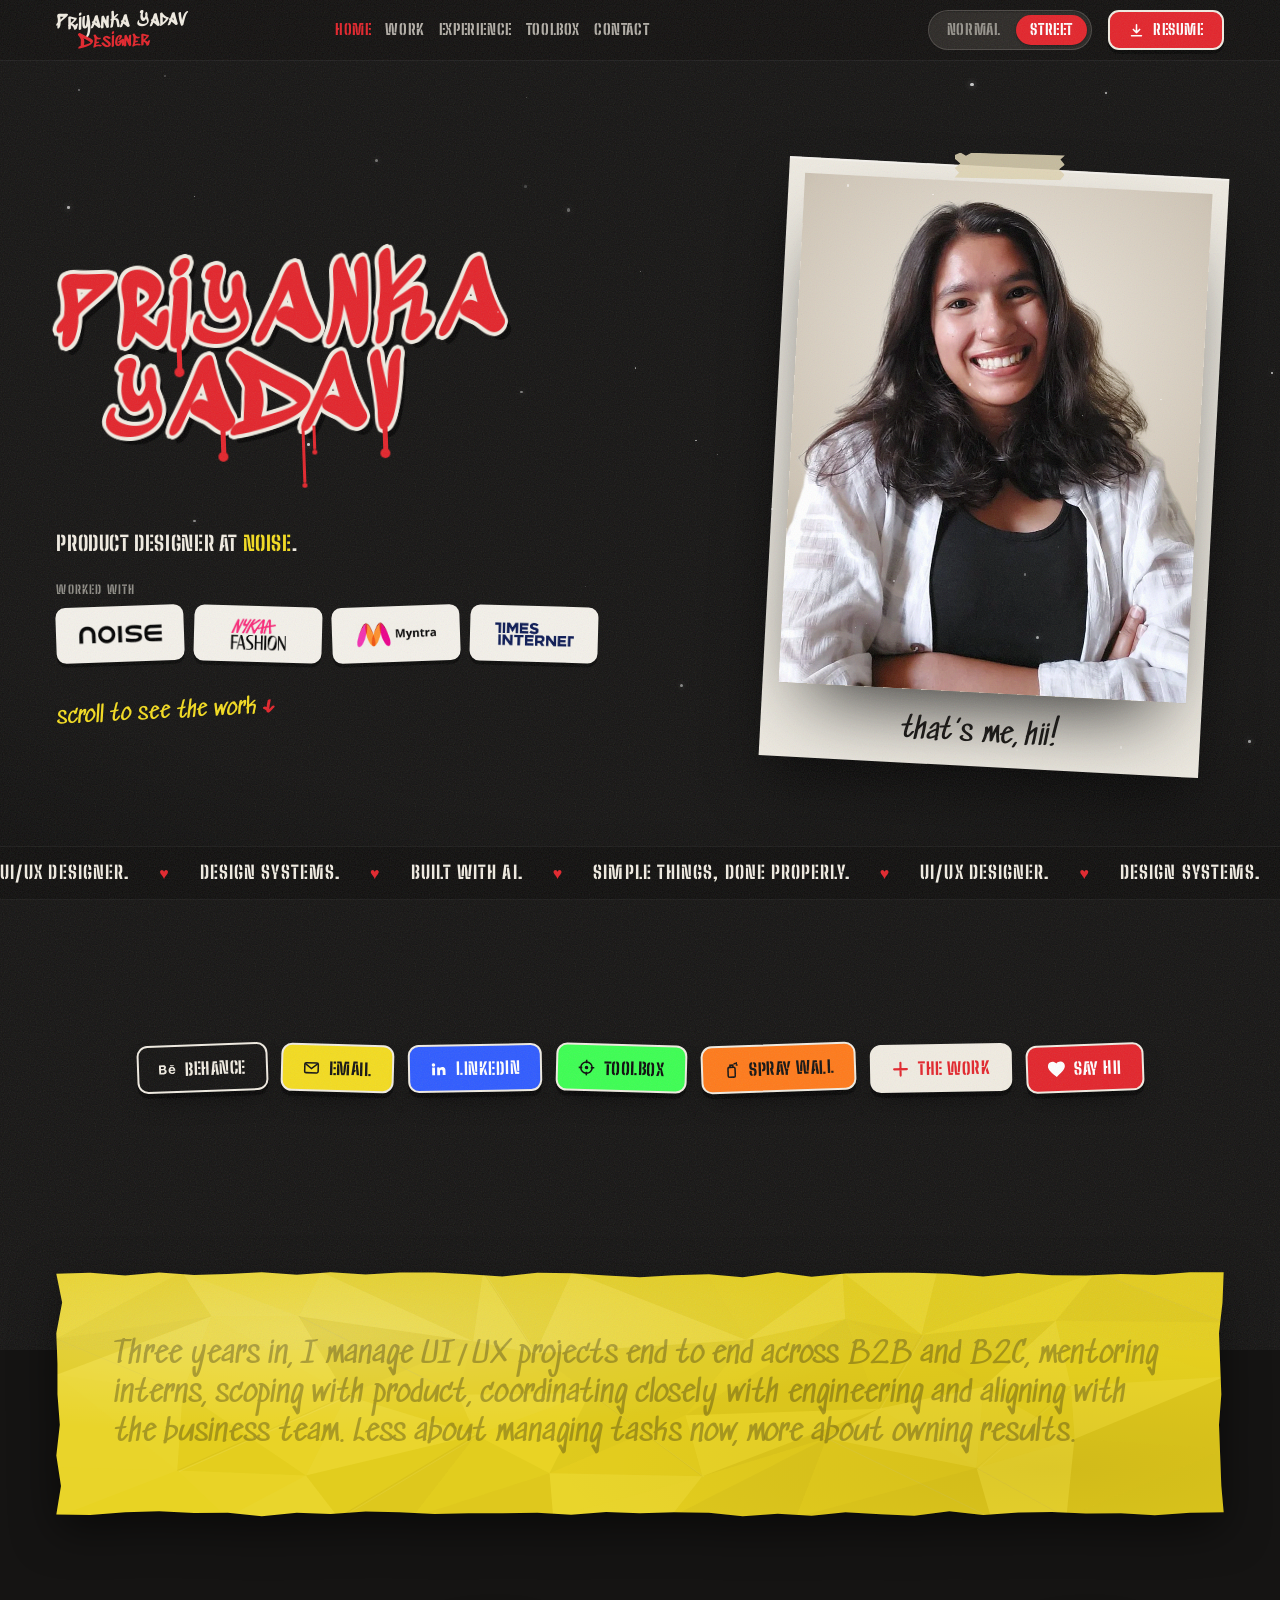
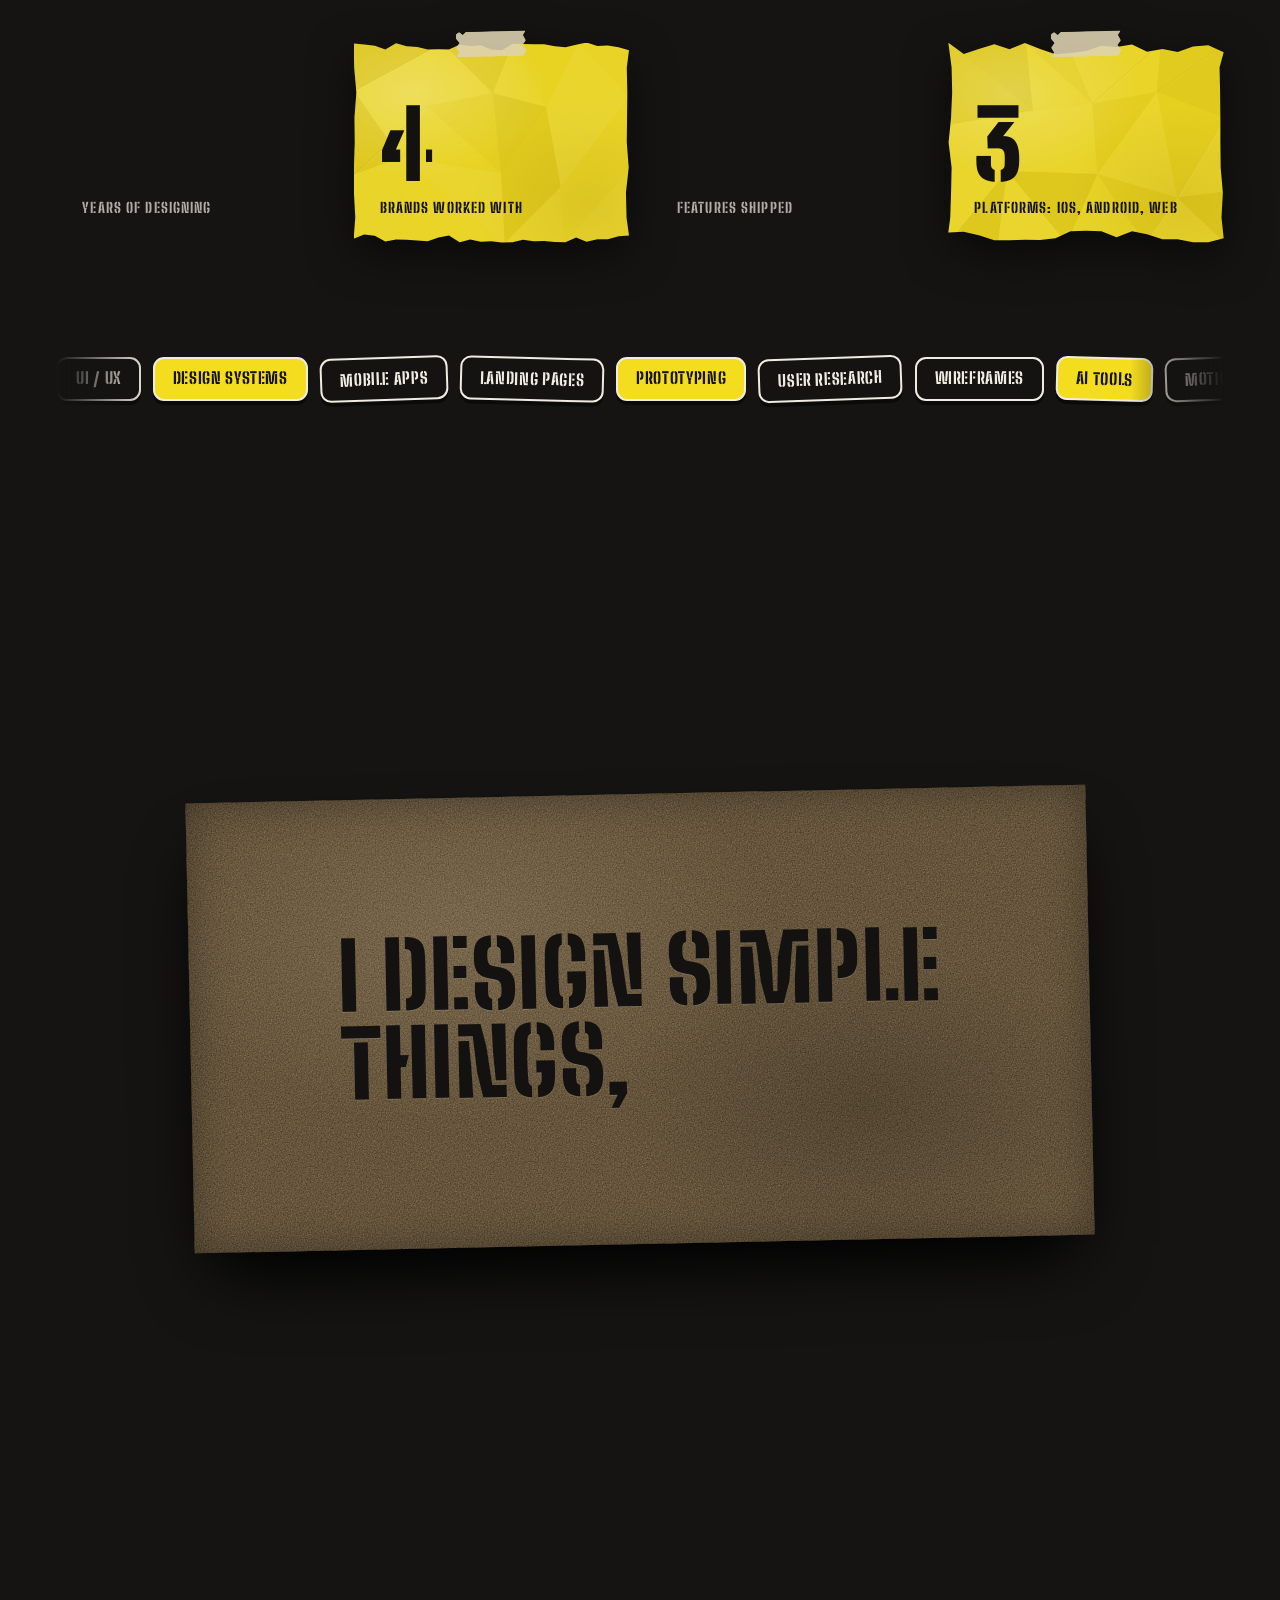
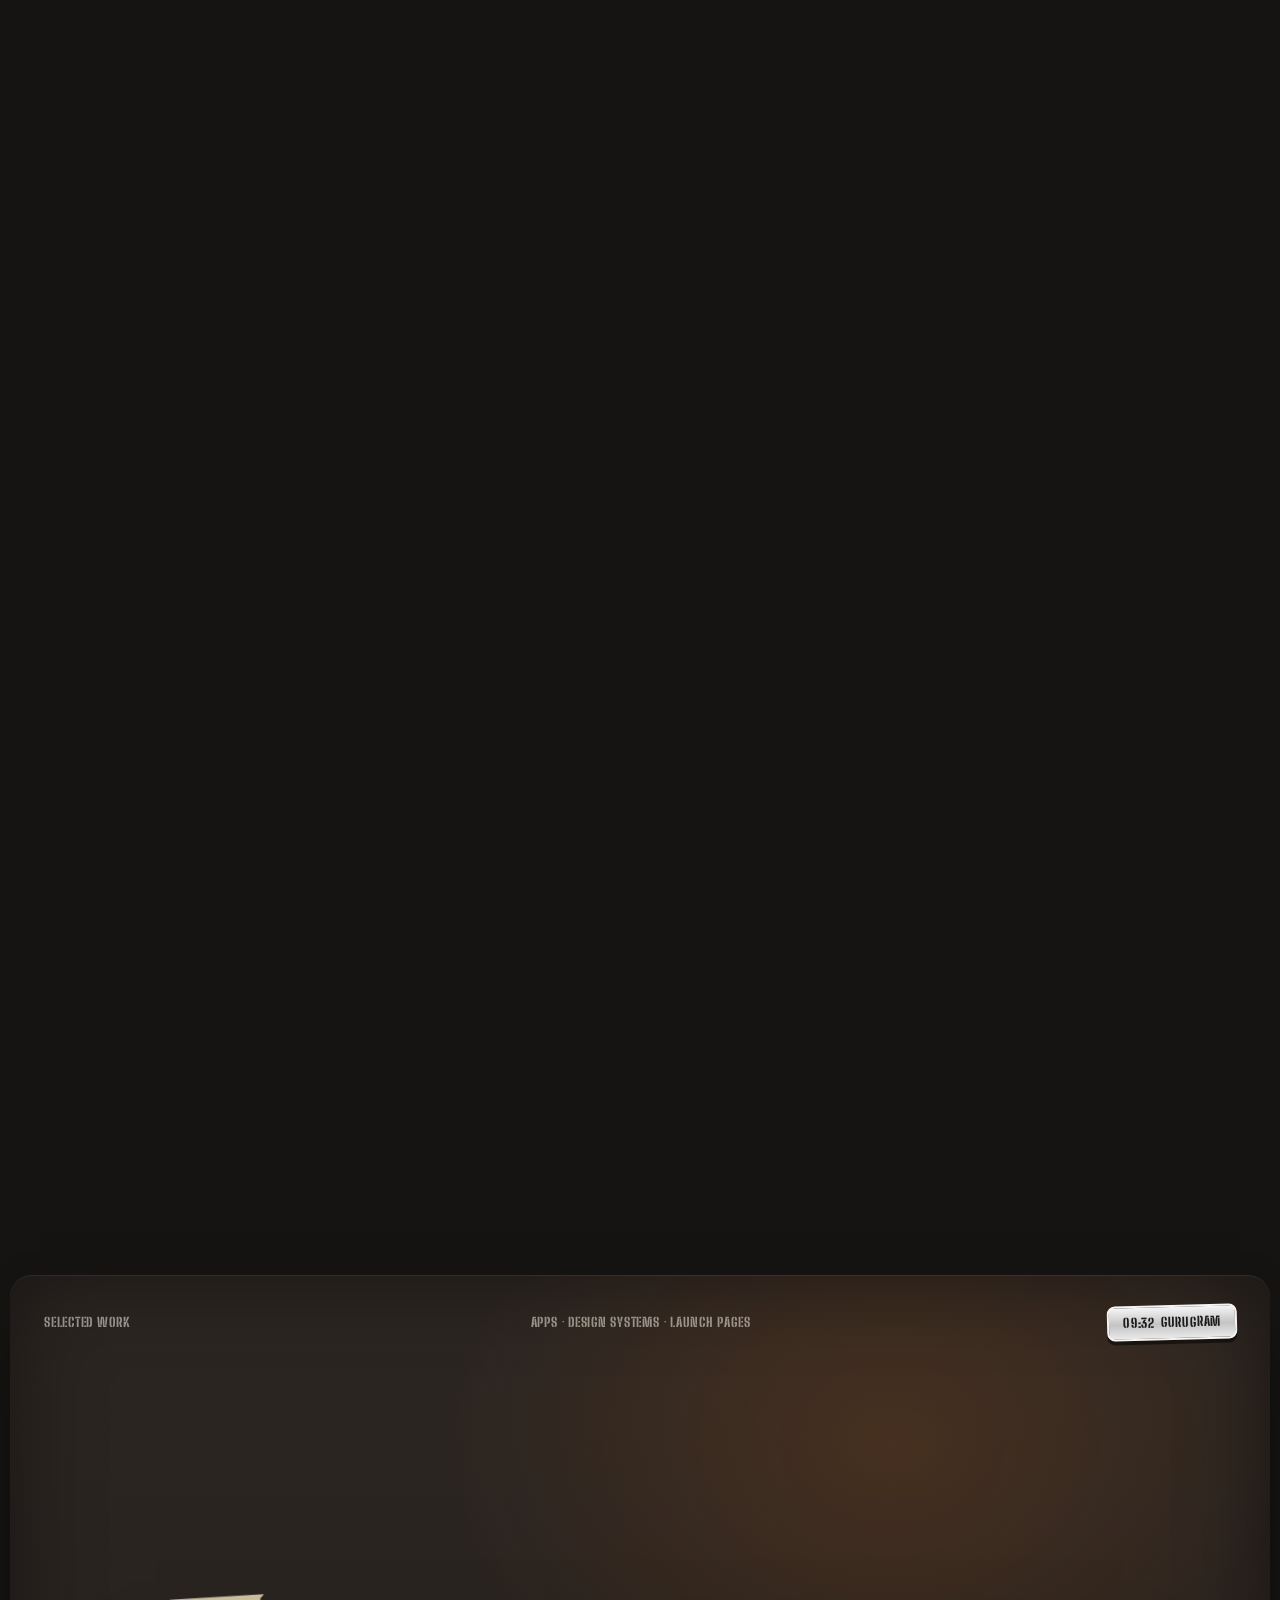
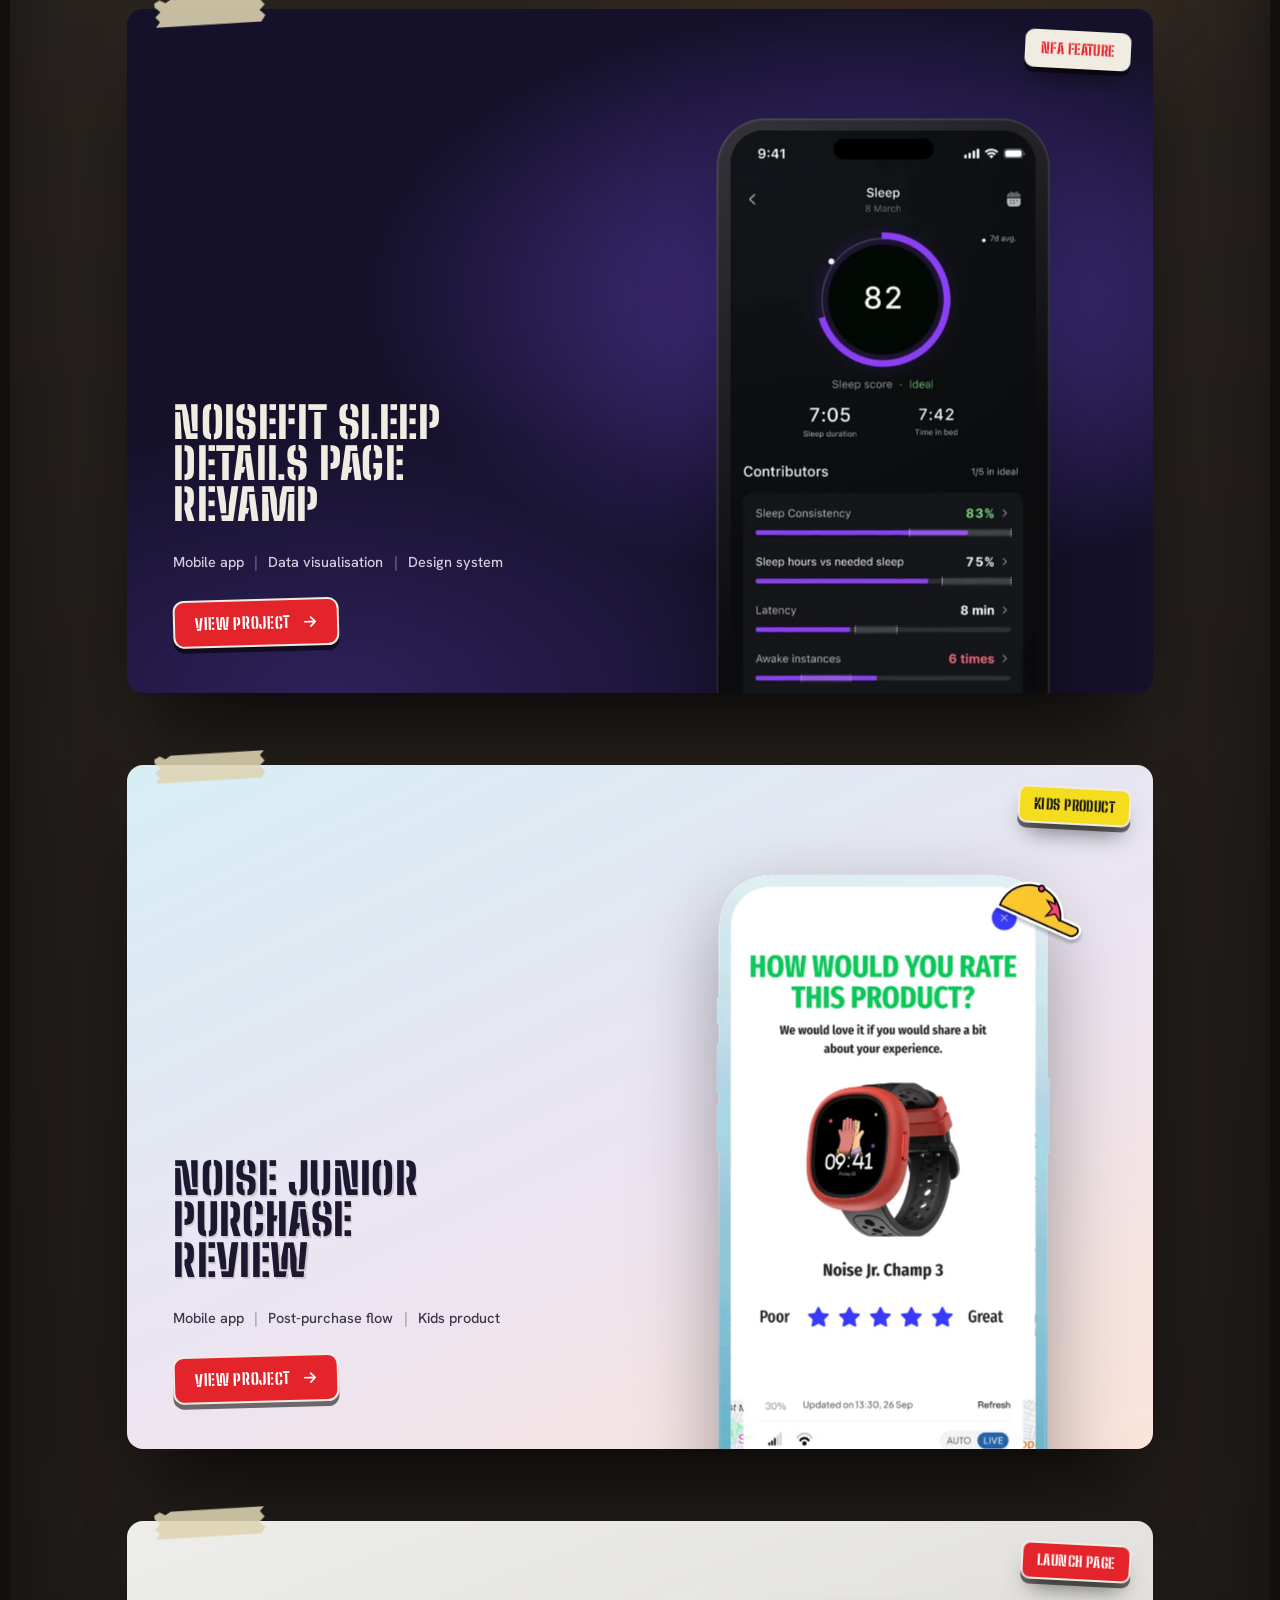
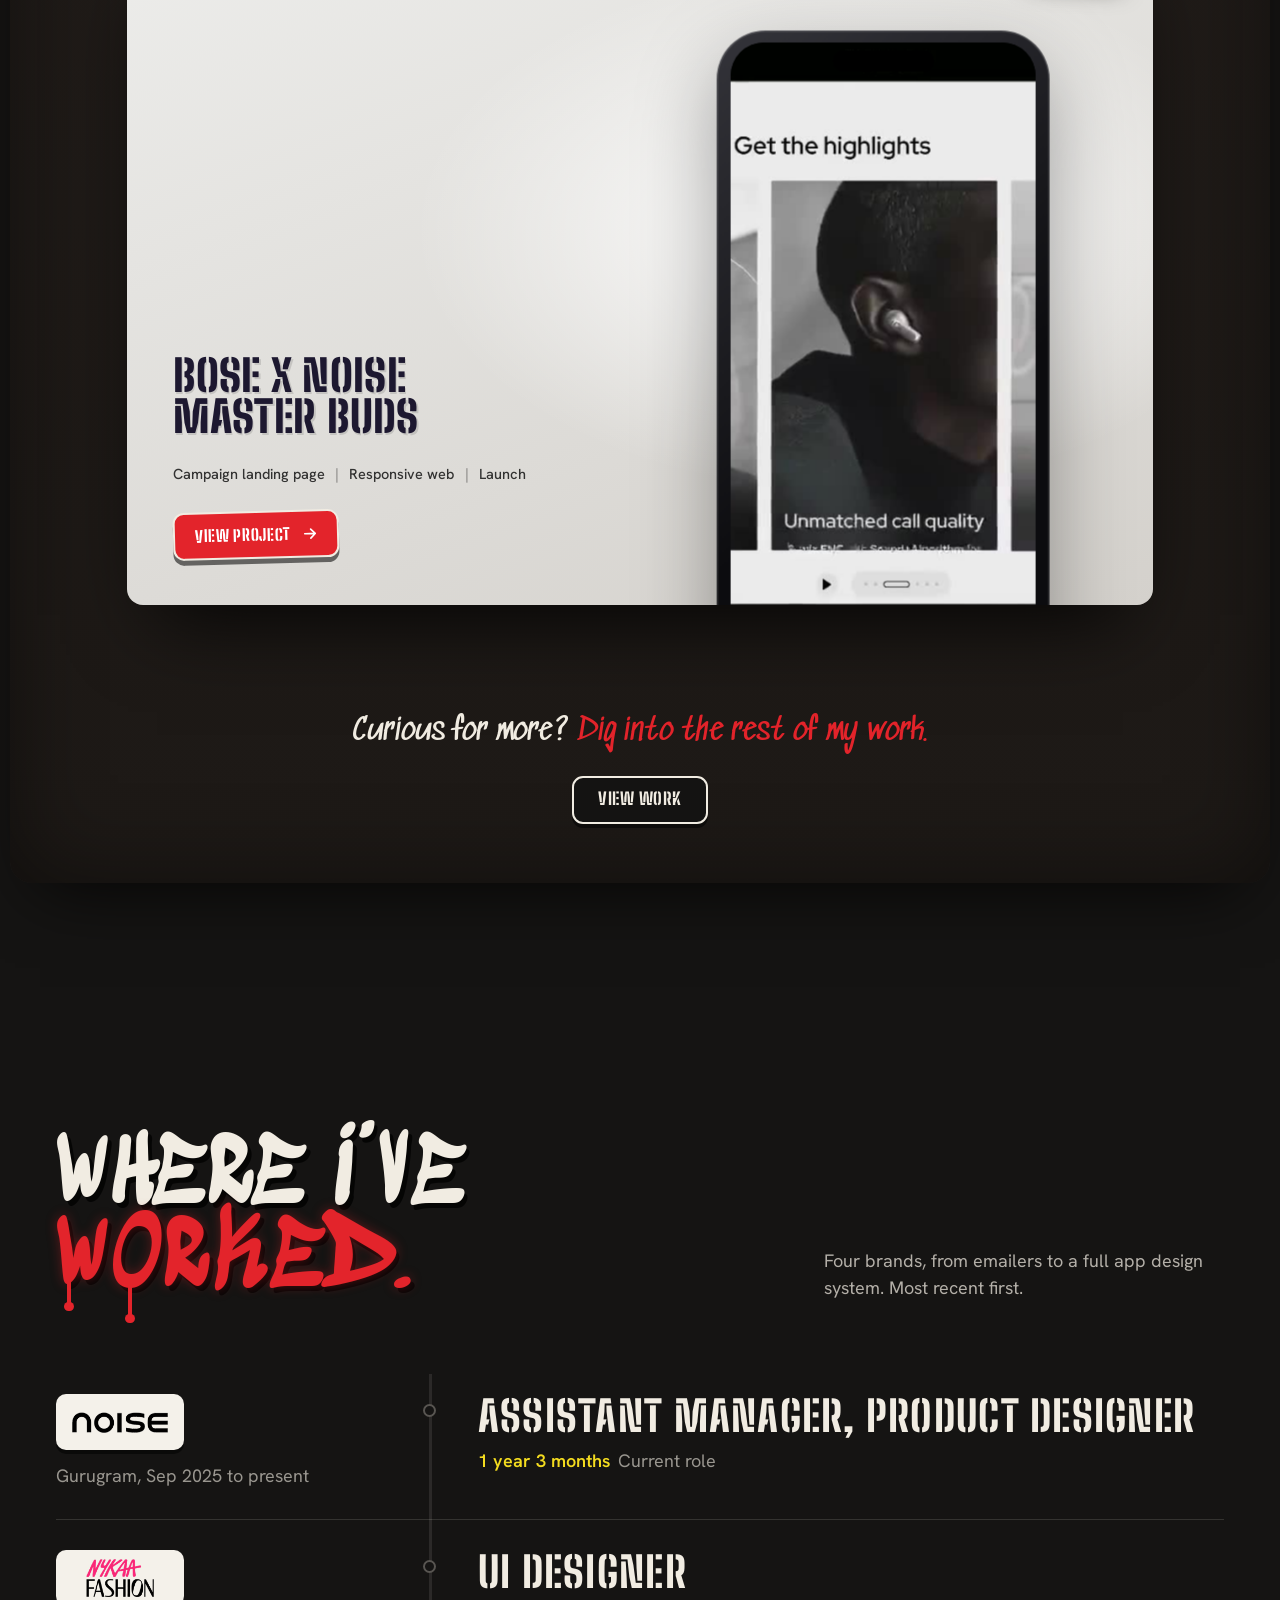
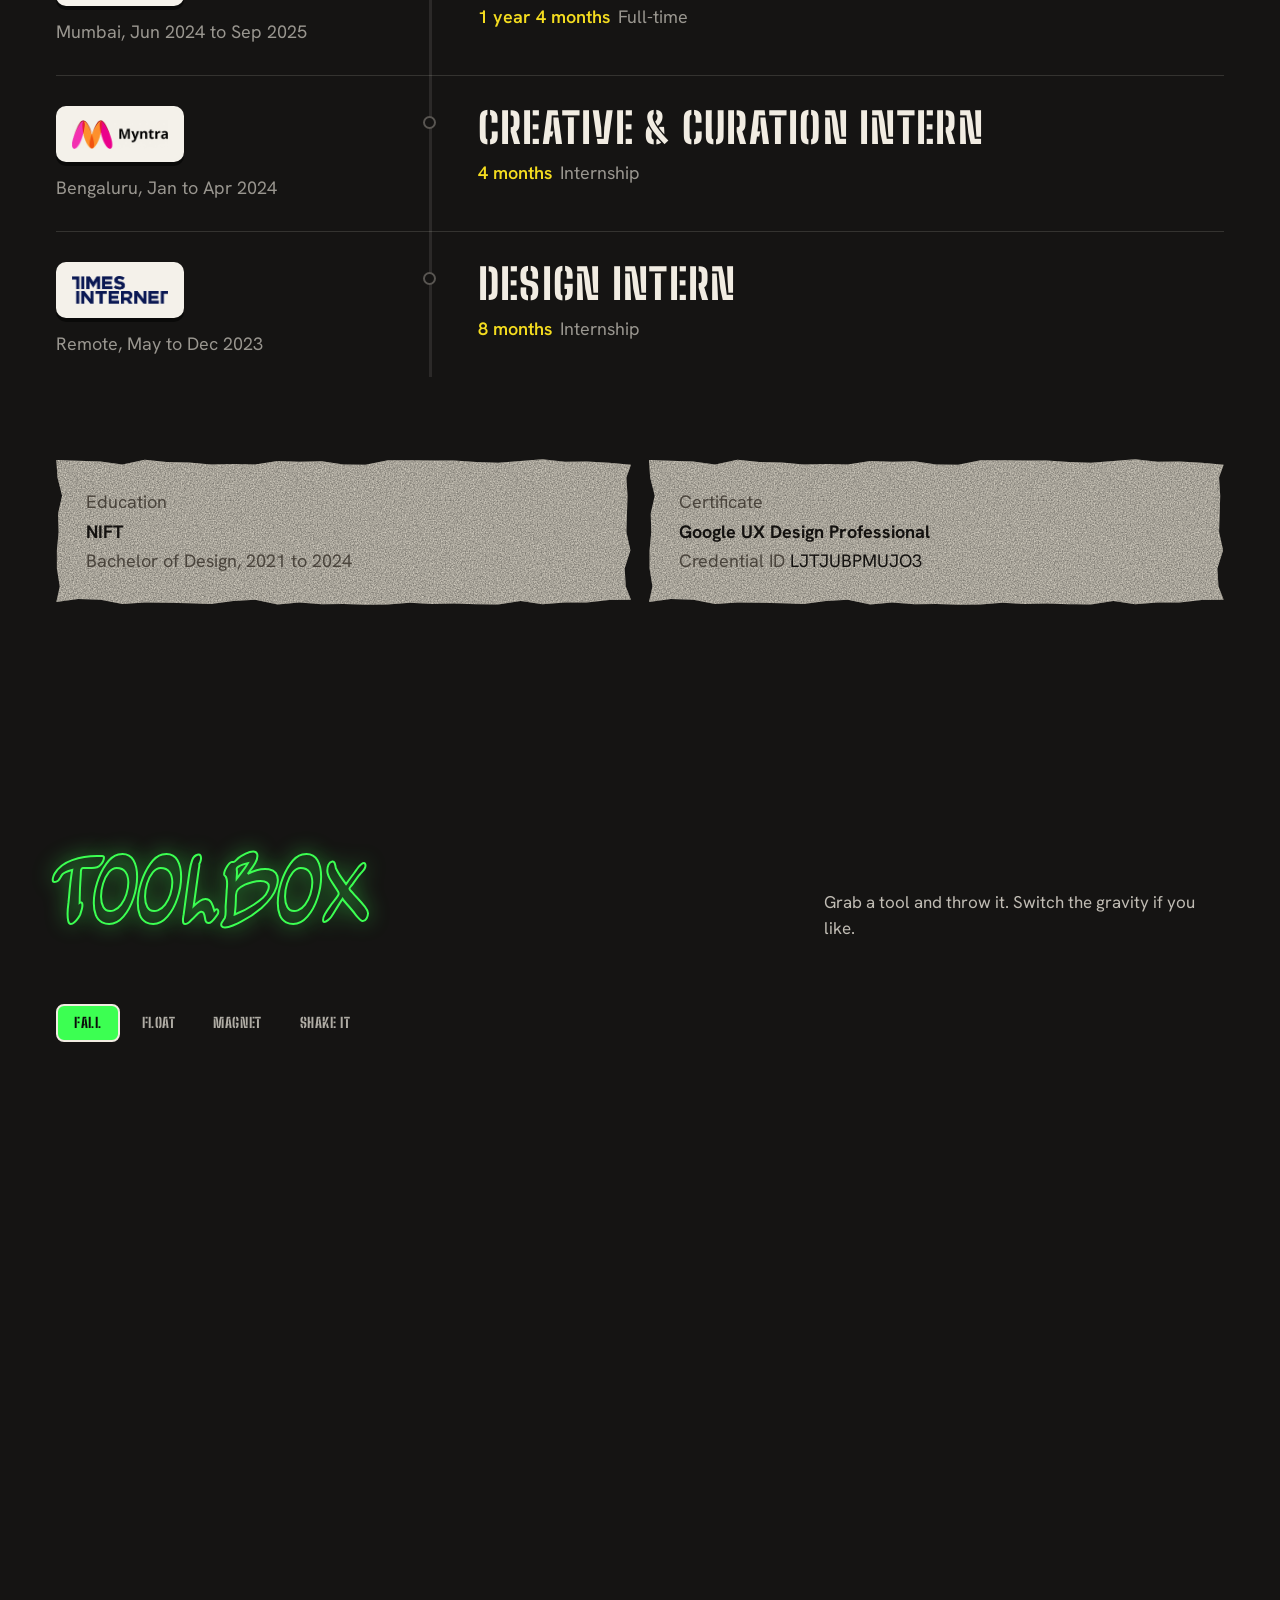
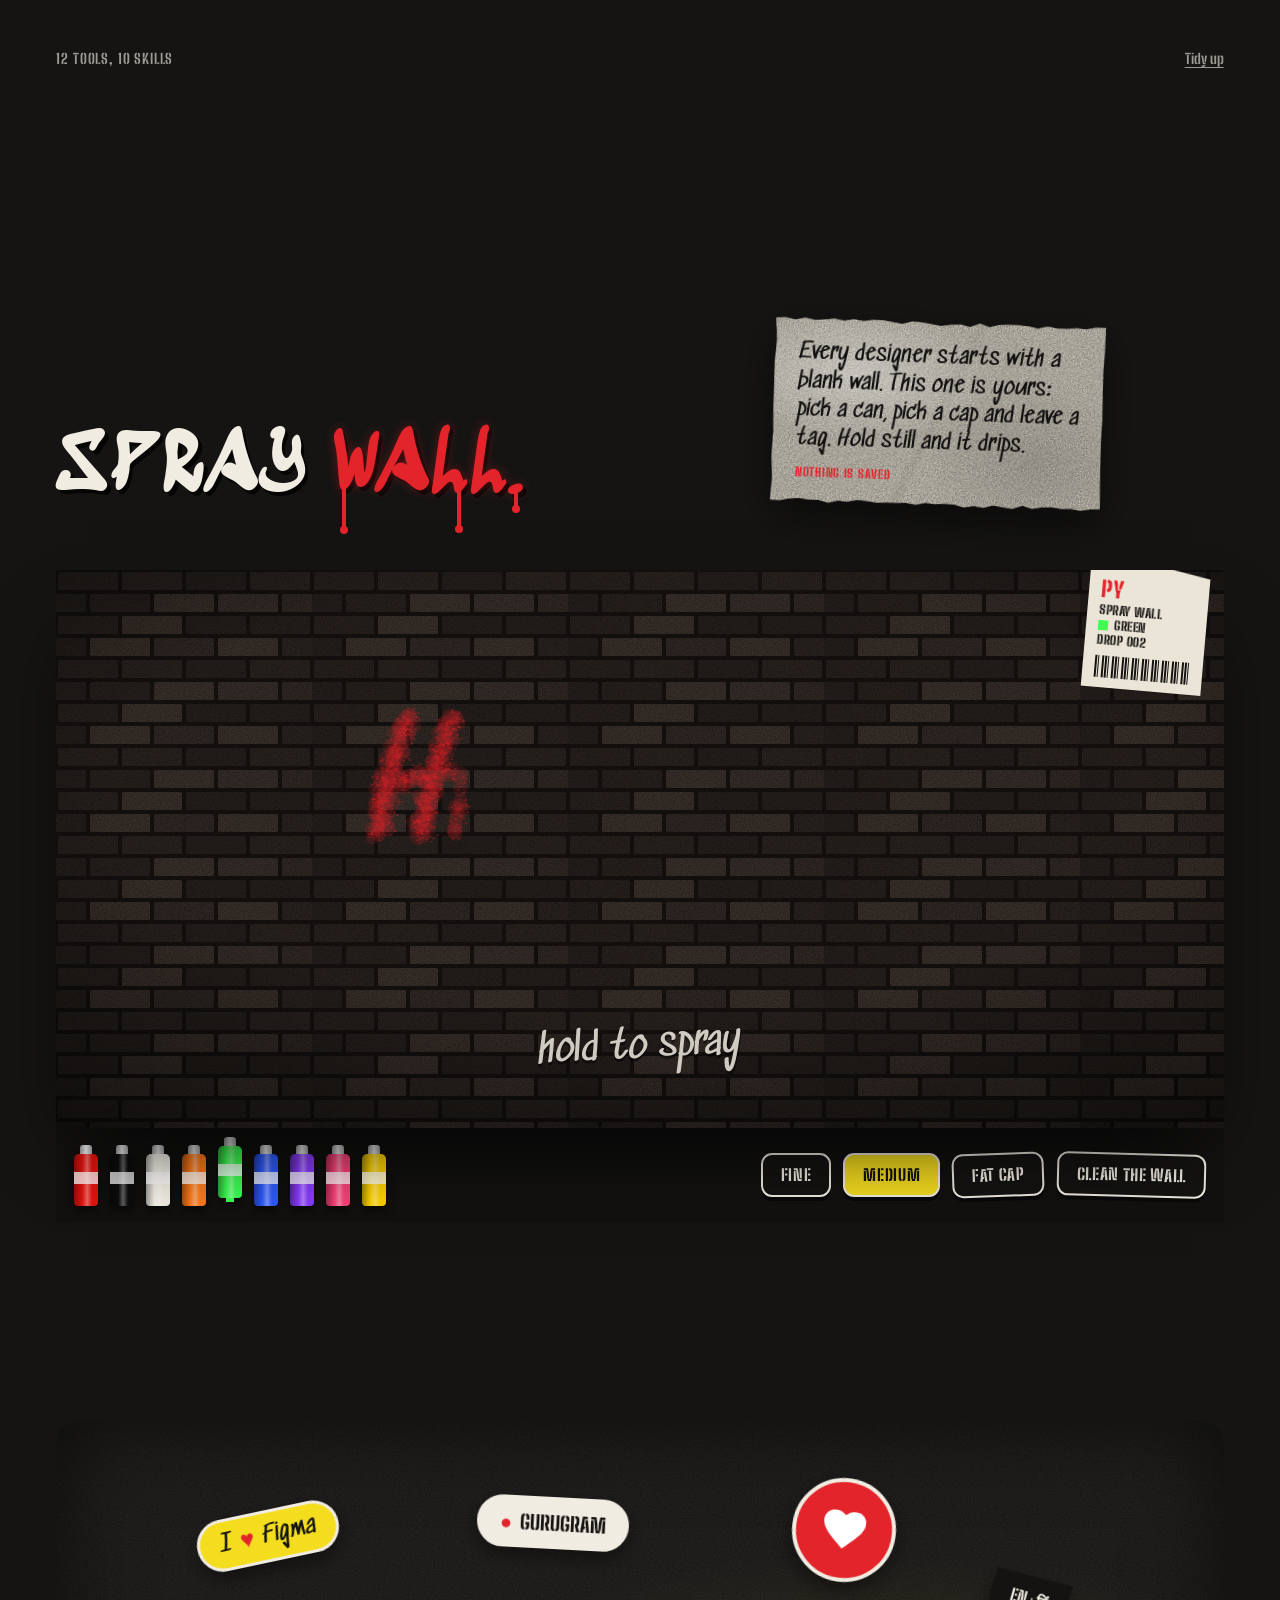
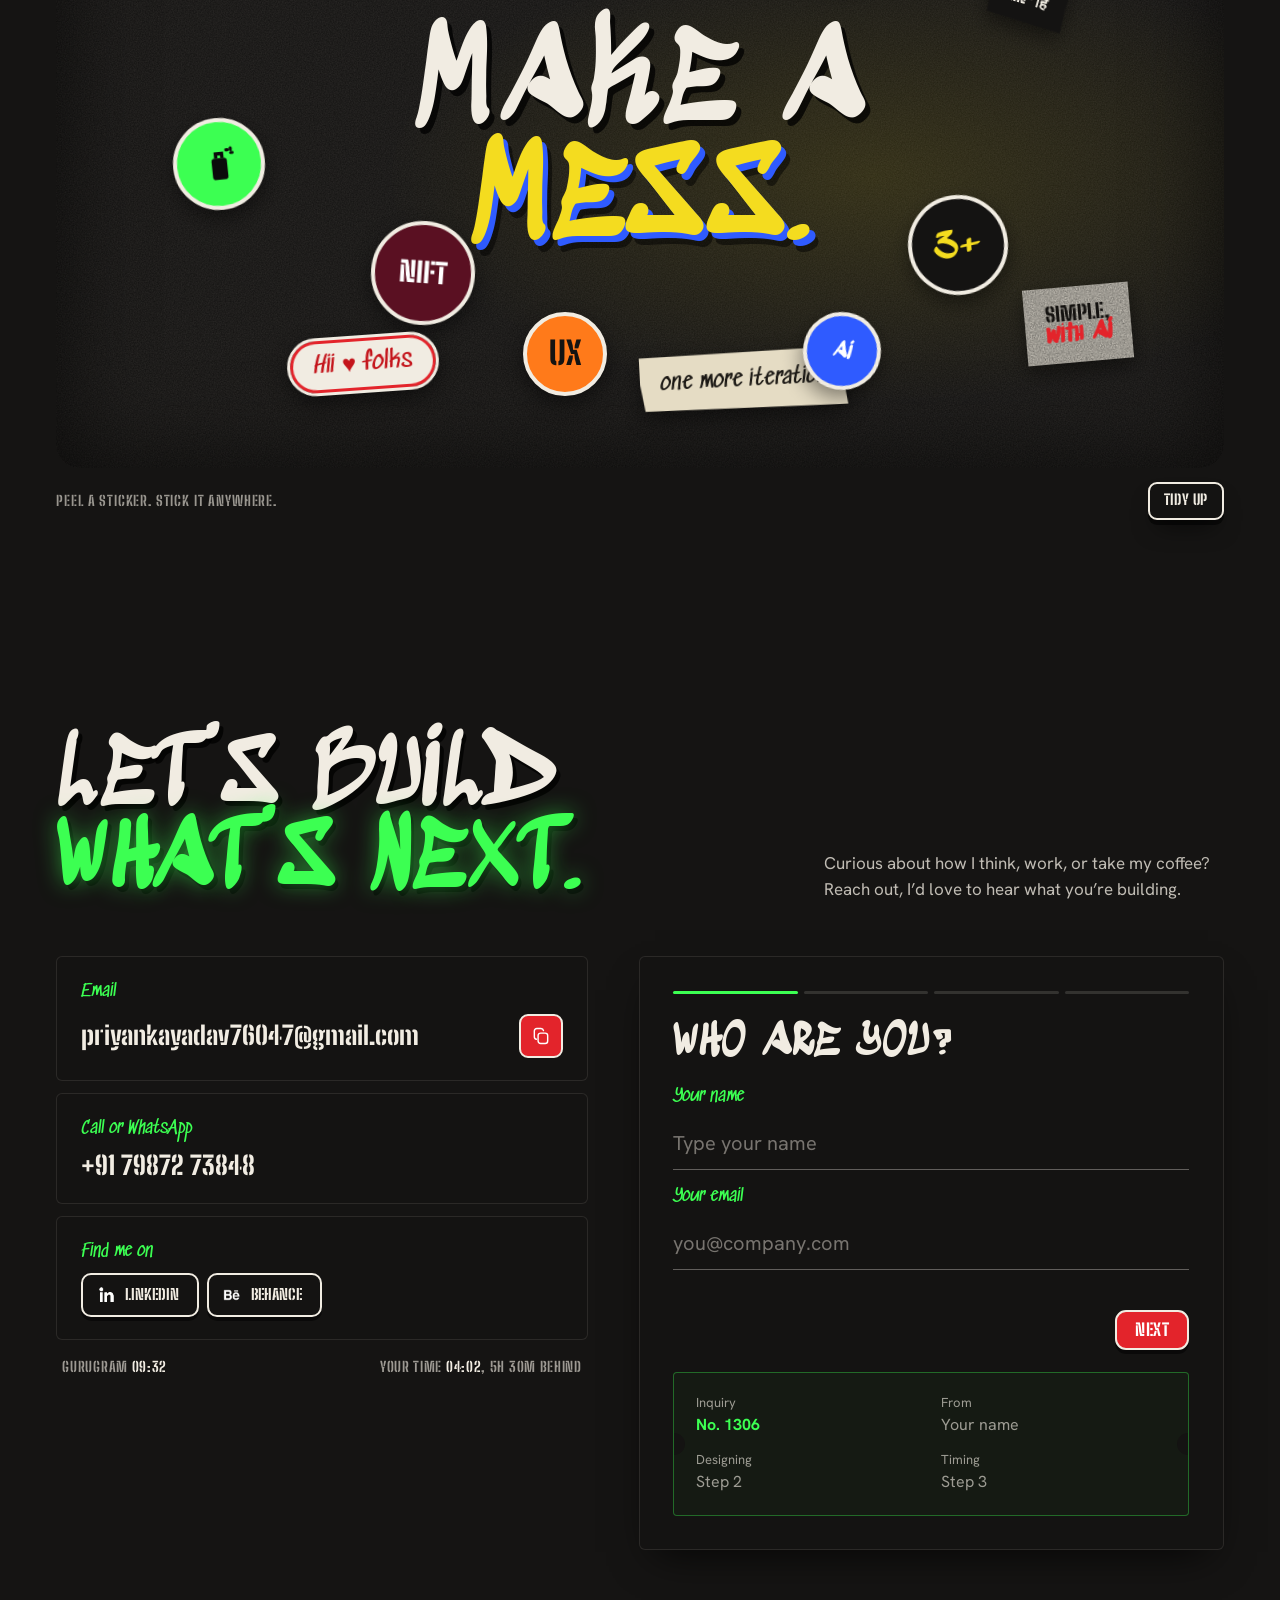
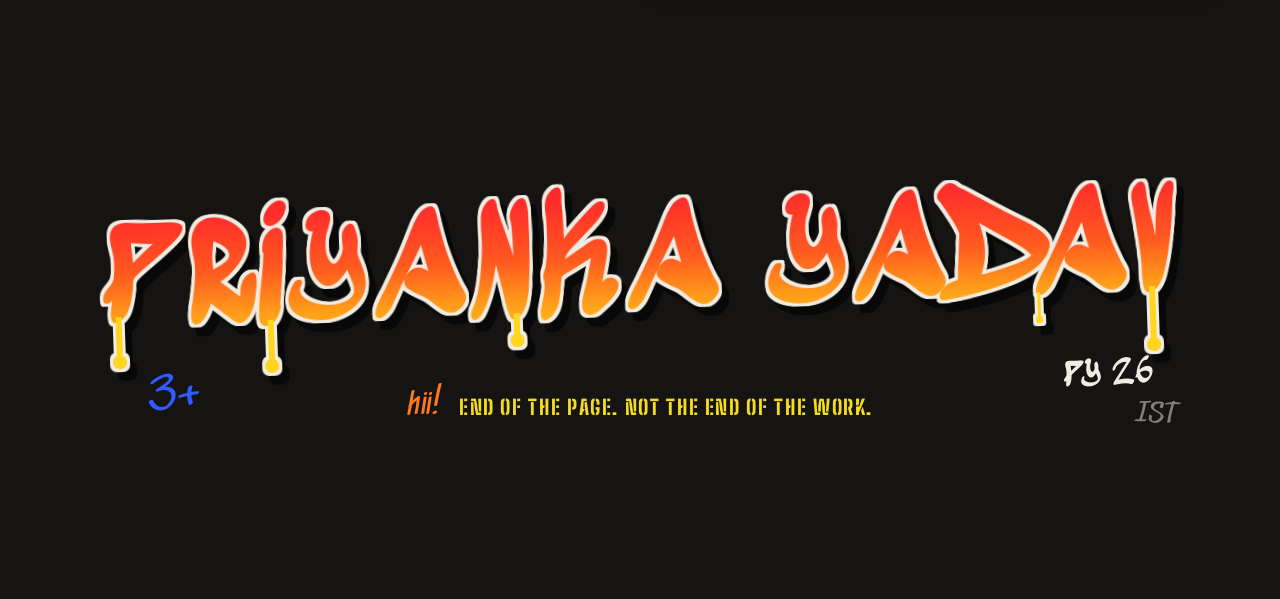
<file: index.html>
<!DOCTYPE html>
<html lang="en" data-edition="street">
<head>
<script>try{history.scrollRestoration="manual"}catch(e){}</script>
<meta charset="UTF-8">
<meta name="viewport" content="width=device-width, initial-scale=1, viewport-fit=cover">
<title>Priyanka Yadav · Product designer</title>
<meta name="description" content="Priyanka Yadav, UI/UX and product designer at Noise, Gurugram. Designing for people, building with AI.">
<link rel="stylesheet" href="css/00-fonts.css">
<link rel="stylesheet" href="css/01-tokens.css">
<link rel="stylesheet" href="css/02-base.css">
<link rel="stylesheet" href="css/03-nav.css">
<link rel="stylesheet" href="css/04-sections.css">
<link rel="stylesheet" href="css/05-street-edition.css">
<link rel="stylesheet" href="css/06-edition-chooser.css">
<link rel="stylesheet" href="css/07-review-panel.css">
<link rel="stylesheet" href="css/08-intro-options.css">
<link rel="stylesheet" href="css/09-street-work-experience.css">
<link rel="stylesheet" href="css/10-case-study.css">
<link rel="stylesheet" href="css/11-nav-polish.css">
<link rel="stylesheet" href="css/12-review-controller.css">
<link rel="stylesheet" href="css/13-responsive.css">
<link rel="stylesheet" href="css/14-normal-mode.css">
</head>
<body>
<div class="amb" aria-hidden="true"><i></i><i></i><i></i></div>
<div class="grain" aria-hidden="true"></div>
<div class="progress" id="progress" aria-hidden="true"></div>
<div class="cur" id="cur" aria-hidden="true"><span id="curLabel">View</span></div>
<div class="cur-dot" id="curDot" aria-hidden="true"></div>
<div class="dust st-only" id="dust" aria-hidden="true"></div>
<canvas class="spray-cv" id="sprayCv" aria-hidden="true"></canvas>
<div class="can" id="can" aria-hidden="true"><svg viewBox="0 0 64 150"><rect x="27" y="0" width="10" height="9" rx="2" fill="#0c0c0c"/><rect x="19" y="7" width="26" height="19" rx="5" fill="#dcd6ca"/><path d="M10 36c0-7 7-11 22-11s22 4 22 11v102c0 7-7 11-22 11s-22-4-22-11Z" fill="#0c0c0c"/><rect x="10" y="60" width="44" height="50" fill="#e0140f"/><text x="32" y="94" text-anchor="middle" font-family="Big Shoulders Display,Impact,sans-serif" font-weight="900" font-size="22" fill="#f4f0e7">PY</text><path d="M17 42c3-5 8-7 15-7" stroke="#fff" stroke-opacity=".35" stroke-width="3" fill="none" stroke-linecap="round"/></svg></div>
<div class="fw" aria-hidden="true"><b style="font-family:'Big Shoulders Stencil','Big Shoulders Stencil Display';font-weight:800">A</b><b style="font-family:'Big Shoulders Stencil','Big Shoulders Stencil Display';font-weight:900">A</b><b style="font-family:'Sedgwick Ave Display'">a</b><b style="font-family:'Sedgwick Ave'">a</b></div>
<div class="chooser" id="chooser" hidden role="dialog" aria-modal="true" aria-labelledby="chTitle">
  <div class="ch-in">
    <p class="ck">Welcome, pick your edition</p>
    <h2 id="chTitle">Same work, two <em>moods.</em></h2>
    <div class="ch-opts">
      <button class="o-gold" data-pick="gold"><span class="art" aria-hidden="true"></span><kbd>N</kbd><b>Normal</b><span class="d">Clean, bright and a little pink.</span></button>
      <button class="o-street" data-pick="street"><span class="lab" aria-hidden="true">Drop 001</span><span class="art" aria-hidden="true">py!</span><kbd>S</kbd><b>Street</b><span class="d">Spray paint, stickers and a lot of red.</span></button>
    </div>
    <p class="cf">You can switch any time from the top bar.</p>
  </div>
</div>

<div class="loader" id="loader" aria-hidden="true">
  <div class="greet"><span>Hello</span><span lang="hi">नमस्ते</span><span>Hii folks!</span></div>
  <div class="ld-foot"><span>Priyanka Yadav</span><span>Product designer, Gurugram</span><div class="ld-bar"><i></i></div></div>
</div>

<div id="phone">
<header class="nav" id="nav">
  <div class="nav-in">
    <a class="brand" href="#home" data-magnet><span class="st-logo" aria-hidden="true"><b>Priyanka Yadav</b><i>Designer</i></span><span class="mono">py</span><span><b>Priyanka Yadav</b><small>Product designer</small></span></a>
    <a class="nav-back" href="#work" data-case-back aria-label="Back to all work"><svg viewBox="0 0 24 24" fill="none" aria-hidden="true"><path d="M19 12H5m6-6-6 6 6 6" stroke="currentColor" stroke-width="2.2" stroke-linecap="round" stroke-linejoin="round"/></svg></a>
    <nav class="links" aria-label="Primary">
      <a href="#home" data-sec="home">Home</a>
      <a href="#work" data-sec="work">Work</a>
      <a href="#experience" data-sec="experience">Experience</a>
      <a href="#toolbox" data-sec="toolbox">Toolbox</a>
      <a href="#contact" data-sec="contact">Contact</a>
    </nav>
    <div class="tools-nav">
      <span class="pathchip" id="pathChip">Here for: <b></b><button type="button" data-act="clearpath" aria-label="Clear">✕</button></span>
      <button class="ed" id="edBtn" aria-label="Switch between normal mode and street mode"><span data-e="gold">Normal</span><span data-e="street">Street</span></button>
      <button class="snd" id="sndBtn" hidden aria-pressed="false" aria-label="Sound effects" title="Sound effects">
        <svg viewBox="0 0 18 18" class="bars" aria-hidden="true"><rect x="1" y="3" width="2.4" height="12" rx="1.2" fill="currentColor"/><rect x="5.5" y="3" width="2.4" height="12" rx="1.2" fill="currentColor"/><rect x="10" y="3" width="2.4" height="12" rx="1.2" fill="currentColor"/><rect x="14.5" y="3" width="2.4" height="12" rx="1.2" fill="currentColor"/></svg>
      </button>
      <a class="btn gold sm nav-cv" href="/assets/files/Priyanka_Yadav_Resume.pdf" data-resume download="Priyanka_Yadav_Resume.pdf"><svg viewBox="0 0 24 24" fill="none" aria-hidden="true"><path d="M12 4v11m0 0l-4.5-4.5M12 15l4.5-4.5M5 19.5h14" stroke="currentColor" stroke-width="2.2" stroke-linecap="round" stroke-linejoin="round"/></svg><span class="cv-full">Download resume</span><span class="cv-short">Resume</span></a>
      <button class="burger" id="burger" aria-label="Open menu" aria-expanded="false" aria-controls="mmenu"><span></span><span></span><span></span></button>
    </div>
  </div>
</header>
<nav class="mmenu" id="mmenu" aria-label="Menu">
  <a href="#home">Home</a><a href="#work">Work</a><a href="#experience">Experience</a><a href="#toolbox">Toolbox</a><a href="#contact">Contact</a>
  <div class="mm-tools"><button class="ed" id="edBtn2" aria-label="Switch between normal mode and street mode"><span data-e="gold">Normal</span><span data-e="street">Street</span></button><a class="btn gold sm nav-cv mm-cv" href="/assets/files/Priyanka_Yadav_Resume.pdf" data-resume download="Priyanka_Yadav_Resume.pdf"><svg viewBox="0 0 24 24" fill="none" aria-hidden="true"><path d="M12 4v11m0 0l-4.5-4.5M12 15l4.5-4.5M5 19.5h14" stroke="currentColor" stroke-width="2.2" stroke-linecap="round" stroke-linejoin="round"/></svg>Download resume</a></div>
</nav>

<main id="top">
<!-- ============ INTRO OPTION 1: work first ============ -->
<section class="st-only io-o1 o1-reel" id="homeO1" aria-label="Home, the work reel">
  <div class="o1-pin">
    <div class="o1-left">
      <div class="lay on" data-ph="0">
        <h1 class="graf throw o1-name spr" data-drips="5"><span>Priyanka</span><span>Yadav</span></h1>
        <p class="o1-line">Product designer at <b>Noise</b>.</p>
        <div class="ctas"><button class="sb red" data-o1="1" type="button" style="--rt:-2deg">See the work</button><a class="sb dark" href="#contact" style="--rt:1.5deg">Let’s talk</a></div>
        <div class="worked"><p>Worked with</p><div><span><i class="logo lg-noise" style="width:92px" role="img" aria-label="Noise"></i></span><span><i class="logo lg-nykaa" style="width:54px" role="img" aria-label="Nykaa Fashion"></i></span><span><i class="logo lg-myntra" style="width:80px" role="img" aria-label="Myntra"></i></span><span><i class="logo lg-times" style="width:70px" role="img" aria-label="Times Internet"></i></span></div></div>
        <p class="hint2">scroll to flick through the work <b style="color:var(--s-red)">↓</b></p>
      </div>
      <div class="lay" data-ph="1"><p class="pcount"><b>01</b>/ 03 · NoiseFit app</p><h2 class="graf cream ptitle">NoiseFit sleep details page revamp</h2><p class="pdesc">A calmer way to read a night’s sleep: one score up top, and the contributors that shaped it right below.</p><div class="ptags"><span>Mobile app</span><span>Data visualisation</span><span>Design system</span></div><div class="ctas"><a class="sb red sm" href="#work">View case study</a><button class="sb dark sm" data-o1="next" type="button">Next project ↓</button></div></div><div class="lay" data-ph="2"><p class="pcount"><b>02</b>/ 03 · Noise Junior</p><h2 class="graf cream ptitle">Noise junior purchase review</h2><p class="pdesc">A bright, friendly review moment for the Noise Jr. Champ 3: one product, one question, five stars.</p><div class="ptags"><span>Mobile app</span><span>Post-purchase flow</span><span>Kids product</span></div><div class="ctas"><a class="sb red sm" href="#work">View case study</a><button class="sb dark sm" data-o1="next" type="button">Next project ↓</button></div></div><div class="lay" data-ph="3"><p class="pcount"><b>03</b>/ 03 · gonoise.com</p><h2 class="graf cream ptitle">Bose X Noise master buds</h2><p class="pdesc">The launch page for Master Buds with sound by Bose: big imagery, highlight carousels and a clear path to buy.</p><div class="ptags"><span>Launch page</span><span>Responsive web</span><span>Campaign</span></div><div class="ctas"><a class="sb red sm" href="#work">View case study</a><a class="sb dark sm" href="#work">All the work ↓</a></div></div>
    </div>
    <div class="o1-right">
      <div class="dev3"><div class="scrs">
        <div class="rscr on" data-s="0"><video muted loop playsinline preload="none" data-from=".c1 video" aria-hidden="true"></video></div>
        <div class="rscr" data-s="1"><img src="assets/images/projects/noise-junior-review-screen.jpg" alt="Noise Junior review screen"></div>
        <div class="rscr" data-s="2"><video muted loop playsinline preload="none" data-from=".c3 video" aria-hidden="true"></video></div>
      </div></div>
      <div class="ptag"><span class="sb white sm">NFA Feature</span></div>
    </div>
    <div class="o1-rail"><button data-o1="1" type="button"><span>01 NoiseFit app</span><i><u></u></i></button><button data-o1="2" type="button"><span>02 Noise Junior</span><i><u></u></i></button><button data-o1="3" type="button"><span>03 gonoise.com</span><i><u></u></i></button></div>
  </div>
</section>
<section class="st-only io-o1 wrap o1-after" aria-label="About, short">
  <figure class="polaroid"><i class="tape tc"></i><div class="rf"><img data-portrait src="assets/images/photos/gurugram-portrait.webp" alt="Portrait of Priyanka Yadav"></div><figcaption>that’s me, hii!</figcaption></figure>
  <div><h2 class="graf sth2 sm"><span class="cream spr">That’s the</span><span class="redg spr" data-drips="2">reel.</span></h2>
    <p class="pdesc">I’m Priyanka, Assistant Manager, Product Designer at Noise in Gurugram. NIFT graduate, three years in, and I use AI to get to simple faster.</p>
    <div class="ctas"><a class="sb yellow" href="#experience">Read my story</a><a class="sb dark" href="https://www.behance.net/priyankayadav40" target="_blank" rel="noopener">All projects on Behance</a></div>
    <div class="edst-row"><button class="edst" data-act="edswap" aria-label="Switch to normal mode"><span>Normal</span><span class="on">Street</span></button>prefer it calm? try normal mode</div>
  </div>
</section>

<!-- ============ INTRO OPTION 2: pick your path ============ -->
<section class="st-only io-o2 wrap o2-hero" id="homeO2" aria-label="Home, pick your path">
  <figure class="o2-pol"><i class="tape tc" style="--tw:70px"></i><div class="rf"><img data-portrait src="assets/images/photos/gurugram-portrait.webp" alt="Portrait of Priyanka Yadav"></div><figcaption>Priyanka, Gurugram</figcaption></figure>
  <h1 class="graf o2-hi"><span class="l1 cream spr">Hii, I’m Priyanka.</span><span class="l2"><span class="cream spr">I design</span><span class="rot" aria-live="polite"><span class="w go" id="rotWord">apps.</span></span></span></h1>
  <p class="o2-sub">Product designer at Noise, Gurugram. What brings you here?</p>
  <div class="paths"><button class="path hire" data-path="hire" type="button"><svg viewBox="0 0 24 24" fill="none" stroke="currentColor" stroke-width="2.2" stroke-linejoin="round"><rect x="3" y="7" width="18" height="13" rx="2"/><path d="M9 7V4h6v3M3 12h18"/></svg><b>I’m hiring</b><span>Experience and work, the one-minute version.</span><i aria-hidden="true">→</i></button><button class="path proj" data-path="proj" type="button"><svg viewBox="0 0 24 24" fill="none" stroke="currentColor" stroke-width="2.2" stroke-linecap="round" stroke-linejoin="round"><path d="M4 20l4-1L19 8l-3-3L5 16z"/><path d="M14 7l3 3"/></svg><b>I’ve got a project</b><span>Start a brief in four short steps.</span><i aria-hidden="true">→</i></button><button class="path look" data-path="look" type="button"><svg viewBox="0 0 24 24" fill="none" stroke="currentColor" stroke-width="2.2"><circle cx="11" cy="11" r="7"/><path d="m20 20-4-4" stroke-linecap="round"/></svg><b>Just looking around</b><span>Spray the wall, peel some stickers.</span><i aria-hidden="true">→</i></button></div>
  <p class="orscroll">or just scroll <b>↓</b></p>
  <div class="edst-row"><button class="edst" data-act="edswap" aria-label="Switch to normal mode"><span>Normal</span><span class="on">Street</span></button>prefer it calm? try normal mode</div>
</section>
<section class="st-only io-o2 sec" id="pHire" aria-label="The short version"><div class="wrap">
  <div class="sh"><div><p class="lbl">For hiring teams</p><h2 class="graf sth2 sm"><span class="cream spr">The short</span><span class="redg spr" data-drips="2">version.</span></h2></div><p>Everything a hiring manager asks first, on one card.</p></div>
  <div class="resume">
    <div class="paper rcard"><i class="tape tl"></i><i class="tape tr"></i><h3>Priyanka Yadav</h3><p class="r">Assistant Manager, Product Designer · Noise</p>
      <dl><dt>Experience</dt><dd>3+ years across B2B and B2C</dd><dt>Based in</dt><dd>Gurugram, India</dd><dt>Education</dt><dd>NIFT, Bachelor of Design, 2024</dd><dt>Certificate</dt><dd>Google UX Design Professional</dd><dt>Strengths</dt><dd>Mobile apps, design systems, campaign pages, AI-assisted workflow</dd></dl>
      <div class="ctas"><a class="sb red sm" href="mailto:priyankayadav76047@gmail.com">Email me</a><a class="sb dark sm" href="#work">See the work ↓</a></div></div>
    <div class="rtl">
      <div><i class="logo lg-noise" role="img" aria-label="Noise"></i><span><b>Product Designer</b><small>Sep 2025 to now</small></span></div>
      <div><i class="logo lg-nykaa" role="img" aria-label="Nykaa Fashion"></i><span><b>UI Designer</b><small>Jun 2024 to Sep 2025</small></span></div>
      <div><i class="logo lg-myntra" role="img" aria-label="Myntra"></i><span><b>Creative &amp; curation intern</b><small>Jan to Apr 2024</small></span></div>
      <div><i class="logo lg-times" role="img" aria-label="Times Internet"></i><span><b>Design intern</b><small>May to Dec 2023</small></span></div>
    </div>
  </div>
</div></section>

<!-- ============ STREET EDITION: hero ============ -->
<section class="st-hero st-only io-cur" id="homeSt" aria-label="Home">
  <div class="sth-grid">
    <div class="sth-left">
      <h1 class="graf throw o1-name spr" data-drips="5" data-dc="#e3242b"><span>Priyanka</span><span>Yadav</span></h1>
      <p class="o1-line">Product designer at <b>Noise</b>.</p>
      
      <div class="worked color"><p>Worked with</p><div><span><i class="logo lg-noise" style="width:84px;height:18px" role="img" aria-label="Noise"></i></span><span><i class="logo lg-nykaa" style="width:56px;height:31px" role="img" aria-label="Nykaa Fashion"></i></span><span><i class="logo lg-myntra" style="width:79px;height:24px" role="img" aria-label="Myntra"></i></span><span><i class="logo lg-times" style="width:80px;height:23px" role="img" aria-label="Times Internet"></i></span></div></div>
      <p class="hint2">scroll to see the work <b style="color:var(--s-red)">↓</b></p>
    </div>
    <figure class="sth-photo pol">
      <div class="polaroid hero-pol"><i class="tape tc"></i><div class="rf nat"><img data-portrait src="assets/images/photos/gurugram-portrait.webp" alt="Portrait of Priyanka Yadav"></div><p class="pcap">that’s me, hii!</p></div>
      
    </figure>
  </div>
  <div class="st-strip" aria-hidden="true"><div class="row"><span>UI/UX designer. <b>♥</b> Design systems. <b>♥</b> Built with AI. <b>♥</b> Simple things, done properly. <b>♥</b></span><span>UI/UX designer. <b>♥</b> Design systems. <b>♥</b> Built with AI. <b>♥</b> Simple things, done properly. <b>♥</b></span></div></div>
  
</section>

<section class="st-only st-links" id="links" aria-label="Quick links">
  <a class="sb dark" href="https://www.behance.net/priyankayadav40" target="_blank" rel="noopener"><svg viewBox="0 0 24 24" aria-hidden="true"><path fill="currentColor" d="M8.2 11.3c1.1-.5 1.7-1.3 1.7-2.5C9.9 6.5 8.2 5.6 6 5.6H0v12.8h6.2c2.3 0 4.5-1.1 4.5-3.7 0-1.6-.8-2.8-2.5-3.4ZM2.8 7.8h2.6c1 0 1.9.3 1.9 1.4 0 1.1-.7 1.5-1.7 1.5H2.8V7.8Zm2.9 8.4H2.8v-3.5h3c1.2 0 2 .5 2 1.8 0 1.3-.9 1.7-2.1 1.7ZM18.4 8.2c-3 0-5 2.2-5 5.1 0 3 1.9 5.1 5 5.1 2.3 0 3.8-1 4.5-3.3h-2.3c-.3.8-1.3 1.3-2.1 1.3-1.6 0-2.4-.9-2.4-2.5H23c.2-3.1-1.6-5.7-4.6-5.7Zm-2.3 4c.1-1.3.9-2.1 2.2-2.1 1.3 0 2 .8 2.1 2.1h-4.3ZM15.6 5.9h5.4v1.3h-5.4z"/></svg>Behance</a>
  <a class="sb yellow" href="mailto:priyankayadav76047@gmail.com"><svg viewBox="0 0 24 24" fill="none" aria-hidden="true"><rect x="2.5" y="5" width="19" height="14" rx="2" stroke="currentColor" stroke-width="2.2"/><path d="m3 6 9 7 9-7" stroke="currentColor" stroke-width="2.2"/></svg>Email</a>
  <a class="sb blue" href="https://www.linkedin.com/in/priyanka-yadav-509a52219/" target="_blank" rel="noopener"><svg viewBox="0 0 24 24" aria-hidden="true"><path fill="currentColor" d="M4.98 3.5a2.5 2.5 0 1 1 0 5 2.5 2.5 0 0 1 0-5ZM3 9.5h4v11H3v-11Zm6.5 0h3.8v1.6c.6-1 1.9-1.9 3.8-1.9 4 0 4.7 2.5 4.7 5.8v5.5h-4v-4.9c0-1.2 0-2.7-1.7-2.7s-2 1.3-2 2.6v5h-4v-11Z"/></svg>LinkedIn</a>
  <a class="sb green" href="#toolbox"><svg viewBox="0 0 24 24" fill="none" aria-hidden="true"><circle cx="12" cy="12" r="8" stroke="currentColor" stroke-width="2.2"/><circle cx="12" cy="12" r="2.5" fill="currentColor"/><path d="M12 1v5M12 18v5M1 12h5M18 12h5" stroke="currentColor" stroke-width="2.2"/></svg>Toolbox</a>
  <a class="sb orange" href="#wall"><svg viewBox="0 0 24 24" fill="none" aria-hidden="true"><rect x="7" y="8" width="10" height="14" rx="2" stroke="currentColor" stroke-width="2.2"/><path d="M10 8V5h4v3M16 3h1M19 2v1M19 5h1" stroke="currentColor" stroke-width="2.2" stroke-linecap="round"/></svg>Spray wall</a>
  <a class="sb white" href="#work"><svg viewBox="0 0 24 24" fill="none" aria-hidden="true"><path d="M12 3v18M3 12h18" stroke="currentColor" stroke-width="3" stroke-linecap="round"/></svg>The work</a>
  <a class="sb red" href="#contact"><svg viewBox="0 0 24 22" aria-hidden="true"><path fill="currentColor" d="M12 21.6 10.3 20C4.2 14.5 0 10.7 0 6.2 0 2.6 2.8 0 6.4 0c2 0 4 .9 5.6 2.4C13.6.9 15.6 0 17.6 0 21.2 0 24 2.6 24 6.2c0 4.5-4.2 8.3-10.3 13.8Z"/></svg>Say hii</a>
</section>

<section class="st-only st-about wrap" aria-label="About">
  
  <div class="paper yellow st-paper"><p id="stStatement">Three years in, <b>I manage UI/UX projects end to end across B2B and B2C</b>, mentoring interns, scoping with product, coordinating closely with engineering and aligning with the business team. <b>Less about managing tasks now, more about owning results.</b></p></div>
  <div class="st-stats">
    <div class="sc dk"><b class="spr" data-drips="2" data-dc="#f4dc1f" data-count="3">0<em class="plus">+</em></b><span>Years of designing</span></div>
    <div class="sc pp paper yellow t2"><i class="tape tc" style="--tw:70px"></i><b data-count="4">0</b><span>Brands worked with</span></div>
    <div class="sc dk"><b class="spr" data-drips="2" data-dc="#f4dc1f" data-count="50">0<em class="plus">+</em></b><span>Features shipped</span></div>
    <div class="sc pp paper yellow t3"><i class="tape tc" style="--tw:70px"></i><b data-count="3">0</b><span>Platforms: iOS, Android, web</span></div>
  </div>
  <div class="pills" aria-hidden="true"><div class="row"><span class="pl">UI / UX</span><span class="pl y">Design systems</span><span class="pl">Mobile apps</span><span class="pl">Landing pages</span><span class="pl y">Prototyping</span><span class="pl">User research</span><span class="pl">Wireframes</span><span class="pl y">AI tools</span><span class="pl">Motion</span><span class="pl">Usability tests</span><span class="pl y">Responsive web</span><span class="pl">Journey maps</span><span class="pl">UI / UX</span><span class="pl y">Design systems</span><span class="pl">Mobile apps</span><span class="pl">Landing pages</span><span class="pl y">Prototyping</span><span class="pl">User research</span><span class="pl">Wireframes</span><span class="pl y">AI tools</span><span class="pl">Motion</span><span class="pl">Usability tests</span><span class="pl y">Responsive web</span><span class="pl">Journey maps</span></div></div>
</section>

<section class="st-only st-sten" id="onTheWay" style="--n:3" aria-label="How I work">
  <div class="sten-sticky">
    
    <div class="slide" style="--pc:#f1ece2;--ov:rgba(241,236,226,.06)"><div class="slab"><div class="txt sten fin"><span>I design simple</span><span>things, <em class="gw" data-drips="3" data-dc="#e3242b">with AI.</em></span></div><div class="board" aria-hidden="true"><div class="txt sten holes"><span>I design simple</span><span>things, <em class="gw" data-drips="3" data-dc="#e3242b">with AI.</em></span></div><div class="painted"><div class="txt sten "><span>I design simple</span><span>things, <em class="gw" data-drips="3" data-dc="#e3242b">with AI.</em></span></div></div></div><span class="spray-dot" aria-hidden="true"></span></div></div><div class="slide" style="--pc:#f4dc1f;--ov:rgba(244,220,31,.07)"><div class="slab"><div class="txt sten fin"><span>People.</span><span>Pixels. <em class="gw" data-drips="3" data-dc="#e3242b">Purpose.</em></span></div><div class="board" aria-hidden="true"><div class="txt sten holes"><span>People.</span><span>Pixels. <em class="gw" data-drips="3" data-dc="#e3242b">Purpose.</em></span></div><div class="painted"><div class="txt sten "><span>People.</span><span>Pixels. <em class="gw" data-drips="3" data-dc="#e3242b">Purpose.</em></span></div></div></div><span class="spray-dot" aria-hidden="true"></span></div></div><div class="slide" style="--pc:#f1ece2;--ov:rgba(241,236,226,.06)"><div class="slab"><div class="txt sten fin"><span>Design.</span><span>Ship. <em class="gw" data-drips="3" data-dc="#e3242b">Repeat.</em></span></div><div class="board" aria-hidden="true"><div class="txt sten holes"><span>Design.</span><span>Ship. <em class="gw" data-drips="3" data-dc="#e3242b">Repeat.</em></span></div><div class="painted"><div class="txt sten "><span>Design.</span><span>Ship. <em class="gw" data-drips="3" data-dc="#e3242b">Repeat.</em></span></div></div></div><span class="spray-dot" aria-hidden="true"></span></div></div>
  </div>
</section>

<!-- ============ NORMAL MODE: hero ============ -->
<section class="n-hero gd-only" id="home" aria-label="Home">
  <div class="n-hero-in">
    <p class="n-kick" data-nr="wipe">UI/UX designer | 3+ years | Gurugram</p>
    <h1 class="n-h1" data-nchars data-scatter>Hii folks! I am <span class="n-accent">Priyanka Yadav</span></h1>
    <p class="n-hero-sub" data-nr="blur" style="--d:700ms">Product designer at <b>Noise</b>.</p>
    <div class="n-ctas" data-nr style="--d:850ms"><a class="n-pill" href="#work">See the work</a><a class="n-pill ghost" href="#contact">Let’s talk</a></div>
  </div>
</section>
<div class="n-lens gd-only" id="nLens" aria-hidden="true"><div class="n-lens-in" id="nLensIn"></div></div>

<!-- ============ NORMAL MODE: brands ============ -->
<section class="n-logos gd-only" aria-label="Brands I’ve worked with">
  <p class="n-label n-center" data-nr="blur">Worked with</p>
  <div class="n-logo-row">
    <img class="n-lg l1" src="assets/images/logos/times-internet.webp" alt="Times Internet" data-nr style="--d:0ms">
    <img class="n-lg l2" src="assets/images/logos/myntra.webp" alt="Myntra" data-nr style="--d:90ms">
    <img class="n-lg l3" src="assets/images/logos/nykaa-fashion.webp" alt="Nykaa Fashion" data-nr style="--d:180ms">
    <img class="n-lg l4" src="assets/images/logos/noise.webp" alt="Noise" data-nr style="--d:270ms">
  </div>
</section>

<!-- ============ NORMAL MODE: quick links ============ -->
<nav class="n-quick gd-only" aria-label="Quick links">
  <a class="n-chip" href="https://www.behance.net/priyankayadav40" target="_blank" rel="noopener" data-nr style="--d:0ms"><svg viewBox="0 0 24 24" aria-hidden="true"><path fill="currentColor" d="M8.2 11.3c1.1-.5 1.7-1.3 1.7-2.5C9.9 6.5 8.2 5.6 6 5.6H0v12.8h6.2c2.3 0 4.5-1.1 4.5-3.7 0-1.6-.8-2.8-2.5-3.4ZM2.8 7.8h2.6c1 0 1.9.3 1.9 1.4 0 1.1-.7 1.5-1.7 1.5H2.8V7.8Zm2.9 8.4H2.8v-3.5h3c1.2 0 2 .5 2 1.8 0 1.3-.9 1.7-2.1 1.7ZM18.4 8.2c-3 0-5 2.2-5 5.1 0 3 1.9 5.1 5 5.1 2.3 0 3.8-1 4.5-3.3h-2.3c-.3.8-1.3 1.3-2.1 1.3-1.6 0-2.4-.9-2.4-2.5H23c.2-3.1-1.6-5.7-4.6-5.7Zm-2.3 4c.1-1.3.9-2.1 2.2-2.1 1.3 0 2 .8 2.1 2.1h-4.3ZM15.6 5.9h5.4v1.3h-5.4z"/></svg>Behance</a>
  <a class="n-chip" href="mailto:priyankayadav76047@gmail.com" data-nr style="--d:60ms"><svg viewBox="0 0 24 24" fill="none" aria-hidden="true"><rect x="2.5" y="5" width="19" height="14" rx="2" stroke="currentColor" stroke-width="2"/><path d="m3 6 9 7 9-7" stroke="currentColor" stroke-width="2"/></svg>Email</a>
  <a class="n-chip" href="https://www.linkedin.com/in/priyanka-yadav-509a52219/" target="_blank" rel="noopener" data-nr style="--d:120ms"><svg viewBox="0 0 24 24" aria-hidden="true"><path fill="currentColor" d="M4.98 3.5a2.5 2.5 0 1 1 0 5 2.5 2.5 0 0 1 0-5ZM3 9.5h4v11H3v-11Zm6.5 0h3.8v1.6c.6-1 1.9-1.9 3.8-1.9 4 0 4.7 2.5 4.7 5.8v5.5h-4v-4.9c0-1.2 0-2.7-1.7-2.7s-2 1.3-2 2.6v5h-4v-11Z"/></svg>LinkedIn</a>
  <a class="n-chip" href="#work" data-nr style="--d:180ms"><svg viewBox="0 0 24 24" fill="none" aria-hidden="true"><path d="M12 4v16M4 12h16" stroke="currentColor" stroke-width="2.4" stroke-linecap="round"/></svg>The work</a>
  <a class="n-chip" href="#toolbox" data-nr style="--d:240ms"><svg viewBox="0 0 24 24" fill="none" aria-hidden="true"><path d="M4 4h7v7H4zM13 4h7v7h-7zM4 13h7v7H4zM13 13h7v7h-7z" stroke="currentColor" stroke-width="2" stroke-linejoin="round"/></svg>Toolkit</a>
  <a class="n-chip pink" href="#contact" data-nr style="--d:360ms"><svg viewBox="0 0 24 22" aria-hidden="true"><path fill="currentColor" d="M12 21.6 10.3 20C4.2 14.5 0 10.7 0 6.2 0 2.6 2.8 0 6.4 0c2 0 4 .9 5.6 2.4C13.6.9 15.6 0 17.6 0 21.2 0 24 2.6 24 6.2c0 4.5-4.2 8.3-10.3 13.8Z"/></svg>Say hii</a>
</nav>

<!-- ============ NORMAL MODE: about ============ -->
<section class="n-about gd-only" id="about" aria-label="About">
  <p class="n-statement" data-nwords>Three years in, <b>I manage UI/UX projects end to end across B2B and B2C</b>, mentoring interns, scoping with product, coordinating closely with engineering and aligning with the business team. <b>Less about managing tasks now, more about owning results.</b></p>
</section>

<!-- ============ NORMAL MODE: numbers ============ -->
<section class="n-stats gd-only" aria-label="In numbers">
  <div class="n-stat-card" data-nr><strong><span data-count="3">0</span>+</strong><span>Years of designing</span></div>
  <div class="n-stat-card pink" data-nr style="--d:90ms"><strong><span data-count="4">0</span></strong><span>Brands worked with</span></div>
  <div class="n-stat-card" data-nr style="--d:180ms"><strong><span data-count="50">0</span>+</strong><span>Features shipped</span></div>
  <div class="n-stat-card pink" data-nr style="--d:270ms"><strong><span data-count="3">0</span></strong><span>Platforms: iOS, Android, web</span></div>
</section>

<!-- ============ NORMAL MODE: skills strip ============ -->
<div class="n-marq gd-only" aria-hidden="true"><div class="n-marq-row"><span>UI / UX</span><span class="p">Design systems</span><span>Mobile apps</span><span>Landing pages</span><span class="p">Prototyping</span><span>User research</span><span>Wireframes</span><span class="p">AI tools</span><span>Motion</span><span>Usability tests</span><span class="p">Responsive web</span><span>Journey maps</span><span>UI / UX</span><span class="p">Design systems</span><span>Mobile apps</span><span>Landing pages</span><span class="p">Prototyping</span><span>User research</span><span>Wireframes</span><span class="p">AI tools</span><span>Motion</span><span>Usability tests</span><span class="p">Responsive web</span><span>Journey maps</span></div></div>

<!-- ============ NORMAL MODE: how I work ============ -->
<section class="n-slogans gd-only" id="howIWork" aria-label="How I work" style="--n:3">
  <div class="n-sl-sticky">
    <p class="n-label n-center">How I work</p>
    <div class="n-sl-stage">
      <p class="n-sl" data-nchars="manual">I design simple things, <span class="n-accent">with AI.</span></p>
      <p class="n-sl" data-nchars="manual">People. Pixels. <span class="n-accent">Purpose.</span></p>
      <p class="n-sl" data-nchars="manual">Design. Ship. <span class="n-accent">Repeat.</span></p>
    </div>
    <div class="n-sl-dots" aria-hidden="true"><i></i><i></i><i></i></div>
  </div>
</section>

<!-- ============ WORK ============ -->
<section class="sec rel" id="work">
  <div class="n-work gd-only">
    <div class="n-head row">
      <p class="n-label" data-nr="blur">Selected work</p>
      <div class="n-row"><h2 data-nchars>Crafted digital <br class="n-br">experiences</h2><p class="n-blurb" data-nr="blur" style="--d:160ms">Apps, design systems and launch pages: shipped work with strong visual direction, clean interaction and systems behind it.</p></div>
    </div>
    <div class="n-grid">
      <a class="n-project n-wide" href="case-studies/noisefit-sleep.html" data-nr aria-label="NoiseFit sleep details page revamp, read the case study">
        <div class="n-stage"><div class="n-shade"></div>
          <div class="n-phone"><img src="assets/images/projects/noisefit-phone-frame.webp" alt=""><video class="n-screen" muted loop playsinline preload="metadata" poster="assets/images/projects/noisefit-sleep-motion-poster.jpg" aria-hidden="true"><source src="assets/videos/noisefit-sleep-motion.mp4" type="video/mp4"></video></div>
          <span class="n-tag">NFA Feature</span></div>
        <div class="n-caption"><div><h3>NoiseFit sleep details page revamp</h3></div><span class="n-arrow" aria-hidden="true"><svg class="a" viewBox="0 0 49 49" fill="none" aria-hidden="true"><path d="M14.3621 24.2094L34.3598 24.5123M26.2396 32.3902L34.3598 24.5123L26.4819 16.392" stroke="currentColor" stroke-width="3" stroke-linecap="round" stroke-linejoin="round"/></svg><svg class="b" viewBox="0 0 49 49" fill="none" aria-hidden="true"><path d="M14.3621 24.2094L34.3598 24.5123M26.2396 32.3902L34.3598 24.5123L26.4819 16.392" stroke="currentColor" stroke-width="3" stroke-linecap="round" stroke-linejoin="round"/></svg></span></div>
        <ul class="n-ctags"><li>Mobile app</li><li>Data visualisation</li><li>Design system</li></ul>
      </a>
      <a class="n-project n-pastel" href="work.html" data-nr aria-label="Noise Junior purchase review, coming soon">
        <div class="n-stage"><div class="n-phone"><img src="assets/images/projects/noise-junior-phone.webp" alt="Noise Junior purchase review screen"></div><img class="n-sticker" src="assets/images/projects/noise-junior-sticker.webp" alt="">
          <span class="n-tag">Kids product</span></div>
        <div class="n-caption"><div><h3>Noise junior purchase review</h3></div><span class="n-arrow" aria-hidden="true"><svg class="a" viewBox="0 0 49 49" fill="none" aria-hidden="true"><path d="M14.3621 24.2094L34.3598 24.5123M26.2396 32.3902L34.3598 24.5123L26.4819 16.392" stroke="currentColor" stroke-width="3" stroke-linecap="round" stroke-linejoin="round"/></svg><svg class="b" viewBox="0 0 49 49" fill="none" aria-hidden="true"><path d="M14.3621 24.2094L34.3598 24.5123M26.2396 32.3902L34.3598 24.5123L26.4819 16.392" stroke="currentColor" stroke-width="3" stroke-linecap="round" stroke-linejoin="round"/></svg></span></div>
        <ul class="n-ctags"><li>Mobile app</li><li>Post-purchase flow</li><li>Kids product</li></ul>
      </a>
      <a class="n-project n-light" href="https://www.gonoise.com/a/h/noise-master-buds-2-truly-wireless-earbuds?utm_source=google&amp;utm_medium=cpc&amp;utm_campaign=22158266528&amp;gad_source=1&amp;gad_campaignid=22151928396&amp;gbraid=0AAAAADg92wIwLXLYua-sw6Uj6xccVaJBt&amp;gclid=Cj0KCQjwmunNBhDbARIsAOndKpn5Wbk786zUd6Q3apuf5GH8mm489tWAO207kTVm9MrXilqomffl9BEaAmTMEALw_wcB" target="_blank" rel="noopener" data-nr style="--d:120ms" aria-label="Bose X Noise Master Buds launch page, opens gonoise.com">
        <div class="n-stage"><div class="n-phone"><img src="assets/images/projects/master-buds-phone-frame.webp" alt=""><div class="n-screen-crop"><video class="n-screen" muted loop playsinline preload="metadata" poster="assets/images/projects/master-buds-motion-poster.jpg" aria-hidden="true"><source src="assets/videos/master-buds-motion.mp4" type="video/mp4"></video></div></div>
          <span class="n-tag">Launch page</span></div>
        <div class="n-caption"><div><h3>Bose X Noise master buds</h3></div><span class="n-arrow" aria-hidden="true"><svg class="a" viewBox="0 0 49 49" fill="none" aria-hidden="true"><path d="M14.3621 24.2094L34.3598 24.5123M26.2396 32.3902L34.3598 24.5123L26.4819 16.392" stroke="currentColor" stroke-width="3" stroke-linecap="round" stroke-linejoin="round"/></svg><svg class="b" viewBox="0 0 49 49" fill="none" aria-hidden="true"><path d="M14.3621 24.2094L34.3598 24.5123M26.2396 32.3902L34.3598 24.5123L26.4819 16.392" stroke="currentColor" stroke-width="3" stroke-linecap="round" stroke-linejoin="round"/></svg></span></div>
        <ul class="n-ctags"><li>Campaign landing page</li><li>Responsive web</li><li>Launch</li></ul>
      </a>
    </div>
    <div class="n-more">
      <p data-nchars data-wave>Curious for more? Dig into the rest of my work.</p>
      <a class="n-pill big" href="work.html" data-nr style="--d:120ms">View work</a>
    </div>
  </div>
  <div class="wk-box wrap">
  <div class="wk-panel st-only">
    <div class="wk-top"><span>Selected work</span><span class="wk-mid">Apps · Design systems · Launch pages</span><span class="wk-clock"><b class="wkTime">--:--</b> Gurugram</span></div>
    <h2 class="wk-title" aria-label="Crafted things."><span class="wk-a spr" aria-hidden="true">Crafted</span><span class="wk-b spr" aria-hidden="true" style="animation-delay:.45s">things.</span></h2>
  </div>
  <div class="stack" id="stack">
    <article class="card c1" style="--i:0">
      <div class="card-in" data-cursor="View">
        <span class="sb white sm cstk st-only" aria-hidden="true">NFA Feature</span>
        <div class="c-text">
          <p class="c-client"><span class="logo lg-noise" role="img" aria-label="Noise"></span>NoiseFit app</p>
          <h3>NoiseFit sleep details page revamp</h3>
          <p>A calmer way to read a night’s sleep: one score up top, and the contributors that shaped it right below.</p>
          <ul class="c-tags"><li>Mobile app</li><li>Data visualisation</li><li>Design system</li></ul>
          <a class="c-link" href="case-studies/noisefit-sleep.html"><b><svg viewBox="0 0 24 24" fill="none" aria-hidden="true"><path d="M5 12h14m-6-6 6 6-6 6" stroke="currentColor" stroke-width="2.2" stroke-linecap="round" stroke-linejoin="round"/></svg><svg viewBox="0 0 24 24" fill="none" aria-hidden="true"><path d="M5 12h14m-6-6 6 6-6 6" stroke="currentColor" stroke-width="2.2" stroke-linecap="round" stroke-linejoin="round"/></svg></b>View project</a>
        </div>
        <div class="c-stage" data-tilt>
          <div class="pf dark"><div class="pf-scr"><video muted loop playsinline preload="metadata" poster="assets/images/projects/noisefit-sleep-cover.jpg" aria-hidden="true"><source src="assets/videos/noisefit-sleep-walkthrough.mp4" type="video/mp4"></video></div></div>
        </div>
      </div>
    </article>
    <article class="card c2" style="--i:1">
      <div class="card-in" data-cursor="View">
        <span class="sb yellow sm cstk st-only" aria-hidden="true">Kids product</span>
        <div class="c-text">
          <p class="c-client"><span class="logo lg-noise" role="img" aria-label="Noise"></span>Noise Junior</p>
          <h3>Noise junior purchase review</h3>
          <p>A bright, friendly review moment for the Noise Jr. Champ 3: one product, one question, five stars from poor to great.</p>
          <ul class="c-tags"><li>Mobile app</li><li>Post-purchase flow</li><li>Kids product</li></ul>
          <a class="c-link" href="work.html"><b><svg viewBox="0 0 24 24" fill="none" aria-hidden="true"><path d="M5 12h14m-6-6 6 6-6 6" stroke="currentColor" stroke-width="2.2" stroke-linecap="round" stroke-linejoin="round"/></svg><svg viewBox="0 0 24 24" fill="none" aria-hidden="true"><path d="M5 12h14m-6-6 6 6-6 6" stroke="currentColor" stroke-width="2.2" stroke-linecap="round" stroke-linejoin="round"/></svg></b>View project</a>
        </div>
        <div class="c-stage" data-tilt>
          <div class="pf"><img class="pf-full" src="assets/images/projects/noise-junior-purchase-review.webp" alt="Noise Junior purchase review screen"></div>
          <img class="junior-sticker" src="assets/images/projects/noise-junior-sticker.webp" alt="">
        </div>
      </div>
    </article>
    <article class="card c3" style="--i:2">
      <div class="card-in" data-cursor="View">
        <span class="sb red sm cstk st-only" aria-hidden="true">Launch page</span>
        <div class="c-text">
          <p class="c-client"><span class="logo lg-noise" role="img" aria-label="Noise"></span>gonoise.com</p>
          <h3>Bose X Noise master buds</h3>
          <p>The launch page for Master Buds with sound by Bose: big imagery, highlight carousels, and a clear path to buy.</p>
          <ul class="c-tags"><li>Campaign landing page</li><li>Responsive web</li><li>Launch</li></ul>
          <a class="c-link" href="https://www.gonoise.com/a/h/noise-master-buds-2-truly-wireless-earbuds?utm_source=google&amp;utm_medium=cpc&amp;utm_campaign=22158266528&amp;gad_source=1&amp;gad_campaignid=22151928396&amp;gbraid=0AAAAADg92wIwLXLYua-sw6Uj6xccVaJBt&amp;gclid=Cj0KCQjwmunNBhDbARIsAOndKpn5Wbk786zUd6Q3apuf5GH8mm489tWAO207kTVm9MrXilqomffl9BEaAmTMEALw_wcB" target="_blank" rel="noopener"><b><svg viewBox="0 0 24 24" fill="none" aria-hidden="true"><path d="M5 12h14m-6-6 6 6-6 6" stroke="currentColor" stroke-width="2.2" stroke-linecap="round" stroke-linejoin="round"/></svg><svg viewBox="0 0 24 24" fill="none" aria-hidden="true"><path d="M5 12h14m-6-6 6 6-6 6" stroke="currentColor" stroke-width="2.2" stroke-linecap="round" stroke-linejoin="round"/></svg></b>View project</a>
        </div>
        <div class="c-stage" data-tilt>
          <div class="pf dark"><div class="pf-scr"><video muted loop playsinline preload="metadata" poster="assets/images/projects/bose-noise-master-buds-cover.jpg" aria-hidden="true"><source src="assets/videos/bose-noise-master-buds-launch.mp4" type="video/mp4"></video></div></div>
        </div>
      </div>
    </article>
  </div>
  <div class="more">
    <p data-rv>Curious for more? <em>Dig into the rest of my work.</em></p>
    <a class="btn ghost" href="work.html" data-rv style="--d:120ms">View work</a>
  </div>
  </div>
</section>

<!-- ============ EXPERIENCE ============ -->
<section class="sec wrap rel" id="experience">
  <div class="sh">
    <div><h2 class="st-only graf sth2 sm"><span class="cream spr">Where I’ve</span><span class="redg spr" data-drips="2">worked.</span></h2></div>
    <p data-rv style="--d:150ms">Four brands, from emailers to a full app design system. Most recent first.</p>
  </div>
  <div class="n-xp gd-only">
    <div class="n-head center"><p class="n-label pink" data-nr="blur">Experience</p><h2 data-nchars>Where I’ve worked</h2><p class="n-blurb" data-nr="blur" style="--d:160ms">Four brands, from emailers to a full app design system. Most recent first.</p></div>
    <div class="n-line" id="nXp">
      <div class="n-rail" aria-hidden="true"></div><div class="n-rail-fill" id="nRailFill" aria-hidden="true"></div>
      <ol>
      <li class="n-xi n-now" data-nr>
        <div class="n-xl"><div class="n-lgw"><img class="n-xlg noise" src="assets/images/logos/noise.webp" alt="Noise"></div><span class="n-meta">Gurugram | Sep 2025 – Present</span></div>
        <span class="n-node" aria-hidden="true"></span>
        <div class="n-xr"><h3>Assistant Manager, Product Designer</h3><div class="n-role"><span class="n-dur now" data-start="2025-09" data-end="now"></span><span class="n-type">Current role</span></div></div>
      </li>
      <li class="n-xi" data-nr>
        <div class="n-xl"><div class="n-lgw"><img class="n-xlg nykaa" src="assets/images/logos/nykaa-fashion.webp" alt="Nykaa Fashion"></div><span class="n-meta">Mumbai | Jun 2024 – Sep 2025</span></div>
        <span class="n-node" aria-hidden="true"></span>
        <div class="n-xr"><h3>UI Designer</h3><div class="n-role"><span class="n-dur" data-start="2024-06" data-end="2025-09"></span><span class="n-type">Full-time</span></div></div>
      </li>
      <li class="n-xi" data-nr>
        <div class="n-xl"><div class="n-lgw"><img class="n-xlg myntra" src="assets/images/logos/myntra.webp" alt="Myntra"></div><span class="n-meta">Bengaluru | Jan – Apr 2024</span></div>
        <span class="n-node" aria-hidden="true"></span>
        <div class="n-xr"><h3>Creative &amp; Curation Intern</h3><div class="n-role"><span class="n-dur" data-start="2024-01" data-end="2024-04"></span><span class="n-type">Internship</span></div></div>
      </li>
      <li class="n-xi" data-nr>
        <div class="n-xl"><div class="n-lgw"><img class="n-xlg times" src="assets/images/logos/times-internet.webp" alt="Times Internet"></div><span class="n-meta">Remote | May – Dec 2023</span></div>
        <span class="n-node" aria-hidden="true"></span>
        <div class="n-xr"><h3>Design Intern</h3><div class="n-role"><span class="n-dur" data-start="2023-05" data-end="2023-12"></span><span class="n-type">Internship</span></div></div>
      </li>
      </ol>
    </div>
  </div>
  <div class="xo xo1">
  <ol class="xp" id="xp">
    <li class="rail" aria-hidden="true"><i id="railFill"></i></li>
    <li class="xi">
      <div class="xl" data-rv><span class="logo lg-noise" role="img" aria-label="Noise"></span><span class="meta">Gurugram, Sep 2025 to present</span></div>
      <span class="node" aria-hidden="true"></span>
      <div class="xr" data-rv style="--d:100ms"><h3>Assistant Manager, Product Designer</h3><p class="dur"><b data-start="2025-09" data-end="now"></b>Current role</p>
        <div class="chips"><span>Design lifecycle</span><span>Design systems</span><span>iOS, Android &amp; web</span><span>Noise Junior</span><span>Explorer Hub</span></div></div>
    </li>
    <li class="xi">
      <div class="xl" data-rv><span class="logo lg-nykaa" role="img" aria-label="Nykaa Fashion"></span><span class="meta">Mumbai, Jun 2024 to Sep 2025</span></div>
      <span class="node" aria-hidden="true"></span>
      <div class="xr" data-rv style="--d:100ms"><h3>UI Designer</h3><p class="dur"><b data-start="2024-06" data-end="2025-09"></b>Full-time</p>
        <div class="chips"><span>Landing pages</span><span>A/B testing</span><span>WCAG accessibility</span><span>Prototyping</span></div></div>
    </li>
    <li class="xi">
      <div class="xl" data-rv><span class="logo lg-myntra" role="img" aria-label="Myntra"></span><span class="meta">Bengaluru, Jan to Apr 2024</span></div>
      <span class="node" aria-hidden="true"></span>
      <div class="xr" data-rv style="--d:100ms"><h3>Creative &amp; Curation Intern</h3><p class="dur"><b data-start="2024-01" data-end="2024-04"></b>Internship</p>
        <div class="chips"><span>Campaign microsites</span><span>Seasonal launches</span><span>Analytics-led layouts</span></div></div>
    </li>
    <li class="xi">
      <div class="xl" data-rv><span class="logo lg-times" role="img" aria-label="Times Internet"></span><span class="meta">Remote, May to Dec 2023</span></div>
      <span class="node" aria-hidden="true"></span>
      <div class="xr" data-rv style="--d:100ms"><h3>Design Intern</h3><p class="dur"><b data-start="2023-05" data-end="2023-12"></b>Internship</p>
        <div class="chips"><span>Emailers</span><span>Marketing campaigns</span><span>Lottie motion</span></div></div>
    </li>
  </ol>
  <div class="edu">
    <div data-rv><small>Education</small><b>NIFT</b><span>Bachelor of Design, 2021 to 2024</span></div>
    <div data-rv style="--d:120ms"><small>Certificate</small><b>Google UX Design Professional</b><span>Credential ID <code>LJTJUBPMUJO3</code></span></div>
  </div>
  </div>
  <div class="xo xo2 st-only">
    <div class="pn-grid">
    <article class="pn paper" style="--rt:-1.4deg">
      <i class="tape tc" style="--tw:84px"></i>
      <i class="logo lg-noise pn-logo" style="width:97px;height:21px" role="img" aria-label="Noise"></i>
      <p class="pn-role">Assistant Manager, Product Designer</p>
      <p>Gurugram, Sep 2025 to present</p>
      <p class="pn-dur"><b data-start="2025-09" data-end="now"></b> · Current role</p>
      <p class="pn-tags">Design lifecycle | Design systems | iOS, Android &amp; web | Noise Junior | Explorer Hub</p>
    </article>
    <article class="pn paper yellow" style="--rt:1.1deg">
      <i class="tape tc" style="--tw:84px"></i>
      <i class="logo lg-nykaa pn-logo" style="width:64px;height:36px" role="img" aria-label="Nykaa Fashion"></i>
      <p class="pn-role">UI Designer</p>
      <p>Mumbai, Jun 2024 to Sep 2025</p>
      <p class="pn-dur"><b data-start="2024-06" data-end="2025-09"></b> · Full-time</p>
      <p class="pn-tags">Landing pages | A/B testing | WCAG accessibility | Prototyping</p>
    </article>
    <article class="pn paper" style="--rt:1.6deg">
      <i class="tape tc" style="--tw:84px"></i>
      <i class="logo lg-myntra pn-logo" style="width:91px;height:28px" role="img" aria-label="Myntra"></i>
      <p class="pn-role">Creative &amp; Curation Intern</p>
      <p>Bengaluru, Jan to Apr 2024</p>
      <p class="pn-dur"><b data-start="2024-01" data-end="2024-04"></b> · Internship</p>
      <p class="pn-tags">Campaign microsites | Seasonal launches | Analytics-led layouts</p>
    </article>
    <article class="pn paper yellow" style="--rt:-1deg">
      <i class="tape tc" style="--tw:84px"></i>
      <i class="logo lg-times pn-logo" style="width:92px;height:26px" role="img" aria-label="Times Internet"></i>
      <p class="pn-role">Design Intern</p>
      <p>Remote, May to Dec 2023</p>
      <p class="pn-dur"><b data-start="2023-05" data-end="2023-12"></b> · Internship</p>
      <p class="pn-tags">Emailers | Marketing campaigns | Lottie motion</p>
    </article>
    </div>
    <div class="pn-edu">
      <p><b>NIFT</b>, Bachelor of Design, 2021 to 2024</p>
      <p><b>Google UX Design Professional</b>, credential ID LJTJUBPMUJO3</p>
    </div>
  </div>
  <div class="xo xo3 st-only">
    <div class="jb">
    <details class="jb-row" open>
      <summary>
        <span class="jb-yr graf now spr" aria-hidden="true">Now</span>
        <span class="jb-logo"><i class="logo lg-noise" style="width:83px;height:18px" role="img" aria-label="Noise"></i></span>
        <span class="jb-main"><b>Assistant Manager, Product Designer</b><span>Noise, Gurugram</span></span>
        <span class="jb-dur"><b data-start="2025-09" data-end="now"></b><span>Sep 2025 to present</span></span>
        <span class="jb-plus" aria-hidden="true"></span>
      </summary>
      <div class="jb-body"><p>Current role. Design lifecycle | Design systems | iOS, Android &amp; web | Noise Junior | Explorer Hub</p></div>
    </details>
    <details class="jb-row">
      <summary>
        <span class="jb-yr graf spr" aria-hidden="true">2025</span>
        <span class="jb-logo"><i class="logo lg-nykaa" style="width:55px;height:31px" role="img" aria-label="Nykaa Fashion"></i></span>
        <span class="jb-main"><b>UI Designer</b><span>Nykaa Fashion, Mumbai</span></span>
        <span class="jb-dur"><b data-start="2024-06" data-end="2025-09"></b><span>Jun 2024 to Sep 2025</span></span>
        <span class="jb-plus" aria-hidden="true"></span>
      </summary>
      <div class="jb-body"><p>Full-time. Landing pages | A/B testing | WCAG accessibility | Prototyping</p></div>
    </details>
    <details class="jb-row">
      <summary>
        <span class="jb-yr graf spr" aria-hidden="true">2024</span>
        <span class="jb-logo"><i class="logo lg-myntra" style="width:78px;height:24px" role="img" aria-label="Myntra"></i></span>
        <span class="jb-main"><b>Creative &amp; Curation Intern</b><span>Myntra, Bengaluru</span></span>
        <span class="jb-dur"><b data-start="2024-01" data-end="2024-04"></b><span>Jan to Apr 2024</span></span>
        <span class="jb-plus" aria-hidden="true"></span>
      </summary>
      <div class="jb-body"><p>Internship. Campaign microsites | Seasonal launches | Analytics-led layouts</p></div>
    </details>
    <details class="jb-row">
      <summary>
        <span class="jb-yr graf spr" aria-hidden="true">2023</span>
        <span class="jb-logo"><i class="logo lg-times" style="width:79px;height:22px" role="img" aria-label="Times Internet"></i></span>
        <span class="jb-main"><b>Design Intern</b><span>Times Internet, Remote</span></span>
        <span class="jb-dur"><b data-start="2023-05" data-end="2023-12"></b><span>May to Dec 2023</span></span>
        <span class="jb-plus" aria-hidden="true"></span>
      </summary>
      <div class="jb-body"><p>Internship. Emailers | Marketing campaigns | Lottie motion</p></div>
    </details>
    </div>
    <p class="jb-edu"><b>Education</b> NIFT, Bachelor of Design, 2021 to 2024 | <b>Certificate</b> Google UX Design Professional</p>
  </div>
</section>

<!-- ============ TOOLBOX ============ -->
<section class="sec wrap rel" id="toolbox">
  <div class="sh">
    <div><h2 class="st-only graf sth2 neon spr" style="line-height:1">Toolbox</h2></div>
    <p data-rv style="--d:150ms">Grab a tool and throw it. Switch the gravity if you like.</p>
  </div>
  <div class="n-kitwrap gd-only">
    <div class="n-head center"><p class="n-label pink" data-nr="blur">Toolkit</p><h2 data-nchars>What the work is made of</h2><p class="n-blurb" data-nr="blur" style="--d:160ms">Twelve tools in daily rotation, Figma mostly. AI sits right next to it.</p></div>
    <div class="n-kit">
      <div class="n-kit-group dark" data-nr><h3>AI</h3><div class="n-tools"><div class="n-tool"><i class="n-tile ti ti-claude"></i>Claude</div><div class="n-tool"><i class="n-tile ti ti-chatgpt"></i>ChatGPT</div><div class="n-tool"><i class="n-tile ti ti-gemini"></i>Gemini</div><div class="n-tool"><i class="n-tile ti ti-uxpilot"></i>UX Pilot</div><div class="n-tool"><i class="n-tile ti ti-midjourney"></i>Midjourney</div></div></div>
      <div class="n-kit-group" data-nr style="--d:120ms"><h3>Design</h3><div class="n-tools"><div class="n-tool"><i class="n-tile ti ti-figma"></i>Figma</div><div class="n-tool"><i class="n-tile ti ti-xd"></i>Adobe XD</div><div class="n-tool"><i class="n-tile ti ti-ps"></i>Photoshop</div><div class="n-tool"><i class="n-tile ti ti-ai"></i>Illustrator</div></div></div>
      <div class="n-kit-group" data-nr style="--d:240ms"><h3>Motion &amp; code</h3><div class="n-tools"><div class="n-tool"><i class="n-tile ti ti-framer"></i>Framer</div><div class="n-tool"><i class="n-tile ti ti-ae"></i>After Effects</div><div class="n-tool"><i class="n-tile ti ti-html"></i>HTML</div></div></div>
    </div>
    <div class="n-bottom">
      <div class="n-panel" data-nr><h3>Skills</h3><div class="n-tagset"><span>UI/UX design</span><span>Responsive web</span><span>Usability testing</span><span>Wireframing</span><span>Prototyping</span><span>Information architecture</span><span>User research</span><span>Card sorting</span><span>User flows</span><span>Journey mapping</span></div></div>
      <div class="n-panel n-edu" data-nr style="--d:120ms">
        <div><h3>Education</h3><b>NIFT</b><span>Bachelor of Design | 2021 – 2024</span></div>
        <div><h3>Certificate</h3><b>Google UX Design Professional</b><div class="n-cred">ID <code>LJTJUBPMUJO3</code></div></div>
      </div>
    </div>
  </div>
  <div class="modes" role="group" aria-label="Physics mode" data-rv>
    <button data-mode="fall" aria-pressed="true">Fall</button>
    <button data-mode="float" aria-pressed="false">Float</button>
    <button data-mode="magnet" aria-pressed="false">Magnet</button>
    <button data-mode="shake" aria-pressed="false">Shake it</button>
  </div>
  <div class="rel">
  <div class="box" id="box" data-rv>
    <div class="box-title" aria-hidden="true">toolbox</div>
    <span class="chip big">Claude, mostly</span>
    <span class="chip"><i class="ti ti-claude"></i>Claude</span>
    <span class="chip"><i class="ti ti-chatgpt"></i>ChatGPT</span>
    <span class="chip"><i class="ti ti-gemini"></i>Gemini</span>
    <span class="chip"><i class="ti ti-uxpilot"></i>UX Pilot</span>
    <span class="chip"><i class="ti ti-midjourney"></i>Midjourney</span>
    <span class="chip"><i class="ti ti-figma"></i>Figma</span>
    <span class="chip"><i class="ti ti-xd"></i>Adobe XD</span>
    <span class="chip"><i class="ti ti-ps"></i>Photoshop</span>
    <span class="chip"><i class="ti ti-ai"></i>Illustrator</span>
    <span class="chip"><i class="ti ti-framer"></i>Framer</span>
    <span class="chip"><i class="ti ti-ae"></i>After Effects</span>
    <span class="chip"><i class="ti ti-html"></i>HTML</span>
    <span class="chip sk">UI/UX design</span>
    <span class="chip sk">Responsive web</span>
    <span class="chip sk">Usability testing</span>
    <span class="chip sk">Wireframing</span>
    <span class="chip sk">Prototyping</span>
    <span class="chip sk">Information architecture</span>
    <span class="chip sk">User research</span>
    <span class="chip sk">Card sorting</span>
    <span class="chip sk">User flows</span>
    <span class="chip sk">Journey mapping</span>
  </div>
  </div>
  <div class="box-foot"><span>12 tools, 10 skills</span><button id="resetBox" style="text-decoration:underline;text-underline-offset:3px">Tidy up</button></div>
</section>


<!-- ============ WALL ============ -->
<section class="sec wrap st-only" id="wall" aria-label="Spray wall">
  <div class="sh">
    <div><h2 class="st-only graf sth2"><span class="cream spr">Spray</span><span class="redg spr" data-drips="3">wall.</span></h2></div>
        <div class="paper wall-note st-only">Every designer starts with a blank wall. This one is yours: pick a can, pick a cap and leave a tag. Hold still and it drips.<small>Nothing is saved</small></div>
  </div>
  <div class="wall-wrap">
  <div class="wall-tools" data-rv>
    <div class="swatches" role="group" aria-label="Paint colour">
      <button style="--sw:#e0140f" data-c="#e0140f" aria-pressed="false" aria-label="Red"></button>
      <button style="--sw:#0c0c0c" data-c="#0c0c0c" aria-pressed="false" aria-label="Black"></button>
      <button style="--sw:#f4f0e7" data-c="#f4f0e7" aria-pressed="false" aria-label="White"></button>
      <button style="--sw:#ff7a1a" data-c="#ff7a1a" aria-pressed="false" aria-label="Orange"></button>
      <button style="--sw:#3cff52" data-c="#3cff52" aria-pressed="false" aria-label="Green"></button>
      <button style="--sw:#2f5bff" data-c="#2f5bff" aria-pressed="false" aria-label="Blue"></button>
      <button style="--sw:#8a3cff" data-c="#8a3cff" aria-pressed="false" aria-label="Purple"></button>
      <button style="--sw:#fb4179" data-c="#fb4179" aria-pressed="false" aria-label="Pink"></button>
      <button style="--sw:#ffd400" data-c="#ffd400" aria-pressed="false" aria-label="Yellow"></button>
    </div>
    <div class="sizes" role="group" aria-label="Nozzle size">
      <button data-s="12" aria-pressed="false">Fine</button><button data-s="24" aria-pressed="true">Medium</button><button data-s="44" aria-pressed="false">Fat cap</button>
      <button id="wallClear" style="margin-left:8px">Clean the wall</button>
    </div>
  </div>
  <div class="wall" id="wallBox" data-rv><canvas id="wallCv" aria-label="Spray wall, drag to paint" role="img"></canvas><p class="wall-hint">hold to spray</p><span class="wall-tag st-only" aria-hidden="true"><b>PY</b>Spray wall<br><u id="wtc"></u><span id="wtn">Red</span><br>Drop 002<span class="bc" style="display:block"></span></span></div>
  </div>
</section>

<section class="st-mess wrap" id="mess" aria-label="Sticker playground">
  <div class="n-head row gd-only"><p class="n-label" data-nr="blur">Sticker playground</p><div class="n-row"><h2 data-nchars>Make a mess</h2><p class="n-blurb" data-nr="blur" style="--d:160ms">Peel a sticker, stick it anywhere. Tidy up when you’re done.</p></div></div>
  <div class="mess" id="messBox">
    <h2 class="mess-h graf"><span class="cream">Make a</span><span class="y">mess.</span></h2>
    <span class="mk" style="--x:12%;--y:14%;--r:-12deg"><span class="pillk" style="background:#f4dc1f;color:#141312">I <b style="color:#e3242b">♥</b> Figma</span></span>
    <span class="mk" style="--x:36%;--y:12%;--r:3deg"><span class="pillk" style="background:#f1ece2;color:#141312;font-family:var(--sten);font-weight:800;text-transform:uppercase;font-size:20px"><b style="color:#e3242b">●</b> Gurugram</span></span>
    <span class="mk" style="--x:63%;--y:9%;--r:8deg"><span class="circ" style="background:#e3242b;--sz:104px"><svg viewBox="0 0 24 22"><path fill="#fff" d="M12 21.6 10.3 20C4.2 14.5 0 10.7 0 6.2 0 2.6 2.8 0 6.4 0c2 0 4 .9 5.6 2.4C13.6.9 15.6 0 17.6 0 21.2 0 24 2.6 24 6.2c0 4.5-4.2 8.3-10.3 13.8Z"/></svg></span></span>
    <span class="mk" style="--x:80%;--y:24%;--r:16deg"><span class="tp" style="background:#141312;color:#f1ece2;font-family:var(--sten);font-weight:800;text-transform:uppercase;font-size:16px">EN · हिं</span></span>
    <span class="mk" style="--x:10%;--y:46%;--r:-6deg"><span class="circ" style="background:#3cff52;--sz:92px;color:#0b0b0b"><svg viewBox="0 0 24 24" fill="none"><rect x="7" y="8" width="10" height="14" rx="2" fill="#0b0b0b"/><path d="M10 8V5h4v3" stroke="#0b0b0b" stroke-width="2.2"/><path d="M17 3h1M20 2v1M20 5h1" stroke="#0b0b0b" stroke-width="2" stroke-linecap="round"/></svg></span></span>
    <span class="mk" style="--x:27%;--y:62%;--r:4deg"><span class="circ" style="background:#5a1022;--sz:104px;font-family:var(--sten);font-weight:900;font-size:28px">NIFT</span></span>
    <span class="mk" style="--x:20%;--y:80%;--r:-4deg"><span class="pillk" style="background:#f1ece2;color:#c4141b;border-color:#e3242b;outline:3px solid #f1ece2">Hii <b>♥</b> folks</span></span>
    <span class="mk" style="--x:40%;--y:76%;--r:0deg"><span class="circ" style="background:#ff7a1a;--sz:84px;color:#141312;font-family:var(--sten);font-weight:900">UX</span></span>
    <span class="mk" style="--x:50%;--y:82%;--r:-3deg"><span class="tp">one more iteration</span></span>
    <span class="mk" style="--x:73%;--y:58%;--r:-8deg"><span class="circ" style="background:#141312;--sz:100px;color:#f4dc1f">3+</span></span>
    <span class="mk" style="--x:83%;--y:72%;--r:-5deg"><span class="note">Simple,<i>with AI</i></span></span>
    <span class="mk" style="--x:64%;--y:76%;--r:10deg"><span class="circ" style="background:#2f5bff;--sz:78px;font-size:22px">AI</span></span>
  </div>
  <div class="mess-bar"><span class="mess-note">Peel a sticker. Stick it anywhere.</span><button class="sb dark sm" id="messReset" type="button">Tidy up</button></div>
</section>

<!-- ============ CONTACT ============ -->
<section class="sec wrap contact" id="contact">
  <div class="sh">
    <div><h2 class="st-only graf sth2 sm" style="display:block"><span class="cream spr" style="display:block">Let’s build</span><span class="neon fill spr" style="display:block;text-shadow:0 0 22px rgba(60,255,82,.5),.04em .05em 0 rgba(0,0,0,.6)">what’s next.</span></h2></div>
    <p data-rv style="--d:150ms">Curious about how I think, work, or take my coffee? Reach out, I’d love to hear what you’re building.</p>
  </div>
  <div class="n-ct-head gd-only"><h2 data-nchars>Let’s connect?</h2><p class="n-lede" data-nr="blur" style="--d:260ms">Curious about how I think, work, or take my coffee? Reach out, I’d love to hear what you’re building.</p></div>
  <div class="ct-grid">
    <div class="direct">
      <div class="field" data-rv><span class="k">Email</span><span class="v"><a href="mailto:priyankayadav76047@gmail.com" id="email">priyankayadav76047@gmail.com</a><button class="copy" id="copyBtn" aria-label="Copy email address"><svg viewBox="0 0 24 24" fill="none" aria-hidden="true"><rect x="8.5" y="8.5" width="11.5" height="12.5" rx="3" stroke="currentColor" stroke-width="1.7"/><path d="M15 5.5C14.7 4 13.7 3 12 3H7C5.2 3 4 4.3 4 6.1v6.7c0 1.7 1 2.9 2.5 3.1" stroke="currentColor" stroke-width="1.7" stroke-linecap="round"/></svg></button></span></div>
      <div class="field" data-rv style="--d:80ms"><span class="k">Call or WhatsApp</span><span class="v"><a href="tel:+917987273848">+91 79872 73848</a></span></div>
      <div class="field" data-rv style="--d:160ms"><span class="k">Find me on</span>
        <div class="socials"><a href="https://www.linkedin.com/in/priyanka-yadav-509a52219/" target="_blank" rel="noopener" data-magnet><img src="assets/icons/social/linkedin.webp" alt="">LinkedIn</a><a href="https://www.behance.net/priyankayadav40" target="_blank" rel="noopener" data-magnet><img src="assets/icons/social/behance.webp" alt="">Behance</a></div></div>
      <div class="clock st-only" data-rv style="--d:220ms"><span>Gurugram <b id="istClock">--:--</b></span><span id="yourTime">Your time <b>--:--</b></span></div>
    </div>

    <div class="form rel" data-rv style="--d:120ms">
      <span class="filled" id="projFilled">✓ You’re here for a project</span>
      <ol class="f-steps" id="fSteps" aria-hidden="true"><li class="on"></li><li></li><li></li><li></li></ol>
      <div class="f-body">
        <input type="text" id="fWebsite" name="website" tabindex="-1" autocomplete="off" aria-hidden="true" style="position:absolute;left:-9999px;width:1px;height:1px;opacity:0">
        <div class="step on" data-step="0">
          <p class="q">Who are you?</p>
          <label>Your name<input id="fName" autocomplete="name" placeholder="Type your name"></label>
          <label>Your email<input id="fEmail" type="email" autocomplete="email" placeholder="you@company.com"></label>
        </div>
        <div class="step" data-step="1">
          <p class="q">What are we designing?</p>
          <div class="opts" data-key="type"><button type="button" aria-pressed="false">Mobile app</button><button type="button" aria-pressed="false">Landing page</button><button type="button" aria-pressed="false">Design system</button><button type="button" aria-pressed="false">UX audit</button><button type="button" aria-pressed="false">Something else</button></div>
        </div>
        <div class="step" data-step="2">
          <p class="q">When should it ship?</p>
          <div class="opts" data-key="when"><button type="button" aria-pressed="false">As soon as possible</button><button type="button" aria-pressed="false">This month</button><button type="button" aria-pressed="false">Next quarter</button><button type="button" aria-pressed="false">Just exploring</button></div>
        </div>
        <div class="step" data-step="3">
          <p class="q">Tell me the story.</p>
          <label>What should exist that doesn’t yet?<textarea id="fMsg" placeholder="A few lines is plenty"></textarea></label>
        </div>
      </div>
      <div class="f-done" id="fDone" role="status" hidden>
        <p class="q">Inquiry sent.</p>
        <p>Thanks, <b id="dName"></b>. I’ll reply to <b id="dEmail"></b> soon.</p>
      </div>
      <p class="err" id="fErr" role="alert"></p>
      <div class="f-nav">
        <button class="btn ghost sm" id="fBack" type="button" style="visibility:hidden">Back</button>
        <button class="btn gold sm" id="fNext" type="button">Next</button>
        <button class="btn gold sm" id="fSend" type="button" style="display:none">Send inquiry</button>
      </div>
      <div class="ticket" id="ticket" aria-live="polite">
        <span class="stamp">Ready</span>
        <div><small>Inquiry</small><b id="tNo">No. 0001</b></div>
        <div><small>From</small><b id="tName" class="empty">Your name</b></div>
        <div><small>Designing</small><b id="tType" class="empty">Step 2</b></div>
        <div><small>Timing</small><b id="tWhen" class="empty">Step 3</b></div>
      </div>
    </div>
  </div>

</section>

<footer class="foot wrap rel">
  <div class="st-only st-foot">
    
    <span class="ft" style="left:8%;top:62%;--r:-8deg;color:#2f5bff;font-size:44px" aria-hidden="true">3+</span>
    <span class="ft" style="right:6%;top:58%;--r:-4deg;color:#f1ece2;font-size:36px;font-family:var(--tag)" aria-hidden="true">PY 26</span>
    <span class="ft" style="right:4%;top:72%;--r:3deg;color:rgba(241,236,226,.5);font-size:26px" aria-hidden="true">IST</span>
    <p class="graf sunset big spr" data-drips="5" data-dc="#ffd51f">Priyanka Yadav</p>
    <p class="line"><span class="hand">hii!</span>End of the page. Not the end of the work.</p>
  </div>
  <div class="f-cols">
    <div><p>Designing simple things for people, from Gurugram.</p></div>
    <div><h4>Index</h4><a href="#home">Home</a><a href="#work">Work</a><a href="#experience">Experience</a><a href="#toolbox">Toolbox</a><a class="st-only" href="#wall">The wall</a><a href="#contact">Contact</a></div>
    <div><h4>Elsewhere</h4><a href="https://www.behance.net/priyankayadav40" target="_blank" rel="noopener">Behance</a><a href="https://www.linkedin.com/in/priyanka-yadav-509a52219/" target="_blank" rel="noopener">LinkedIn</a><a href="mailto:priyankayadav76047@gmail.com">Email</a>
      <div class="fstk st-only" aria-hidden="true"><span class="sb yellow sm" style="left:0;top:20px;--rt:-8deg;border-radius:999px">I ♥ design</span><span class="circ" style="position:absolute;left:150px;top:0;width:78px;height:78px;border-radius:50%;background:#2f5bff;border:4px solid #f1ece2;display:grid;place-items:center;font-family:var(--tag);font-size:34px;color:#fff;transform:rotate(8deg)">3+</span><span class="hello" style="left:70px;top:80px"><b>Hello</b><small>my name is</small><span>Priyanka</span></span></div></div>
    <div class="st-only"><div class="paper fnote"><i class="tape tc" style="--tw:80px"></i>No ads, no analytics, no trackers. Designed by Priyanka, in Gurugram, built with a little help from AI.</div></div>
  </div>
  <div class="f-bot"><span>© <span id="year">2026</span> Priyanka Yadav</span><a href="#top" id="toTop">Back to top</a></div>
</footer>
</main>
</div>
<div class="toast" id="toast" role="status"></div>
<div class="ctlcol" aria-hidden="true"></div>
<aside class="rail" id="controls" aria-label="Review controller">
  <div><h1>Portfolio intro <em>Review</em></h1><p>The full site with three ways to open it. Pick an option, then scroll the page.</p></div>
  <div class="grp"><label>Intro option</label><div class="seg col" id="optSeg">
    <button data-intro="cur" aria-pressed="false">Current<small>Loader, edition picker, hero</small></button>
    <button data-intro="o1" aria-pressed="false">Option 1 · Work first<small>Pinned phone flicks through projects</small></button>
    <button data-intro="o2" aria-pressed="false">Option 2 · Pick your path<small>Three intents route the visitor</small></button>
  </div></div>
  <div class="grp"><label>Experience section</label><div class="seg col" id="xpSeg">
    <button data-xpo="1" aria-pressed="false">Option 1 · Timeline<small>Current layout, 2 fonts, 2 sizes</small></button>
    <button data-xpo="2" aria-pressed="false">Option 2 · Paper notes<small>One taped note per role</small></button>
    <button data-xpo="3" aria-pressed="false">Option 3 · Job board<small>Sprayed years, rows that expand</small></button>
  </div></div>
  <div class="grp"><label>Compare layout (Same data, new story)</label><div class="seg col" id="cmpSeg">
    <button data-cmpl="1" aria-pressed="false">Current<small>Phones left, copy right</small></button>
    <button data-cmpl="2" aria-pressed="false">Option 1 · Copy beside each phone<small>Before copy, two phones, After copy</small></button>
    <button data-cmpl="3" aria-pressed="false">Option 2 · Pills on the side<small>Vertical pill list, phones, copy</small></button>
    <button data-cmpl="4" aria-pressed="false">Option 3 · Big stage<small>Copy above each larger phone</small></button>
  </div></div>
  <div class="grp"><label>Edition</label><div class="seg" id="edSeg"><button data-ed="gold" aria-pressed="false">Normal</button><button data-ed="street" aria-pressed="false">Street</button></div></div>
  <div class="grp"><label>Live state</label><div class="dvst" id="devst"></div></div>
  <div class="grp"><label>Documented states</label><div id="devstates"></div></div>
  <div class="grp"><label>Jump to</label><div class="steps" id="steps"></div></div>
  <button class="reset" id="resetFlow">Reset flow</button>
  <input type="checkbox" id="dev" hidden>
  <div class="hint">The intro options are built for the Street edition, so picking one switches to Street. Switch to Dev mode (top left) to inspect any element: size, spacing, colours mapped to the portfolio tokens, typography and code.</div>
</aside>
<script>if(innerWidth<900)document.getElementById("controls").classList.add("min")</script>

<script src="js/vendor/lenis.min.js"></script>
<script src="js/vendor/matter.min.js"></script>
<script src="js/main.js"></script>
<script src="js/normal-mode.js"></script>
<script>
/* Review panel + Dev mode: only with ?review in the address */
if(document.documentElement.classList.contains("ctl"))["js/dev-mode.js","js/review-controller.js"].forEach(function(s){var e=document.createElement("script");e.src=s;e.async=false;document.body.appendChild(e)});
</script>

</body>
</html>
</file>
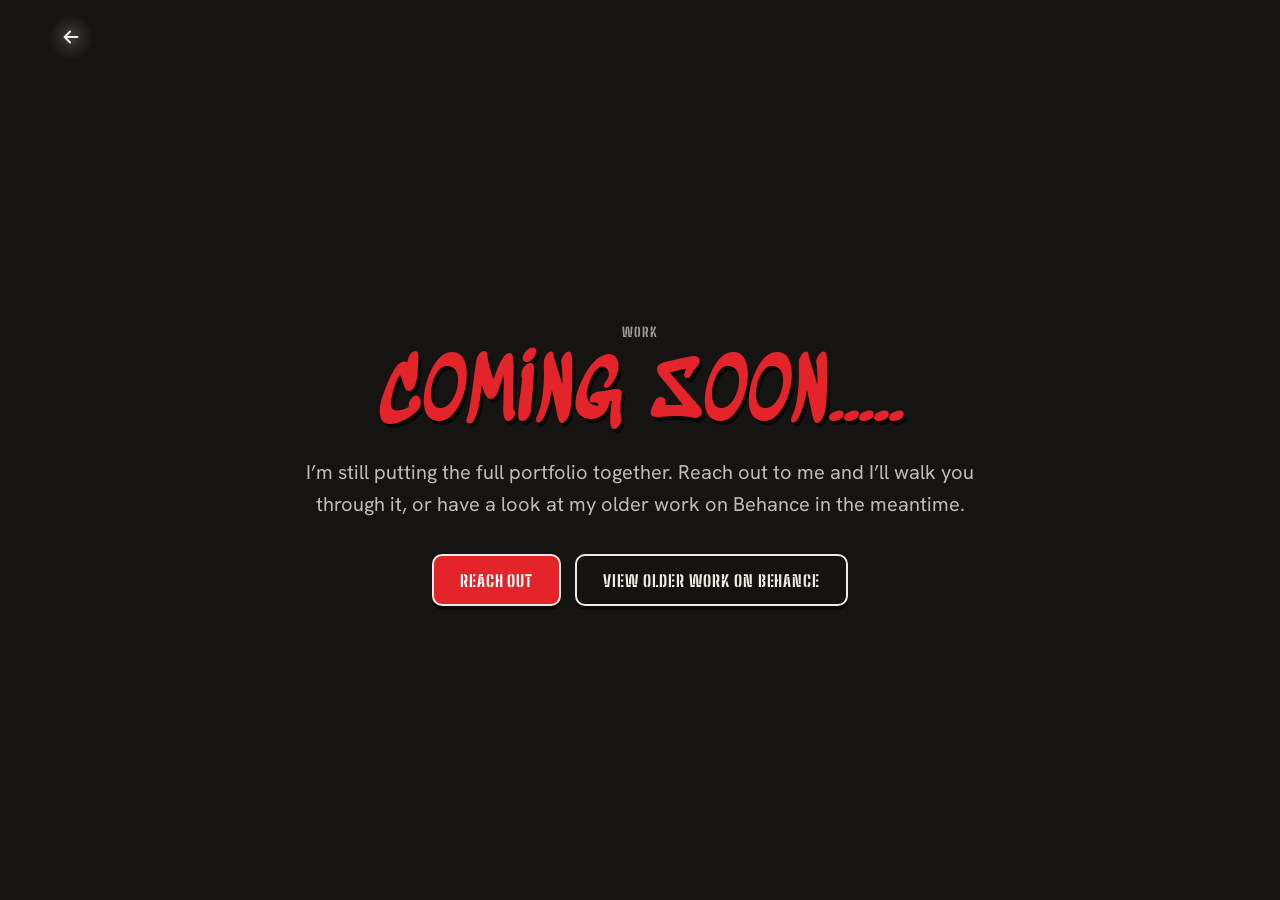
<file: work.html>
<!DOCTYPE html>
<html lang="en" data-edition="street">
<head>
<meta charset="UTF-8">
<meta name="viewport" content="width=device-width, initial-scale=1, viewport-fit=cover">
<title>Coming soon · Priyanka Yadav</title>
<meta name="description" content="Priyanka Yadav's full portfolio is coming soon. Get in touch to see it, or view her older work on Behance.">
<link rel="stylesheet" href="css/00-fonts.css">
<link rel="stylesheet" href="css/01-tokens.css">
<style>
*{box-sizing:border-box}
html,body{margin:0;min-height:100%}
body{min-height:100svh;display:grid;place-items:center;padding:96px var(--gut,20px) 64px;background:var(--bg);color:var(--ink);font-family:var(--sans);-webkit-font-smoothing:antialiased}
.back{position:fixed;top:max(14px,env(safe-area-inset-top));left:calc(var(--gut,20px) - 8px);display:grid;place-items:center;width:46px;height:46px;border-radius:50%;color:var(--ink);text-decoration:none;transition:background .3s,color .25s,transform .3s cubic-bezier(.34,1.56,.64,1)}
.back svg{width:22px;height:22px}
.back:hover{transform:translateX(-3px)}
html[data-edition="gold"] .back{background:radial-gradient(closest-side,rgba(0,0,0,.09),rgba(0,0,0,.05) 55%,rgba(0,0,0,0))}
html[data-edition="gold"] .back:hover{color:#f62a76;background:radial-gradient(closest-side,rgba(246,42,118,.2),rgba(246,42,118,.09) 55%,rgba(246,42,118,0))}
html[data-edition="street"] .back{color:var(--s-cream);background:radial-gradient(closest-side,rgba(241,236,226,.2),rgba(241,236,226,.08) 55%,rgba(241,236,226,0))}
html[data-edition="street"] .back:hover{color:#fff;background:radial-gradient(closest-side,rgba(227,36,43,.5),rgba(227,36,43,.18) 55%,rgba(227,36,43,0))}
main{width:min(720px,100%);text-align:center}
.kick{margin:0 0 18px;font:800 13px/1 var(--sans);letter-spacing:.14em;text-transform:uppercase;color:var(--mute)}
h1{margin:0 0 22px;font-size:clamp(40px,8vw,84px);line-height:1}
.copy{margin:0 auto 34px;max-width:34em;font-size:clamp(16px,2vw,20px);line-height:1.6;color:var(--mute)}
.ctas{display:flex;flex-wrap:wrap;gap:14px;justify-content:center}
.cta{display:inline-flex;align-items:center;justify-content:center;min-height:52px;padding:0 26px;text-decoration:none;font-weight:700;font-size:16px;transition:transform .3s cubic-bezier(.34,1.56,.64,1)}
.cta:hover{transform:translateY(-3px)}
/* Normal */
html[data-edition="gold"]{--bg:#fff;--ink:#000;--mute:#6f6f6f;--sans:"Noto Sans",system-ui,-apple-system,"Segoe UI",Roboto,sans-serif}
html[data-edition="gold"] h1{font-family:Arial,"Helvetica Neue",Helvetica,sans-serif;font-weight:700;letter-spacing:-.02em}
html[data-edition="gold"] h1 em{font-style:normal;color:#f62a76}
html[data-edition="gold"] .cta{border-radius:999px;background:#fb4179;color:#fff}
html[data-edition="gold"] .cta.ghost{background:transparent;color:#000;box-shadow:inset 0 0 0 1.5px #000}
/* Street */
html[data-edition="street"] h1{font-family:var(--tag);font-weight:400;text-transform:uppercase;line-height:.92}
html[data-edition="street"] h1 em{font-style:normal;color:var(--s-red);text-shadow:.04em .05em 0 rgba(0,0,0,.6)}
html[data-edition="street"] .kick,html[data-edition="street"] .back,html[data-edition="street"] .cta{font-family:var(--sten);font-weight:800;text-transform:uppercase;letter-spacing:.06em}
html[data-edition="street"] .copy{font-family:var(--sans);color:rgba(241,236,226,.78)}
html[data-edition="street"] .cta{border-radius:10px;border:2.5px solid var(--s-cream);background:var(--s-red);color:#fff;box-shadow:0 4px 0 rgba(0,0,0,.5)}
html[data-edition="street"] .cta.ghost{background:#141312;color:var(--s-cream)}
</style>
<script>try{var e=localStorage.getItem("py:edition");document.documentElement.dataset.edition=(e==="street"||e==="gold")?e:"street"}catch(x){}</script>
</head>
<body>
<a class="back" href="index.html#work" aria-label="Back to all work"><svg viewBox="0 0 24 24" fill="none" aria-hidden="true"><path d="M19 12H5m6-6-6 6 6 6" stroke="currentColor" stroke-width="2.2" stroke-linecap="round" stroke-linejoin="round"/></svg></a>
<main>
  <p class="kick">Work</p>
  <h1><em>Coming soon.....</em></h1>
  <p class="copy">I’m still putting the full portfolio together. Reach out to me and I’ll walk you through it, or have a look at my older work on Behance in the meantime.</p>
  <div class="ctas">
    <a class="cta" href="mailto:priyankayadav76047@gmail.com">Reach out</a>
    <a class="cta ghost" href="https://www.behance.net/priyankayadav40" target="_blank" rel="noopener">View older work on Behance</a>
  </div>
</main>
</body>
</html>
</file>
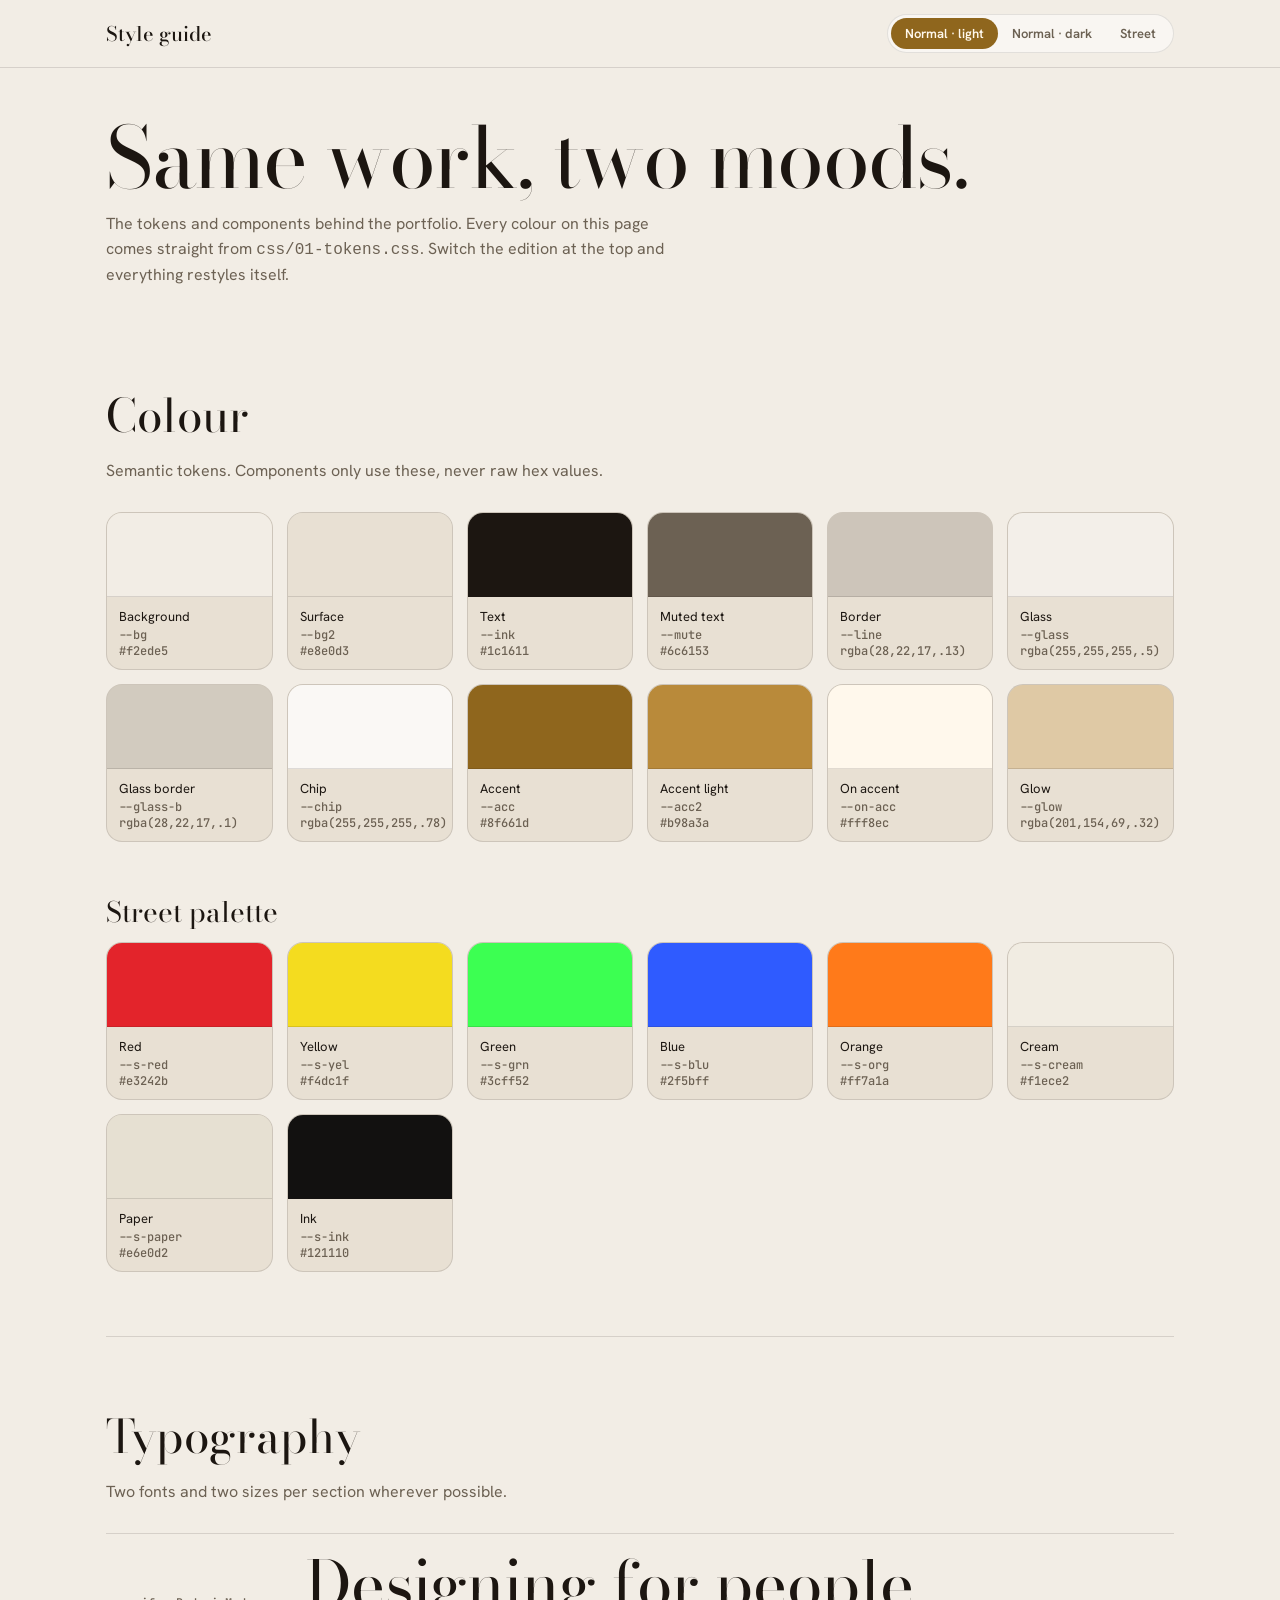
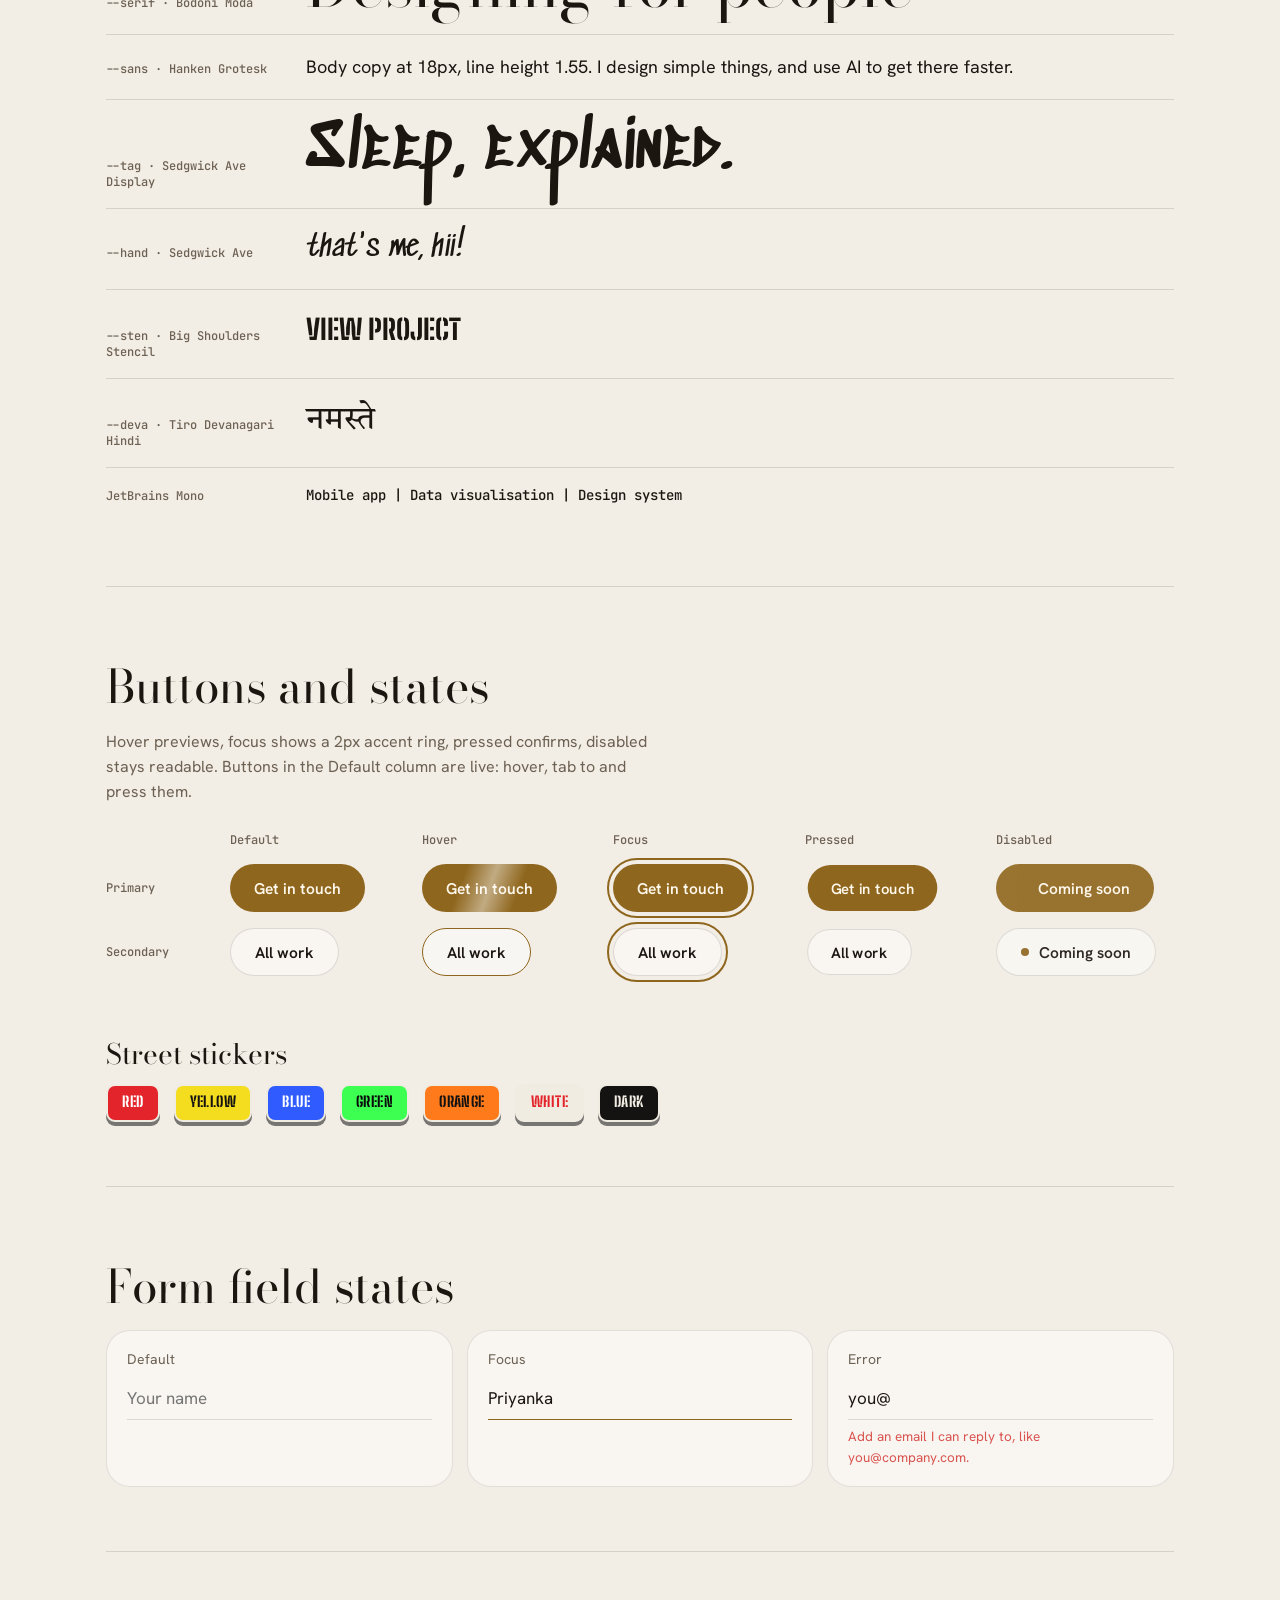
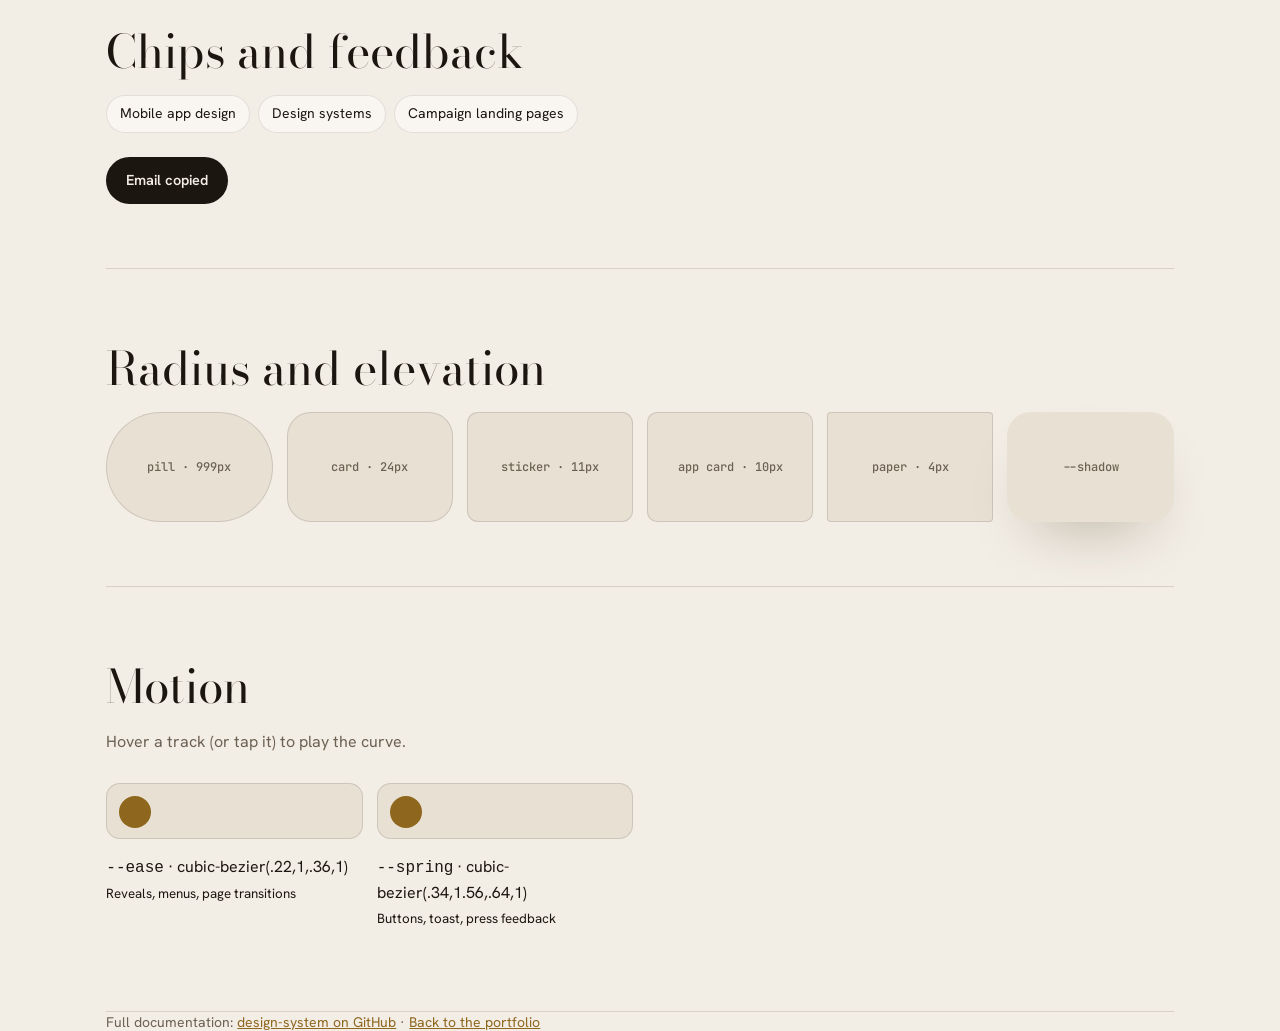
<file: design-system/style-guide.html>
<!DOCTYPE html>
<html lang="en" data-edition="gold" data-theme="light">
<head>
<meta charset="UTF-8">
<meta name="viewport" content="width=device-width, initial-scale=1">
<title>Style guide · Priyanka Yadav</title>
<link rel="stylesheet" href="../css/00-fonts.css">
<!-- The real tokens used by the site -->
<link rel="stylesheet" href="../css/01-tokens.css">
<style>
*{box-sizing:border-box}
body{margin:0;background:var(--bg);color:var(--ink);font-family:var(--sans);font-size:16px;line-height:1.55;transition:background .4s var(--ease),color .4s var(--ease)}
.wrap{max-width:1180px;margin:0 auto;padding:0 var(--gut)}
header{position:sticky;top:0;z-index:5;background:color-mix(in srgb,var(--bg) 88%,transparent);backdrop-filter:blur(10px);border-bottom:1px solid var(--line)}
header .wrap{display:flex;flex-wrap:wrap;gap:12px;align-items:center;justify-content:space-between;padding-top:14px;padding-bottom:14px}
header b{font-family:var(--serif);font-weight:500;font-size:20px}
.seg{display:flex;padding:3px;border-radius:999px;border:1px solid var(--glass-b);background:var(--glass)}
.seg button{font:600 13px var(--sans);color:var(--mute);background:none;border:0;padding:7px 14px;border-radius:999px;cursor:pointer}
.seg button[aria-pressed="true"]{background:var(--acc);color:var(--on-acc)}
.seg button:focus-visible,.btn:focus-visible{outline:2px solid var(--acc);outline-offset:4px}
section{padding:64px 0;border-bottom:1px solid var(--line)}
h1{font-family:var(--serif);font-weight:400;font-size:clamp(44px,6.6vw,96px);line-height:1;margin:48px 0 12px;letter-spacing:-.02em}
h2{font-family:var(--serif);font-weight:400;font-size:clamp(30px,3.6vw,48px);margin:0 0 8px}
[data-edition="street"] h1,[data-edition="street"] h2{font-family:var(--tag);color:var(--acc);letter-spacing:0}
.lede{color:var(--mute);max-width:62ch;margin:0 0 28px}
.grid{display:grid;gap:14px;grid-template-columns:repeat(auto-fill,minmax(160px,1fr))}
.sw{border:1px solid var(--line);border-radius:16px;overflow:hidden;background:var(--bg2)}
.sw i{display:block;height:84px;border-bottom:1px solid var(--line)}
.sw div{padding:10px 12px;font-size:13px}
.sw code{display:block;font:500 12px "JetBrains Mono",monospace;color:var(--mute)}
.type-row{display:grid;grid-template-columns:180px 1fr;gap:20px;align-items:baseline;padding:18px 0;border-top:1px solid var(--line)}
.type-row small{color:var(--mute);font:500 12px "JetBrains Mono",monospace}
@media (max-width:640px){.type-row{grid-template-columns:1fr;gap:4px}}
.btn{display:inline-flex;align-items:center;justify-content:center;gap:10px;height:48px;padding:0 24px;border-radius:999px;font:600 15.5px var(--sans);white-space:nowrap;border:0;cursor:pointer;position:relative;overflow:hidden;transition:transform .5s var(--spring),border-color .3s}
.btn.gold{background:var(--acc);color:var(--on-acc)}
.btn.gold::after{content:"";position:absolute;inset:0;background:linear-gradient(110deg,transparent 30%,rgba(255,255,255,.45) 50%,transparent 70%);transform:translateX(-110%);transition:transform .8s var(--ease)}
.btn.gold:hover::after,.btn.gold.is-hover::after{transform:translateX(0)}
.btn.ghost{background:var(--glass);border:1px solid var(--line);color:var(--ink)}
.btn.ghost:hover,.btn.ghost.is-hover{border-color:var(--acc)}
.btn.is-focus{outline:2px solid var(--acc);outline-offset:4px}
.btn:active,.btn.is-active{transform:scale(.96)}
.btn[aria-disabled="true"]{opacity:.9;pointer-events:none}
.btn .dot{width:8px;height:8px;border-radius:50%;background:var(--acc)}
[data-edition="street"] .btn{font-family:var(--sten);font-weight:800;text-transform:uppercase;letter-spacing:.03em;font-size:17px;border-radius:11px}
[data-edition="street"] .btn.gold{background:var(--s-red);color:#fff;border:2.5px solid var(--s-cream);box-shadow:0 4px 0 rgba(0,0,0,.5)}
[data-edition="street"] .btn.ghost{background:#141312;border:2.5px solid var(--s-cream);color:var(--s-cream);box-shadow:0 4px 0 rgba(0,0,0,.5)}
[data-edition="street"] .btn .dot{background:var(--s-yel)}
.states{display:grid;grid-template-columns:110px repeat(5,minmax(120px,1fr));gap:16px 14px;align-items:center;overflow-x:auto;padding-bottom:8px}
.states .h{font:500 12px "JetBrains Mono",monospace;color:var(--mute)}
.field{padding:18px 20px;border-radius:24px;background:var(--glass);border:1px solid var(--glass-b);display:flex;flex-direction:column;gap:6px}
.field .k{font-size:14px;color:var(--mute)}
.field input{font:inherit;font-size:17px;color:var(--ink);background:transparent;border:0;border-bottom:1px solid var(--line);padding:8px 0;outline:none;border-radius:0}
.field input:focus,.field.is-focus input{border-color:var(--acc)}
.field .err{font-size:13.5px;color:#d9534f;min-height:20px;margin:0}
.chips{display:flex;flex-wrap:wrap;gap:8px}
.chips span{font-size:14px;padding:7px 13px;border-radius:999px;background:var(--glass);border:1px solid var(--glass-b)}
.toast{display:inline-block;padding:12px 20px;border-radius:999px;background:var(--ink);color:var(--bg);font-size:14.5px;font-weight:600}
.row{display:flex;flex-wrap:wrap;gap:14px;align-items:center}
.sb{display:inline-flex;align-items:center;height:38px;padding:0 14px;border-radius:9px;border:2.5px solid var(--s-cream);font:800 14.5px/1 var(--sten);text-transform:uppercase;letter-spacing:.03em;box-shadow:0 4px 0 rgba(0,0,0,.5)}
.motion{display:grid;gap:14px;grid-template-columns:repeat(auto-fill,minmax(240px,1fr))}
.track{height:56px;border-radius:14px;background:var(--bg2);border:1px solid var(--line);position:relative;overflow:hidden}
.track i{position:absolute;top:12px;left:12px;width:32px;height:32px;border-radius:50%;background:var(--acc)}
.motion .play .track i{left:calc(100% - 44px)}
.motion .ease i{transition:left 1s var(--ease)}.motion .spring i{transition:left 1s var(--spring)}
.box{display:grid;place-items:center;height:110px;border-radius:var(--r);background:var(--bg2);border:1px solid var(--line);font:500 12px "JetBrains Mono",monospace;color:var(--mute)}
.shadow{height:110px;border-radius:24px;background:var(--bg2);box-shadow:var(--shadow);display:grid;place-items:center;font:500 12px "JetBrains Mono",monospace;color:var(--mute)}
footer{padding:40px 0 64px;color:var(--mute);font-size:14px}
a{color:var(--acc)}
</style>
</head>
<body>
<header>
  <div class="wrap">
    <b>Style guide</b>
    <div class="seg" role="group" aria-label="Edition and theme">
      <button data-mode="light" aria-pressed="true">Normal · light</button>
      <button data-mode="dark" aria-pressed="false">Normal · dark</button>
      <button data-mode="street" aria-pressed="false">Street</button>
    </div>
  </div>
</header>

<main class="wrap">
  <h1>Same work, two moods.</h1>
  <p class="lede">The tokens and components behind the portfolio. Every colour on this page comes straight from <code>css/01-tokens.css</code>. Switch the edition at the top and everything restyles itself.</p>

  <section aria-labelledby="c">
    <h2 id="c">Colour</h2>
    <p class="lede">Semantic tokens. Components only use these, never raw hex values.</p>
    <div class="grid" id="swatches"></div>
    <h2 style="margin-top:48px;font-size:28px">Street palette</h2>
    <div class="grid" id="street"></div>
  </section>

  <section aria-labelledby="t">
    <h2 id="t">Typography</h2>
    <p class="lede">Two fonts and two sizes per section wherever possible.</p>
    <div class="type-row"><small>--serif · Bodoni Moda</small><span style="font-family:var(--serif);font-size:clamp(36px,5vw,64px);line-height:1">Designing for people</span></div>
    <div class="type-row"><small>--sans · Hanken Grotesk</small><span style="font-size:18px">Body copy at 18px, line height 1.55. I design simple things, and use AI to get there faster.</span></div>
    <div class="type-row"><small>--tag · Sedgwick Ave Display</small><span style="font-family:var(--tag);font-size:clamp(36px,5vw,64px);line-height:1">Sleep, explained.</span></div>
    <div class="type-row"><small>--hand · Sedgwick Ave</small><span style="font-family:var(--hand);font-size:28px">that's me, hii!</span></div>
    <div class="type-row"><small>--sten · Big Shoulders Stencil</small><span style="font-family:var(--sten);font-weight:800;text-transform:uppercase;font-size:28px">View project</span></div>
    <div class="type-row"><small>--deva · Tiro Devanagari Hindi</small><span style="font-family:var(--deva);font-size:32px" lang="hi">नमस्ते</span></div>
    <div class="type-row"><small>JetBrains Mono</small><span style="font:500 14px 'JetBrains Mono',monospace">Mobile app | Data visualisation | Design system</span></div>
  </section>

  <section aria-labelledby="b">
    <h2 id="b">Buttons and states</h2>
    <p class="lede">Hover previews, focus shows a 2px accent ring, pressed confirms, disabled stays readable. Buttons in the Default column are live: hover, tab to and press them.</p>
    <div class="states">
      <span></span><span class="h">Default</span><span class="h">Hover</span><span class="h">Focus</span><span class="h">Pressed</span><span class="h">Disabled</span>
      <span class="h">Primary</span>
      <span><button class="btn gold">Get in touch</button></span>
      <span><button class="btn gold is-hover" tabindex="-1">Get in touch</button></span>
      <span><button class="btn gold is-focus" tabindex="-1">Get in touch</button></span>
      <span><button class="btn gold is-active" tabindex="-1">Get in touch</button></span>
      <span><span class="btn gold" aria-disabled="true"><i class="dot"></i>Coming soon</span></span>
      <span class="h">Secondary</span>
      <span><button class="btn ghost">All work</button></span>
      <span><button class="btn ghost is-hover" tabindex="-1">All work</button></span>
      <span><button class="btn ghost is-focus" tabindex="-1">All work</button></span>
      <span><button class="btn ghost is-active" tabindex="-1">All work</button></span>
      <span><span class="btn ghost" aria-disabled="true"><i class="dot"></i>Coming soon</span></span>
    </div>
    <h2 style="margin-top:48px;font-size:28px">Street stickers</h2>
    <div class="row">
      <span class="sb" style="background:var(--s-red);color:#fff">Red</span>
      <span class="sb" style="background:var(--s-yel);color:#141312">Yellow</span>
      <span class="sb" style="background:var(--s-blu);color:#fff">Blue</span>
      <span class="sb" style="background:var(--s-grn);color:#0b0b0b">Green</span>
      <span class="sb" style="background:var(--s-org);color:#141312">Orange</span>
      <span class="sb" style="background:var(--s-cream);color:var(--s-red)">White</span>
      <span class="sb" style="background:#141312;color:var(--s-cream)">Dark</span>
    </div>
  </section>

  <section aria-labelledby="f">
    <h2 id="f">Form field states</h2>
    <div class="grid" style="grid-template-columns:repeat(auto-fill,minmax(260px,1fr))">
      <label class="field"><span class="k">Default</span><input placeholder="Your name"><p class="err"></p></label>
      <label class="field is-focus"><span class="k">Focus</span><input value="Priyanka" tabindex="-1"><p class="err"></p></label>
      <label class="field"><span class="k">Error</span><input value="you@" tabindex="-1"><p class="err">Add an email I can reply to, like you@company.com.</p></label>
    </div>
  </section>

  <section aria-labelledby="o">
    <h2 id="o">Chips and feedback</h2>
    <div class="chips" style="margin-bottom:24px"><span>Mobile app design</span><span>Design systems</span><span>Campaign landing pages</span></div>
    <span class="toast" role="status">Email copied</span>
  </section>

  <section aria-labelledby="r">
    <h2 id="r">Radius and elevation</h2>
    <div class="grid">
      <div class="box" style="--r:999px">pill · 999px</div>
      <div class="box" style="--r:24px">card · 24px</div>
      <div class="box" style="--r:11px">sticker · 11px</div>
      <div class="box" style="--r:10px">app card · 10px</div>
      <div class="box" style="--r:4px">paper · 4px</div>
      <div class="shadow">--shadow</div>
    </div>
  </section>

  <section aria-labelledby="m">
    <h2 id="m">Motion</h2>
    <p class="lede">Hover a track (or tap it) to play the curve.</p>
    <div class="motion">
      <div class="ease"><div class="track" tabindex="0"><i></i></div><p><code>--ease</code> · cubic-bezier(.22,1,.36,1)<br><small>Reveals, menus, page transitions</small></p></div>
      <div class="spring"><div class="track" tabindex="0"><i></i></div><p><code>--spring</code> · cubic-bezier(.34,1.56,.64,1)<br><small>Buttons, toast, press feedback</small></p></div>
    </div>
  </section>
</main>
<footer class="wrap">Full documentation: <a href="https://github.com/Priyankayadav769/portfolio/tree/main/design-system">design-system on GitHub</a> · <a href="../index.html">Back to the portfolio</a></footer>

<script>
const SEM=[['--bg','Background'],['--bg2','Surface'],['--ink','Text'],['--mute','Muted text'],['--line','Border'],['--glass','Glass'],['--glass-b','Glass border'],['--chip','Chip'],['--acc','Accent'],['--acc2','Accent light'],['--on-acc','On accent'],['--glow','Glow']];
const ST=[['--s-red','Red'],['--s-yel','Yellow'],['--s-grn','Green'],['--s-blu','Blue'],['--s-org','Orange'],['--s-cream','Cream'],['--s-paper','Paper'],['--s-ink','Ink']];
const card=([v,n])=>`<div class="sw"><i style="background:var(${v})"></i><div>${n}<code>${v}</code><code data-v="${v}"></code></div></div>`;
document.getElementById('swatches').innerHTML=SEM.map(card).join('');
document.getElementById('street').innerHTML=ST.map(card).join('');
const root=document.documentElement;
function paint(){const cs=getComputedStyle(root);document.querySelectorAll('[data-v]').forEach(e=>e.textContent=cs.getPropertyValue(e.dataset.v).trim())}
document.querySelectorAll('[data-mode]').forEach(b=>b.addEventListener('click',()=>{
  const m=b.dataset.mode;
  root.dataset.edition=m==='street'?'street':'gold';
  root.dataset.theme=m==='dark'?'dark':'light';
  document.querySelectorAll('[data-mode]').forEach(x=>x.setAttribute('aria-pressed',x===b));
  requestAnimationFrame(paint);
}));
document.querySelectorAll('.track').forEach(t=>{const p=t.parentElement;const on=()=>p.classList.add('play'),off=()=>p.classList.remove('play');t.addEventListener('mouseenter',on);t.addEventListener('mouseleave',off);t.addEventListener('focus',on);t.addEventListener('blur',off);t.addEventListener('click',()=>p.classList.toggle('play'))});
paint();
</script>
</body>
</html>
</file>
<file: css/00-fonts.css>
/* Self-hosted web fonts (SIL Open Font License, see assets/fonts/LICENSE.md) */

/* Bodoni Moda · latin-ext */
@font-face {
  font-family: 'Bodoni Moda';
  font-style: italic;
  font-weight: 400 700;
  font-display: swap;
  src: url(../assets/fonts/bodoni-moda/bodoni-moda-italic-400-700-latin-ext.woff2) format('woff2');
  unicode-range: U+0100-02BA, U+02BD-02C5, U+02C7-02CC, U+02CE-02D7, U+02DD-02FF, U+0304, U+0308, U+0329, U+1D00-1DBF, U+1E00-1E9F, U+1EF2-1EFF, U+2020, U+20A0-20AB, U+20AD-20C4, U+2113, U+2C60-2C7F, U+A720-A7FF;
}

/* Bodoni Moda · latin */
@font-face {
  font-family: 'Bodoni Moda';
  font-style: italic;
  font-weight: 400 700;
  font-display: swap;
  src: url(../assets/fonts/bodoni-moda/bodoni-moda-italic-400-700-latin.woff2) format('woff2');
  unicode-range: U+0000-00FF, U+0131, U+0152-0153, U+02BB-02BC, U+02C6, U+02DA, U+02DC, U+0304, U+0308, U+0329, U+2000-206F, U+20AC, U+2122, U+2191, U+2193, U+2212, U+2215, U+FEFF, U+FFFD;
}

/* Bodoni Moda · latin-ext */
@font-face {
  font-family: 'Bodoni Moda';
  font-style: normal;
  font-weight: 400 700;
  font-display: swap;
  src: url(../assets/fonts/bodoni-moda/bodoni-moda-normal-400-700-latin-ext.woff2) format('woff2');
  unicode-range: U+0100-02BA, U+02BD-02C5, U+02C7-02CC, U+02CE-02D7, U+02DD-02FF, U+0304, U+0308, U+0329, U+1D00-1DBF, U+1E00-1E9F, U+1EF2-1EFF, U+2020, U+20A0-20AB, U+20AD-20C4, U+2113, U+2C60-2C7F, U+A720-A7FF;
}

/* Bodoni Moda · latin */
@font-face {
  font-family: 'Bodoni Moda';
  font-style: normal;
  font-weight: 400 700;
  font-display: swap;
  src: url(../assets/fonts/bodoni-moda/bodoni-moda-normal-400-700-latin.woff2) format('woff2');
  unicode-range: U+0000-00FF, U+0131, U+0152-0153, U+02BB-02BC, U+02C6, U+02DA, U+02DC, U+0304, U+0308, U+0329, U+2000-206F, U+20AC, U+2122, U+2191, U+2193, U+2212, U+2215, U+FEFF, U+FFFD;
}

/* Hanken Grotesk · latin-ext */
@font-face {
  font-family: 'Hanken Grotesk';
  font-style: normal;
  font-weight: 300 700;
  font-display: swap;
  src: url(../assets/fonts/hanken-grotesk/hanken-grotesk-normal-300-700-latin-ext.woff2) format('woff2');
  unicode-range: U+0100-02BA, U+02BD-02C5, U+02C7-02CC, U+02CE-02D7, U+02DD-02FF, U+0304, U+0308, U+0329, U+1D00-1DBF, U+1E00-1E9F, U+1EF2-1EFF, U+2020, U+20A0-20AB, U+20AD-20C4, U+2113, U+2C60-2C7F, U+A720-A7FF;
}

/* Hanken Grotesk · latin */
@font-face {
  font-family: 'Hanken Grotesk';
  font-style: normal;
  font-weight: 300 700;
  font-display: swap;
  src: url(../assets/fonts/hanken-grotesk/hanken-grotesk-normal-300-700-latin.woff2) format('woff2');
  unicode-range: U+0000-00FF, U+0131, U+0152-0153, U+02BB-02BC, U+02C6, U+02DA, U+02DC, U+0304, U+0308, U+0329, U+2000-206F, U+20AC, U+2122, U+2191, U+2193, U+2212, U+2215, U+FEFF, U+FFFD;
}

/* Tiro Devanagari Hindi · devanagari */
@font-face {
  font-family: 'Tiro Devanagari Hindi';
  font-style: italic;
  font-weight: 400;
  font-display: swap;
  src: url(../assets/fonts/tiro-devanagari-hindi/tiro-devanagari-hindi-italic-400-devanagari.woff2) format('woff2');
  unicode-range: U+0900-097F, U+1CD0-1CF4, U+1CF7-1CF9, U+200C-200D, U+20A8, U+20B9, U+20F0, U+25CC, U+A830-A839, U+A8E0-A8FF, U+11B00-11B0A;
}

/* Tiro Devanagari Hindi · latin-ext */
@font-face {
  font-family: 'Tiro Devanagari Hindi';
  font-style: italic;
  font-weight: 400;
  font-display: swap;
  src: url(../assets/fonts/tiro-devanagari-hindi/tiro-devanagari-hindi-italic-400-latin-ext.woff2) format('woff2');
  unicode-range: U+0100-02BA, U+02BD-02C5, U+02C7-02CC, U+02CE-02D7, U+02DD-02FF, U+0304, U+0308, U+0329, U+1D00-1DBF, U+1E00-1E9F, U+1EF2-1EFF, U+2020, U+20A0-20AB, U+20AD-20C4, U+2113, U+2C60-2C7F, U+A720-A7FF;
}

/* Tiro Devanagari Hindi · latin */
@font-face {
  font-family: 'Tiro Devanagari Hindi';
  font-style: italic;
  font-weight: 400;
  font-display: swap;
  src: url(../assets/fonts/tiro-devanagari-hindi/tiro-devanagari-hindi-italic-400-latin.woff2) format('woff2');
  unicode-range: U+0000-00FF, U+0131, U+0152-0153, U+02BB-02BC, U+02C6, U+02DA, U+02DC, U+0304, U+0308, U+0329, U+2000-206F, U+20AC, U+2122, U+2191, U+2193, U+2212, U+2215, U+FEFF, U+FFFD;
}

/* Tiro Devanagari Hindi · devanagari */
@font-face {
  font-family: 'Tiro Devanagari Hindi';
  font-style: normal;
  font-weight: 400;
  font-display: swap;
  src: url(../assets/fonts/tiro-devanagari-hindi/tiro-devanagari-hindi-normal-400-devanagari.woff2) format('woff2');
  unicode-range: U+0900-097F, U+1CD0-1CF4, U+1CF7-1CF9, U+200C-200D, U+20A8, U+20B9, U+20F0, U+25CC, U+A830-A839, U+A8E0-A8FF, U+11B00-11B0A;
}

/* Tiro Devanagari Hindi · latin-ext */
@font-face {
  font-family: 'Tiro Devanagari Hindi';
  font-style: normal;
  font-weight: 400;
  font-display: swap;
  src: url(../assets/fonts/tiro-devanagari-hindi/tiro-devanagari-hindi-normal-400-latin-ext.woff2) format('woff2');
  unicode-range: U+0100-02BA, U+02BD-02C5, U+02C7-02CC, U+02CE-02D7, U+02DD-02FF, U+0304, U+0308, U+0329, U+1D00-1DBF, U+1E00-1E9F, U+1EF2-1EFF, U+2020, U+20A0-20AB, U+20AD-20C4, U+2113, U+2C60-2C7F, U+A720-A7FF;
}

/* Tiro Devanagari Hindi · latin */
@font-face {
  font-family: 'Tiro Devanagari Hindi';
  font-style: normal;
  font-weight: 400;
  font-display: swap;
  src: url(../assets/fonts/tiro-devanagari-hindi/tiro-devanagari-hindi-normal-400-latin.woff2) format('woff2');
  unicode-range: U+0000-00FF, U+0131, U+0152-0153, U+02BB-02BC, U+02C6, U+02DA, U+02DC, U+0304, U+0308, U+0329, U+2000-206F, U+20AC, U+2122, U+2191, U+2193, U+2212, U+2215, U+FEFF, U+FFFD;
}

/* Manrope · latin-ext */
@font-face {
  font-family: 'Manrope';
  font-style: normal;
  font-weight: 500;
  font-display: swap;
  src: url(../assets/fonts/manrope/manrope-normal-500-latin-ext.woff2) format('woff2');
  unicode-range: U+0100-02BA, U+02BD-02C5, U+02C7-02CC, U+02CE-02D7, U+02DD-02FF, U+0304, U+0308, U+0329, U+1D00-1DBF, U+1E00-1E9F, U+1EF2-1EFF, U+2020, U+20A0-20AB, U+20AD-20C4, U+2113, U+2C60-2C7F, U+A720-A7FF;
}

/* Manrope · latin */
@font-face {
  font-family: 'Manrope';
  font-style: normal;
  font-weight: 500;
  font-display: swap;
  src: url(../assets/fonts/manrope/manrope-normal-500-latin.woff2) format('woff2');
  unicode-range: U+0000-00FF, U+0131, U+0152-0153, U+02BB-02BC, U+02C6, U+02DA, U+02DC, U+0304, U+0308, U+0329, U+2000-206F, U+20AC, U+2122, U+2191, U+2193, U+2212, U+2215, U+FEFF, U+FFFD;
}

/* Manrope · latin-ext */
@font-face {
  font-family: 'Manrope';
  font-style: normal;
  font-weight: 700;
  font-display: swap;
  src: url(../assets/fonts/manrope/manrope-normal-700-latin-ext.woff2) format('woff2');
  unicode-range: U+0100-02BA, U+02BD-02C5, U+02C7-02CC, U+02CE-02D7, U+02DD-02FF, U+0304, U+0308, U+0329, U+1D00-1DBF, U+1E00-1E9F, U+1EF2-1EFF, U+2020, U+20A0-20AB, U+20AD-20C4, U+2113, U+2C60-2C7F, U+A720-A7FF;
}

/* Manrope · latin */
@font-face {
  font-family: 'Manrope';
  font-style: normal;
  font-weight: 700;
  font-display: swap;
  src: url(../assets/fonts/manrope/manrope-normal-700-latin.woff2) format('woff2');
  unicode-range: U+0000-00FF, U+0131, U+0152-0153, U+02BB-02BC, U+02C6, U+02DA, U+02DC, U+0304, U+0308, U+0329, U+2000-206F, U+20AC, U+2122, U+2191, U+2193, U+2212, U+2215, U+FEFF, U+FFFD;
}

/* Inter · latin-ext */
@font-face {
  font-family: 'Inter';
  font-style: normal;
  font-weight: 400;
  font-display: swap;
  src: url(../assets/fonts/inter/inter-normal-400-latin-ext.woff2) format('woff2');
  unicode-range: U+0100-02BA, U+02BD-02C5, U+02C7-02CC, U+02CE-02D7, U+02DD-02FF, U+0304, U+0308, U+0329, U+1D00-1DBF, U+1E00-1E9F, U+1EF2-1EFF, U+2020, U+20A0-20AB, U+20AD-20C4, U+2113, U+2C60-2C7F, U+A720-A7FF;
}

/* Inter · latin */
@font-face {
  font-family: 'Inter';
  font-style: normal;
  font-weight: 400;
  font-display: swap;
  src: url(../assets/fonts/inter/inter-normal-400-latin.woff2) format('woff2');
  unicode-range: U+0000-00FF, U+0131, U+0152-0153, U+02BB-02BC, U+02C6, U+02DA, U+02DC, U+0304, U+0308, U+0329, U+2000-206F, U+20AC, U+2122, U+2191, U+2193, U+2212, U+2215, U+FEFF, U+FFFD;
}

/* Inter · latin-ext */
@font-face {
  font-family: 'Inter';
  font-style: normal;
  font-weight: 500;
  font-display: swap;
  src: url(../assets/fonts/inter/inter-normal-500-latin-ext.woff2) format('woff2');
  unicode-range: U+0100-02BA, U+02BD-02C5, U+02C7-02CC, U+02CE-02D7, U+02DD-02FF, U+0304, U+0308, U+0329, U+1D00-1DBF, U+1E00-1E9F, U+1EF2-1EFF, U+2020, U+20A0-20AB, U+20AD-20C4, U+2113, U+2C60-2C7F, U+A720-A7FF;
}

/* Inter · latin */
@font-face {
  font-family: 'Inter';
  font-style: normal;
  font-weight: 500;
  font-display: swap;
  src: url(../assets/fonts/inter/inter-normal-500-latin.woff2) format('woff2');
  unicode-range: U+0000-00FF, U+0131, U+0152-0153, U+02BB-02BC, U+02C6, U+02DA, U+02DC, U+0304, U+0308, U+0329, U+2000-206F, U+20AC, U+2122, U+2191, U+2193, U+2212, U+2215, U+FEFF, U+FFFD;
}

/* Inter · latin-ext */
@font-face {
  font-family: 'Inter';
  font-style: normal;
  font-weight: 600;
  font-display: swap;
  src: url(../assets/fonts/inter/inter-normal-600-latin-ext.woff2) format('woff2');
  unicode-range: U+0100-02BA, U+02BD-02C5, U+02C7-02CC, U+02CE-02D7, U+02DD-02FF, U+0304, U+0308, U+0329, U+1D00-1DBF, U+1E00-1E9F, U+1EF2-1EFF, U+2020, U+20A0-20AB, U+20AD-20C4, U+2113, U+2C60-2C7F, U+A720-A7FF;
}

/* Inter · latin */
@font-face {
  font-family: 'Inter';
  font-style: normal;
  font-weight: 600;
  font-display: swap;
  src: url(../assets/fonts/inter/inter-normal-600-latin.woff2) format('woff2');
  unicode-range: U+0000-00FF, U+0131, U+0152-0153, U+02BB-02BC, U+02C6, U+02DA, U+02DC, U+0304, U+0308, U+0329, U+2000-206F, U+20AC, U+2122, U+2191, U+2193, U+2212, U+2215, U+FEFF, U+FFFD;
}

/* Sedgwick Ave · latin-ext */
@font-face {
  font-family: 'Sedgwick Ave';
  font-style: normal;
  font-weight: 400;
  font-display: swap;
  src: url(../assets/fonts/sedgwick-ave/sedgwick-ave-normal-400-latin-ext.woff2) format('woff2');
  unicode-range: U+0100-02BA, U+02BD-02C5, U+02C7-02CC, U+02CE-02D7, U+02DD-02FF, U+0304, U+0308, U+0329, U+1D00-1DBF, U+1E00-1E9F, U+1EF2-1EFF, U+2020, U+20A0-20AB, U+20AD-20C4, U+2113, U+2C60-2C7F, U+A720-A7FF;
}

/* Sedgwick Ave · latin */
@font-face {
  font-family: 'Sedgwick Ave';
  font-style: normal;
  font-weight: 400;
  font-display: swap;
  src: url(../assets/fonts/sedgwick-ave/sedgwick-ave-normal-400-latin.woff2) format('woff2');
  unicode-range: U+0000-00FF, U+0131, U+0152-0153, U+02BB-02BC, U+02C6, U+02DA, U+02DC, U+0304, U+0308, U+0329, U+2000-206F, U+20AC, U+2122, U+2191, U+2193, U+2212, U+2215, U+FEFF, U+FFFD;
}

/* Sedgwick Ave Display · latin-ext */
@font-face {
  font-family: 'Sedgwick Ave Display';
  font-style: normal;
  font-weight: 400;
  font-display: swap;
  src: url(../assets/fonts/sedgwick-ave-display/sedgwick-ave-display-normal-400-latin-ext.woff2) format('woff2');
  unicode-range: U+0100-02BA, U+02BD-02C5, U+02C7-02CC, U+02CE-02D7, U+02DD-02FF, U+0304, U+0308, U+0329, U+1D00-1DBF, U+1E00-1E9F, U+1EF2-1EFF, U+2020, U+20A0-20AB, U+20AD-20C4, U+2113, U+2C60-2C7F, U+A720-A7FF;
}

/* Sedgwick Ave Display · latin */
@font-face {
  font-family: 'Sedgwick Ave Display';
  font-style: normal;
  font-weight: 400;
  font-display: swap;
  src: url(../assets/fonts/sedgwick-ave-display/sedgwick-ave-display-normal-400-latin.woff2) format('woff2');
  unicode-range: U+0000-00FF, U+0131, U+0152-0153, U+02BB-02BC, U+02C6, U+02DA, U+02DC, U+0304, U+0308, U+0329, U+2000-206F, U+20AC, U+2122, U+2191, U+2193, U+2212, U+2215, U+FEFF, U+FFFD;
}

/* JetBrains Mono · latin-ext */
@font-face {
  font-family: 'JetBrains Mono';
  font-style: normal;
  font-weight: 500;
  font-display: swap;
  src: url(../assets/fonts/jetbrains-mono/jetbrains-mono-normal-500-latin-ext.woff2) format('woff2');
  unicode-range: U+0100-02BA, U+02BD-02C5, U+02C7-02CC, U+02CE-02D7, U+02DD-02FF, U+0304, U+0308, U+0329, U+1D00-1DBF, U+1E00-1E9F, U+1EF2-1EFF, U+2020, U+20A0-20AB, U+20AD-20C4, U+2113, U+2C60-2C7F, U+A720-A7FF;
}

/* JetBrains Mono · latin */
@font-face {
  font-family: 'JetBrains Mono';
  font-style: normal;
  font-weight: 500;
  font-display: swap;
  src: url(../assets/fonts/jetbrains-mono/jetbrains-mono-normal-500-latin.woff2) format('woff2');
  unicode-range: U+0000-00FF, U+0131, U+0152-0153, U+02BB-02BC, U+02C6, U+02DA, U+02DC, U+0304, U+0308, U+0329, U+2000-206F, U+20AC, U+2122, U+2191, U+2193, U+2212, U+2215, U+FEFF, U+FFFD;
}

/* Big Shoulders Stencil · latin-ext */
@font-face {
  font-family: 'Big Shoulders Stencil';
  font-style: normal;
  font-weight: 700 900;
  font-display: swap;
  src: url(../assets/fonts/big-shoulders-stencil/big-shoulders-stencil-normal-700-900-latin-ext.woff2) format('woff2');
  unicode-range: U+0100-02BA, U+02BD-02C5, U+02C7-02CC, U+02CE-02D7, U+02DD-02FF, U+0304, U+0308, U+0329, U+1D00-1DBF, U+1E00-1E9F, U+1EF2-1EFF, U+2020, U+20A0-20AB, U+20AD-20C4, U+2113, U+2C60-2C7F, U+A720-A7FF;
}

/* Big Shoulders Stencil · latin */
@font-face {
  font-family: 'Big Shoulders Stencil';
  font-style: normal;
  font-weight: 700 900;
  font-display: swap;
  src: url(../assets/fonts/big-shoulders-stencil/big-shoulders-stencil-normal-700-900-latin.woff2) format('woff2');
  unicode-range: U+0000-00FF, U+0131, U+0152-0153, U+02BB-02BC, U+02C6, U+02DA, U+02DC, U+0304, U+0308, U+0329, U+2000-206F, U+20AC, U+2122, U+2191, U+2193, U+2212, U+2215, U+FEFF, U+FFFD;
}

/* Big Shoulders Stencil Display · latin-ext */
@font-face {
  font-family: 'Big Shoulders Stencil Display';
  font-style: normal;
  font-weight: 700 900;
  font-display: swap;
  src: url(../assets/fonts/big-shoulders-stencil-display/big-shoulders-stencil-display-normal-700-900-latin-ext.woff2) format('woff2');
  unicode-range: U+0100-02BA, U+02BD-02C5, U+02C7-02CC, U+02CE-02D7, U+02DD-02FF, U+0304, U+0308, U+0329, U+1D00-1DBF, U+1E00-1E9F, U+1EF2-1EFF, U+2020, U+20A0-20AB, U+20AD-20C4, U+2113, U+2C60-2C7F, U+A720-A7FF;
}

/* Big Shoulders Stencil Display · latin */
@font-face {
  font-family: 'Big Shoulders Stencil Display';
  font-style: normal;
  font-weight: 700 900;
  font-display: swap;
  src: url(../assets/fonts/big-shoulders-stencil-display/big-shoulders-stencil-display-normal-700-900-latin.woff2) format('woff2');
  unicode-range: U+0000-00FF, U+0131, U+0152-0153, U+02BB-02BC, U+02C6, U+02DA, U+02DC, U+0304, U+0308, U+0329, U+2000-206F, U+20AC, U+2122, U+2191, U+2193, U+2212, U+2215, U+FEFF, U+FFFD;
}

/* Noto Sans · latin-ext (Normal mode body) */
@font-face {
  font-family: 'Noto Sans';
  font-style: normal;
  font-weight: 500;
  font-display: swap;
  src: url(../assets/fonts/noto-sans/noto-sans-normal-500-latin-ext.woff2) format('woff2');
  unicode-range: U+0100-02BA, U+02BD-02C5, U+02C7-02CC, U+02CE-02D7, U+02DD-02FF, U+0304, U+0308, U+0329, U+1D00-1DBF, U+1E00-1E9F, U+1EF2-1EFF, U+2020, U+20A0-20AB, U+20AD-20C4, U+2113, U+2C60-2C7F, U+A720-A7FF;
}

/* Noto Sans · latin (Normal mode body) */
@font-face {
  font-family: 'Noto Sans';
  font-style: normal;
  font-weight: 500;
  font-display: swap;
  src: url(../assets/fonts/noto-sans/noto-sans-normal-500-latin.woff2) format('woff2');
  unicode-range: U+0000-00FF, U+0131, U+0152-0153, U+02BB-02BC, U+02C6, U+02DA, U+02DC, U+0304, U+0308, U+0329, U+2000-206F, U+20AC, U+2122, U+2191, U+2193, U+2212, U+2215, U+FEFF, U+FFFD;
}
</file>
<file: css/01-tokens.css>
/* Design tokens: colour, type, motion and spacing for Normal (light + dark) and Street editions */

/* ============ tokens ============ */
:root{
  --bg:#f2ede5; --bg2:#e8e0d3; --ink:#1c1611; --mute:#6c6153; --line:rgba(28,22,17,.13);
  --glass:rgba(255,255,255,.5); --glass-b:rgba(28,22,17,.1); --chip:rgba(255,255,255,.78);
  --acc:#8f661d; --acc2:#b98a3a; --on-acc:#fff8ec; --glow:rgba(201,154,69,.32);
  --dim:rgba(28,22,17,.09); --lit:#8f661d;
  --logo:brightness(0) opacity(.78); --icon:brightness(0) opacity(.8);
  --shadow:0 30px 60px -30px rgba(60,40,10,.35);
  --serif:"Bodoni Moda","Bodoni 72",Didot,"Times New Roman",serif;
  --sans:"Hanken Grotesk",system-ui,-apple-system,"Segoe UI",Roboto,sans-serif;
  --deva:"Tiro Devanagari Hindi","Noto Serif Devanagari","Kohinoor Devanagari",serif;
  --ease:cubic-bezier(.22,1,.36,1); --spring:cubic-bezier(.34,1.56,.64,1);
  --gut:clamp(20px,4.4vw,64px);
  --vskew:0deg;
  color-scheme:light;
  box-sizing:border-box;
  padding-top:env(safe-area-inset-top,0px);
  padding-bottom:env(safe-area-inset-bottom,0px);
}
@media (prefers-color-scheme:dark){
  :root:not([data-theme="light"]){
    --bg:#0b0907; --bg2:#14100b; --ink:#f3ead9; --mute:#a2968a; --line:rgba(243,234,217,.12);
    --glass:rgba(255,246,228,.045); --glass-b:rgba(255,236,200,.12); --chip:rgba(30,24,17,.82);
    --acc:#dcb66c; --acc2:#f4dba0; --on-acc:#1b1309; --glow:rgba(220,182,108,.26);
    --dim:rgba(243,234,217,.07); --lit:#f4dba0;
    --logo:brightness(0) invert(1) opacity(.86); --icon:none;
    --shadow:0 40px 80px -30px rgba(0,0,0,.8);
    color-scheme:dark;
  }
}
:root[data-theme="dark"]{
  --bg:#0b0907; --bg2:#14100b; --ink:#f3ead9; --mute:#a2968a; --line:rgba(243,234,217,.12);
  --glass:rgba(255,246,228,.045); --glass-b:rgba(255,236,200,.12); --chip:rgba(30,24,17,.82);
  --acc:#dcb66c; --acc2:#f4dba0; --on-acc:#1b1309; --glow:rgba(220,182,108,.26);
  --dim:rgba(243,234,217,.07); --lit:#f4dba0;
  --logo:brightness(0) invert(1) opacity(.86); --icon:none;
  --shadow:0 40px 80px -30px rgba(0,0,0,.8);
  color-scheme:dark;
}

/* ============ STREET EDITION tokens ============ */
:root{--tag:"Sedgwick Ave Display","Sedgwick Ave",cursive;--hand:"Sedgwick Ave","Sedgwick Ave Display",cursive;--sten:"Big Shoulders Stencil","Big Shoulders Stencil Display",Impact,"Arial Narrow Bold",sans-serif;
  --s-red:#e3242b;--s-yel:#f4dc1f;--s-grn:#3cff52;--s-blu:#2f5bff;--s-org:#ff7a1a;--s-cream:#f1ece2;--s-paper:#e6e0d2;--s-ink:#121110}
html:root[data-edition="street"]{
  --bg:#151413; --bg2:#1d1b19; --ink:#f1ece2; --mute:rgba(241,236,226,.62); --line:rgba(241,236,226,.14);
  --glass:rgba(255,255,255,.04); --glass-b:rgba(241,236,226,.16); --chip:#141312;
  --acc:#e3242b; --acc2:#ff4d4d; --on-acc:#fff; --glow:rgba(227,36,43,.25);
  --dim:rgba(241,236,226,.12); --lit:#f1ece2; --logo:brightness(0) invert(1) opacity(.9); --icon:none;
  --shadow:0 18px 40px -16px rgba(0,0,0,.8);
  color-scheme:dark;
}
</file>
<file: css/02-base.css>
/* Shared assets, base elements, ambient light, grain, progress bar, loader, cursor */

/* ============ assets (defined once, reused) ============ */
.lg-noise{background-image:url("../assets/images/logos/noise.webp");aspect-ratio:184/40}
.lg-nykaa{background-image:url("../assets/images/logos/nykaa-fashion.webp");aspect-ratio:127/71}
.lg-myntra{background-image:url("../assets/images/logos/myntra.webp");aspect-ratio:208/62}
.lg-times{background-image:url("../assets/images/logos/times-internet.webp");aspect-ratio:203/59}
.logo{display:block;background-position:center;background-size:contain;background-repeat:no-repeat;filter:var(--logo)}
.ti{display:inline-block;flex:none;width:26px;height:26px;border-radius:8px;background:center/cover no-repeat;box-shadow:0 0 0 1px rgba(0,0,0,.08)}
.ti-claude{background-image:url("../assets/icons/tools/claude.webp")}.ti-chatgpt{background-image:url("../assets/icons/tools/chatgpt.webp")}.ti-gemini{background-image:url("../assets/icons/tools/gemini.webp")}
.ti-uxpilot{background-image:url("../assets/icons/tools/ux-pilot.webp")}.ti-midjourney{background-image:url("../assets/icons/tools/midjourney.webp")}.ti-figma{background-image:url("../assets/icons/tools/figma.webp")}
.ti-xd{background-image:url("../assets/icons/tools/adobe-xd.webp")}.ti-ps{background-image:url("../assets/icons/tools/photoshop.webp")}.ti-ai{background-image:url("../assets/icons/tools/illustrator.webp")}
.ti-framer{background-image:url("../assets/icons/tools/framer.webp")}.ti-ae{background-image:url("../assets/icons/tools/after-effects.webp")}.ti-html{background-image:url("../assets/icons/tools/html.webp")}

/* ============ base ============ */
*,*::before,*::after{box-sizing:inherit}
html{scroll-padding-top:env(safe-area-inset-top,0px);-webkit-text-size-adjust:100%}
html.lenis,html.lenis body{height:auto}
.lenis.lenis-smooth{scroll-behavior:auto!important}
.lenis.lenis-stopped{overflow:hidden}
body{margin:0;background:var(--bg);color:var(--ink);font-family:var(--sans);font-size:clamp(16px,.94rem + .2vw,18px);line-height:1.55;overflow-x:hidden;-webkit-font-smoothing:antialiased;text-rendering:optimizeLegibility}
body::before{content:"";position:fixed;inset:0 0 auto;height:env(safe-area-inset-top,0px);z-index:60;background:var(--bg)}
a{color:inherit;text-decoration:none}
button{font:inherit;color:inherit;background:none;border:0;cursor:pointer;padding:0}
img,video,canvas{display:block;max-width:100%}
em{font-style:italic}
::selection{background:var(--acc);color:var(--on-acc)}
:focus-visible{outline:2px solid var(--acc);outline-offset:4px;border-radius:6px}
.wrap{width:min(1320px,100% - 2*var(--gut));margin-inline:auto}
.sr{position:absolute!important;width:1px;height:1px;overflow:hidden;clip:rect(0 0 0 0);white-space:nowrap}
.serif{font-family:var(--serif)}

/* ambient warm light + grain */
.amb{position:fixed;inset:0;z-index:-1;pointer-events:none;overflow:hidden}
.amb i{position:absolute;width:62vmax;height:62vmax;border-radius:50%;background:radial-gradient(closest-side,var(--glow),transparent 70%);filter:blur(30px);opacity:.9;animation:drift 26s var(--ease) infinite alternate}
.amb i:nth-child(1){left:-18vmax;top:-22vmax}
.amb i:nth-child(2){right:-24vmax;top:30vh;animation-duration:34s;animation-delay:-8s;opacity:.6}
.amb i:nth-child(3){left:20vw;bottom:-40vmax;animation-duration:40s;opacity:.45}
@keyframes drift{to{transform:translate3d(8vmax,6vmax,0) scale(1.15)}}
.grain{position:fixed;inset:-50%;z-index:90;pointer-events:none;opacity:.06;background-image:url("data:image/svg+xml,%3Csvg xmlns='http://www.w3.org/2000/svg' width='160' height='160'%3E%3Cfilter id='n'%3E%3CfeTurbulence type='fractalNoise' baseFrequency='.85' numOctaves='3' stitchTiles='stitch'/%3E%3C/filter%3E%3Crect width='100%25' height='100%25' filter='url(%23n)'/%3E%3C/svg%3E");animation:grain 1.2s steps(6) infinite}
@keyframes grain{0%{transform:translate(0,0)}20%{transform:translate(-4%,3%)}40%{transform:translate(3%,-5%)}60%{transform:translate(-6%,2%)}80%{transform:translate(4%,6%)}100%{transform:translate(0,0)}}

/* progress */
.progress{position:fixed;left:0;top:env(safe-area-inset-top,0px);height:2px;width:100%;z-index:80;transform-origin:0 50%;transform:scaleX(0);background:linear-gradient(90deg,var(--acc),var(--acc2))}

/* ============ loader ============ */
.loader{position:fixed;inset:0;z-index:100;display:grid;place-items:center;background:var(--bg);clip-path:inset(0 0 0 0);transition:clip-path 1.1s cubic-bezier(.76,0,.24,1)}
.loader.done{clip-path:inset(0 0 100% 0)}
.loader .greet{position:relative;height:1.2em;font-family:var(--serif);font-style:italic;font-size:clamp(48px,9vw,128px);line-height:1.2;width:100%;text-align:center}
.loader .greet span{position:absolute;inset:0;opacity:0;transform:translateY(40%);filter:blur(8px);transition:all .55s var(--ease)}
.loader .greet span[lang="hi"]{font-family:var(--deva)}
.loader .greet span.on{opacity:1;transform:none;filter:none}
.loader .greet span.off{opacity:0;transform:translateY(-40%);filter:blur(8px)}
.loader .ld-foot{position:absolute;left:var(--gut);right:var(--gut);bottom:calc(env(safe-area-inset-bottom,0px) + 32px);display:flex;justify-content:space-between;align-items:end;color:var(--mute);font-size:14px}
.loader .ld-bar{position:absolute;left:0;bottom:-14px;height:1px;width:100%;background:var(--line)}
.loader .ld-bar i{display:block;height:100%;width:100%;background:var(--acc);transform-origin:0 50%;transform:scaleX(0);transition:transform 1.9s cubic-bezier(.6,0,.2,1)}
.loader.go .ld-bar i{transform:scaleX(1)}

/* ============ cursor ============ */
.cur,.cur-dot{position:fixed;left:0;top:0;z-index:95;pointer-events:none;border-radius:50%;opacity:0;transition:opacity .3s}
.cur{width:38px;height:38px;margin:-19px 0 0 -19px;border:1px solid var(--acc);display:grid;place-items:center;transition:width .35s var(--ease),height .35s var(--ease),margin .35s var(--ease),background .3s,opacity .3s}
.cur span{font-size:12px;font-weight:600;color:var(--on-acc);opacity:0;transition:opacity .2s}
.cur.big{width:84px;height:84px;margin:-42px 0 0 -42px;background:var(--acc);border-color:transparent}
.cur.big span{opacity:1}
.cur.hover{width:56px;height:56px;margin:-28px 0 0 -28px;background:var(--glow)}
.cur-dot{width:5px;height:5px;margin:-2.5px 0 0 -2.5px;background:var(--acc)}
body.has-cursor .cur,body.has-cursor .cur-dot{opacity:1}

/* Smooth cross-fade between the home page and case study pages (supported browsers) */
@view-transition{navigation:auto}
</file>
<file: css/03-nav.css>
/* Top navigation bar and mobile menu */

/* ============ nav ============ */
.nav{position:fixed;left:0;right:0;top:0;z-index:70;padding:calc(env(safe-area-inset-top,0px) + 14px) var(--gut) 0;pointer-events:none;transition:transform .6s var(--ease)}
.nav.hide{transform:translateY(-130%)}
.nav-in{pointer-events:auto;max-width:1320px;margin:0 auto;display:flex;align-items:center;gap:14px;padding:8px 8px 8px 10px;border-radius:999px;background:var(--glass);border:1px solid var(--glass-b);backdrop-filter:blur(18px) saturate(1.4);-webkit-backdrop-filter:blur(18px) saturate(1.4)}
.brand{display:flex;align-items:center;gap:10px;margin-right:auto}
.mono{display:grid;place-items:center;width:38px;height:38px;border-radius:50%;font-family:var(--serif);font-style:italic;font-size:17px;background:linear-gradient(140deg,var(--acc2),var(--acc));color:var(--on-acc)}
.brand b{display:block;font-weight:600;font-size:15px;line-height:1.1}
.brand small{display:block;font-size:12.5px;color:var(--mute);line-height:1.2}
.links{display:flex;gap:2px}
.links a{position:relative;padding:9px 14px;border-radius:999px;font-size:14.5px;display:flex;gap:6px;align-items:baseline;transition:background .3s}
.links a i{font-style:normal;font-size:11px;color:var(--mute)}
.links a:hover,.links a.on{background:var(--glass-b)}
.links a.on i{color:var(--acc)}
.tools-nav{display:flex;gap:6px;align-items:center}
.ed{display:flex;padding:3px;border-radius:999px;border:1px solid var(--glass-b);font-size:13px}
.ed span{padding:6px 11px;border-radius:999px;transition:background .35s,color .35s}
:root[data-edition="gold"] .ed [data-e="gold"]{background:var(--acc);color:var(--on-acc)}
.snd{width:40px;height:40px;border-radius:50%;border:1px solid var(--glass-b);display:grid;place-items:center}
.snd svg{width:18px;height:18px}
.snd .bars rect{transform-origin:center;transform:scaleY(.4);transition:transform .3s}
.snd[aria-pressed="true"] .bars rect{animation:eq 1s ease-in-out infinite}
.snd[aria-pressed="true"] .bars rect:nth-child(2){animation-delay:-.3s}.snd[aria-pressed="true"] .bars rect:nth-child(3){animation-delay:-.6s}.snd[aria-pressed="true"] .bars rect:nth-child(4){animation-delay:-.15s}
@keyframes eq{0%,100%{transform:scaleY(.3)}50%{transform:scaleY(1)}}
.btn{position:relative;display:inline-flex;align-items:center;justify-content:center;gap:10px;height:48px;padding:0 24px;border-radius:999px;font-weight:600;font-size:15.5px;white-space:nowrap;overflow:hidden;isolation:isolate;transition:transform .5s var(--spring)}
.btn.gold{background:var(--acc);color:var(--on-acc)}
.btn.gold::after{content:"";position:absolute;inset:0;z-index:-1;background:linear-gradient(110deg,transparent 30%,rgba(255,255,255,.45) 50%,transparent 70%);transform:translateX(-110%);transition:transform .8s var(--ease)}
.btn.gold:hover::after{transform:translateX(110%)}
.btn.ghost{border:1px solid var(--line);background:var(--glass)}
.btn.ghost:hover{border-color:var(--acc)}
.btn.sm{height:40px;padding:0 18px;font-size:14px}
.burger{display:none;width:40px;height:40px;border-radius:50%;border:1px solid var(--glass-b);position:relative}
.burger span{position:absolute;left:12px;right:12px;height:1.5px;background:currentColor;transition:transform .4s var(--ease),opacity .3s}
.burger span:nth-child(1){top:15px}.burger span:nth-child(2){top:20px}.burger span:nth-child(3){top:25px}
.menu-open .burger span:nth-child(1){transform:translateY(5px) rotate(45deg)}
.menu-open .burger span:nth-child(2){opacity:0}
.menu-open .burger span:nth-child(3){transform:translateY(-5px) rotate(-45deg)}
.mmenu{position:fixed;inset:0;z-index:65;background:var(--bg);display:flex;flex-direction:column;justify-content:center;gap:4px;padding:calc(env(safe-area-inset-top,0px) + 90px) var(--gut) calc(env(safe-area-inset-bottom,0px) + 40px);clip-path:circle(0 at calc(100% - 44px) 44px);transition:clip-path .8s cubic-bezier(.76,0,.24,1);visibility:hidden}
.menu-open .mmenu{clip-path:circle(150% at calc(100% - 44px) 44px);visibility:visible}
.mmenu a{font-family:var(--serif);font-size:clamp(44px,12vw,72px);line-height:1.1;display:flex;align-items:baseline;gap:14px}
.mmenu a i{font-family:var(--sans);font-style:normal;font-size:14px;color:var(--acc)}
.mmenu .mm-tools{display:flex;gap:10px;margin-top:28px}
</file>
<file: css/04-sections.css>
/* Normal edition sections: prologue, hero, about, work, experience, toolbox, contact, footer */

/* ============ reveal ============ */
[data-rv]{opacity:0;transform:translateY(34px);filter:blur(8px);transition:opacity 1s var(--ease),transform 1.1s var(--ease),filter 1s var(--ease);transition-delay:var(--d,0ms)}
[data-rv].in{opacity:1;transform:none;filter:none}
.split .ch{display:inline-block;overflow:hidden;vertical-align:top;padding-bottom:.08em;margin-bottom:-.08em}
.split .ch>span{display:inline-block;transform:translateY(105%) rotate(6deg);transition:transform 1.1s var(--ease);transition-delay:calc(var(--i)*22ms)}
.split.in .ch>span{transform:none}

/* ============ prologue ============ */
.pro-title{min-height:100svh;display:flex;flex-direction:column;justify-content:center;align-items:center;text-align:center;position:relative;padding:120px var(--gut) 80px}
.pro-kick{color:var(--mute);font-size:15px;display:flex;gap:10px;align-items:center}
.pro-kick::before,.pro-kick::after{content:"";width:28px;height:1px;background:var(--acc)}
.mega{font-family:var(--serif);font-weight:400;font-size:clamp(68px,15.5vw,260px);line-height:.86;letter-spacing:-.03em;margin:.18em 0 .12em}
.mega span{display:block}
.mega em{color:var(--acc);padding-right:.05em}
.pro-sub{font-family:var(--serif);font-size:clamp(20px,2.2vw,30px);margin:0}
.pro-sub em{color:var(--acc)}
.pro-ctas{display:flex;flex-direction:column;align-items:center;gap:12px;margin-top:40px}
.play{display:inline-flex;align-items:center;gap:14px;padding:8px 22px 8px 8px;border-radius:999px;border:1px solid var(--glass-b);background:var(--glass);backdrop-filter:blur(10px);font-weight:600}
.play b{display:grid;place-items:center;width:44px;height:44px;border-radius:50%;background:var(--acc);color:var(--on-acc);position:relative}
.play b::after{content:"";position:absolute;inset:-6px;border-radius:50%;border:1px solid var(--acc);animation:ping 2.2s var(--ease) infinite}
@keyframes ping{from{transform:scale(.8);opacity:.9}to{transform:scale(1.5);opacity:0}}
.pro-ctas small{color:var(--mute);font-size:14px}
.scroll-cue{position:absolute;bottom:calc(env(safe-area-inset-bottom,0px) + 28px);left:50%;width:1px;height:56px;background:var(--line);overflow:hidden}
.scroll-cue::after{content:"";position:absolute;left:0;top:0;width:100%;height:40%;background:var(--acc);animation:cue 2s var(--ease) infinite}
@keyframes cue{from{transform:translateY(-100%)}to{transform:translateY(260%)}}

.pro-track{position:relative;height:calc(var(--n) * 135svh)}
.pro-sticky{position:sticky;top:env(safe-area-inset-top,0px);height:calc(100svh - env(safe-area-inset-top,0px) - env(safe-area-inset-bottom,0px));overflow:hidden;display:grid;grid-template-columns:minmax(0,.9fr) minmax(0,1.1fr);align-items:center;gap:4vw;padding:90px var(--gut) 60px;max-width:1440px;margin:0 auto}
.pro-texts{position:relative;height:100%;display:grid;align-items:center}
.pt{grid-area:1/1;max-width:520px;opacity:var(--o,0);visibility:hidden}
.pt.vis{visibility:visible}
.pt>*{--f:clamp(0,calc((var(--l,0) - var(--t,0)) * 7),1);opacity:var(--f);transform:translateY(calc((1 - var(--f)) * 26px));filter:blur(calc((1 - var(--f)) * 6px))}
.ch-no{display:flex;gap:12px;align-items:baseline;color:var(--mute);font-size:15px;margin:0 0 18px}
.ch-no span{font-family:var(--serif);font-style:italic;font-size:22px;color:var(--acc)}
.ch-h{font-family:var(--serif);font-weight:400;font-size:clamp(30px,3.3vw,50px);line-height:1.08;letter-spacing:-.01em;margin:0 0 20px}
.ch-p{color:var(--mute);margin:0 0 16px;max-width:44ch;font-size:clamp(16px,1.15vw,19px)}
.ch-q{margin:24px 0 0;padding-left:18px;border-left:1px solid var(--acc);font-family:var(--serif);font-style:italic;font-size:clamp(18px,1.5vw,22px);line-height:1.4}
.pro-vis{position:relative;height:100%;min-height:0}
.pv{position:absolute;inset:0;display:grid;place-items:center;opacity:var(--o,0);visibility:hidden;transform:scale(calc(1.08 - var(--l,0) * .08));filter:blur(calc((1 - var(--o,0)) * 14px))}
.pv.vis{visibility:visible}
.pv figure{margin:0;position:relative;display:grid;place-items:center;width:100%;height:100%}
.pv figcaption{position:absolute;left:0;right:0;bottom:0;text-align:center;font-size:13.5px;color:var(--mute)}
.pv figcaption em{font-family:var(--serif);font-size:17px;color:var(--ink);margin-right:8px}
.arch{position:relative;width:min(380px,72%);aspect-ratio:4/5;border-radius:999px 999px 26px 26px;background:radial-gradient(120% 80% at 50% 100%,var(--glow),transparent 70%),linear-gradient(180deg,var(--bg2),var(--bg));border:1px solid var(--glass-b);overflow:hidden;box-shadow:var(--shadow)}
.arch img{position:absolute;left:50%;bottom:0;width:104%;max-width:none;transform:translateX(-50%) translateY(calc((1 - var(--l,0)) * 4%))}
.halo{position:absolute;width:min(560px,100%);aspect-ratio:1;border-radius:50%;border:1px dashed var(--glass-b);animation:spin 60s linear infinite}
.halo::before{content:"";position:absolute;width:10px;height:10px;border-radius:50%;background:var(--acc);top:12%;left:14%;box-shadow:0 0 18px var(--acc)}
@keyframes spin{to{transform:rotate(360deg)}}
.wire{width:min(460px,90%);height:auto;overflow:visible}
.wire path,.wire rect,.wire circle,.wire line{fill:none;stroke:var(--ink);stroke-width:1.4;stroke-linecap:round;stroke-linejoin:round;stroke-dasharray:1;stroke-dashoffset:clamp(0,calc(1 - var(--l,0) * 1.7),1)}
.wire .g{stroke:var(--acc);stroke-width:2}
.wire text{font-family:var(--serif);font-style:italic;fill:var(--acc);font-size:15px;opacity:clamp(0,calc(var(--l,0) * 3 - 1),1)}
.cert{position:absolute;right:4%;top:16%;display:flex;align-items:center;gap:12px;padding:12px 18px 12px 12px;border-radius:18px;background:var(--glass);border:1px solid var(--glass-b);backdrop-filter:blur(14px);font-size:14px;max-width:240px;transform:translateY(calc((1 - var(--l,0)) * 40px)) rotate(3deg);box-shadow:var(--shadow)}
.cert b{display:grid;place-items:center;flex:none;width:38px;height:38px;border-radius:50%;background:#fff;color:#4285f4;font:700 19px/1 Arial,sans-serif}
.tiles{display:grid;grid-template-columns:1fr 1fr;gap:18px;width:min(520px,96%)}
.tile{border-radius:26px;padding:28px 24px 22px;background:var(--glass);border:1px solid var(--glass-b);backdrop-filter:blur(14px);box-shadow:var(--shadow);display:flex;flex-direction:column;gap:42px}
.tile .logo{height:34px;width:auto;max-width:100%;background-position:left center}
.tile small{color:var(--mute);font-size:13.5px;line-height:1.4}
.tile small em{display:block;font-family:var(--serif);color:var(--ink);font-size:18px;margin-bottom:4px}
.tile:nth-child(1){transform:translateY(calc((1 - var(--l,0)) * 60px)) rotate(-3deg)}
.tile:nth-child(2){transform:translateY(calc(30px + (1 - var(--l,0)) * 120px)) rotate(2deg)}
.ab{position:relative;width:min(500px,96%);display:grid;grid-template-columns:1fr 1fr;gap:16px}
.ab .v{border-radius:24px;padding:16px;background:var(--glass);border:1px solid var(--glass-b);backdrop-filter:blur(12px);display:flex;flex-direction:column;gap:10px;box-shadow:var(--shadow)}
.ab .v b{font-family:var(--serif);font-style:italic;font-weight:400;font-size:28px;line-height:1;color:var(--acc)}
.ab .v i{display:block;height:10px;border-radius:6px;background:var(--line)}
.ab .v i.hv{height:88px;background:linear-gradient(135deg,var(--glow),var(--line))}
.ab .v i.cta{width:56%;height:22px;background:var(--acc);opacity:.85}
.ab .bar{height:8px;border-radius:6px;background:var(--line);overflow:hidden}
.ab .bar u{display:block;height:100%;background:var(--acc);transform-origin:0 50%;transform:scaleX(calc(var(--l,0) * var(--w)))}
.ab .nyk{grid-column:1/-1;display:flex;justify-content:space-between;align-items:center;padding:14px 18px;border-radius:18px;border:1px solid var(--glass-b);background:var(--glass)}
.ab .nyk .logo{height:40px;width:auto}
.ab .nyk span{font-size:13px;padding:6px 12px;border-radius:999px;border:1px solid var(--acc);color:var(--acc)}
.device{position:relative;width:min(290px,64%);aspect-ratio:9/19.4;border-radius:46px;padding:9px;background:linear-gradient(145deg,#34343a,#0c0c0f 60%);box-shadow:0 50px 90px -30px rgba(0,0,0,.65),inset 0 0 0 1.5px rgba(255,255,255,.14);transform-style:preserve-3d}
.device::before{content:"";position:absolute;z-index:2;top:20px;left:50%;width:30%;height:24px;margin-left:-15%;border-radius:20px;background:#000}
.device .scr{width:100%;height:100%;border-radius:38px;overflow:hidden;background:#000}
.device .scr img,.device .scr video{width:100%;height:100%;object-fit:cover;object-position:top}
.pv .device{transform:rotate(calc(-8deg + var(--l,0) * 8deg)) translateY(calc((1 - var(--l,0)) * 30px))}
.glowring{position:absolute;width:min(520px,100%);aspect-ratio:1;border-radius:50%;background:radial-gradient(closest-side,rgba(141,92,255,.35),transparent 70%)}
.orbit{position:relative;width:min(520px,92%);aspect-ratio:1;display:grid;place-items:center}
.orbit .core{width:30%;aspect-ratio:1;border-radius:50%;display:grid;place-items:center;font-family:var(--serif);font-style:italic;font-size:clamp(34px,4vw,56px);background:radial-gradient(circle at 35% 30%,var(--acc2),var(--acc));color:var(--on-acc);box-shadow:0 0 80px var(--glow)}
.orbit .ring{position:absolute;inset:0;border-radius:50%;border:1px solid var(--glass-b);transform:rotate(calc(var(--l,0) * 140deg));animation:none}
.orbit .ring.r2{inset:17%;transform:rotate(calc(var(--l,0) * -200deg))}
.orbit .ring .ti{position:absolute;width:44px;height:44px;border-radius:12px;left:calc(50% + 50% * cos(var(--a)) - 22px);top:calc(50% + 50% * sin(var(--a)) - 22px);transform:rotate(calc(var(--l,0) * -140deg));box-shadow:var(--shadow)}
.orbit .ring.r2 .ti{transform:rotate(calc(var(--l,0) * 200deg))}
.pro-rail{position:absolute;left:var(--gut);bottom:calc(28px);display:flex;gap:8px;align-items:center}
.pro-rail button{height:28px;display:flex;align-items:center;gap:8px;padding:0 4px;font-size:12.5px;color:var(--mute)}
.pro-rail button i{display:block;width:22px;height:2px;border-radius:2px;background:var(--line);overflow:hidden;position:relative}
.pro-rail button i::after{content:"";position:absolute;inset:0;background:var(--acc);transform-origin:0 50%;transform:scaleX(var(--p,0))}
.pro-rail button span{max-width:0;overflow:hidden;white-space:nowrap;transition:max-width .5s var(--ease)}
.pro-rail button.on{color:var(--ink)}
.pro-rail button.on span{max-width:120px}
.pro-ctrl{position:absolute;right:var(--gut);bottom:22px;display:flex;gap:8px;opacity:0;pointer-events:none;transform:translateY(10px);transition:all .4s var(--ease)}
.playing .pro-ctrl{opacity:1;pointer-events:auto;transform:none}

/* ============ hero ============ */
.hero{position:relative;min-height:100svh;display:flex;flex-direction:column;justify-content:center;padding:120px 0 60px}
.hero-grid{display:grid;grid-template-columns:minmax(0,1.15fr) minmax(0,.85fr);gap:4vw;align-items:center}
.kick{display:inline-flex;align-items:center;gap:10px;font-size:14.5px;color:var(--mute);padding:7px 14px 7px 10px;border-radius:999px;border:1px solid var(--glass-b);background:var(--glass)}
.kick i{width:8px;height:8px;border-radius:50%;background:#3ccf7c;box-shadow:0 0 0 4px rgba(60,207,124,.18);animation:blink 2s ease-in-out infinite}
@keyframes blink{50%{box-shadow:0 0 0 7px rgba(60,207,124,.05)}}
.name{font-family:var(--serif);font-weight:400;font-size:clamp(64px,11.4vw,196px);line-height:.86;letter-spacing:-.035em;margin:.22em 0 .2em;user-select:none;cursor:default}
.name .ln{display:block;white-space:nowrap}
.name .ln:nth-child(2){padding-left:.6em;color:var(--acc)}
.name .lt{display:inline-block;will-change:transform;transform-origin:50% 100%}
.tagline{font-family:var(--serif);font-size:clamp(22px,2.3vw,34px);line-height:1.2;margin:0 0 34px;max-width:22ch}
.tagline em{color:var(--acc)}
.hero-ctas{display:flex;gap:10px;flex-wrap:wrap}
.hint{margin-top:26px;font-size:13.5px;color:var(--mute);display:flex;align-items:center;gap:10px}
.hint svg{width:22px;height:14px;color:var(--acc)}
.smudge{position:relative;margin:0;justify-self:center;width:min(100%,480px);aspect-ratio:4/5;max-height:76svh}
.smudge .frame{position:absolute;inset:0;border-radius:999px 999px 32px 32px;overflow:hidden;background:radial-gradient(110% 70% at 50% 105%,var(--glow),transparent 70%),linear-gradient(180deg,var(--bg2),transparent);border:1px solid var(--glass-b);box-shadow:var(--shadow)}
.smudge canvas{position:absolute;inset:0;width:100%;height:100%;touch-action:none;cursor:grab}
.smudge canvas:active{cursor:grabbing}
.smudge .sm-hint{position:absolute;left:50%;bottom:22px;transform:translateX(-50%);display:flex;align-items:center;gap:10px;padding:10px 16px;border-radius:999px;background:var(--glass);border:1px solid var(--glass-b);backdrop-filter:blur(14px);-webkit-backdrop-filter:blur(14px);font-size:13.5px;white-space:nowrap;pointer-events:none;transition:opacity .6s,transform .6s var(--ease)}
.smudge .sm-hint b{font-weight:600}
.smudge .sm-hint svg{width:18px;height:18px;color:var(--acc);animation:wig 1.8s var(--ease) infinite}
@keyframes wig{0%,100%{transform:translateX(-4px) rotate(-8deg)}50%{transform:translateX(5px) rotate(8deg)}}
.smudge.used .sm-hint{opacity:0;transform:translate(-50%,10px)}
.smudge .sticker{position:absolute;right:-6%;top:12%;padding:10px 16px;border-radius:14px;background:var(--acc);color:var(--on-acc);font-family:var(--serif);font-style:italic;font-size:20px;transform:rotate(8deg);box-shadow:var(--shadow);animation:bob 5s ease-in-out infinite}
@keyframes bob{50%{transform:rotate(4deg) translateY(-8px)}}
.hero-foot{display:flex;justify-content:space-between;gap:20px;align-items:end;margin-top:6vh;padding-top:20px;border-top:1px solid var(--line);font-size:14px;color:var(--mute)}
.hero-foot b{color:var(--ink);font-weight:600}

/* ============ about ============ */
.about{padding:16vh 0 12vh}
.statement{font-family:var(--serif);font-weight:400;font-size:clamp(28px,3.9vw,58px);line-height:1.16;letter-spacing:-.01em;margin:0;max-width:24em}
.statement .w{color:var(--dim);transition:color .5s}
.statement .w.on{color:var(--ink)}
.statement .w.b.on{color:var(--acc)}
.stats{display:grid;grid-template-columns:repeat(4,1fr);gap:0;margin-top:10vh;border-top:1px solid var(--line)}
.stat{padding:28px 24px 8px 0;display:flex;flex-direction:column;gap:6px}
.stat+.stat{padding-left:24px;border-left:1px solid var(--line)}
.stat strong{font-family:var(--serif);font-weight:400;font-size:clamp(52px,6vw,92px);line-height:1;letter-spacing:-.03em}
.stat strong sup{font-size:.45em;color:var(--acc);vertical-align:.9em;margin-left:2px}
.stat>span{font-size:14.5px;color:var(--mute);max-width:18ch}
.focus{display:flex;gap:10px;flex-wrap:wrap;margin-top:44px}
.focus span{padding:10px 18px;border-radius:999px;border:1px solid var(--line);font-size:15px}

/* marquee */
.marq{padding:4vh 0;overflow:hidden;transform:skewY(calc(var(--vskew) * -.35))}
.mq-row{display:flex;width:max-content;animation:mq 38s linear infinite}
.mq-row.rev{animation-direction:reverse;animation-duration:46s}
.mq-row span{font-family:var(--serif);font-size:clamp(48px,8.5vw,140px);line-height:1.1;padding-right:.5em;white-space:nowrap;display:flex;align-items:center;gap:.5em}
.mq-row span em{color:var(--acc)}
.mq-row.rev span{-webkit-text-stroke:1px var(--mute);color:transparent;font-style:italic}
.mq-row span i{display:inline-block;width:.32em;height:.32em;background:var(--acc);clip-path:polygon(50% 0,61% 39%,100% 50%,61% 61%,50% 100%,39% 61%,0 50%,39% 39%)}
@keyframes mq{to{transform:translateX(-50%)}}
.marq:hover .mq-row{animation-play-state:paused}

/* ============ section heads ============ */
.sec{padding:14vh 0}
.sh{display:grid;grid-template-columns:minmax(0,1.2fr) minmax(0,.8fr);gap:40px;align-items:end;margin-bottom:7vh}
.sh .lbl{display:flex;gap:10px;align-items:center;font-size:14.5px;color:var(--mute);margin:0 0 18px}
.sh .lbl::before{content:"";width:22px;height:1px;background:var(--acc)}
.sh h2{font-family:var(--serif);font-weight:400;font-size:clamp(44px,6.6vw,104px);line-height:.95;letter-spacing:-.03em;margin:0}
.sh h2 em{color:var(--acc)}
.sh>p{margin:0;color:var(--mute);max-width:40ch;justify-self:end}

/* ============ work stack ============ */
.stack{position:relative}
.card{position:sticky;top:calc(env(safe-area-inset-top,0px) + 96px + var(--i) * 22px);height:min(76svh,700px);margin-bottom:8vh}
.card:last-child{margin-bottom:0}
.card-in{position:relative;height:100%;border-radius:34px;overflow:hidden;display:grid;grid-template-columns:minmax(0,.95fr) minmax(0,1.05fr);border:1px solid rgba(255,255,255,.08);transform:scale(var(--s,1));transform-origin:50% 0;filter:brightness(var(--b,1));box-shadow:0 40px 90px -40px rgba(0,0,0,.6);will-change:transform}
.c-text{position:relative;z-index:2;display:flex;flex-direction:column;padding:clamp(26px,3.6vw,56px)}
.c-client{display:flex;align-items:center;gap:12px;font-size:14px;opacity:.75}
.c-client .logo{height:18px;width:auto;filter:none}
.c-text h3{font-family:var(--serif);font-weight:400;font-size:clamp(32px,3.6vw,58px);line-height:1;letter-spacing:-.02em;margin:auto 0 18px;max-width:14ch}
.c-text p{margin:0 0 26px;max-width:38ch;opacity:.78}
.c-tags{display:flex;gap:8px;flex-wrap:wrap;margin:0 0 30px;padding:0;list-style:none}
.c-tags li{font-size:13.5px;padding:7px 13px;border-radius:999px;border:1px solid currentColor;opacity:.7}
.c-link{align-self:flex-start;display:inline-flex;align-items:center;gap:12px;font-weight:600}
.c-link b{display:grid;place-items:center;width:46px;height:46px;border-radius:50%;background:currentColor;overflow:hidden;position:relative}
.c-link b svg{width:20px;height:20px;position:absolute;transition:transform .5s var(--ease)}
.c-link b svg+svg{transform:translateX(-200%)}
.c-link:hover b svg:first-child{transform:translateX(200%)}
.c-link:hover b svg+svg{transform:none}
.c-stage{position:relative;display:grid;place-items:center;perspective:1200px;overflow:hidden}
.c-stage .device{width:min(300px,58%);transform:rotateY(var(--ry,0deg)) rotateX(var(--rx,0deg));transition:transform .6s var(--ease)}
.c1 .card-in{background:radial-gradient(70% 60% at 72% 42%,rgba(132,86,255,.42),transparent 70%),radial-gradient(50% 40% at 20% 100%,rgba(132,86,255,.18),transparent),#0d0b13;color:#f2eefa}
.c1 .c-link b{color:#b79bff}.c1 .c-link b svg{color:#0d0b13}
.c1 .c-client .logo{filter:brightness(0) invert(1)}
.c2 .card-in{background:radial-gradient(60% 60% at 70% 60%,rgba(255,255,255,.8),transparent 70%),linear-gradient(150deg,#d7eef5 0%,#f3e3ef 55%,#fde3d6 100%);color:#1d1830;border-color:rgba(0,0,0,.06)}
.c2 .c-link b{color:#3a35f0}.c2 .c-link b svg{color:#fff}
.c3 .card-in{background:radial-gradient(60% 55% at 70% 45%,#fff,transparent 70%),linear-gradient(160deg,#ededeb,#d4d1cc);color:#141414;border-color:rgba(0,0,0,.06)}
.c3 .c-link b{color:#141414}.c3 .c-link b svg{color:#fff}
.c2 .c-client .logo,.c3 .c-client .logo{filter:brightness(0)}
.junior{position:absolute;bottom:-3%;left:50%;width:min(440px,86%);transform:translateX(-50%) rotateY(var(--ry,0deg)) rotateX(var(--rx,0deg));transition:transform .6s var(--ease);filter:drop-shadow(0 40px 50px rgba(60,40,120,.25))}
.junior-sticker{position:absolute;width:96px;right:12%;top:16%;animation:bob 4.5s ease-in-out infinite}
.blob{position:absolute;width:56%;aspect-ratio:1;border-radius:50%;filter:blur(40px);opacity:.55;animation:drift 18s ease-in-out infinite alternate}
.more{display:flex;flex-direction:column;align-items:center;text-align:center;gap:24px;padding:12vh 0 4vh}
.more p{font-family:var(--serif);font-size:clamp(26px,3vw,44px);margin:0;line-height:1.15}
.more p em{color:var(--acc)}

/* ============ experience ============ */
.xp{position:relative;margin:0;padding:0;list-style:none}
.xp .rail{position:absolute;left:calc(32% - .5px);top:10px;bottom:10px;width:1px;background:var(--line)}
.xp .rail i{position:absolute;inset:0;background:linear-gradient(var(--acc2),var(--acc));transform-origin:0 0;transform:scaleY(var(--f,0))}
.xi{position:relative;display:grid;grid-template-columns:32% 1fr;padding:34px 0}
.xi+.xi{border-top:1px solid var(--line)}
.xl{padding-right:48px;display:flex;flex-direction:column;gap:14px}
.xl .logo{height:30px;width:auto;max-width:150px;background-position:left center}
.xl .lg-nykaa{height:46px}
.xl .meta{font-size:14.5px;color:var(--mute)}
.node{position:absolute;left:32%;top:46px;width:13px;height:13px;margin-left:-6.5px;border-radius:50%;background:var(--bg);border:1px solid var(--line);transition:all .5s var(--spring)}
.xi.lit .node{background:var(--acc);border-color:var(--acc);box-shadow:0 0 0 6px var(--glow);transform:scale(1.15)}
.xr{padding-left:48px}
.xr h3{font-family:var(--serif);font-weight:400;font-size:clamp(26px,2.6vw,40px);line-height:1.05;margin:0 0 10px}
.xr .dur{font-size:14.5px;color:var(--mute);display:flex;gap:12px;align-items:center;margin-bottom:18px}
.xr .dur b{font-weight:600;color:var(--acc)}
.chips{display:flex;flex-wrap:wrap;gap:8px}
.chips span{font-size:14px;padding:7px 13px;border-radius:999px;background:var(--glass);border:1px solid var(--glass-b)}
.edu{display:grid;grid-template-columns:1fr 1fr;gap:18px;margin-top:8vh}
.edu>div{padding:28px;border-radius:26px;background:var(--glass);border:1px solid var(--glass-b);backdrop-filter:blur(12px)}
.edu small{display:block;color:var(--mute);font-size:14px;margin-bottom:12px}
.edu b{display:block;font-family:var(--serif);font-weight:400;font-size:clamp(24px,2.4vw,34px);line-height:1.1;margin-bottom:6px}
.edu span{color:var(--mute);font-size:15px}
.edu code{font-family:inherit;font-size:14px;color:var(--ink);letter-spacing:.04em}

/* ============ toolbox ============ */
.modes{display:flex;gap:6px;flex-wrap:wrap;margin-bottom:16px}
.modes button{height:38px;padding:0 16px;border-radius:999px;border:1px solid var(--line);font-size:14px;transition:background .3s,color .3s,border-color .3s}
.modes button[aria-pressed="true"]{background:var(--ink);color:var(--bg);border-color:var(--ink)}
.box{position:relative;height:clamp(440px,64svh,660px);border-radius:34px;border:1px solid var(--glass-b);background:radial-gradient(70% 70% at 50% 110%,var(--glow),transparent 70%),var(--glass);overflow:hidden;touch-action:pan-y}
.box-title{position:absolute;inset:0;display:grid;place-items:center;text-align:center;pointer-events:none;font-family:var(--serif);font-style:italic;font-size:clamp(60px,12vw,200px);color:var(--dim);line-height:.9;letter-spacing:-.03em}
.chip{position:absolute;left:0;top:0;display:inline-flex;align-items:center;gap:10px;padding:11px 18px 11px 12px;border-radius:999px;background:var(--chip);border:1px solid var(--glass-b);font-size:16px;font-weight:500;white-space:nowrap;user-select:none;-webkit-user-select:none;touch-action:none;cursor:grab;will-change:transform;box-shadow:0 10px 24px -12px rgba(0,0,0,.4)}
.chip:active{cursor:grabbing}
.chip.sk{padding:11px 20px;font-family:var(--serif);font-style:italic;font-size:18px;border-color:var(--acc);color:var(--acc)}
.chip.big{font-size:22px;padding:14px 26px;background:var(--acc);color:var(--on-acc);border:0;font-family:var(--serif);font-style:italic}
.box.static{display:flex;flex-wrap:wrap;gap:10px;align-content:center;justify-content:center;padding:30px;height:auto;min-height:320px}
.box.static .chip{position:static;transform:none!important}
.box.static .box-title{display:none}
.box-foot{display:flex;justify-content:space-between;margin-top:14px;font-size:14px;color:var(--mute)}

/* ============ light ============ */
.light{position:relative;min-height:92svh;display:grid;place-items:center;overflow:hidden;text-align:center;padding:12vh var(--gut);--x:50%;--y:50%;--r:min(36vw,340px)}
.light::before{content:"";position:absolute;inset:0;background:radial-gradient(circle var(--r) at var(--x) var(--y),var(--glow),transparent 70%);opacity:.9;pointer-events:none}
.light .lt-hint{position:relative;font-size:14.5px;color:var(--mute);margin:0 0 28px;display:inline-flex;gap:10px;align-items:center}
.light .lt-hint::before{content:"";width:8px;height:8px;border-radius:50%;background:var(--acc);box-shadow:0 0 14px var(--acc)}
.lt{--mx:50%;--my:50%;position:relative;margin:0;font-family:var(--serif);font-weight:400;font-size:clamp(38px,6.4vw,104px);line-height:1.02;letter-spacing:-.025em;max-width:13em}
.lt p{margin:0}
.lt .dim{color:var(--dim)}
.lt .lit{position:absolute;inset:0;color:var(--lit);text-shadow:0 0 30px var(--glow);-webkit-mask-image:radial-gradient(circle calc(var(--r) * .7) at var(--mx) var(--my),#000 0,#000 30%,transparent 100%);mask-image:radial-gradient(circle calc(var(--r) * .7) at var(--mx) var(--my),#000 0,#000 30%,transparent 100%)}
.light cite{position:relative;display:block;margin-top:34px;font-style:normal;color:var(--mute);font-size:15px}

/* ============ contact ============ */
.contact .sh{margin-bottom:6vh}
.ct-grid{display:grid;grid-template-columns:minmax(0,1fr) minmax(0,1.1fr);gap:clamp(24px,4vw,60px);align-items:start}
.direct{display:flex;flex-direction:column;gap:12px}
.field{padding:22px 24px;border-radius:24px;background:var(--glass);border:1px solid var(--glass-b);backdrop-filter:blur(12px);display:flex;flex-direction:column;gap:8px}
.field .k{font-size:14px;color:var(--mute)}
.field .v{display:flex;align-items:center;justify-content:space-between;gap:12px;font-family:var(--serif);font-size:clamp(20px,2vw,28px);line-height:1.2;word-break:break-all}
.copy{flex:none;width:44px;height:44px;border-radius:50%;background:var(--acc);color:var(--on-acc);display:grid;place-items:center;transition:transform .4s var(--spring)}
.copy:active{transform:scale(.9)}
.copy svg{width:20px;height:20px}
.socials{display:flex;gap:8px;flex-wrap:wrap}
.socials a{display:inline-flex;align-items:center;gap:10px;height:44px;padding:0 18px 0 14px;border-radius:999px;border:1px solid var(--line);font-weight:600;font-size:15px;transition:border-color .3s,background .3s}
.socials a:hover{border-color:var(--acc);background:var(--glass)}
.socials img{width:18px;height:18px;object-fit:contain;filter:var(--icon)}
.clock{display:flex;justify-content:space-between;gap:12px;font-size:14px;color:var(--mute);padding:4px 6px}
.clock b{color:var(--ink);font-weight:600;font-variant-numeric:tabular-nums}
.form{position:relative;border-radius:30px;padding:clamp(22px,2.6vw,34px);background:var(--glass);border:1px solid var(--glass-b);backdrop-filter:blur(16px);box-shadow:var(--shadow)}
.f-top{display:flex;justify-content:space-between;align-items:center;margin-bottom:22px}
.f-top h3{font-family:var(--serif);font-weight:400;font-size:26px;margin:0}
.f-top span{font-size:14px;color:var(--mute)}
.f-top span b{color:var(--acc);font-weight:600}
.f-steps{display:grid;grid-template-columns:repeat(4,1fr);gap:6px;margin:0 0 26px;padding:0;list-style:none}
.f-steps li{font-size:13px;color:var(--mute);display:flex;flex-direction:column;gap:8px}
.f-steps li::before{content:"";height:3px;border-radius:3px;background:var(--line);transition:background .4s}
.f-steps li.on{color:var(--ink)}
.f-steps li.on::before{background:var(--acc)}
.f-body{position:relative;min-height:200px}
.step{display:none;flex-direction:column;gap:14px;animation:stepIn .6s var(--ease)}
.step.on{display:flex}
@keyframes stepIn{from{opacity:0;transform:translateX(24px)}}
.step label{display:flex;flex-direction:column;gap:8px;font-size:14px;color:var(--mute)}
.step input,.step textarea{font:inherit;font-size:17px;color:var(--ink);background:transparent;border:0;border-bottom:1px solid var(--line);padding:10px 0;outline:none;transition:border-color .3s;border-radius:0}
.step input:focus,.step textarea:focus{border-color:var(--acc)}
.step textarea{min-height:120px;resize:vertical}
.step .q{font-family:var(--serif);font-size:clamp(22px,2vw,28px);line-height:1.15;margin:0 0 4px;color:var(--ink)}
.opts{display:flex;flex-wrap:wrap;gap:8px}
.opts button{height:42px;padding:0 16px;border-radius:999px;border:1px solid var(--line);font-size:15px;transition:all .3s var(--ease)}
.opts button[aria-pressed="true"]{background:var(--acc);color:var(--on-acc);border-color:var(--acc)}
.f-done{display:flex;flex-direction:column;gap:14px;min-height:200px;justify-content:center;animation:stepIn .6s var(--ease)}
.f-done[hidden],.f-nav[hidden],.f-body[hidden]{display:none}
.f-done .q{font-family:var(--serif);font-size:clamp(26px,2.4vw,34px);line-height:1.15;margin:0;color:var(--ink)}
.f-done p:not(.q){margin:0;font-size:17px;line-height:1.5;color:var(--ink)}
.f-done b{font-weight:700}
.err{min-height:20px;font-size:13.5px;color:#d9534f;margin:0}
.f-nav{display:flex;justify-content:space-between;align-items:center;gap:10px;margin-top:20px}
.ticket{margin-top:22px;border-radius:20px;padding:20px 22px;background:var(--bg2);border:1px dashed var(--glass-b);display:grid;grid-template-columns:1fr 1fr;gap:12px 20px;font-size:14px;position:relative;overflow:hidden}
.ticket::before,.ticket::after{content:"";position:absolute;top:50%;width:22px;height:22px;margin-top:-11px;border-radius:50%;background:var(--bg)}
.ticket::before{left:-11px}.ticket::after{right:-11px}
.ticket div small{display:block;color:var(--mute);font-size:12.5px}
.ticket div b{font-weight:600;display:block;overflow:hidden;text-overflow:ellipsis;white-space:nowrap;transition:color .3s}
.ticket div b.empty{color:var(--mute);font-weight:400}
.stamp{position:absolute;right:18px;top:12px;font-family:var(--serif);font-style:italic;font-size:20px;color:var(--acc);border:1.5px solid var(--acc);border-radius:10px;padding:2px 10px;transform:rotate(-10deg) scale(2);opacity:0;transition:all .5s var(--spring)}
.ticket.ready .stamp{opacity:1;transform:rotate(-10deg) scale(1)}

/* ============ footer ============ */
.foot{padding:12vh 0 calc(env(safe-area-inset-bottom,0px) + 30px);overflow:hidden}
.f-cols{display:grid;grid-template-columns:2fr 1fr 1fr;gap:30px;padding-bottom:6vh;border-bottom:1px solid var(--line)}
.f-cols p{margin:0;font-family:var(--serif);font-size:clamp(22px,2vw,30px);line-height:1.2;max-width:20ch}
.f-cols h4{margin:0 0 14px;font-size:14px;font-weight:500;color:var(--mute)}
.f-cols a{display:block;padding:3px 0;width:max-content;background:linear-gradient(var(--acc),var(--acc)) 0 100%/0 1px no-repeat;transition:background-size .5s var(--ease)}
.f-cols a:hover{background-size:100% 1px}
.bigname{font-family:var(--serif);font-weight:400;font-size:clamp(60px,15.6vw,250px);line-height:.85;letter-spacing:-.045em;margin:5vh 0 3vh;white-space:nowrap;display:flex;justify-content:space-between}
.bigname span{display:inline-block;transition:transform .6s var(--spring),color .4s}
.bigname span:hover{transform:translateY(-.12em) rotate(-4deg);color:var(--acc)}
.bigname .it{font-style:italic;color:var(--acc)}
.f-bot{display:flex;justify-content:space-between;gap:20px;flex-wrap:wrap;font-size:14px;color:var(--mute)}
.f-bot a{color:var(--ink)}
.toast{position:fixed;left:50%;bottom:calc(env(safe-area-inset-bottom,0px) + 28px);z-index:99;transform:translate(-50%,30px);opacity:0;padding:12px 20px;border-radius:999px;background:var(--ink);color:var(--bg);font-size:14.5px;font-weight:600;transition:all .5s var(--spring);pointer-events:none}
.toast.show{opacity:1;transform:translate(-50%,0)}
</file>
<file: css/05-street-edition.css>
/* Street edition: paper, tape, stickers, lettering and section overrides */

/* ============ STREET EDITION (dark wall, spray paint, stickers, stencils) ============ */
html:not([data-edition="street"]) .st-only{display:none!important}
[data-edition="street"] .gd-only{display:none!important}
.fw{position:absolute;left:-9999px;top:0;opacity:0;pointer-events:none}
html[data-edition="street"] body{background:radial-gradient(120% 90% at 50% 40%,transparent 55%,rgba(0,0,0,.55) 100%) fixed,#151413}
[data-edition="street"] .amb{display:none}
[data-edition="street"] .grain{opacity:.11}
[data-edition="street"] body::before{background:#121110}
[data-edition="street"] .progress{background:var(--s-red)}
.dust{position:fixed;inset:0;z-index:1;pointer-events:none;overflow:hidden}
.dust i{position:absolute;width:var(--s);height:var(--s);border-radius:50%;background:#fff;opacity:var(--a);box-shadow:0 0 6px rgba(255,255,255,.7);animation:dust var(--d) linear infinite;animation-delay:var(--dl)}
@keyframes dust{from{transform:translate3d(0,0,0)}50%{transform:translate3d(var(--dx),-40px,0)}to{transform:translate3d(0,-80px,0);opacity:0}}

/* paper, tape, torn edges */
.paper{position:relative;isolation:isolate;color:var(--s-ink);filter:drop-shadow(0 14px 22px rgba(0,0,0,.55))}
.paper::before{content:"";position:absolute;inset:0;z-index:-1;clip-path:polygon(0.0% 0.7%,2.9% 0.3%,5.9% 1.4%,8.8% 0.2%,11.8% 1.2%,14.7% 0.8%,17.6% 0.1%,20.6% 1.1%,23.5% 0.1%,26.5% 1.0%,29.4% 0.2%,32.4% 0.2%,35.3% 0.9%,38.2% 1.8%,41.2% 0.3%,44.1% 0.5%,47.1% 1.4%,50.0% 2.1%,52.9% 1.3%,55.9% 0.9%,58.8% 2.1%,61.8% 0.1%,64.7% 1.9%,67.6% 0.6%,70.6% 0.3%,73.5% 0.3%,76.5% 0.7%,79.4% 1.8%,82.4% 0.4%,85.3% 1.3%,88.2% 1.4%,91.2% 0.8%,94.1% 1.2%,97.1% 0.1%,100.0% 0.1%,99.9% 12.5%,99.6% 25.0%,99.7% 37.5%,99.8% 50.0%,99.6% 62.5%,99.7% 75.0%,99.8% 87.5%,100.0% 98.3%,97.1% 98.5%,94.1% 99.5%,91.2% 98.7%,88.2% 98.8%,85.3% 98.1%,82.4% 98.4%,79.4% 99.4%,76.5% 97.8%,73.5% 99.7%,70.6% 99.1%,67.6% 98.3%,64.7% 99.7%,61.8% 98.9%,58.8% 99.9%,55.9% 98.5%,52.9% 98.3%,50.0% 98.7%,47.1% 98.1%,44.1% 99.3%,41.2% 98.5%,38.2% 98.7%,35.3% 98.7%,32.4% 99.0%,29.4% 98.2%,26.5% 97.9%,23.5% 99.0%,20.6% 98.5%,17.6% 99.9%,14.7% 98.5%,11.8% 98.6%,8.8% 97.8%,5.9% 98.2%,2.9% 99.4%,0.0% 99.2%,0.4% 87.5%,0.0% 75.0%,0.3% 62.5%,0.1% 50.0%,0.1% 37.5%,0.0% 25.0%,0.5% 12.5%);background:radial-gradient(60% 50% at 25% 30%,rgba(255,255,255,.35),transparent 70%),radial-gradient(50% 60% at 80% 75%,rgba(0,0,0,.12),transparent 70%),linear-gradient(115deg,transparent 48%,rgba(0,0,0,.05) 50%,transparent 52%),url("data:image/svg+xml,%3Csvg xmlns='http://www.w3.org/2000/svg' width='220' height='220'%3E%3Cfilter id='n'%3E%3CfeTurbulence type='fractalNoise' baseFrequency='.75' numOctaves='3' stitchTiles='stitch'/%3E%3CfeColorMatrix values='0 0 0 0 0  0 0 0 0 0  0 0 0 0 0  0 0 0 .55 0'/%3E%3C/filter%3E%3Crect width='100%25' height='100%25' filter='url(%23n)'/%3E%3C/svg%3E"),var(--pc,#e6e0d2)}
.paper.t2::before{clip-path:polygon(0.0% 0.5%,3.8% 1.0%,7.7% 1.6%,11.5% 3.5%,15.4% 0.3%,19.2% 1.8%,23.1% 2.2%,26.9% 3.5%,30.8% 3.3%,34.6% 3.5%,38.5% 1.1%,42.3% 1.7%,46.2% 1.4%,50.0% 3.5%,53.8% 3.8%,57.7% 0.6%,61.5% 0.7%,65.4% 0.9%,69.2% 0.9%,73.1% 1.9%,76.9% 2.4%,80.8% 1.1%,84.6% 0.0%,88.5% 1.7%,92.3% 1.5%,96.2% 2.3%,100.0% 3.8%,99.2% 12.5%,99.4% 25.0%,99.3% 37.5%,99.2% 50.0%,99.9% 62.5%,98.9% 75.0%,99.1% 87.5%,100.0% 96.5%,96.2% 96.8%,92.3% 98.4%,88.5% 98.4%,84.6% 99.6%,80.8% 97.5%,76.9% 99.8%,73.1% 99.7%,69.2% 99.2%,65.4% 99.4%,61.5% 98.6%,57.7% 99.8%,53.8% 100.0%,50.0% 99.4%,46.2% 99.6%,42.3% 98.5%,38.5% 99.9%,34.6% 96.5%,30.8% 97.5%,26.9% 99.4%,23.1% 99.0%,19.2% 98.6%,15.4% 98.5%,11.5% 99.5%,7.7% 96.6%,3.8% 96.0%,0.0% 98.1%,0.6% 87.5%,0.1% 75.0%,0.1% 62.5%,0.4% 50.0%,0.3% 37.5%,1.0% 25.0%,0.2% 12.5%)}
.paper.t3::before{clip-path:polygon(0.0% 0.1%,5.6% 5.7%,11.1% 3.2%,16.7% 0.9%,22.2% 3.3%,27.8% 0.2%,33.3% 3.2%,38.9% 5.9%,44.4% 5.2%,50.0% 4.2%,55.6% 1.6%,61.1% 2.2%,66.7% 1.0%,72.2% 4.6%,77.8% 3.2%,83.3% 4.7%,88.9% 2.0%,94.4% 1.3%,100.0% 4.9%,98.5% 12.5%,98.7% 25.0%,98.8% 37.5%,98.8% 50.0%,98.9% 62.5%,99.7% 75.0%,99.2% 87.5%,100.0% 97.9%,94.4% 99.8%,88.9% 99.8%,83.3% 98.3%,77.8% 98.4%,72.2% 95.8%,66.7% 94.3%,61.1% 97.3%,55.6% 94.4%,50.0% 94.1%,44.4% 94.3%,38.9% 97.8%,33.3% 98.7%,27.8% 98.6%,22.2% 98.8%,16.7% 98.8%,11.1% 96.3%,5.6% 94.6%,0.0% 95.0%,0.7% 87.5%,1.0% 75.0%,1.2% 62.5%,0.1% 50.0%,1.0% 37.5%,1.4% 25.0%,1.2% 12.5%)}
.paper.yellow{--pc:#e5cf1c}
.paper.grey{--pc:#d3cec4}
.tape{position:absolute;z-index:2;width:var(--tw,96px);height:26px;background:rgba(222,211,178,.88);box-shadow:0 2px 4px rgba(0,0,0,.25);clip-path:polygon(0 10%,5% 0,10% 12%,15% 0,100% 4%,96% 20%,100% 40%,95% 58%,100% 78%,96% 100%,0 96%,4% 78%,0 60%,5% 42%,0 24%);pointer-events:none}
.tape.tl{left:-14px;top:-12px;transform:rotate(-5deg)}
.tape.tr{right:-14px;top:-10px;transform:rotate(4deg)}
.tape.tc{left:50%;top:-12px;margin-left:calc(var(--tw,96px) / -2);transform:rotate(-2deg)}
.tlabel{display:inline-block;background:#d8cfb6;color:#1b1814;font-family:var(--sten);font-weight:800;text-transform:uppercase;letter-spacing:.06em;font-size:13px;padding:4px 12px 3px;clip-path:polygon(0 0,100% 6%,97% 50%,100% 100%,0 94%,3% 50%);transform:rotate(-2deg)}

/* stickers */
.sb{position:relative;display:inline-flex;align-items:center;justify-content:center;gap:9px;height:48px;padding:0 20px;border-radius:11px;border:2.5px solid var(--s-cream);font-family:var(--sten);font-weight:800;text-transform:uppercase;letter-spacing:.03em;font-size:17px;line-height:1;white-space:nowrap;box-shadow:0 5px 0 rgba(0,0,0,.55),0 14px 24px -10px rgba(0,0,0,.7);transform:rotate(var(--rt,0deg));transition:transform .45s var(--spring),box-shadow .3s}
.sb:hover{transform:rotate(0deg) translateY(-3px);box-shadow:0 8px 0 rgba(0,0,0,.55),0 18px 28px -10px rgba(0,0,0,.7)}
.sb svg{width:17px;height:17px;flex:none}
.sb.sm{height:38px;padding:0 14px;font-size:14.5px;border-radius:9px}
.sb.xl{height:76px;padding:0 34px;font-size:clamp(20px,2.4vw,32px);border-radius:14px;border-width:3px}
.sb.red{background:var(--s-red);color:#fff}.sb.yellow{background:var(--s-yel);color:#141312}.sb.blue{background:var(--s-blu);color:#fff}.sb.green{background:var(--s-grn);color:#0b0b0b}.sb.orange{background:var(--s-org);color:#141312}.sb.white{background:var(--s-cream);color:var(--s-red)}.sb.dark{background:#141312;color:var(--s-cream)}

/* lettering */
.graf,.sh h2.graf{font-family:var(--tag);font-weight:400;line-height:.88;letter-spacing:.005em;text-transform:uppercase}
.throw{color:var(--s-red);text-shadow:.035em 0 var(--s-cream),-.035em 0 var(--s-cream),0 .035em var(--s-cream),0 -.035em var(--s-cream),.025em .025em var(--s-cream),-.025em -.025em var(--s-cream),.025em -.025em var(--s-cream),-.025em .025em var(--s-cream),.06em .08em 0 rgba(0,0,0,.7)}
.cream{color:var(--s-cream);text-shadow:.04em .05em 0 rgba(0,0,0,.75)}
.redg{color:var(--s-red);text-shadow:0 0 .12em rgba(227,36,43,.35),.04em .05em 0 rgba(0,0,0,.7)}
.chrome{background:linear-gradient(180deg,#fff 0%,#dedede 32%,#8d8d8d 52%,#ececec 74%,#a3a3a3 100%);-webkit-background-clip:text;background-clip:text;color:transparent;filter:drop-shadow(2px 0 0 #050505) drop-shadow(-2px 0 0 #050505) drop-shadow(0 2px 0 #050505) drop-shadow(0 -2px 0 #050505) drop-shadow(6px 7px 0 rgba(0,0,0,.6))}
.neon{color:transparent;-webkit-text-stroke:2px var(--s-grn);text-shadow:0 0 22px rgba(60,255,82,.45)}
.neon.fill{color:var(--s-grn);-webkit-text-stroke:0}
.sunset{background:linear-gradient(180deg,#ff2b2b 8%,#ff5a1f 45%,#ff9a1a 70%,#ffd51f 100%);-webkit-background-clip:text;background-clip:text;color:transparent;filter:drop-shadow(3px 0 0 var(--s-cream)) drop-shadow(-3px 0 0 var(--s-cream)) drop-shadow(0 3px 0 var(--s-cream)) drop-shadow(0 -3px 0 var(--s-cream)) drop-shadow(7px 9px 0 rgba(0,0,0,.6))}
.sten{font-family:var(--sten);font-weight:900;text-transform:uppercase;letter-spacing:.005em;line-height:.95}
.hand{font-family:var(--hand);font-weight:400}
[data-drips]{position:relative}
.dp{position:absolute;z-index:2;width:var(--w,4px);height:var(--h,40px);border-radius:0 0 4px 4px;background:var(--dc,var(--s-red));transform-origin:top;transform:scaleY(0);animation:drip 2.8s var(--ease) forwards;pointer-events:none}
.dp::after{content:"";position:absolute;bottom:-5px;left:50%;width:calc(var(--w,4px) * 2.2);height:calc(var(--w,4px) * 2.2);margin-left:calc(var(--w,4px) * -1.1);border-radius:50%;background:inherit}
@keyframes drip{to{transform:scaleY(1)}}
[data-edition="street"] .spr:not(.in){opacity:0}
[data-edition="street"] .spr.in{animation:sprayin 1.15s ease-out both}
@keyframes sprayin{from{clip-path:inset(-30% 100% -80% 0);filter:blur(8px)}to{clip-path:inset(-30% -10% -80% -10%);filter:blur(0)}}
.chrome.spr.in,.sunset.spr.in{animation-name:sprayin2}
@keyframes sprayin2{from{clip-path:inset(-30% 100% -80% 0)}to{clip-path:inset(-30% -10% -80% -10%)}}

/* nav */
[data-edition="street"] .nav{padding:env(safe-area-inset-top,0px) 0 0}
[data-edition="street"] .nav-in{max-width:none;border-radius:0;border:0;background:rgba(18,17,16,.86);backdrop-filter:blur(10px);-webkit-backdrop-filter:blur(10px);padding:10px var(--gut);box-shadow:0 1px 0 rgba(255,255,255,.05)}
.st-logo{display:none;flex-direction:column;line-height:.9;transform:rotate(-2deg)}
[data-edition="street"] .st-logo{display:flex}
[data-edition="street"] .brand>span:not(.st-logo){display:none}
.st-logo b{font-family:var(--tag);font-weight:400;font-size:21px;color:var(--s-cream)}
.st-logo i{font-family:var(--tag);font-style:normal;font-size:19px;color:var(--s-red);padding-left:22px}
[data-edition="street"] .links{gap:6px}
[data-edition="street"] .links a{font-family:var(--sten);font-weight:800;text-transform:uppercase;font-size:17px;letter-spacing:.04em;color:rgba(241,236,226,.72);background:none!important;padding:8px 10px}
[data-edition="street"] .links a i{color:var(--s-red);font-size:10px;align-self:flex-start}
[data-edition="street"] .links a.on{color:#fff}
[data-edition="street"] .links a.on::after{content:"";position:absolute;left:50%;bottom:-2px;width:7px;height:9px;margin-left:-6px;background:var(--s-red);border-radius:50% 50% 50% 50%/40% 40% 60% 60%}
[data-edition="street"] .ed{background:#0d0c0b;border:1px solid rgba(255,255,255,.08);font-family:var(--sten);font-weight:800;text-transform:uppercase;font-size:13px}
:root[data-edition="street"] .ed [data-e="street"]{background:var(--s-red);color:#fff}
[data-edition="street"] .snd,[data-edition="street"] .burger{border:1.5px solid rgba(241,236,226,.35)}
[data-edition="street"] .btn{font-family:var(--sten);font-weight:800;text-transform:uppercase;letter-spacing:.03em;font-size:17px;border-radius:11px}
[data-edition="street"] .btn.gold{background:var(--s-red);color:#fff;border:2.5px solid var(--s-cream);box-shadow:0 4px 0 rgba(0,0,0,.5)}
[data-edition="street"] .btn.gold::after{display:none}
[data-edition="street"] .btn.ghost{background:#141312;border:2.5px solid var(--s-cream);color:var(--s-cream);box-shadow:0 4px 0 rgba(0,0,0,.5)}
[data-edition="street"] .mmenu{background:#151413}
[data-edition="street"] .mmenu a{font-family:var(--sten);font-weight:900;text-transform:uppercase}
[data-edition="street"] .mmenu a i{color:var(--s-red)}
[data-edition="street"] .cur{border-color:var(--s-red)}

/* street hero */
.st-hero{position:relative;min-height:100svh;padding:96px 0 0;display:flex;flex-direction:column;overflow:hidden}
.sth-grid{position:relative;flex:1;display:grid;grid-template-columns:minmax(0,.95fr) minmax(0,1.05fr);gap:3vw;align-items:center;width:min(1400px,100% - 2*var(--gut));margin:0 auto;padding:2vh 0 3vh}
.sth-name{font-size:clamp(66px,9.4vw,158px);margin:0;transform:rotate(-2deg);position:relative;z-index:3}
.sth-name span{display:block}
.sth-name span+span{padding-left:.5em}
.sth-sub{display:inline-block;margin:18px 0 26px;padding:8px 16px;background:#0f0e0d;color:var(--s-cream);font-family:var(--sten);font-weight:800;text-transform:uppercase;letter-spacing:.04em;font-size:clamp(16px,1.5vw,22px);box-shadow:0 10px 24px -10px rgba(0,0,0,.8)}
.sth-card{max-width:500px;padding:34px 34px 30px}
.kred{font-family:var(--sten);font-weight:800;text-transform:uppercase;letter-spacing:.12em;color:var(--s-red);font-size:14px;margin:0 0 10px}
.sth-card h2{font-family:var(--sten);font-weight:900;text-transform:uppercase;font-size:clamp(26px,2.3vw,36px);line-height:.98;margin:0 0 14px}
.sth-card p.b{margin:0 0 22px;font-size:16.5px;line-height:1.45;color:#2a2622}
.sth-photo{position:relative;margin:0;height:min(68svh,620px)}
.redframe{position:absolute;inset:0 0 0 6%;overflow:hidden;background:radial-gradient(70% 70% at 50% 40%,#e3242b,#9c0e14 70%,#5a070b);box-shadow:0 40px 80px -30px rgba(0,0,0,.9)}
.redframe img{position:absolute;left:50%;bottom:0;height:96%;width:auto;max-width:none;transform:translateX(-50%) scale(var(--zs,1));filter:grayscale(1) contrast(1.25) brightness(.95);mix-blend-mode:multiply;transition:transform 1.2s var(--ease)}
.redframe::after{content:"";position:absolute;inset:0;background:linear-gradient(180deg,transparent 60%,rgba(60,0,4,.55)),repeating-linear-gradient(0deg,rgba(0,0,0,.08) 0 2px,transparent 2px 4px);pointer-events:none}
.sth-photo:hover .redframe img{--zs:1.04}
.loc{position:absolute;right:16px;top:16px;z-index:2;display:flex;align-items:center;gap:9px;padding:7px 12px;background:rgba(14,13,12,.9);border:1px dashed rgba(241,236,226,.35);font-family:var(--sten);font-weight:800;text-transform:uppercase;letter-spacing:.06em;font-size:14px;color:var(--s-cream)}
.loc i{width:7px;height:7px;border-radius:50%;background:var(--s-red);box-shadow:0 0 8px var(--s-red);animation:blink 1.6s infinite}
.sth-tag{position:absolute;right:2%;bottom:9%;z-index:3;font-family:var(--tag);font-size:clamp(46px,5.4vw,86px);color:var(--s-cream);transform:rotate(-6deg);text-shadow:.03em .03em 0 var(--s-red),.06em .07em 0 rgba(0,0,0,.6);white-space:nowrap}
.sth-tag svg{position:absolute;left:-.05em;top:-.55em;width:.7em;height:.55em;color:#f4dc1f;transform:rotate(-14deg)}
.sth-tag .spark{position:absolute;right:-.3em;top:-.3em;width:.32em;height:.32em;color:#fff;animation:twinkle 2.2s ease-in-out infinite}
@keyframes twinkle{50%{transform:scale(.6) rotate(45deg);opacity:.6}}
.st-strip{position:relative;z-index:2;background:#0f0e0d;border-top:1px solid rgba(255,255,255,.06);border-bottom:1px solid rgba(255,255,255,.06);overflow:hidden;padding:12px 0}
.st-strip .row{display:flex;width:max-content;animation:mq 40s linear infinite}
.st-strip span{font-family:var(--sten);font-weight:800;text-transform:uppercase;letter-spacing:.06em;font-size:18px;color:var(--s-cream);padding-right:30px;white-space:nowrap;display:flex;align-items:center;gap:30px}
.st-strip span b{color:var(--s-red);font-size:16px}
.sth-foot{display:flex;align-items:center;justify-content:space-between;gap:16px;width:min(1400px,100% - 2*var(--gut));margin:0 auto;padding:18px 0 calc(env(safe-area-inset-bottom,0px) + 22px)}
.cont{font-family:var(--sten);font-weight:800;text-transform:uppercase;letter-spacing:.08em;font-size:15px;color:rgba(241,236,226,.8);display:flex;gap:8px;align-items:center}
.cont b{color:var(--s-red)}
.sth-foot .hand{font-size:28px;color:var(--s-cream);transform:rotate(-3deg)}
.sth-foot .hand b{color:var(--s-red)}

/* sticker links */
.st-links{display:flex;flex-wrap:wrap;justify-content:center;gap:14px;padding:7vh var(--gut)}
.st-links .sb:nth-child(odd){--rt:-2deg}.st-links .sb:nth-child(even){--rt:1.5deg}.st-links .sb:nth-child(3n){--rt:-1deg}

/* yellow paper statement + stats */
.st-about{padding:4vh 0 10vh}
.st-bar{display:flex;justify-content:space-between;align-items:center;gap:20px;margin-bottom:5vh;font-family:var(--sten);font-weight:800;text-transform:uppercase;letter-spacing:.06em;font-size:15px;color:rgba(241,236,226,.6)}
.st-paper{padding:clamp(34px,5vw,74px) clamp(26px,4.5vw,70px)}
.st-paper p{margin:0;font-family:var(--sten);font-weight:900;text-transform:uppercase;font-size:clamp(30px,4.2vw,66px);line-height:1.02}
.st-paper .w{color:rgba(20,18,16,.18);transition:color .4s}
.st-paper .w.on{color:#141210}
.st-paper .w.r.on{color:#c4141b}
.st-stats{display:grid;grid-template-columns:repeat(4,1fr);gap:22px;margin-top:9vh}
.sc{position:relative;min-height:200px;padding:30px 26px 24px;display:flex;flex-direction:column;justify-content:flex-end;gap:10px}
.sc b{align-self:flex-start;font-weight:400;line-height:.9;font-size:clamp(70px,7.4vw,124px)}
.sc.dk b{font-family:var(--tag);color:var(--s-yel);text-shadow:0 0 14px rgba(244,220,31,.35)}
.sc.pp b{font-family:var(--sten);font-weight:900;color:#141210}
.sc span{font-family:var(--sten);font-weight:800;text-transform:uppercase;letter-spacing:.08em;font-size:14px}
.sc.dk span{color:rgba(241,236,226,.7)}
.pills{overflow:hidden;margin-top:8vh;padding:6px 0;-webkit-mask:linear-gradient(90deg,transparent,#000 8%,#000 92%,transparent);mask:linear-gradient(90deg,transparent,#000 8%,#000 92%,transparent)}
.pills .row{display:flex;gap:12px;width:max-content;animation:mq 36s linear infinite}
.pl{flex:none;display:inline-flex;align-items:center;height:44px;padding:0 18px;border-radius:11px;border:2.5px solid var(--s-cream);background:#141312;color:var(--s-cream);font-family:var(--sten);font-weight:800;text-transform:uppercase;letter-spacing:.04em;font-size:16px;box-shadow:0 4px 0 rgba(0,0,0,.5)}
.pl.y{background:var(--s-yel);color:#141312}
.pl:nth-child(3n){transform:rotate(-2deg)}.pl:nth-child(4n){transform:rotate(1.5deg)}

/* stencil sequence */
.st-sten{position:relative;height:calc(var(--n) * 140svh)}
.sten-sticky{position:sticky;top:env(safe-area-inset-top,0px);height:calc(100svh - env(safe-area-inset-top,0px) - env(safe-area-inset-bottom,0px));overflow:hidden}
.slide{position:absolute;inset:0;display:grid;place-items:center;opacity:var(--o,0);visibility:hidden}
.slide.vis{visibility:visible}
.slab{position:relative;width:min(900px,calc(100% - 2*clamp(36px,9vw,160px)));aspect-ratio:16/8;display:grid;place-items:center;padding:0;container-type:inline-size;background:radial-gradient(70% 70% at 50% 50%,var(--ov),transparent 75%),#1a1817;box-shadow:inset 0 0 70px rgba(0,0,0,.65),0 40px 80px -30px rgba(0,0,0,.9);transform:rotate(-1.2deg)}
.slab .txt{position:relative;z-index:2;text-align:center;font-size:10.2cqw}
.slab .txt>span{display:block;white-space:nowrap}
.fin{color:var(--pc);text-shadow:0 0 18px color-mix(in srgb,var(--pc) 35%,transparent)}
.gw{display:inline-block;position:relative;font-family:var(--tag);font-weight:400;text-transform:none;color:var(--s-red);font-size:1.02em;margin-left:.12em;clip-path:inset(-40% calc((1 - var(--gw,0)) * 105%) -120% -5%);text-shadow:0 0 .15em rgba(227,36,43,.4)}
.gw .dp{animation:none;transform:scaleY(var(--gw2,0));transition:transform .3s linear}
.board{position:absolute;inset:0;z-index:3;display:grid;place-items:center;text-align:center;background:radial-gradient(50% 60% at 30% 30%,rgba(255,230,190,.12),transparent 70%),radial-gradient(40% 50% at 75% 70%,rgba(0,0,0,.18),transparent 70%),url("data:image/svg+xml,%3Csvg xmlns='http://www.w3.org/2000/svg' width='220' height='220'%3E%3Cfilter id='n'%3E%3CfeTurbulence type='fractalNoise' baseFrequency='.75' numOctaves='3' stitchTiles='stitch'/%3E%3CfeColorMatrix values='0 0 0 0 0  0 0 0 0 0  0 0 0 0 0  0 0 0 .55 0'/%3E%3C/filter%3E%3Crect width='100%25' height='100%25' filter='url(%23n)'/%3E%3C/svg%3E"),#8c7553;box-shadow:0 30px 60px -20px rgba(0,0,0,.8),inset 0 0 40px rgba(0,0,0,.35);transform:translate(calc(var(--lift,0) * 40px),calc(var(--lift,0) * -90px)) rotate(calc(var(--lift,0) * 9deg));opacity:calc(1 - var(--lift,0) * 1.15)}
.board .txt{font-size:10.2cqw;color:#141210;text-shadow:0 1px 0 rgba(255,255,255,.12)}
.board .txt>span{display:block;white-space:nowrap}
.board .gw{visibility:hidden}
.board .painted{position:absolute;inset:0;display:grid;place-items:center;text-align:center}
.board .painted .txt{color:var(--pc);clip-path:inset(-10% calc((1 - var(--sp,0)) * 100%) -10% 0);text-shadow:0 0 18px color-mix(in srgb,var(--pc) 40%,transparent)}
.spray-dot{position:absolute;z-index:4;width:22cqw;height:22cqw;margin:-11cqw 0 0 -11cqw;border-radius:50%;background:radial-gradient(circle,color-mix(in srgb,var(--pc) 70%,transparent),transparent 65%);filter:blur(6px);left:calc(4% + var(--sp,0) * 92%);top:calc(50% + var(--sy,0) * 1px);opacity:calc(min(var(--sp,0) * 8, (1 - var(--sp,0)) * 8, 1) * .9);pointer-events:none}

/* section heads in street */
[data-edition="street"] .sh .lbl{display:inline-block;background:#d8cfb6;color:#1b1814;font-family:var(--sten);font-weight:800;text-transform:uppercase;letter-spacing:.06em;font-size:13px;padding:4px 12px 3px;clip-path:polygon(0 0,100% 6%,97% 50%,100% 100%,0 94%,3% 50%);transform:rotate(-2deg)}
[data-edition="street"] .sh .lbl::before{display:none}
.sth2{margin:0;font-size:clamp(60px,10vw,170px);display:flex;flex-wrap:wrap;column-gap:.3em;align-items:baseline}
.sth2.sm{font-size:clamp(50px,7.4vw,124px)}
[data-edition="street"] .sh{align-items:end}
[data-edition="street"] .sh>p{font-size:17px;color:rgba(241,236,226,.78)}
.redline{display:block;width:210px;height:5px;margin-top:16px;background:var(--s-red);border-radius:4px;transform:rotate(-1.5deg)}

/* work cards */
[data-edition="street"] .card-in{border-radius:6px;border:0;box-shadow:0 40px 80px -30px rgba(0,0,0,.9);overflow:visible}
[data-edition="street"] .card-in::before,[data-edition="street"] .card-in::after{content:"";position:absolute;z-index:5;top:-12px;width:110px;height:28px;background:rgba(222,211,178,.88);clip-path:polygon(0 10%,5% 0,10% 12%,15% 0,100% 4%,96% 20%,100% 40%,95% 58%,100% 78%,96% 100%,0 96%,4% 78%,0 60%,5% 42%,0 24%)}
[data-edition="street"] .card-in::before{left:28px;transform:rotate(-4deg)}
[data-edition="street"] .card-in::after{right:28px;transform:rotate(3deg)}
[data-edition="street"] .c-stage{border-radius:0 6px 6px 0}
[data-edition="street"] .c1 .card-in{background:radial-gradient(60% 60% at 72% 45%,rgba(227,36,43,.35),transparent 70%),linear-gradient(160deg,#3a0f1c,#22090f);color:var(--s-cream)}
[data-edition="street"] .c2 .card-in{background:url("data:image/svg+xml,%3Csvg xmlns='http://www.w3.org/2000/svg' width='220' height='220'%3E%3Cfilter id='n'%3E%3CfeTurbulence type='fractalNoise' baseFrequency='.75' numOctaves='3' stitchTiles='stitch'/%3E%3CfeColorMatrix values='0 0 0 0 0  0 0 0 0 0  0 0 0 0 0  0 0 0 .55 0'/%3E%3C/filter%3E%3Crect width='100%25' height='100%25' filter='url(%23n)'/%3E%3C/svg%3E"),#1d1b19;color:var(--s-cream)}
[data-edition="street"] .c3 .card-in{background:url("data:image/svg+xml,%3Csvg xmlns='http://www.w3.org/2000/svg' width='220' height='220'%3E%3Cfilter id='n'%3E%3CfeTurbulence type='fractalNoise' baseFrequency='.75' numOctaves='3' stitchTiles='stitch'/%3E%3CfeColorMatrix values='0 0 0 0 0  0 0 0 0 0  0 0 0 0 0  0 0 0 .55 0'/%3E%3C/filter%3E%3Crect width='100%25' height='100%25' filter='url(%23n)'/%3E%3C/svg%3E"),linear-gradient(160deg,#1f1d1b,#141312);color:var(--s-cream)}
[data-edition="street"] .c2 .blob{opacity:.35}
[data-edition="street"] .c-client{font-family:var(--sten);font-weight:800;text-transform:uppercase;letter-spacing:.08em;opacity:.8}
[data-edition="street"] .c2 .c-client .logo,[data-edition="street"] .c3 .c-client .logo{filter:brightness(0) invert(1)}
[data-edition="street"] .c-text h3{font-family:var(--tag);font-weight:400;text-transform:uppercase;font-size:clamp(40px,4vw,66px);line-height:.92;color:var(--s-cream);text-shadow:.04em .05em 0 rgba(0,0,0,.6)}
[data-edition="street"] .c1 .c-text h3{color:var(--s-cream)}
[data-edition="street"] .c-text p{opacity:.82}
[data-edition="street"] .c-tags li{opacity:1;border:0;border-radius:0;background:#d8cfb6;color:#1b1814;font-family:var(--sten);font-weight:800;text-transform:uppercase;letter-spacing:.04em;font-size:14px;clip-path:polygon(0 0,100% 5%,98% 50%,100% 100%,0 95%,2% 50%)}
[data-edition="street"] .c-link{font-family:var(--sten);font-weight:800;text-transform:uppercase;letter-spacing:.04em}
[data-edition="street"] .c-link b{color:var(--s-red)!important;border:2.5px solid var(--s-cream)}
[data-edition="street"] .c-link b svg{color:#fff!important}
.cstk{position:absolute;z-index:4;top:22px;right:22px;transform:rotate(3deg)}

/* experience */
[data-edition="street"] .xp .rail{width:3px;background:rgba(241,236,226,.1)}
[data-edition="street"] .xp .rail i{background:var(--s-red)}
[data-edition="street"] .node{background:#151413;border:2px solid rgba(241,236,226,.3)}
[data-edition="street"] .xi.lit .node{background:var(--s-red);border-color:var(--s-cream);box-shadow:0 0 0 5px rgba(227,36,43,.25)}
[data-edition="street"] .xr h3{font-family:var(--sten);font-weight:900;text-transform:uppercase;font-size:clamp(28px,2.8vw,44px)}
[data-edition="street"] .xr .dur b{color:var(--s-yel)}
[data-edition="street"] .xl .meta{font-family:var(--sten);font-weight:700;text-transform:uppercase;letter-spacing:.05em}
[data-edition="street"] .chips span{background:#141312;border:2px solid var(--s-cream);border-radius:9px;font-family:var(--sten);font-weight:800;text-transform:uppercase;letter-spacing:.03em;font-size:14px;box-shadow:0 3px 0 rgba(0,0,0,.5)}
[data-edition="street"] .chips span:nth-child(3n+2){background:var(--s-yel);color:#141312}
[data-edition="street"] .edu>div{background:none;border:0;backdrop-filter:none;padding:30px}
[data-edition="street"] .edu>div::before{content:"";position:absolute;inset:0;z-index:-1;clip-path:polygon(0.0% 0.5%,3.8% 1.0%,7.7% 1.6%,11.5% 3.5%,15.4% 0.3%,19.2% 1.8%,23.1% 2.2%,26.9% 3.5%,30.8% 3.3%,34.6% 3.5%,38.5% 1.1%,42.3% 1.7%,46.2% 1.4%,50.0% 3.5%,53.8% 3.8%,57.7% 0.6%,61.5% 0.7%,65.4% 0.9%,69.2% 0.9%,73.1% 1.9%,76.9% 2.4%,80.8% 1.1%,84.6% 0.0%,88.5% 1.7%,92.3% 1.5%,96.2% 2.3%,100.0% 3.8%,99.2% 12.5%,99.4% 25.0%,99.3% 37.5%,99.2% 50.0%,99.9% 62.5%,98.9% 75.0%,99.1% 87.5%,100.0% 96.5%,96.2% 96.8%,92.3% 98.4%,88.5% 98.4%,84.6% 99.6%,80.8% 97.5%,76.9% 99.8%,73.1% 99.7%,69.2% 99.2%,65.4% 99.4%,61.5% 98.6%,57.7% 99.8%,53.8% 100.0%,50.0% 99.4%,46.2% 99.6%,42.3% 98.5%,38.5% 99.9%,34.6% 96.5%,30.8% 97.5%,26.9% 99.4%,23.1% 99.0%,19.2% 98.6%,15.4% 98.5%,11.5% 99.5%,7.7% 96.6%,3.8% 96.0%,0.0% 98.1%,0.6% 87.5%,0.1% 75.0%,0.1% 62.5%,0.4% 50.0%,0.3% 37.5%,1.0% 25.0%,0.2% 12.5%);background:url("data:image/svg+xml,%3Csvg xmlns='http://www.w3.org/2000/svg' width='220' height='220'%3E%3Cfilter id='n'%3E%3CfeTurbulence type='fractalNoise' baseFrequency='.75' numOctaves='3' stitchTiles='stitch'/%3E%3CfeColorMatrix values='0 0 0 0 0  0 0 0 0 0  0 0 0 0 0  0 0 0 .55 0'/%3E%3C/filter%3E%3Crect width='100%25' height='100%25' filter='url(%23n)'/%3E%3C/svg%3E"),#e6e0d2}
[data-edition="street"] .edu>div{position:relative;isolation:isolate;color:#141210}
[data-edition="street"] .edu b{font-family:var(--sten);font-weight:900;text-transform:uppercase}
[data-edition="street"] .edu small,[data-edition="street"] .edu span{color:#4a443c}
[data-edition="street"] .edu code{color:#141210}

/* toolbox */
[data-edition="street"] .modes button{font-family:var(--sten);font-weight:800;text-transform:uppercase;letter-spacing:.04em;border:0;background:none;color:rgba(241,236,226,.7);border-radius:8px}
[data-edition="street"] .modes button[aria-pressed="true"]{background:var(--s-grn);color:#0b0b0b;border:2px solid var(--s-cream)}
[data-edition="street"] .box{background:none;border:0;border-radius:0;overflow:hidden}
[data-edition="street"] .box-title{font-family:var(--hand);font-style:normal;color:rgba(60,255,82,.85);font-size:clamp(34px,4vw,60px);place-items:start end;padding:6% 4% 0 0;transform:rotate(-3deg);text-shadow:0 0 18px rgba(60,255,82,.4)}
[data-edition="street"] .chip{border-radius:10px;border:2.5px solid var(--s-cream);background:#141312;color:var(--s-cream);font-family:var(--sten);font-weight:800;text-transform:uppercase;letter-spacing:.03em;font-size:17px;box-shadow:0 4px 0 rgba(0,0,0,.5);padding:11px 18px 11px 12px}
[data-edition="street"] .chip .ti{width:22px;height:22px;border-radius:6px}
[data-edition="street"] .chip.sk{font-family:var(--sten);font-style:normal;color:#0b0b0b;background:var(--s-grn);border-color:var(--s-cream);font-size:17px}
[data-edition="street"] .chip.sk:nth-of-type(3n){background:var(--s-cream);color:#141312}
[data-edition="street"] .chip.big{background:var(--s-red);color:#fff;font-family:var(--sten);font-style:normal;font-weight:900;text-transform:uppercase;font-size:24px;border:2.5px solid var(--s-cream)}
[data-edition="street"] .box-foot{font-family:var(--sten);font-weight:700;text-transform:uppercase;letter-spacing:.06em}

/* graffiti marquee */
.st-gmq{padding:6vh 0 8vh;overflow:hidden}
.st-gmq .row{display:flex;align-items:center;width:max-content;animation:mq 30s linear infinite}
.st-gmq .row.r2{animation-direction:reverse;animation-duration:24s;margin-top:-1vw}
.st-gmq .w{font-family:var(--tag);text-transform:uppercase;line-height:1.1;font-size:clamp(70px,10vw,170px);padding:0 .25em;white-space:nowrap}
.st-gmq .r2 .w{font-size:clamp(34px,4.6vw,76px)}
.st-gmq .f{color:var(--c);text-shadow:.04em .04em 0 var(--s-red),.07em .08em 0 rgba(0,0,0,.6)}
.st-gmq .o{color:transparent;-webkit-text-stroke:3px var(--c);text-shadow:0 0 18px color-mix(in srgb,var(--c) 40%,transparent)}
.st-gmq .h{display:inline-block;width:clamp(34px,4.6vw,78px);aspect-ratio:24/22;flex:none;color:var(--c);filter:drop-shadow(3px 4px 0 rgba(0,0,0,.5))}.st-gmq .h svg{display:block;width:100%;height:100%}
.st-gmq .r2 .h{width:clamp(18px,2.2vw,36px)}

/* wall */
[data-edition="street"] .wall{border:0;border-radius:4px;box-shadow:0 40px 80px -30px rgba(0,0,0,.9);background:radial-gradient(90% 80% at 50% 40%,transparent 50%,rgba(0,0,0,.6)),url("data:image/svg+xml,%3Csvg xmlns='http://www.w3.org/2000/svg' width='220' height='220'%3E%3Cfilter id='n'%3E%3CfeTurbulence type='fractalNoise' baseFrequency='.75' numOctaves='3' stitchTiles='stitch'/%3E%3CfeColorMatrix values='0 0 0 0 0  0 0 0 0 0  0 0 0 0 0  0 0 0 .55 0'/%3E%3C/filter%3E%3Crect width='100%25' height='100%25' filter='url(%23n)'/%3E%3C/svg%3E"),url("../assets/images/textures/street-wall.svg") 0 0/256px 88px}
[data-edition="street"] .wall-hint{top:auto;bottom:9%;transform:translateX(-50%) rotate(-3deg);font-family:var(--hand);font-size:clamp(28px,3vw,46px);color:rgba(241,236,226,.85);text-shadow:0 3px 0 rgba(0,0,0,.5)}
.wall-tag{position:absolute;right:18px;top:-6px;z-index:3;width:120px;padding:16px 12px 10px;background:#ebe5d8;color:#141210;font-family:var(--sten);font-weight:800;text-transform:uppercase;font-size:12.5px;line-height:1.2;letter-spacing:.04em;transform:rotate(5deg);box-shadow:0 10px 20px rgba(0,0,0,.4);pointer-events:none;clip-path:polygon(0 8%,50% 0,100% 8%,100% 100%,0 100%)}
.wall-tag b{display:block;font-size:22px;color:var(--s-red);font-weight:900}
.wall-tag u{display:inline-block;width:10px;height:10px;background:var(--cc,#e3242b);margin-right:6px;vertical-align:-1px;text-decoration:none}
.wall-tag .bc{height:22px;margin-top:8px;background:repeating-linear-gradient(90deg,#141210 0 2px,transparent 2px 3px,#141210 3px 4px,transparent 4px 7px,#141210 7px 9px,transparent 9px 10px)}
[data-edition="street"] .wall-tools{padding:16px 18px;background:#121110;border-radius:4px;margin:0 0 0;order:2}
[data-edition="street"] .wall-wrap{display:flex;flex-direction:column}
[data-edition="street"] .wall-wrap .wall{order:1}
[data-edition="street"] .swatches{gap:12px}
[data-edition="street"] .swatches button{width:24px;height:52px;border-radius:5px 5px 4px 4px;border:0;position:relative;margin-top:10px;background:linear-gradient(90deg,rgba(0,0,0,.35),transparent 35%,rgba(255,255,255,.35) 55%,transparent 75%),var(--sw);box-shadow:0 4px 8px rgba(0,0,0,.5)}
[data-edition="street"] .swatches button::before{content:"";position:absolute;left:6px;top:-9px;width:12px;height:9px;border-radius:3px 3px 0 0;background:linear-gradient(90deg,#9a9a9a,#eee,#aaa)}
[data-edition="street"] .swatches button::after{content:"";position:absolute;left:0;right:0;top:18px;height:12px;background:rgba(255,255,255,.75)}
[data-edition="street"] .swatches button[aria-pressed="true"]{transform:translateY(-8px);box-shadow:0 12px 0 -8px var(--sw),0 4px 8px rgba(0,0,0,.5)}
[data-edition="street"] .sizes button{border-radius:9px;border:2px solid var(--s-cream);background:#141312;color:var(--s-cream);font-family:var(--sten);font-weight:800;text-transform:uppercase;letter-spacing:.03em}
[data-edition="street"] .sizes button[aria-pressed="true"]{background:var(--s-cream);color:#141312}
.wall-note{max-width:330px;padding:22px 24px;transform:rotate(2deg);font-family:var(--hand);font-weight:400;font-size:clamp(20px,1.7vw,24px);line-height:1.32;letter-spacing:0}
.wall-note small{display:block;margin-top:10px;font-family:var(--sten);font-weight:800;color:var(--s-red);text-transform:uppercase;letter-spacing:.06em;font-size:12px}

/* make a mess */
.st-mess{padding:8vh 0 10vh}
.mess{position:relative;height:clamp(460px,72svh,700px);border-radius:24px;overflow:hidden;background:radial-gradient(60% 50% at 70% 55%,rgba(244,220,31,.12),transparent 70%),url("data:image/svg+xml,%3Csvg xmlns='http://www.w3.org/2000/svg' width='220' height='220'%3E%3Cfilter id='n'%3E%3CfeTurbulence type='fractalNoise' baseFrequency='.75' numOctaves='3' stitchTiles='stitch'/%3E%3CfeColorMatrix values='0 0 0 0 0  0 0 0 0 0  0 0 0 0 0  0 0 0 .55 0'/%3E%3C/filter%3E%3Crect width='100%25' height='100%25' filter='url(%23n)'/%3E%3C/svg%3E"),#2a2826;box-shadow:inset 0 0 90px rgba(0,0,0,.6)}
.mess-h{position:absolute;inset:0;display:grid;place-content:center;text-align:center;pointer-events:none;margin:0;font-size:clamp(64px,10vw,164px);line-height:.9}
.mess-h .y{color:var(--s-yel);text-shadow:.04em .05em 0 var(--s-blu),.07em .09em 0 rgba(0,0,0,.5)}
.mk{position:absolute;left:var(--x);top:var(--y);transform:rotate(var(--r,0deg));cursor:grab;touch-action:none;user-select:none;-webkit-user-select:none;filter:drop-shadow(0 8px 10px rgba(0,0,0,.45));transition:filter .3s}
.mk.drag{cursor:grabbing;filter:drop-shadow(0 20px 22px rgba(0,0,0,.5));z-index:20}
.mk .pillk{display:inline-flex;align-items:center;gap:8px;height:52px;padding:0 20px;border-radius:999px;border:3px solid var(--s-cream);font-family:var(--hand);font-size:24px;white-space:nowrap}
.mk .circ{width:var(--sz,96px);height:var(--sz,96px);border-radius:50%;border:4px solid var(--s-cream);display:grid;place-items:center;font-family:var(--tag);font-size:calc(var(--sz,96px) * .38);color:#fff}
.mk .circ svg{width:44%;height:44%}
.mk .tp{display:inline-block;padding:12px 20px;background:#e5dcc4;color:#1b1814;font-family:var(--hand);font-size:22px;clip-path:polygon(0 4%,100% 0,98% 50%,100% 100%,2% 96%,0 50%)}
.mk .note{display:block;padding:16px 20px;background:url("data:image/svg+xml,%3Csvg xmlns='http://www.w3.org/2000/svg' width='220' height='220'%3E%3Cfilter id='n'%3E%3CfeTurbulence type='fractalNoise' baseFrequency='.75' numOctaves='3' stitchTiles='stitch'/%3E%3CfeColorMatrix values='0 0 0 0 0  0 0 0 0 0  0 0 0 0 0  0 0 0 .55 0'/%3E%3C/filter%3E%3Crect width='100%25' height='100%25' filter='url(%23n)'/%3E%3C/svg%3E"),#d8d3c8;color:#141210;font-family:var(--sten);font-weight:900;text-transform:uppercase;font-size:20px;line-height:1;text-align:center}
.mk .note i{display:block;font-style:normal;font-family:var(--tag);color:var(--s-red);text-transform:none;font-size:24px}
.mess-bar{display:flex;justify-content:space-between;align-items:center;margin-top:14px;font-family:var(--sten);font-weight:700;text-transform:uppercase;letter-spacing:.06em;font-size:14px;color:rgba(241,236,226,.6)}

/* contact */
[data-edition="street"] .field,[data-edition="street"] .form{background:#141312;border:1px solid rgba(241,236,226,.1);border-radius:6px;backdrop-filter:none}
[data-edition="street"] .field .k{font-family:var(--hand);color:var(--s-grn);font-size:17px}
[data-edition="street"] .field .v{font-family:var(--sten);font-weight:800}
[data-edition="street"] .copy{background:var(--s-red);border:2px solid var(--s-cream);border-radius:9px}
[data-edition="street"] .socials a{border:2.5px solid var(--s-cream);border-radius:10px;background:#141312;font-family:var(--sten);font-weight:800;text-transform:uppercase;box-shadow:0 4px 0 rgba(0,0,0,.5)}
[data-edition="street"] .socials img{filter:none}
[data-edition="street"] .clock{font-family:var(--sten);font-weight:700;text-transform:uppercase;letter-spacing:.05em}
[data-edition="street"] .f-top h3{font-family:var(--sten);font-weight:900;text-transform:uppercase;color:var(--s-grn);font-size:20px;letter-spacing:.04em}
[data-edition="street"] .f-steps li{font-family:var(--sten);font-weight:700;text-transform:uppercase}
[data-edition="street"] .f-steps li.on::before{background:var(--s-grn)}
[data-edition="street"] .step .q{font-family:var(--tag);font-size:clamp(34px,3.6vw,52px);text-transform:uppercase;line-height:1}
[data-edition="street"] .step label{font-family:var(--hand);color:var(--s-grn);font-size:17px}
[data-edition="street"] .step input,[data-edition="street"] .step textarea{font-size:20px;border-bottom:1.5px solid rgba(241,236,226,.35)}
[data-edition="street"] .opts button{border:2.5px solid var(--s-cream);border-radius:10px;font-family:var(--sten);font-weight:800;text-transform:uppercase;background:#141312}
[data-edition="street"] .opts button[aria-pressed="true"]{background:var(--s-grn);color:#0b0b0b}
[data-edition="street"] .ticket{background:rgba(60,255,82,.03);border:1px solid rgba(60,255,82,.35);border-radius:4px;font-family:var(--sten);font-weight:700;text-transform:uppercase;letter-spacing:.06em}
[data-edition="street"] .ticket::before,[data-edition="street"] .ticket::after{background:#141312}
[data-edition="street"] .ticket #tNo{color:var(--s-grn)}
[data-edition="street"] .stamp{font-family:var(--tag);color:var(--s-red);border-color:var(--s-red)}
/* readability: form inputs, step names and ticket values use the body sans (same as "Bachelor of Design, 2021 to 2024") */
[data-edition="street"] .step input,[data-edition="street"] .step textarea{font-family:var(--sans);font-weight:400;color:var(--s-cream)}
[data-edition="street"] .step input::placeholder,[data-edition="street"] .step textarea::placeholder{font-family:var(--sans);color:rgba(241,236,226,.45)}
[data-edition="street"] .f-steps li{font-family:var(--sans);font-weight:500;font-size:15px;text-transform:none;letter-spacing:0}
[data-edition="street"] .f-steps li.on{font-weight:700}
[data-edition="street"] .ticket{font-family:var(--sans);text-transform:none;letter-spacing:0}
[data-edition="street"] .ticket div small{font-weight:400;font-size:13px}
[data-edition="street"] .ticket div b{font-weight:700;font-size:16px}
[data-edition="street"] .ticket div b.empty{font-weight:400}
.st-write{display:flex;flex-direction:column;align-items:center;gap:22px;padding:10vh 0 2vh;text-align:center}
.st-write .hand{font-size:clamp(28px,3vw,40px);color:var(--s-grn);transform:rotate(-3deg)}
.st-write .xl{--rt:-2deg}
.st-write .row2{display:flex;gap:12px;flex-wrap:wrap;justify-content:center}

/* footer */
[data-edition="street"] .foot{padding-top:8vh}
.st-foot{position:relative;text-align:center;padding:4vh 0 7vh}
.st-foot .big{font-size:clamp(58px,11vw,190px);margin:0;display:inline-block;transform:rotate(-2deg)}
.st-foot .line{margin:4vh 0 0;font-family:var(--sten);font-weight:800;text-transform:uppercase;letter-spacing:.08em;color:var(--s-yel);font-size:clamp(16px,1.6vw,22px)}
.st-foot .line .hand{color:var(--s-org);letter-spacing:0;text-transform:none;font-size:1.4em;margin-right:16px}
.ft{position:absolute;font-family:var(--hand);transform:rotate(var(--r,0deg));pointer-events:none}
.flabel{position:absolute;left:0;top:0;width:150px;padding:12px;background:#e6e0d2;color:#141210;font-family:var(--sten);font-weight:800;text-transform:uppercase;font-size:11px;letter-spacing:.06em;line-height:1.2;transform:rotate(-6deg);box-shadow:0 10px 20px rgba(0,0,0,.4)}
.flabel b{display:block;background:var(--s-red);color:#fff;padding:2px 6px;margin:4px 0;font-size:12px}
.flabel .bc{height:24px;margin:6px 0 4px;background:repeating-linear-gradient(90deg,#141210 0 2px,transparent 2px 3px,#141210 3px 4px,transparent 4px 7px,#141210 7px 9px,transparent 9px 10px)}
[data-edition="street"] .f-cols{border-bottom:0;grid-template-columns:1.2fr 1fr 1.1fr;align-items:start}
[data-edition="street"] .f-cols>div:first-child{display:none}
[data-edition="street"] .f-cols h4{font-family:var(--sten);font-weight:800;text-transform:uppercase;letter-spacing:.1em;color:var(--s-yel);font-size:13px}
[data-edition="street"] .f-cols a{font-family:var(--sten);font-weight:900;text-transform:uppercase;line-height:1;padding:2px 0;background-image:linear-gradient(var(--s-red),var(--s-red))}
[data-edition="street"] .f-cols div:nth-child(2) a{font-size:clamp(30px,3.4vw,48px)}
[data-edition="street"] .f-cols div:nth-child(3) a{font-size:22px;color:rgba(241,236,226,.8)}
.fstk{position:relative;height:210px;margin-top:24px}
.fstk>*{position:absolute}
.hello{width:180px;border-radius:12px;overflow:hidden;background:#f3efe6;box-shadow:0 12px 24px rgba(0,0,0,.5);transform:rotate(-4deg);text-align:center;border:3px solid #f3efe6}
.hello b{display:block;background:var(--s-red);color:#fff;font-family:var(--sten);font-weight:900;font-size:26px;line-height:1;padding:8px 0 2px}
.hello small{display:block;background:var(--s-red);color:#fff;font-size:11px;padding:0 0 6px}
.hello span{display:block;font-family:var(--tag);font-size:34px;color:#141210;padding:12px 0}
.fnote{max-width:340px;padding:22px 24px;font-size:15.5px;line-height:1.45;transform:rotate(1.5deg)}
[data-edition="street"] .f-bot{font-family:var(--sten);font-weight:700;text-transform:uppercase;letter-spacing:.06em;border-top:1px solid rgba(241,236,226,.1);padding-top:20px}
[data-edition="street"] .f-bot a{color:var(--s-cream)}

/* chooser street card */
.o-street{background:radial-gradient(70% 70% at 70% 30%,rgba(227,36,43,.35),transparent 70%),#151413!important;color:#f1ece2!important;border:2px solid #f1ece2!important;box-shadow:0 6px 0 rgba(0,0,0,.5)!important}
.o-street b{font-family:var(--tag)!important;font-weight:400!important;color:#e3242b;text-shadow:.03em 0 #f1ece2,-.03em 0 #f1ece2,0 .03em #f1ece2,0 -.03em #f1ece2,.05em .06em 0 rgba(0,0,0,.6)}
.o-street .art{color:#f4dc1f!important;text-shadow:none!important;font-family:var(--hand)!important}
.o-street .lab{background:#e3242b!important;color:#fff!important}

@media (max-width:900px){
  .sth-grid{grid-template-columns:1fr;gap:26px;padding-top:4vh}
  .sth-photo{height:52svh;order:-1}
  .redframe{inset:0}
  .sth-card{padding:28px 24px 24px}
  .st-stats{grid-template-columns:1fr 1fr;gap:16px}
  .sc{min-height:150px}
  .sth-foot .hand{display:none}
  [data-edition="street"] .f-cols{grid-template-columns:1fr}
  .fstk{height:240px}
  .wall-note{display:none}
  .mk .pillk{height:42px;font-size:18px;padding:0 14px}
  .mk .circ{--sz:70px!important}
  .st-gmq .w{font-size:clamp(54px,16vw,90px)}
  .ft,.flabel{display:none}
  .mk{transform:rotate(var(--r,0deg)) scale(.82);transform-origin:0 0}
}

[data-edition="street"] .f-done .q{font-family:var(--tag);font-size:clamp(34px,3.6vw,52px);text-transform:uppercase;line-height:1;color:var(--s-grn)}
[data-edition="street"] .f-done p:not(.q){font-family:var(--sans)}
</file>
<file: css/06-edition-chooser.css>
/* Spray transition, edition chooser dialog, the spray wall */

/* ============ spray transition ============ */
.spray-cv{position:fixed;inset:0;width:100%;height:100%;z-index:97;pointer-events:none;opacity:0;visibility:hidden}
.spray-cv.on{opacity:1;visibility:visible}
.spray-cv.fade{opacity:0;transition:opacity .75s ease}
.can{position:fixed;left:0;top:0;z-index:98;width:70px;pointer-events:none;opacity:0;transition:opacity .25s;will-change:transform;filter:drop-shadow(8px 10px 0 rgba(0,0,0,.35))}
.can.on{opacity:1}

/* ============ edition chooser ============ */
.chooser{position:fixed;inset:0;z-index:96;background:#0b0907;color:#f3ead9;display:grid;place-items:center;padding:calc(env(safe-area-inset-top,0px) + 30px) var(--gut) calc(env(safe-area-inset-bottom,0px) + 30px);overflow:auto;transition:opacity .6s var(--ease),visibility .6s}
.chooser[hidden]{display:grid;opacity:0;visibility:hidden;pointer-events:none}
.ch-in{width:min(980px,100%);text-align:center}
.ch-in .ck{color:#a2968a;font-size:15px;margin:0 0 10px}
.ch-in h2{font-family:"Bodoni Moda",Didot,serif;font-weight:400;font-size:clamp(44px,7vw,96px);line-height:.95;margin:0 0 40px;letter-spacing:-.02em}
.ch-in h2 em{color:#dcb66c}
.ch-opts{display:grid;grid-template-columns:1fr 1fr;gap:20px}
.ch-opts button{position:relative;text-align:left;border-radius:22px;padding:26px;min-height:300px;display:flex;flex-direction:column;justify-content:flex-end;gap:6px;overflow:hidden;transition:transform .6s var(--spring),box-shadow .4s}
.ch-opts button:hover{transform:translateY(-6px) rotate(-.6deg)}
.ch-opts b{font-size:clamp(34px,4vw,54px);line-height:1;font-weight:400}
.ch-opts span.d{font-size:15px;opacity:.75}
.ch-opts kbd{position:absolute;top:20px;right:20px;font:600 13px/1 var(--sans);padding:7px 10px;border-radius:8px;border:1px solid currentColor;opacity:.7}
.o-gold{background:radial-gradient(90% 80% at 30% 20%,rgba(220,182,108,.45),transparent 65%),#16110b;color:#f3ead9;border:1px solid rgba(255,236,200,.18)}
.o-gold b{font-family:"Bodoni Moda",Didot,serif;font-style:italic;color:#f4dba0}
.o-gold .art{position:absolute;right:-30px;top:-30px;width:220px;height:220px;border-radius:50%;background:radial-gradient(circle at 35% 30%,#f4dba0,#9a6f22);box-shadow:0 0 90px rgba(220,182,108,.5)}
.o-street{background:radial-gradient(rgba(0,0,0,.25) 1.4px,transparent 2px) 0 0/12px 12px,#e0140f;color:#0c0c0c;border:3px solid #0c0c0c;box-shadow:8px 8px 0 #f4f0e7}
.o-street b{font-family:"Big Shoulders Display",Impact,sans-serif;font-weight:900;text-transform:uppercase;font-size:clamp(46px,5.4vw,74px)}
.o-street .art{position:absolute;right:18px;top:40px;font-family:var(--tag);font-size:110px;line-height:1;color:#f4f0e7;transform:rotate(-12deg);text-shadow:0 0 8px #f4f0e7}
.o-street .lab{position:absolute;left:22px;top:22px;background:#0c0c0c;color:#f4f0e7;font-size:11px;font-weight:700;letter-spacing:.08em;padding:4px 8px;border-radius:3px;text-transform:uppercase}
.ch-in .cf{margin-top:24px;color:#a2968a;font-size:14px}

/* ============ the wall ============ */
.wall-tools{display:flex;flex-wrap:wrap;gap:10px;align-items:center;justify-content:space-between;margin-bottom:16px}
.swatches,.sizes{display:flex;gap:8px;align-items:center}
.swatches button{width:38px;height:38px;border-radius:50%;background:var(--sw);border:2px solid var(--line);transition:transform .35s var(--spring)}
.swatches button[aria-pressed="true"]{transform:scale(1.18);box-shadow:0 0 0 3px var(--bg),0 0 0 5px var(--ink)}
.sizes button{height:38px;min-width:38px;padding:0 12px;border-radius:999px;border:1px solid var(--line);font-size:14px}
.sizes button[aria-pressed="true"]{background:var(--ink);color:var(--bg)}
.wall{position:relative;height:clamp(380px,62svh,620px);border-radius:30px;overflow:hidden;border:1px solid var(--glass-b);background:url("data:image/svg+xml,%3Csvg xmlns='http://www.w3.org/2000/svg' width='300' height='300'%3E%3Cfilter id='n'%3E%3CfeTurbulence type='fractalNoise' baseFrequency='.6' numOctaves='4'/%3E%3CfeColorMatrix values='0 0 0 0 0  0 0 0 0 0  0 0 0 0 0  0 0 0 .5 0'/%3E%3C/filter%3E%3Crect width='100%25' height='100%25' filter='url(%23n)'/%3E%3C/svg%3E"),linear-gradient(180deg,#2a241d,#16120e)}
.wall canvas{position:absolute;inset:0;width:100%;height:100%;touch-action:none;cursor:crosshair}
.wall-hint{position:absolute;left:50%;top:50%;transform:translate(-50%,-50%);margin:0;pointer-events:none;font-family:var(--tag);font-size:clamp(40px,7vw,96px);color:rgba(255,255,255,.14);white-space:nowrap;transition:opacity .6s}
.wall.used .wall-hint{opacity:0}
@media (max-width:900px){.ch-opts{grid-template-columns:1fr}.ch-opts button{min-height:200px}.o-street .art{font-size:64px;top:12px;right:64px}.o-gold .art{width:150px;height:150px}.stk.hide-m{display:none!important}.wall{height:52svh}}
</file>
<file: css/07-review-panel.css>
/* Control panel + Dev mode inspector (review build) */

/* ===== Control panel + Dev mode (inspect) ===== */
body.dev #phone *{cursor:default!important}
#devov{position:fixed;left:0;top:0;width:100vw;height:100vh;pointer-events:none;z-index:9000}
#devov .b{position:absolute;box-sizing:border-box}
#devov .hv{border:1px solid #0d99ff}
#devov .sl{border:1.5px solid #0d99ff;background:rgba(13,153,255,.06)}
#devov .pd{background:rgba(48,195,120,.28)}
#devov .mg{background:rgba(246,166,35,.28)}
#devov .ch{position:absolute;transform:translateX(-50%);background:#0d99ff;color:#fff;font:500 10px/14px 'SF Pro Text',-apple-system,Inter,sans-serif;padding:1px 5px;border-radius:3px;white-space:nowrap}
#devov .nm{position:absolute;background:#0d99ff;color:#fff;font:500 10px/14px 'SF Pro Text',-apple-system,Inter,sans-serif;padding:1px 5px;border-radius:3px 3px 3px 0;white-space:nowrap;transform:translateY(-100%)}
#devov .ln{position:absolute;background:#f24822}
#devov .dl{position:absolute;transform:translate(-50%,-50%);background:#f24822;color:#fff;font:500 10px/14px 'SF Pro Text',-apple-system,Inter,sans-serif;padding:0 4px;border-radius:3px}
#devp{position:fixed;right:16px;top:16px;bottom:16px;width:308px;background:#14171a;border:1px solid #2a2f34;border-radius:10px;z-index:9500;display:none;flex-direction:column;overflow:hidden;font:400 12px/16px 'SF Pro Text',-apple-system,Inter,sans-serif;color:#adb5bd}
body.dev #devp{display:flex}
#devp .hd{padding:12px 12px 8px;border-bottom:1px solid #2a2f34;flex:none}
#devp .hd .tt{font:600 14px/20px 'SF Pro Text',-apple-system,Inter,sans-serif;color:#f8f9fa;word-break:break-all}
#devp .hd .sub{font:400 11px/14px ui-monospace,Menlo,monospace;color:#6c757d;word-break:break-all;margin-top:2px}
#devp .cr{display:flex;flex-wrap:wrap;gap:4px;margin-top:8px}
#devp .cr button{background:#1d2024;border:1px solid #2a2f34;color:#adb5bd;border-radius:4px;font:inherit;font-size:10px;line-height:14px;padding:1px 5px;cursor:pointer;max-width:120px;overflow:hidden;text-overflow:ellipsis;white-space:nowrap}
#devp .cr button:hover{color:#f8f9fa;border-color:#6c757d}
#devp .bd{overflow-y:auto;flex:1;padding:0 12px 12px}
#devp .sc{padding-top:12px;border-bottom:1px solid #2a2f34;padding-bottom:12px}
#devp .sc:last-child{border-bottom:0}
#devp .sc h6{font:500 10px/12px 'SF Pro Text',-apple-system,Inter,sans-serif;letter-spacing:.06em;text-transform:uppercase;color:#6c757d;margin:0 0 8px}
#devp .rw{display:flex;justify-content:space-between;gap:8px;align-items:flex-start;padding:2px 0}
#devp .rw>span:first-child{color:#6c757d;flex:none}
#devp .rw>span:last-child{color:#f8f9fa;text-align:right;word-break:break-word}
#devp .rw small{display:block;color:#6c757d;font-size:10px;line-height:12px}
#devp small.no{color:#c74355}
#devp .cl{display:flex;gap:8px;align-items:center;padding:3px 0}
#devp .cl .sw{width:20px;height:20px;border-radius:4px;border:1px solid rgba(255,255,255,.18);flex:none;cursor:pointer;background-clip:padding-box}
#devp .cl .vl{color:#f8f9fa;line-height:14px}
#devp .cl .vl small{display:block;color:#6c757d;font-size:10px;line-height:12px}
#devp .cl .lb{color:#6c757d;width:58px;flex:none}
#devp .bm{margin:4px 0 8px;font:500 10px/12px ui-monospace,Menlo,monospace;color:#f8f9fa}
#devp .bm .m{position:relative;background:rgba(246,166,35,.18);border:1px dashed rgba(246,166,35,.6);padding:20px 28px}
#devp .bm .p{position:relative;background:rgba(48,195,120,.2);border:1px dashed rgba(48,195,120,.7);padding:20px 28px}
#devp .bm .c{background:rgba(13,153,255,.2);border:1px solid rgba(13,153,255,.7);text-align:center;padding:8px 2px;white-space:nowrap}
#devp .bm i{position:absolute;font-style:normal}
#devp .bm .t{top:3px;left:50%;transform:translateX(-50%)}
#devp .bm .b{bottom:3px;left:50%;transform:translateX(-50%)}
#devp .bm .l{left:6px;top:50%;transform:translateY(-50%)}
#devp .bm .r{right:6px;top:50%;transform:translateY(-50%)}
#devp pre{background:#101215;border:1px solid #2a2f34;border-radius:6px;padding:8px;font:400 11px/16px ui-monospace,Menlo,monospace;color:#adb5bd;white-space:pre-wrap;word-break:break-all;margin:0}
#devp .cp{background:#1d2024;border:1px solid #2a2f34;color:#f8f9fa;border-radius:6px;font:inherit;padding:4px 10px;cursor:pointer;margin-bottom:6px}
#devp .cp:hover{border-color:#6c757d}
#devp .tabs{display:flex;gap:4px;margin-bottom:8px;flex-wrap:wrap}
#devp .tabs button{background:#14171a;border:1px solid #2a2f34;color:#adb5bd;border-radius:6px;font:inherit;padding:3px 8px;cursor:pointer}
#devp .tabs button.on{background:#2a2f34;color:#f8f9fa;border-color:#495057}
#devp .empty{padding:16px 12px;line-height:18px}
#devp .empty b{color:#f8f9fa;font-weight:600;display:block;margin-bottom:6px;font-size:14px}
#devp .empty kbd{font:500 10px ui-monospace,Menlo,monospace;background:#1d2024;border:1px solid #2a2f34;border-radius:3px;padding:0 4px;color:#f8f9fa}
#devp .dt{position:absolute;left:50%;bottom:12px;transform:translateX(-50%);background:#f8f9fa;color:#080a0b;border-radius:6px;padding:4px 10px;font-weight:500;pointer-events:none}
#modesw{display:flex;gap:2px;padding:3px;background:#14171a;border:1px solid #2a2f34;border-radius:1000px;position:relative}
#modesw button{display:flex;align-items:center;gap:6px;height:32px;min-width:32px;padding:0 6px;border:0;border-radius:1000px;background:transparent;color:#adb5bd;font:500 12px/16px 'SF Pro Text',-apple-system,Inter,sans-serif;cursor:pointer;justify-content:center;transition:background .15s,color .15s}
#modesw button svg{flex:none;display:block}
#modesw button span{max-width:0;overflow:hidden;white-space:nowrap;opacity:0;transition:max-width .2s ease,opacity .15s ease}
#modesw button.on{background:#2a2f34;color:#f8f9fa;padding:0 10px 0 8px}
#modesw button.on span{max-width:90px;opacity:1}
#modesw button:not(.on):hover{color:#f8f9fa}
#topbar{position:fixed;left:16px;top:16px;z-index:60;display:flex;align-items:flex-start;gap:16px}
#ctlToggle{display:flex;position:relative;width:40px;height:40px;flex:none;align-items:center;justify-content:center;padding:0;cursor:pointer;background:#14171a;border:1px solid #2a2f34;border-radius:10px;z-index:2}
#ctlToggle:hover{border-color:#6c757d}
#ctlToggle.open{height:41px;border-radius:10px 10px 0 0;background:#1d2024;border-bottom-color:#1d2024}
/* control panel card (same look as the reference prototype) */
#controls{width:220px;flex:none;display:flex;flex-direction:column;gap:12px;padding:12px;background:#1d2024;border:1px solid #2a2f34;border-radius:0 10px 10px 10px;position:sticky;top:56px;max-height:calc(100vh - 72px);overflow-y:auto;font-size:12px;color:#adb5bd}
#controls.min{visibility:hidden}
#controls h1{font-size:12px;line-height:16px;font-weight:600;color:#f8f9fa}
#controls h1 em{font-style:normal;color:#b4964a;margin-left:4px}
#controls p{font-size:11px;line-height:14px;color:#6c757d}
#controls .grp{gap:6px}
#controls .grp>label{font-size:11px;line-height:14px;text-transform:none;font-weight:400;color:#6c757d}
#controls .seg{background:none;border:0;padding:0;gap:4px;flex-wrap:wrap}
#controls .seg button,#controls .steps button,#devstates button{background:#14171a;border:1px solid #2a2f34;color:#adb5bd;border-radius:6px;padding:6px 4px;font-size:11px;line-height:14px;text-align:center;box-shadow:none}
#controls .seg button{min-width:60px}
#controls .seg button[aria-pressed=true],#controls .steps button[aria-current=true],#devstates button[aria-current=true]{background:#14171a;border-color:#b4964a;color:#f8f9fa;box-shadow:none}
#controls .steps,#devstates{display:flex;flex-direction:column;gap:4px}
#devstates button{width:100%}
#controls .steps button:hover,#devstates button:hover{background:#1d2024;color:#f8f9fa}
#controls .reset{align-self:stretch;text-align:center;text-decoration:none;background:#14171a;border:1px solid #2a2f34;border-radius:6px;padding:6px 4px;font-size:11px;line-height:14px;color:#adb5bd}
#controls .reset:hover{background:#1d2024;color:#f8f9fa}
#controls .hint{font-size:11px;line-height:14px;color:#6c757d}
.dvst{display:flex;flex-direction:column;gap:2px;font-size:11px;line-height:16px;color:#6c757d}
.dvst div{display:flex;justify-content:space-between;gap:8px}.dvst b{font-weight:500;color:#f8f9fa;text-align:right}
.dvg{font-size:10px;line-height:14px;color:#6c757d;text-transform:uppercase;letter-spacing:.04em;margin:6px 0 0}
#controls{width:220px;flex:none}
#controls.min{display:none}

#controls .seg{display:flex}#controls .grp{display:flex;flex-direction:column}#controls h1,#controls p{margin:0}#controls p{margin-top:4px}#controls{font-family:-apple-system,BlinkMacSystemFont,Inter,'Segoe UI',sans-serif;line-height:1.4}#controls button{font-family:inherit;cursor:pointer}
#controls .seg.col{flex-direction:column}#controls .seg.col button{width:100%;text-align:left;padding:7px 8px}#controls .seg.col button small{display:block;color:#6c757d;font-size:10px;line-height:13px;margin-top:1px}#controls .seg.col button[aria-pressed=true] small{color:#adb5bd}
</file>
<file: css/08-intro-options.css>
/* Intro options for review (Street edition): work-first reel, pick your path */

/* ============ INTRO OPTIONS (review build, Street edition) ============ */
html:not([data-intro="o1"]) .io-o1,html:not([data-intro="o2"]) .io-o2{display:none!important}
html[data-intro="o1"] .io-cur,html[data-intro="o2"] .io-cur{display:none!important}
.rf{position:relative;overflow:hidden;background:radial-gradient(70% 70% at 50% 40%,#e3242b,#9c0e14 70%,#5a070b);box-shadow:0 40px 80px -30px rgba(0,0,0,.9)}
.rf img{position:absolute;left:50%;bottom:0;height:96%;width:auto;max-width:none;transform:translateX(-50%);filter:grayscale(1) contrast(1.25);mix-blend-mode:multiply}
.edst{display:inline-flex;align-items:center;height:36px;padding:3px;border-radius:999px;background:#141312;border:2px solid var(--s-cream);transform:rotate(-3deg);box-shadow:0 4px 0 rgba(0,0,0,.5)}
.edst span{padding:0 11px;height:26px;display:grid;place-items:center;border-radius:999px;font:800 12.5px/1 var(--sten);text-transform:uppercase;letter-spacing:.04em;color:rgba(241,236,226,.6)}
.edst span.on{background:var(--s-red);color:#fff}
.edst-row{display:flex;align-items:center;gap:12px;margin-top:22px;font:400 18px var(--hand);color:rgba(241,236,226,.6)}
/* option 1 */
.o1-reel{position:relative;height:420svh}
.o1-pin{position:sticky;top:64px;height:calc(100svh - 64px);display:grid;grid-template-columns:minmax(0,1fr) minmax(0,.9fr);gap:3vw;align-items:center;width:min(1320px,100% - 2*var(--gut));margin:0 auto}
.o1-left{position:relative;height:100%}
.lay{position:absolute;inset:0;display:flex;flex-direction:column;justify-content:center;opacity:0;transform:translateY(24px);transition:opacity .5s var(--ease),transform .6s var(--ease);pointer-events:none}
.lay.on{opacity:1;transform:none;pointer-events:auto}
.o1-name{font-size:clamp(56px,8vw,140px);transform:rotate(-2deg)}
.o1-name span{display:block}.o1-name span+span{padding-left:.45em}
.o1-line{margin:22px 0;max-width:30em;font:800 clamp(17px,1.6vw,24px)/1.2 var(--sten);text-transform:uppercase;letter-spacing:.03em;color:var(--s-cream)}
.o1-line b{color:var(--s-yel);font-weight:800}
.ctas{display:flex;gap:12px;flex-wrap:wrap;align-items:center}
.worked{margin-top:28px}
.worked p{margin:0 0 10px;font:800 12px/1 var(--sten);text-transform:uppercase;letter-spacing:.1em;color:rgba(241,236,226,.55)}
.worked div{display:flex;gap:10px;flex-wrap:wrap}
.worked span{display:grid;place-items:center;height:50px;padding:0 16px;border-radius:10px;border:2px solid rgba(241,236,226,.85);background:#141312;box-shadow:0 4px 0 rgba(0,0,0,.5)}
.worked span:nth-child(odd){transform:rotate(-2deg)}.worked span:nth-child(even){transform:rotate(1.5deg)}
.worked .logo{height:20px}.worked .lg-nykaa{height:30px}
.pcount{font:800 13px/1 var(--sten);letter-spacing:.1em;color:var(--s-yel);text-transform:uppercase;display:flex;gap:10px;align-items:center;margin:0 0 16px}
.pcount b{font:400 34px/1 var(--tag);color:var(--s-cream)}
.ptitle{font-size:clamp(46px,5.6vw,96px);max-width:9em;margin:0}
.pdesc{margin:22px 0 18px;max-width:30em;font-size:clamp(15px,1.2vw,18px);color:rgba(241,236,226,.82)}
.ptags{display:flex;gap:8px;flex-wrap:wrap;margin-bottom:22px}
.ptags span{background:#d8cfb6;color:#1b1814;font:800 13px/1 var(--sten);text-transform:uppercase;letter-spacing:.04em;padding:7px 11px 6px;clip-path:polygon(0 0,100% 5%,98% 50%,100% 100%,0 95%,2% 50%)}
.o1-right{position:relative;display:grid;place-items:center;height:100%}
.o1-right::before{content:"";position:absolute;width:80%;aspect-ratio:1;border-radius:50%;background:radial-gradient(closest-side,var(--glow2,rgba(132,86,255,.38)),transparent 70%);transition:background .6s}
.dev3{position:relative;height:min(78%,640px);aspect-ratio:9/19.4;border-radius:46px;padding:9px;background:linear-gradient(145deg,#34343a,#0c0c0f 60%);box-shadow:14px 16px 0 rgba(0,0,0,.45),inset 0 0 0 1.5px rgba(255,255,255,.14);transform:rotate(var(--prot,3deg));transition:transform .8s var(--spring)}
.dev3::before{content:"";position:absolute;z-index:3;top:20px;left:50%;width:30%;height:24px;margin-left:-15%;border-radius:20px;background:#000}
.dev3 .scrs{position:relative;width:100%;height:100%;border-radius:38px;overflow:hidden;background:#000}
.rscr{position:absolute;inset:0;transform:translateY(100%);transition:transform .7s var(--ease),filter .7s}
.rscr.on{transform:none}.rscr.past{transform:translateY(-30%) scale(.92);filter:brightness(.4)}
.rscr img,.rscr video{width:100%;height:100%;object-fit:cover;object-position:top}
.rscr.jr{background:linear-gradient(180deg,#d7eef5,#f3e3ef)}
.rscr.jr img{object-fit:contain;object-position:bottom}
.ptag{position:absolute;z-index:4;right:6%;top:12%;transform:rotate(6deg)}
.o1-rail{position:absolute;left:0;right:0;bottom:24px;display:flex;gap:12px;justify-content:center;z-index:5}
.o1-rail button{display:flex;flex-direction:column;gap:6px;align-items:flex-start;width:min(200px,26vw);background:none;border:0;padding:0;color:rgba(241,236,226,.5);font:800 12px/1 var(--sten);text-transform:uppercase;letter-spacing:.06em;text-align:left}
.o1-rail button i{display:block;width:100%;height:3px;background:rgba(255,255,255,.12);border-radius:3px;overflow:hidden}
.o1-rail button i u{display:block;height:100%;background:var(--s-red);transform-origin:0 50%;transform:scaleX(var(--f,0))}
.o1-rail button.on{color:var(--s-cream)}
.hint2{margin:26px 0 0;font:400 22px var(--hand);color:var(--s-yel);transform:rotate(-3deg);transition:opacity .4s}
.o1-after{padding:12vh 0 8vh;display:grid;grid-template-columns:.7fr 1.3fr;gap:5vw;align-items:center}
.polaroid{position:relative;margin:0;padding:12px 12px 52px;background:#efebe2;transform:rotate(-4deg);box-shadow:0 20px 40px rgba(0,0,0,.6);max-width:300px}
.polaroid .rf{aspect-ratio:4/5}
.polaroid figcaption{position:absolute;left:0;right:0;bottom:12px;text-align:center;font:400 24px var(--hand);color:#141210}
/* option 2 */
.o2-hero{position:relative;min-height:100svh;display:flex;flex-direction:column;justify-content:center;padding:100px 0 6vh}
.o2-hi{font-size:clamp(46px,6.6vw,118px);line-height:.95}
.o2-hi .l1{display:block}
.o2-hi .l2{display:flex;flex-wrap:wrap;align-items:baseline;column-gap:.28em}
.rot{position:relative;display:inline-block;color:var(--s-red);text-shadow:0 0 .12em rgba(227,36,43,.35),.04em .05em 0 rgba(0,0,0,.7)}
.rot .w{display:inline-block;position:relative}
.rot .w.go{animation:sprayin .9s ease-out both}
.o2-sub{margin:20px 0 34px;font:800 clamp(16px,1.5vw,22px)/1.2 var(--sten);text-transform:uppercase;letter-spacing:.04em;color:rgba(241,236,226,.8)}
.paths{display:grid;grid-template-columns:repeat(3,minmax(0,1fr));gap:clamp(12px,1.6vw,22px);max-width:1080px}
.path{position:relative;display:flex;flex-direction:column;align-items:flex-start;gap:8px;padding:20px 22px 22px;border-radius:16px;border:3px solid var(--s-cream);text-align:left;box-shadow:0 7px 0 rgba(0,0,0,.55),0 20px 30px -14px rgba(0,0,0,.7);transform:rotate(var(--rt,0deg));transition:transform .45s var(--spring),box-shadow .3s}
.path:hover{transform:rotate(0) translateY(-6px);box-shadow:0 12px 0 rgba(0,0,0,.55),0 26px 34px -14px rgba(0,0,0,.7)}
.path svg{width:34px;height:34px}
.path b{font:900 clamp(24px,2.3vw,36px)/.95 var(--sten);text-transform:uppercase}
.path span{font-size:14.5px;line-height:1.35;opacity:.85}
.path i{position:absolute;right:16px;top:16px;font:400 26px var(--tag);font-style:normal}
.path.hire{background:var(--s-yel);color:#141312;--rt:-2deg}.path.proj{background:var(--s-red);color:#fff;--rt:1.5deg}.path.look{background:var(--s-grn);color:#0b0b0b;--rt:-1deg}
.path.chosen{outline:4px solid var(--s-cream);outline-offset:4px}
.orscroll{margin-top:26px;font:400 22px var(--hand);color:rgba(241,236,226,.7)}
.orscroll b{color:var(--s-red);font-family:var(--sten)}
.o2-pol{position:absolute;right:0;top:16%;width:min(230px,17vw);padding:9px 9px 40px;background:#efebe2;transform:rotate(6deg);box-shadow:0 16px 30px rgba(0,0,0,.6)}
.o2-pol .rf{aspect-ratio:4/5}
.o2-pol figcaption{position:absolute;left:0;right:0;bottom:9px;text-align:center;font:400 19px var(--hand);color:#141210}
.pathchip{display:none;align-items:center;gap:8px;height:32px;padding:0 6px 0 12px;border-radius:999px;background:var(--s-yel);color:#141312;font:800 13px/1 var(--sten);text-transform:uppercase;letter-spacing:.03em;white-space:nowrap}
html[data-intro="o2"][data-edition="street"] .pathchip.on{display:inline-flex}
.pathchip button{width:22px;height:22px;border-radius:50%;border:0;background:#141312;color:var(--s-yel);font:700 12px/1 sans-serif}
[data-here]{position:relative}
[data-here]::before{content:attr(data-here);position:absolute;left:max(var(--gut),calc((100% - 1320px)/2));top:5vh;z-index:3;background:var(--s-yel);color:#141312;font:800 13px/1 var(--sten);text-transform:uppercase;letter-spacing:.04em;padding:8px 12px;border-radius:999px;box-shadow:0 4px 0 rgba(0,0,0,.5);transform:rotate(-2deg)}
#pHire[data-here]::before,#contact[data-here]::before,#wall[data-here]::before{left:0}
.resume{display:grid;grid-template-columns:1.2fr 1fr;gap:3vw;align-items:start}
.rcard{padding:30px 30px 26px}
.rcard h3{font:900 clamp(28px,2.6vw,40px)/1 var(--sten);text-transform:uppercase;margin:0 0 6px}
.rcard .r{font:800 14px/1 var(--sten);color:var(--s-red);text-transform:uppercase;letter-spacing:.08em;margin:0 0 18px}
.rcard dl{display:grid;grid-template-columns:auto 1fr;gap:8px 18px;margin:0 0 20px;font-size:15px}
.rcard dt{font:800 13px/1.5 var(--sten);text-transform:uppercase;letter-spacing:.06em;color:#6b6358}
.rcard dd{margin:0;color:#1d1a16}
.rtl{display:flex;flex-direction:column;gap:12px}
.rtl div{display:grid;grid-template-columns:120px 1fr;gap:14px;align-items:center;padding:14px 16px;border-radius:12px;background:#141312;border:1px solid rgba(241,236,226,.1)}
.rtl .logo{height:24px;background-position:left center}.rtl .lg-nykaa{height:34px}
.rtl b{display:block;font:800 17px/1.1 var(--sten);text-transform:uppercase}
.rtl small{font:700 12px/1.3 var(--sten);text-transform:uppercase;letter-spacing:.06em;color:var(--s-yel)}
.filled{display:none;align-items:center;gap:8px;margin:0 0 14px;padding:8px 12px;border-radius:9px;background:rgba(60,255,82,.08);border:1px solid rgba(60,255,82,.4);font:800 13px/1 var(--sten);text-transform:uppercase;letter-spacing:.04em;color:var(--s-grn)}
html[data-edition="street"] .filled.on{display:inline-flex}
@media (max-width:900px){
  .o1-pin{grid-template-columns:1fr;grid-template-rows:44% 56%;gap:0;top:60px;height:calc(100svh - 60px)}
  .o1-right{order:-1}.dev3{height:92%;border-radius:30px;padding:6px}.dev3 .scrs{border-radius:25px}.dev3::before{top:12px;height:14px}
  .lay{justify-content:flex-start;padding-top:10px}
  .o1-name{font-size:52px}.o1-line{margin:12px 0 14px;font-size:15px}.worked{margin-top:14px}.worked span{height:38px;padding:0 10px}.worked .logo{height:14px}.worked .lg-nykaa{height:22px}
  .ptitle{font-size:40px}.pdesc{margin:12px 0;font-size:14.5px}.hint2{display:none}.o1-rail{bottom:12px}.o1-rail button{width:30%}
  .ptag{right:0;top:6%;transform:rotate(6deg) scale(.8)}
  .o1-after,.resume{grid-template-columns:1fr}
  .o2-hi{font-size:50px}.paths{grid-template-columns:1fr;gap:12px}.path{padding:14px 16px;flex-direction:row;align-items:center;gap:12px}.path svg{width:28px;height:28px;flex:none}.path span{display:none}.path b{font-size:24px}.path i{top:50%;transform:translateY(-50%)}.o2-pol{display:none}
  .rtl div{grid-template-columns:90px 1fr}
}

#devp .sc{position:static;min-height:0;display:block;gap:0;padding:12px 0;justify-content:normal;flex-direction:initial}
#devp .sc span,#devp .sc b{font:inherit;text-transform:none;letter-spacing:normal;align-self:auto;line-height:inherit}
#devp .sc b{color:inherit}
.sth-grid:has(.sth-photo.cut){padding-bottom:0;align-items:end}
.sth-left{align-self:center;padding-bottom:4vh}
.sth-photo.cut{height:min(80svh,740px);align-self:end}
.sth-photo.cut .cutout{position:absolute;left:50%;bottom:0;height:100%;width:auto;max-width:none;transform:translateX(-50%);-webkit-mask-image:linear-gradient(to bottom,#000 80%,transparent 99%);mask-image:linear-gradient(to bottom,#000 80%,transparent 99%);filter:drop-shadow(0 30px 40px rgba(0,0,0,.55))}
.sth-photo.cut .loc{top:10%;right:0}
.sth-photo.cut .sth-tag{bottom:12%;right:0}
@media (max-width:900px){.sth-photo.cut{height:50svh;order:-1}.sth-left{padding-bottom:3vh}.sth-photo.cut .loc{top:4%}}
.worked.color span{background:#f4f1ea;border-color:#f4f1ea;box-shadow:0 4px 0 rgba(0,0,0,.5)}
.worked.color .logo{filter:none}
.worked.color span{width:128px;height:56px;padding:0}
.worked.color .logo{flex:none;max-width:none}
/* crumpled yellow paper: no grain, soft facets and creases */
.paper.yellow::before{background:url("../assets/images/textures/paper-yellow-crumpled.svg") 0 0/100% 100% no-repeat,radial-gradient(70% 60% at 22% 25%,rgba(255,255,255,.22),transparent 70%),radial-gradient(60% 70% at 85% 80%,rgba(120,90,0,.12),transparent 70%),#e8d21f}
.sc.pp.t2::before{background:url("../assets/images/textures/paper-crumpled-a.svg") 0 0/100% 100% no-repeat,radial-gradient(70% 60% at 22% 25%,rgba(255,255,255,.22),transparent 70%),radial-gradient(60% 70% at 85% 80%,rgba(120,90,0,.12),transparent 70%),#e8d21f}
.sc.pp.t3::before{background:url("../assets/images/textures/paper-crumpled-b.svg") 0 0/100% 100% no-repeat,radial-gradient(70% 60% at 22% 25%,rgba(255,255,255,.22),transparent 70%),radial-gradient(60% 70% at 85% 80%,rgba(120,90,0,.12),transparent 70%),#e8d21f}
.grain{transition:opacity .7s ease}
html.nograin .grain{opacity:.015!important}
/* readable statement: sentence case, regular-weight sans */
.st-paper p{font-family:var(--sans);font-weight:700;text-transform:none;font-size:clamp(23px,2.9vw,46px);line-height:1.22;letter-spacing:-.012em}
.st-paper .w{color:rgba(20,18,16,.3)}
.st-paper .w.on{color:#141210}
.st-paper .w.r.on{color:#b3121a}
.sc b .plus{font-style:normal;font-family:inherit;margin-left:.04em}
</file>
<file: css/09-street-work-experience.css>
/* Street edition work cards and three Experience layout options */

/* ============ Work header in Street: panel like the reference ============ */
.wk-panel{position:relative;isolation:isolate;container-type:inline-size;margin:0 0 7vh}
[data-edition="street"] .wk-box{position:relative;isolation:isolate;border-radius:18px;padding:clamp(20px,2.6vw,36px) clamp(18px,3vw,44px) clamp(26px,3.4vw,48px);background:radial-gradient(50% 18% at 70% 6%,rgba(255,122,26,.13),transparent 70%),linear-gradient(180deg,#2c2622 0,#231e1b 40%,#1d1916 100%);box-shadow:inset 0 1px 0 rgba(255,255,255,.07),inset 0 0 90px rgba(0,0,0,.45),0 30px 70px -30px rgba(0,0,0,.85)}
[data-edition="street"] .wk-box .more{padding-bottom:2vh}
.wk-top{display:grid;grid-template-columns:1fr auto 1fr;align-items:center;gap:16px;font:800 clamp(12px,1vw,15px)/1 var(--sten);text-transform:uppercase;letter-spacing:.06em;color:rgba(241,236,226,.55)}
.wk-mid{text-align:center}
.wk-clock{justify-self:end;display:inline-flex;gap:6px;align-items:center;padding:9px 14px;border-radius:8px;border:2px solid #f4f4f4;background:linear-gradient(180deg,#f5f5f5,#c4c4c4 55%,#e9e9e9);color:#1a1a1a;transform:rotate(-1.5deg);box-shadow:0 4px 0 rgba(0,0,0,.5)}
.wk-clock b{font-variant-numeric:tabular-nums;font-weight:800}
.wk-title{position:relative;margin:clamp(20px,3.4vw,52px) 0 clamp(16px,2.4vw,34px);font-family:var(--tag);font-weight:400;text-transform:uppercase;font-size:12.4cqi;line-height:.95;display:flex;flex-wrap:nowrap;white-space:nowrap;align-items:baseline;column-gap:.22em;cursor:default}
.wk-a{color:#1c2c6b;text-shadow:.022em 0 #f1ece2,-.022em 0 #f1ece2,0 .022em #f1ece2,0 -.022em #f1ece2,.016em .016em #f1ece2,-.016em -.016em #f1ece2,.016em -.016em #f1ece2,-.016em .016em #f1ece2,.05em .06em 0 #0a0a0a;transition:color .35s}
.wk-title:hover .wk-a{color:#f1ece2}
.wk-b{position:relative;color:#4a7cf0;text-shadow:.03em .04em 0 #1c2c6b,.055em .07em 0 rgba(0,0,0,.55)}
.wk-b::before{content:"";position:absolute;z-index:-1;left:-8%;right:-8%;top:15%;bottom:-5%;background:radial-gradient(closest-side,rgba(255,122,26,.5),transparent 75%);filter:blur(18px);animation:wkglow 3.2s ease-in-out infinite}
@keyframes wkglow{50%{opacity:.35}}
.wl{display:inline-block}
.wk-title:hover .wk-b .wl{animation:wob .6s var(--spring) both;animation-delay:calc(var(--k) * 45ms)}
@keyframes wob{30%{transform:translateY(-.08em) rotate(-4deg)}60%{transform:translateY(.03em) rotate(3deg)}100%{transform:none}}
.wk-line{display:flex;align-items:center;gap:10px;margin:0;font:800 clamp(14px,1.3vw,18px)/1.3 var(--sten);text-transform:uppercase;letter-spacing:.05em;color:rgba(241,236,226,.75)}
.wk-line i{width:7px;height:7px;border-radius:50%;background:var(--s-red);flex:none;box-shadow:0 0 8px var(--s-red)}
@media (max-width:700px){.wk-top{grid-template-columns:1fr auto}.wk-mid{display:none}}
/* Work cards in Street: Gold-edition colours so they stand off the wall */
[data-edition="street"] .card-in::after{display:none}
[data-edition="street"] .c-client{display:none}
[data-edition="street"] .c1 .card-in{background:radial-gradient(70% 60% at 72% 42%,rgba(132,86,255,.5),transparent 70%),radial-gradient(50% 40% at 20% 100%,rgba(132,86,255,.22),transparent),#15112a;color:#f2eefa}
[data-edition="street"] .c2 .card-in{background:radial-gradient(60% 60% at 70% 60%,rgba(255,255,255,.8),transparent 70%),linear-gradient(150deg,#d7eef5 0%,#f3e3ef 55%,#fde3d6 100%);color:#1d1830}
[data-edition="street"] .c3 .card-in{background:radial-gradient(60% 55% at 70% 45%,#fff,transparent 70%),linear-gradient(160deg,#ededeb,#d4d1cc);color:#141414}
[data-edition="street"] .c2 .blob{opacity:.55}
[data-edition="street"] .c2 .c-text h3,[data-edition="street"] .c3 .c-text h3{color:#1d1830;text-shadow:.03em .04em 0 rgba(0,0,0,.12)}
[data-edition="street"] .c2 .c-link b,[data-edition="street"] .c3 .c-link b{border-color:#1d1830}
/* Work cards in Street: no description, pill tags, stencil titles */
[data-edition="street"] .c-text h3+p{display:none}
[data-edition="street"] .c-text h3{font-family:var(--sten);font-weight:900;text-transform:uppercase;letter-spacing:.01em;font-size:clamp(34px,3.4vw,58px);line-height:.95;text-shadow:none;margin-bottom:24px}
[data-edition="street"] .c-tags li{background:#141312;color:var(--s-cream);border:2.5px solid var(--s-cream);border-radius:10px;clip-path:none;padding:9px 14px 8px;font-size:15px;letter-spacing:.03em;box-shadow:0 4px 0 rgba(0,0,0,.45);opacity:1}
/* Work box: nearly full width in Street, 8 to 12 px from each edge */
[data-edition="street"] .wk-box{width:auto;margin-inline:clamp(8px,.8vw,12px);padding:clamp(20px,2.4vw,36px) clamp(14px,2.6vw,48px) clamp(26px,3.2vw,48px);border-radius:22px}
[data-edition="street"] .wk-box>*{max-width:1560px;margin-inline:auto}
[data-edition="street"] .wk-box>.wk-panel{margin-bottom:6vh}
[data-edition="street"] .card-in{border-radius:16px}
[data-edition="street"] .c-stage{border-radius:0 16px 16px 0}
@media (max-width:900px){[data-edition="street"] .c-stage{border-radius:0 0 16px 16px}}
/* ============ Work cards: one shared phone, border, gaffer tape ============ */
.pf{position:absolute;z-index:1;left:50%;top:auto;bottom:0;height:min(100cqh,135cqw);width:auto;aspect-ratio:1290/2651;transform:translateX(-50%) translateY(var(--crop,16%)) rotateY(var(--ry,0deg)) rotateX(var(--rx,0deg));transform-origin:50% 100%;transition:transform .6s var(--ease);filter:drop-shadow(0 30px 40px rgba(0,0,0,.35))}
.pf-scr{position:absolute;left:4.11%;right:4.11%;top:1.7%;bottom:1.89%;border-radius:11% / 5.1%;overflow:hidden;background:#000}
.pf-scr video,.pf-scr img{display:block;width:100%;height:100%;object-fit:cover;object-position:top}
.pf-frame,.pf-full{position:absolute;inset:0;width:100%;height:100%;max-width:none;pointer-events:none}
.junior-sticker{z-index:2}
.c-stage{min-height:0;container-type:size;overflow:visible!important;clip-path:inset(-300px -300px 0 -300px round 0 0 16px 16px)}
.card-in{overflow:hidden}
[data-edition="street"] .card-in{overflow:visible}
[data-edition="street"] .stack{width:min(1100px,86%);margin-inline:auto}
[data-edition="street"] .c2 .card-in{background:linear-gradient(155deg,#d7eef5 0%,#ece4f1 55%,#fbe4d9 100%)}
@media (max-width:900px){
  [data-edition="street"] .stack{width:100%}
  .card-in{grid-template-rows:auto minmax(380px,1fr)}
}
/* black phone for cards 1 and 3, same box as the card 2 phone */
.pf.dark{border-radius:14.7% / 7.15%;background:linear-gradient(145deg,#34343a,#0c0c0f 60%);box-shadow:inset 0 0 0 1.5px rgba(255,255,255,.14)}
.pf.dark::after{content:"";position:absolute;z-index:2;left:35%;width:30%;top:2.9%;height:3.1%;border-radius:999px;background:#000}
/* View project: the page's red sticker button, arrow inside */
[data-edition="street"] .c-link{gap:10px;height:48px;padding:0 18px 0 20px;border-radius:11px;border:2.5px solid var(--s-cream);background:var(--s-red);color:#fff;font:800 16px/1 var(--sten);text-transform:uppercase;letter-spacing:.04em;box-shadow:0 5px 0 rgba(0,0,0,.55);transform:rotate(-1.5deg);transition:transform .45s var(--spring)}
[data-edition="street"] .c-link:hover{transform:rotate(0) translateY(-3px)}
[data-edition="street"] .c-link b{order:2;width:18px;height:18px;border:0!important;border-radius:0;background:none!important;color:#fff!important}
[data-edition="street"] .c-link b svg{width:18px;height:18px}
/* tags: plain line, mono font, pipes between */
[data-edition="street"] .c-tags{gap:0;margin-bottom:26px}
[data-edition="street"] .c-tags li{display:inline-block;background:none;border:0;border-radius:0;box-shadow:none;clip-path:none;padding:0;color:inherit;font:500 14px/1.6 "JetBrains Mono",ui-monospace,SFMono-Regular,Menlo,Consolas,monospace;letter-spacing:.02em;text-transform:lowercase;opacity:.85}
[data-edition="street"] .c-tags li:first-child::first-letter{text-transform:uppercase}
[data-edition="street"] .c-tags li:not(:last-child)::after{content:"|";margin:0 .7em;opacity:.5}
/* card layout follows the card's own width; phone area height follows it when stacked */
.stack{container:stk / inline-size}
@container stk (max-width:720px){
  .card{height:auto;min-height:0}
  .card-in{grid-template-columns:1fr;grid-template-rows:auto auto}
  .c-text h3{margin-top:28px}
  .c-stage{height:clamp(380px,100cqw,540px)}
  [data-edition="street"] .c-stage{border-radius:0 0 16px 16px}
}
@media (max-width:900px){.card-in{grid-template-rows:auto auto}.c-stage{height:clamp(380px,100cqw,540px)}}
/* hero polaroid (natural colour) */
.sth-photo.pol{height:auto;align-self:center;display:grid;place-items:center;padding:4vh 0}
.hero-pol{max-width:none;width:min(440px,100%);padding:16px 16px 74px;transform:rotate(3deg);box-shadow:0 30px 60px -10px rgba(0,0,0,.7),0 2px 0 rgba(255,255,255,.4) inset}
.hero-pol .tape.tc{--tw:110px;top:-14px}
.rf.nat{aspect-ratio:4/5;background:radial-gradient(90% 70% at 50% 32%,#f1ebe1,#cfc5b6 68%,#ada28f 100%)}
.rf.nat img{filter:contrast(1.04) saturate(1.02);mix-blend-mode:normal;height:97%}
.hero-pol .pcap{position:absolute;left:0;right:0;bottom:18px;margin:0;text-align:center;font:400 clamp(24px,2.2vw,32px)/1 var(--hand);color:#141210}
.sth-photo.pol .sth-tag{right:-3%;top:9%;bottom:auto;z-index:3;font-size:clamp(40px,4.4vw,70px)}
@media (max-width:900px){.sth-photo.pol{order:-1;padding:2vh 0 0}.hero-pol{width:min(300px,78%);padding:12px 12px 56px}.hero-pol .pcap{bottom:14px;font-size:24px}.sth-photo.pol .sth-tag{font-size:38px;right:2%;top:8%}}
/* more breathing room between the opening sections */
.st-links{padding:16vh var(--gut) 14vh}
.st-about{padding:6vh 0 18vh}
.st-stats{margin-top:14vh}
.pills{margin-top:12vh}
/* statement in the hand-lettered font from the reference, smaller */
.st-paper p{font-family:var(--hand);font-weight:400;font-size:clamp(22px,2.3vw,36px);line-height:1.32;letter-spacing:0}
/* card tags in the same font as "1 year 2 months · Current role" */
[data-edition="street"] .c-tags li{font:500 14.5px/1.6 var(--sans);letter-spacing:0;text-transform:none}
[data-edition="street"] .c-tags li:first-child::first-letter{text-transform:none}
.snd[hidden]{display:none!important}
.links a i{display:none}
/* Street footer: just the name and the last line; name never clipped */
[data-edition="street"] .foot .f-cols,[data-edition="street"] .foot .f-bot{display:none}
[data-edition="street"] .foot{padding-bottom:calc(env(safe-area-inset-bottom,0px) + 12vh)}
.st-foot .big{padding:.18em .12em .1em;background-origin:border-box}
[data-edition="street"] .box-title{display:none}
/* ============ Experience: three options (Street). Type rule: graffiti at heading size + Hanken Grotesk 18px ============ */
html[data-edition="street"][data-xp="2"] .xo1,html[data-edition="street"][data-xp="3"] .xo1{display:none}
html:not([data-xp="2"]) .xo2,html:not([data-xp="3"]) .xo3{display:none!important}
[data-edition="street"] #experience .sh>p{font:400 18px/1.5 var(--sans);color:rgba(241,236,226,.72)}
/* option 1: timeline, cleaned */
[data-edition="street"] .xo1 .xi{padding-top:30px;padding-bottom:30px}
[data-edition="street"] .xo1 .node{top:40px}
[data-edition="street"] .xo1 .xl{gap:12px}
[data-edition="street"] .xo1 .xl .meta{font:400 18px/1.5 var(--sans);text-transform:none;letter-spacing:0;color:rgba(241,236,226,.6)}
[data-edition="street"] .xo1 .xr h3{font:700 18px/1.45 var(--sans);text-transform:none;letter-spacing:0;margin:0 0 2px;color:var(--s-cream)}
[data-edition="street"] .xo1 .xr .dur{font:400 18px/1.5 var(--sans);margin:0 0 12px;gap:8px;color:rgba(241,236,226,.6)}
[data-edition="street"] .xo1 .xr .dur b{font-weight:600;color:var(--s-yel);background:none;padding:0}
[data-edition="street"] .xo1 .chips{display:block}
[data-edition="street"] .xo1 .chips span,[data-edition="street"] .xo1 .chips span:nth-child(3n+2){display:inline;background:none;border:0;box-shadow:none;border-radius:0;padding:0;font:400 18px/1.6 var(--sans);text-transform:none;letter-spacing:0;color:rgba(241,236,226,.82)}
[data-edition="street"] .xo1 .chips span:not(:last-child)::after{content:"|";margin:0 .6em;opacity:.4}
[data-edition="street"] .xo1 .edu :is(small,b,span,code){font-family:var(--sans);font-size:18px;line-height:1.45;text-transform:none;letter-spacing:0}
[data-edition="street"] .xo1 .edu small{font-weight:400;margin-bottom:4px}
[data-edition="street"] .xo1 .edu b{font-weight:700;margin-bottom:2px}
[data-edition="street"] .xo1 .edu span{font-weight:400}
/* option 2: paper notes */
.pn-grid{display:grid;grid-template-columns:1fr 1fr;gap:clamp(30px,3.6vw,56px)}
.pn{padding:36px 32px 30px;transform:rotate(var(--rt,0deg));transition:transform .5s var(--spring)}
.pn:hover{transform:rotate(0deg) translateY(-4px)}
.pn.paper:not(.yellow)::before{background:url("../assets/images/textures/paper-crumpled-a.svg") 0 0/100% 100% no-repeat,radial-gradient(70% 60% at 22% 25%,rgba(255,255,255,.35),transparent 70%),#e9e4d8}
.pn p{margin:0;font:400 18px/1.5 var(--sans);color:#3d372f}
.pn-logo{display:block;filter:none!important;background-position:left center;margin-bottom:22px}
.pn .pn-role{font-weight:700;color:#141210}
.pn .pn-dur{margin-top:12px}
.pn .pn-dur b{font-weight:700;color:#b3121a}
.pn .pn-tags{margin-top:16px;padding-top:16px;border-top:1.5px dashed rgba(20,18,16,.28)}
.pn-edu{display:flex;flex-wrap:wrap;gap:12px 44px;margin-top:clamp(40px,4.4vw,64px);padding-top:24px;border-top:1px solid rgba(241,236,226,.14)}
.pn-edu p{margin:0;font:400 18px/1.5 var(--sans);color:rgba(241,236,226,.72)}
.pn-edu b{font-weight:700;color:var(--s-cream)}
/* option 3: job board */
.jb{border-top:1px solid rgba(241,236,226,.14)}
.jb-row{border-bottom:1px solid rgba(241,236,226,.14)}
.jb-row summary{list-style:none;position:relative;display:grid;grid-template-columns:minmax(0,1.1fr) 132px minmax(0,1.5fr) minmax(0,1fr) 44px;align-items:center;gap:clamp(14px,2vw,32px);padding:clamp(18px,2.4vw,30px) 10px;cursor:pointer}
.jb-row summary::-webkit-details-marker{display:none}
.jb-row summary::before{content:"";position:absolute;inset:0;background:radial-gradient(60% 120% at 18% 50%,rgba(227,36,43,.14),transparent 70%);opacity:0;transition:opacity .4s;pointer-events:none}
.jb-row summary:hover::before,.jb-row[open] summary::before{opacity:1}
.jb-yr{font-size:clamp(50px,7.4vw,124px);line-height:.9;color:transparent;-webkit-text-stroke:2px rgba(241,236,226,.7);transition:color .35s}
.jb-yr.now{color:var(--s-red);-webkit-text-stroke:0;text-shadow:.04em .05em 0 rgba(0,0,0,.6)}
.jb-row:hover .jb-yr:not(.now),.jb-row[open] .jb-yr:not(.now){color:var(--s-cream);-webkit-text-stroke-color:transparent;text-shadow:.04em .05em 0 rgba(0,0,0,.6)}
.jb-logo{display:grid;place-items:center;width:128px;height:56px;border-radius:10px;background:#f4f1ea;box-shadow:0 4px 0 rgba(0,0,0,.5);transform:rotate(-2deg)}
.jb-logo .logo{filter:none!important}
.jb-main,.jb-dur{display:flex;flex-direction:column;font:400 18px/1.45 var(--sans);color:rgba(241,236,226,.65)}
.jb-main b{font-weight:700;color:var(--s-cream)}
.jb-dur b{font-weight:600;color:var(--s-yel)}
.jb-plus{position:relative;justify-self:end;width:40px;height:40px;border-radius:50%;border:2px solid rgba(241,236,226,.5);transition:background .3s,border-color .3s}
.jb-plus::before,.jb-plus::after{content:"";position:absolute;left:50%;top:50%;width:14px;height:2px;margin:-1px 0 0 -7px;border-radius:2px;background:var(--s-cream)}
.jb-plus::after{transform:rotate(90deg);transition:transform .35s var(--ease)}
.jb-row[open] .jb-plus{background:var(--s-red);border-color:var(--s-red)}
.jb-row[open] .jb-plus::after{transform:rotate(0)}
.jb-body{display:grid;grid-template-columns:minmax(0,1.1fr) 132px minmax(0,1.5fr) minmax(0,1fr) 44px;gap:clamp(14px,2vw,32px);padding:0 10px clamp(20px,2.4vw,30px)}
.jb-body p{grid-column:3 / 5;margin:0;font:400 18px/1.6 var(--sans);color:rgba(241,236,226,.82);animation:jbIn .45s var(--ease)}
@keyframes jbIn{from{opacity:0;transform:translateY(-6px)}}
.jb-edu{margin:30px 0 0;font:400 18px/1.6 var(--sans);color:rgba(241,236,226,.7)}
.jb-edu b{font-weight:700;color:var(--s-cream);margin-right:6px}
@media (max-width:900px){
  .pn-grid{grid-template-columns:1fr}
  .jb-row summary{grid-template-columns:1fr 40px;row-gap:12px}
  .jb-yr{grid-column:1;grid-row:1}.jb-plus{grid-column:2;grid-row:1}
  .jb-logo{grid-column:1 / -1;grid-row:2;width:112px;height:50px}
  .jb-main{grid-column:1 / -1;grid-row:3}.jb-dur{grid-column:1 / -1;grid-row:4}
  .jb-body{display:block}
}
[data-edition="street"] .xo1 .chips{display:none}
[data-edition="street"] .xo1 .xr .dur{margin-bottom:0}
</file>
<file: css/10-case-study.css>
/* Case study: NoiseFit sleep details page revamp, rebuilt app screens and flows */

/* ============ CASE STUDY (street language, independent of edition) ============ */
.case{display:none;position:relative;background:#151413;color:#f1ece2;font-family:var(--sans);padding:calc(env(safe-area-inset-top,0px) + 118px) 0 10vh;overflow:clip}
html.case-open .case{display:block}
html.case-open main{display:none}
.cs-wrap{width:min(1560px,100% - 2*var(--gut));margin-inline:auto}
.case .tlabel{margin:0 0 18px}
.cs-h1{font-size:clamp(62px,9.6vw,168px);line-height:.9;margin:0 0 28px;display:flex;flex-wrap:wrap;column-gap:.25em}
.cs-h2{font-size:clamp(46px,6.6vw,112px);line-height:.92;margin:0 0 30px;display:flex;flex-wrap:wrap;column-gap:.25em}
.cs-p{font:400 18px/1.6 var(--sans);color:rgba(241,236,226,.8);max-width:62ch;margin:0 0 20px}
.cs-p b{color:#f1ece2}
.cs-small{font-size:16px;color:rgba(241,236,226,.6)}
.cs-sec{padding:13vh 0 0}
/* hero */
.cs-hero{display:grid;grid-template-columns:minmax(0,1.15fr) minmax(0,.85fr);gap:5vw;align-items:center}
.cs-lead{font:400 clamp(18px,1.5vw,22px)/1.6 var(--sans);color:rgba(241,236,226,.85);max-width:40ch;margin:0 0 36px}
.cs-facts{display:grid;grid-template-columns:1fr 1fr;gap:18px 28px;margin:0;max-width:560px}
.cs-facts div{border-top:1px solid rgba(241,236,226,.16);padding-top:12px}
.cs-facts dt{font:600 13px/1 var(--sans);letter-spacing:.06em;text-transform:uppercase;color:var(--s-yel);margin-bottom:8px}
.cs-facts dd{margin:0;font:400 17px/1.45 var(--sans)}
.cs-hero-vis{position:relative;height:min(78svh,700px)}
.cs-heroPhone{position:absolute;left:50%;top:0;bottom:auto;height:100%;width:auto;transform:translateX(-50%) rotate(3deg)}
.cs-note{position:absolute;z-index:3;font:400 clamp(20px,1.8vw,28px)/1.1 var(--hand);color:var(--s-yel);transform:rotate(var(--r,0deg));pointer-events:none}
.cs-stk{position:absolute;z-index:3}
/* before */
.cs-qs{display:grid;grid-template-columns:repeat(2,minmax(0,1fr));gap:22px;margin-top:6vh;max-width:980px}
.cs-q{margin:0;padding:22px 26px;border-radius:22px 22px 22px 6px;background:#f1ece2;color:#141210;font:400 clamp(22px,2.2vw,32px)/1.2 var(--hand);transform:rotate(var(--rt));box-shadow:0 6px 0 rgba(0,0,0,.45)}
.cs-q.y{background:var(--s-yel)}.cs-q.r{background:var(--s-red);color:#fff}
/* principles / notes */
.cs-princ{display:grid;grid-template-columns:repeat(3,minmax(0,1fr));gap:clamp(22px,2.6vw,40px)}
.cs-pn{padding:34px 28px 28px;transform:rotate(var(--rt,0deg))}
.cs-pn b{display:block;font:400 clamp(26px,2.2vw,34px)/1.05 var(--hand);color:#141210;margin-bottom:12px}
.cs-pn p{margin:0;font:400 17px/1.55 var(--sans);color:#3d372f}
/* walkthrough */
.cs-walk-grid{display:grid;grid-template-columns:minmax(0,.9fr) minmax(0,1.1fr);gap:6vw;align-items:start;margin-top:4vh}
.cs-walk-phone{position:sticky;top:calc(env(safe-area-inset-top,0px) + 150px);display:grid;place-items:center;height:calc(100svh - 190px)}
.cs-steps{list-style:none;margin:0;padding:0}
.cs-steps li{min-height:72svh;display:flex;flex-direction:column;justify-content:center;opacity:.32;transition:opacity .45s}
.cs-steps li.on{opacity:1}
.cs-n{font:400 40px/1 var(--tag);color:var(--s-red);margin-bottom:12px}
.cs-steps h3{font:700 clamp(24px,2.2vw,32px)/1.2 var(--sans);margin:0 0 12px;color:#f1ece2}
.cs-steps p{font:400 18px/1.6 var(--sans);color:rgba(241,236,226,.8);margin:0;max-width:46ch}
.cs-steps em{color:var(--s-yel);font-style:normal}
/* flow */
.cs-flow{display:grid;grid-template-columns:repeat(3,minmax(0,1fr));gap:clamp(20px,3vw,48px);margin:6vh 0 0}
.cs-flow figure{margin:0;display:flex;flex-direction:column;align-items:center;gap:22px}
.cs-flow figcaption{font:400 17px/1.55 var(--sans);color:rgba(241,236,226,.78);max-width:30ch;text-align:center}
.cs-flow figcaption b{color:#f1ece2;display:block;margin-bottom:4px}
.cs-rules{display:flex;flex-wrap:wrap;gap:12px;margin-top:6vh}
/* 97 + cases */
.cs-97{display:grid;grid-template-columns:auto 1fr;gap:40px;align-items:center;margin-bottom:6vh}
.cs-big{font-size:clamp(120px,16vw,260px);line-height:.85;color:var(--s-yel);margin:0;text-shadow:.04em .05em 0 rgba(0,0,0,.6)}
.cs-97 .cs-p{margin:0}
.cs-tabs{display:flex;flex-wrap:wrap;gap:10px;margin-bottom:34px}
.cs-tabs button{height:44px;padding:0 18px;border-radius:999px;border:2px solid rgba(241,236,226,.35);background:transparent;color:#f1ece2;font:600 15px/1 var(--sans);transition:all .3s}
.cs-tabs button[aria-selected="true"]{background:var(--s-red);border-color:var(--s-red)}
.cs-panel{display:none;grid-template-columns:auto minmax(0,1fr);gap:clamp(30px,5vw,80px);align-items:center;padding:clamp(24px,3vw,44px);border-radius:22px;background:radial-gradient(60% 80% at 20% 30%,rgba(143,91,255,.14),transparent 70%),#1c1a18;box-shadow:inset 0 0 0 1px rgba(241,236,226,.08)}
.cs-panel.on{display:grid;animation:csIn .5s var(--ease)}
@keyframes csIn{from{opacity:0;transform:translateY(10px)}}
.cs-pt h3{font-size:clamp(38px,4vw,64px);line-height:.95;margin:0 0 18px;color:#f1ece2;text-transform:uppercase}
.cs-pt p{font:400 18px/1.6 var(--sans);color:rgba(241,236,226,.82);margin:0 0 22px;max-width:46ch}
.cs-chips{display:flex;flex-wrap:wrap;gap:10px}
.cs-chips span{padding:8px 14px;border-radius:999px;background:#f1ece2;color:#141210;font:600 14px/1.2 var(--sans)}
.cs-strip{width:min(520px,80vw);padding:24px 20px;border-radius:16px;background:#0e0d0c}
.cs-axis{display:flex;justify-content:space-between;font:600 12px/1 var(--sans);color:rgba(241,236,226,.5);margin-bottom:14px;border-bottom:1px dashed rgba(241,236,226,.2);padding-bottom:10px}
.cs-lane{position:relative;height:46px;margin:6px 0}
.cs-lane i{position:absolute;top:4px;height:16px;border-radius:5px}
.cs-lane i.x{background:#5d5952}.cs-lane i.n{background:var(--s-yel)}.cs-lane i.s{background:#8f5bff}.cs-lane i.gap{background:repeating-linear-gradient(90deg,rgba(241,236,226,.5) 0 3px,transparent 3px 6px);height:2px;top:11px}
.cs-lane em{position:absolute;top:24px;font:500 13px/1.2 var(--sans);font-style:normal;color:rgba(241,236,226,.75);white-space:nowrap}
/* score maths */
.cs-score{display:grid;gap:26px;margin:5vh 0}
.cs-bar{position:relative;display:flex;height:74px;border-radius:14px;overflow:visible;max-width:min(100%,1240px);width:100%}
.cs-bar span{flex:0 0 calc(var(--w) / 99 * 100%);display:flex;flex-direction:column;justify-content:center;padding:0 14px;background:var(--c);color:#fff;font:400 14px/1.2 var(--sans);border-right:2px solid #151413;overflow:hidden;white-space:nowrap}
.cs-bar span:first-child{border-radius:14px 0 0 14px}
.cs-bar span b{font-weight:700;font-size:16px}
.cs-bar .cap92{position:absolute;top:-30px;left:calc(var(--at) / 99 * 100%);transform:translateX(-50%);font:600 13px/1 var(--sans);font-style:normal;color:var(--s-yel);white-space:nowrap}
.cs-bar .cap92::after{content:"";position:absolute;left:50%;top:18px;width:2px;height:88px;background:var(--s-yel)}
.cs-need{display:flex;flex-wrap:wrap;align-items:center;gap:12px;margin:2vh 0 18px}
.cs-need i{font:700 24px/1 var(--sans);font-style:normal;color:rgba(241,236,226,.6)}
.sb.green{background:var(--s-grn);color:#0b0b0b}
/* unlocks */
.cs-unlock{list-style:none;margin:5vh 0 0;padding:0;display:grid;grid-template-columns:repeat(3,minmax(0,1fr));gap:24px;position:relative}
.cs-unlock::before{content:"";position:absolute;left:4%;right:4%;top:48px;height:3px;background:repeating-linear-gradient(90deg,var(--s-red) 0 14px,transparent 14px 22px)}
.cs-unlock li{position:relative}
.cs-unlock b{display:grid;place-items:center;width:96px;height:96px;border-radius:50%;background:#1c1a18;border:3px solid var(--s-cream);font-size:54px;color:var(--s-yel);margin-bottom:18px;position:relative;z-index:1}
.cs-unlock p{font:400 17px/1.55 var(--sans);color:rgba(241,236,226,.8);margin:0}
.cs-unlock strong{display:block;color:#f1ece2;font-size:18px;margin-bottom:4px}
.cs-watch{margin:0;padding:0;list-style:none;display:grid;gap:14px;max-width:760px}
.cs-watch li{font:400 18px/1.5 var(--sans);color:rgba(241,236,226,.85);padding-left:30px;position:relative}
.cs-watch li::before{content:"";position:absolute;left:0;top:.55em;width:14px;height:14px;border-radius:50%;border:2px solid var(--s-yel)}
.cs-end{padding:16vh 0 4vh;text-align:center}
.cs-end .cs-h2{justify-content:center}
.cs-end-ctas{display:flex;flex-wrap:wrap;gap:14px;justify-content:center}

/* ============ rebuilt NoiseFit screens: Figma tokens (bg #080a0b, cards #14171a, SF Pro + Satoshi) ============ */
.np{--pwn:300;position:relative;flex:none;width:calc(var(--pwn) * 1px);height:calc(var(--pwn) * 2.1641px);min-height:0;border-radius:calc(var(--pwn) * .147px);padding:calc(var(--pwn) * .028px);background:linear-gradient(145deg,#34343a,#0c0c0f 60%);box-shadow:0 40px 70px -30px rgba(0,0,0,.9),inset 0 0 0 1.5px rgba(255,255,255,.14)}
.np.sm{--pwn:250}
.np::after{content:"";position:absolute;z-index:5;left:35%;width:30%;top:3.6%;height:3.2%;border-radius:999px;background:#000}
.np-scr{position:relative;width:100%;height:100%;border-radius:calc(var(--pwn) * .12px);overflow:hidden;background:#080a0b}
.np-ui{position:absolute;left:0;top:0;min-height:844px;--sf:-apple-system,"SF Pro Text","SF Pro Display",Inter,"Hanken Grotesk",Roboto,system-ui,sans-serif;--sat:"Satoshi","Manrope","Outfit",var(--sf);width:390px;transform-origin:0 0;transform:scale(calc((var(--pwn) - var(--pwn) * .056) / 390));color:#f8f9fa;font:400 14px/1.35 var(--sf);transition:translate .8s var(--ease)}
.np-ui.dimmed{filter:brightness(.4)}
.u-sb{display:flex;justify-content:space-between;align-items:center;height:59px;padding:6px 32px 0 40px;font:600 17px var(--sf)}
.u-sig{display:flex;align-items:center;gap:6px;color:#f8f9fa}.u-sig .ic{filter:none;height:auto}
.u-nav{display:flex;align-items:center;justify-content:space-between;height:54px;padding:5px 16px}
.u-nav div{text-align:center;line-height:1.2}.u-nav b{display:block;font:500 16px var(--sf)}.u-nav small{font-size:12px;color:#adb5bd}
.u-ic{width:60px;color:#adb5bd}.u-navr{display:flex;gap:12px;align-items:center;justify-content:flex-end;width:60px;color:#adb5bd}
.u-more{color:#adb5bd;flex:none}
.u-main{padding:24px 16px 0}
.u-hd{position:relative;text-align:center;padding-bottom:4px}
.u-avg{position:absolute;right:8px;top:27px;font-size:10px;color:#adb5bd}
.u-ring{width:172px;height:172px;display:block;margin:0 auto}
.u-ring .g{fill:none;stroke:#1d2024;stroke-width:9}.u-ring .b{fill:#080a0b}
.u-score{fill:#f8f9fa;font:500 38.6px var(--sat)}
.u-lbl{margin:10px 0 18px;font-size:14px;color:#8c949e}.u-lbl b{font-weight:300;color:#68cc70}.u-lbl b.y{color:#f4c542}.u-lbl.w{color:#f8f9fa;font-size:18px}
.u-stats{display:flex;justify-content:center;gap:24px}.u-stat{width:112px;display:flex;flex-direction:column;align-items:center;gap:4px}
.u-stat b{font:500 24px/28px var(--sat)}.u-stat b i{font-style:normal;font-size:12px;color:#adb5bd;margin:0 3px 0 1px}.u-stat small{font-size:10px;color:#adb5bd}
.u-stat.dim b{color:#adb5bd}.u-stats.three{gap:6px}.u-stats.three .u-stat{width:116px}.u-stats.three b{font-size:22px}
.u-stats.sm b{font-size:18px}
.u-title{display:flex;align-items:center;justify-content:space-between;padding:32px 6px 16px 0}.u-title>b{font:500 18px/22px var(--sf)}
.u-ann{font-size:12px;color:#adb5bd}
.u-card{background:#14171a;border-radius:12px;padding:16px;margin-bottom:10px}.u-card.pad{padding:24px 16px}
.u-crow{display:flex;flex-direction:column;gap:12px;padding:0 0 24px}.u-crow:last-of-type{padding-bottom:12px}
.u-crow-t{display:flex;align-items:center;gap:8px}.u-crow-t span{flex:1;font-size:14px;line-height:20px;color:#adb5bd}.u-crow-t b{font:700 16px/20px var(--sat)}
.np-ui .g,.u-sheet .g{color:#68cc70}.np-ui .r{color:#f47575}.np-ui .y{color:#f4c542}
.u-chev{font-style:normal;color:#6c757d;font-size:18px;line-height:1}
.u-bar{position:relative;height:6px;border-radius:2px;background:#2a2f34}.u-bar .f{position:absolute;left:0;top:0;bottom:0;border-radius:2px;background:#9051fd}
.u-bar .rg{position:absolute;top:-2px;height:10px;border:1px dashed #ced4da;border-radius:2px}
.u-leg{display:flex;gap:14px;font-size:10px;color:#adb5bd;padding-top:4px}.u-leg i{display:inline-block;width:6px;height:6px;border-radius:50%;margin-right:5px}.u-leg i.rg{width:16px;height:6px;border-radius:2px;border:1px dashed #ced4da}
.u-cta{display:grid;place-items:center;width:44px;height:28px;border-radius:1000px;background:#2a2f34;font-size:16px}
.u-tlr{display:flex;gap:6px;align-items:stretch;margin-bottom:12px}
.u-tlt{width:40px;display:flex;flex-direction:column;justify-content:space-between;font-size:10px;color:#6c757d;padding:4px 0}
.u-tlc{flex:1;display:flex;align-items:center;gap:12px;padding:12px;border-radius:10px;background:#14171a}
.u-tli{display:grid;place-items:center;width:32px;height:32px;border-radius:50%;background:#1d2024}.u-tli svg{width:18px;height:18px}.u-tli.big{width:44px;height:44px;flex:none}
.u-tlx{flex:1;display:flex;flex-direction:column;gap:4px;padding:2px 0}.u-tlx b{font-weight:400;font-size:14px}.u-tlx small{font-size:12px;color:#adb5bd}
.u-tag{font-style:normal;font-size:10px;padding:3px 8px;border-radius:1000px;background:#2a2f34;color:#ced4da}
.u-dd{padding:6px 12px;border-radius:1000px;background:#080a0b;border:1px solid #2a2f34;font-size:12px;color:#adb5bd}.u-dd.on{border-color:#9051fd;color:#f8f9fa}
.u-ddm{margin:-6px 0 0 auto;width:170px;border-radius:12px;background:#1d2024;border:1px solid #2a2f34;padding:6px}.u-ddm p{margin:0;padding:10px;border-radius:8px;font-size:13px;color:#adb5bd}.u-ddm p.on{background:#2a2f34;color:#f8f9fa}
.u-ct{display:flex;justify-content:space-between;align-items:center;margin-bottom:16px}.u-ct span{font-size:14px;color:#adb5bd}.u-ct b{font:700 16px var(--sat)}
.u-hyp{position:relative;margin-left:42px}
.u-hyp .ln{position:absolute;left:-42px;width:calc(100% + 42px);height:25%;font-size:10px;color:#6c757d;line-height:1;padding-top:12px;border-top:1px solid #1d2024}
.u-hyp i{position:absolute;height:calc(25% - 12px);border-radius:2px}
.u-hx{display:flex;justify-content:space-between;margin:8px 0 18px 42px;font-size:10px;color:#6c757d}
.u-srow{padding:10px 0}.u-srow-t{display:flex;align-items:baseline;gap:8px;margin-bottom:8px}.u-srow-t span{flex:1;font-size:14px;color:#adb5bd}.u-srow-t em{font-style:normal;font-size:12px;color:#adb5bd}.u-srow-t b{font:500 14px var(--sat)}
.u-yr{font-size:10px;color:#adb5bd;margin:8px 0 0}.u-yr i{display:inline-block;width:16px;height:6px;border:1px dashed #ced4da;border-radius:2px;margin-right:6px}
.u-cons{position:relative;height:140px;display:grid;grid-template-columns:repeat(7,1fr);padding:0 4px}
.u-cons i{position:relative;justify-self:center;width:16px;border-radius:4px;background:#5a359a}.u-cons i.on{background:#9051fd}
.u-cons u{position:absolute;left:0;right:0;border-top:1px dashed #495057}.u-cons u.b{top:16%}.u-cons u.w{top:78%}
.u-cons em{position:absolute;right:0;top:-14px;font-size:10px;font-style:normal;color:#495057}
.u-days{display:grid;grid-template-columns:repeat(7,1fr);text-align:center;font-size:10px;color:#6c757d;margin-top:8px}.u-days span.on{color:#f8f9fa}
.u-eff{display:flex;gap:4px;height:8px}.u-eff i{border-radius:2px;background:#9051fd}
.u-effl{display:flex;gap:16px;margin-top:12px;font-size:14px;color:#adb5bd}.u-effl b{font:500 14px var(--sat);color:#f8f9fa;margin-right:4px}
.u-pos{font-style:normal;font-size:10px;padding:4px 10px;border-radius:1000px;background:rgba(104,204,112,.16);color:#68cc70}
.u-big{display:flex;align-items:baseline;gap:10px}.u-big b{font:500 32px var(--sat)}.u-big span{font-size:12px}
.u-bd p{display:flex;justify-content:space-between;margin:0;padding:6px 0;font-size:12px;color:#adb5bd}.u-bd p b{font:500 12px var(--sat);color:#f8f9fa}.u-bd p.t{border-top:1px solid #2a2f34;margin-top:6px;padding-top:12px;font-size:14px;color:#f8f9fa}
.u-tp{display:flex;justify-content:space-between;align-items:center}.u-tp small{display:block;font-size:12px;color:#adb5bd}.u-tp b{font:500 22px/1.3 var(--sat)}.u-tp span{display:block;font-size:10px;color:#adb5bd}.u-tp span.g{color:#68cc70}.u-tp .rt{text-align:right}.u-tp em{font-style:normal;font-size:10px;padding:4px 10px;border-radius:1000px;background:#2a2f34;color:#ced4da}
.u-sbtn{margin-top:14px;padding:9px;border-radius:1000px;background:#2a2f34;text-align:center;font-size:12px;color:#f8f9fa}
.u-seg{display:flex;padding:3px;border-radius:1000px;background:#14171a;font-size:12px}.u-seg i{font-style:normal;padding:5px 12px;border-radius:1000px;color:#adb5bd}.u-seg i.on{background:#2a2f34;color:#f8f9fa}
.u-line{width:100%;height:auto;overflow:visible}.u-line polyline{fill:none;stroke-width:2}.u-line text{fill:#adb5bd;font:500 10px var(--sat)}
.u-p{margin:0;font-size:14px;color:#adb5bd}
.u-sheet{position:absolute;left:0;right:0;bottom:0;z-index:4;padding:10px 16px 24px;border-radius:20px 20px 0 0;background:#14171a;transform:translateY(105%);transition:transform .6s var(--ease);color:#f8f9fa;text-align:center;font-family:-apple-system,"SF Pro Text",Inter,system-ui,sans-serif;font-size:9px}
.np.sheet-on .u-sheet{transform:none}.np.sheet-on .np-ui{filter:brightness(.45)}
.u-grab{display:block;width:30px;height:3px;border-radius:3px;background:#495057;margin:0 auto 10px}
.u-sheet .t{display:block;font-size:12px;font-weight:500;margin-bottom:4px}.u-sheet p{margin:0 0 6px;color:#adb5bd;font-size:9px}
.u-gauge{width:60%;display:block;margin:0 auto}.u-gauge .trk{fill:none;stroke:#2a2f34;stroke-width:12;stroke-linecap:round}.u-gauge .prg{fill:none;stroke:#9051fd;stroke-width:12;stroke-linecap:round}.u-gauge text{fill:#f8f9fa;font:500 26px "Satoshi","Manrope",sans-serif}
.u-sheet .u-stats{gap:20px;margin:4px 0}.u-sheet .u-stat{width:auto}.u-sheet .u-stat b{font-size:12px;line-height:1.2}.u-sheet .u-stat small{font-size:7.5px}
.u-ir{display:inline-block;margin-top:4px!important;padding:3px 9px;border-radius:1000px;background:rgba(104,204,112,.16);color:#68cc70!important}
.u-note{margin:0;padding:12px;border-radius:10px;background:#1d2024;color:#adb5bd;font-size:13px}.u-note.c{text-align:center;padding:18px 12px}
.u-link{color:#3d87fd;font-size:14px;margin:0}
.u-pbtn{padding:15px;border-radius:1000px;background:#0d69fd;text-align:center;font-size:16px;color:#fff}
.u-pbtn.abs{position:absolute;left:16px;right:16px;bottom:44px}
/* add flow */
.u-mh{display:flex;justify-content:space-between;align-items:center;height:54px;padding:0 20px;font-size:17px}.u-mh b{font-weight:500}.u-mh span{font-size:16px;color:#f8f9fa}.u-mh .blue{color:#3d87fd}
.u-dialw{padding:58px 0 30px}
.u-dial{width:330px;height:330px;display:block;margin:0 auto}
.u-dial .trk{fill:none;stroke:#1d2024;stroke-width:40}.u-dial .face{fill:#0d0f11}.u-dial .tk line{stroke:#2a2f34;stroke-width:2}
.u-dial .lb{fill:#adb5bd;font:400 12px -apple-system,"SF Pro Text",Inter,sans-serif}.u-dial .dur{fill:#f8f9fa;font:500 44px "Satoshi","Manrope",sans-serif}
.u-dial .arc{fill:none;stroke:#9051fd;stroke-width:40;stroke-linecap:round}.u-dial .cap{fill:#c6b3e6}
.u-bsheet{position:absolute;left:0;right:0;bottom:0;padding:24px 16px 44px;border-radius:24px 24px 0 0;background:#14171a;border-top:1px solid #2a2f34}
.u-times{display:grid;grid-template-columns:1fr 1fr;gap:12px;margin-bottom:24px}
.u-times div{position:relative;padding:16px;border-radius:12px;background:#1d2024;border:1px solid #2a2f34}.u-times small{display:block;font-size:14px;margin-bottom:6px}.u-times b{font:500 24px var(--sat)}.u-times b i{font:400 11px var(--sf);color:#adb5bd}.u-times span{display:block;font-size:12px;color:#adb5bd;margin-top:4px}.u-times em{position:absolute;right:14px;top:42px;font-style:normal;color:#3d87fd;font-size:12px;line-height:.8;writing-mode:vertical-lr}
.u-msheet{position:absolute;left:12px;right:12px;bottom:12px;padding:16px 14px 14px;border-radius:24px;background:#14171a;border:1px solid #2a2f34;text-align:center;color:#f8f9fa;font-family:-apple-system,"SF Pro Text",Inter,system-ui,sans-serif;font-size:10px}
.u-info{display:inline-grid;place-items:center;width:22px;height:22px;border-radius:6px;background:#2a2f34;font-size:12px;font-weight:700;margin-bottom:8px}
.u-msheet .t,.u-succ .t{display:block;font-size:15px;font-weight:500;margin-bottom:6px}.u-msheet p{margin:0 0 10px;color:#adb5bd;font-size:9.5px}
.u-mcard{padding:10px;border-radius:12px;background:#1d2024;text-align:left}.u-mcard>small{display:block;text-align:center;color:#adb5bd;font-size:9px;margin-bottom:6px}
.u-mrow{display:flex;justify-content:space-between;align-items:center}.u-mrow span{display:block;font-size:9px;color:#f8f9fa}.u-mrow b{font:500 14px "Satoshi","Manrope",sans-serif}.u-mrow b i{font-style:normal;font-size:7px;color:#adb5bd}.u-mrow small{display:block;font-size:8px;color:#adb5bd}.u-mrow .rt{text-align:right}.u-mrow em.dur{font-style:normal;font-size:8px;padding:3px 7px;border-radius:1000px;background:#2a2f34}.u-mrow .mo{font-style:normal;color:#9051fd}.u-mrow .su{font-style:normal;color:#f4b740}
.u-2btn{display:grid;grid-template-columns:1fr 1fr;gap:8px;margin-top:12px}.u-2btn span{padding:9px;border-radius:1000px;background:#2a2f34;font-size:10px}.u-2btn .p{background:#0d69fd}
.u-succ{padding:150px 20px 0;text-align:center}.u-check{display:inline-grid;place-items:center;width:84px;height:84px;border-radius:50%;background:#0d69fd;font-size:40px;color:#fff;margin-bottom:24px;box-shadow:0 0 0 14px rgba(13,105,253,.16)}
.u-succ .t{font-size:22px;margin-bottom:8px}.u-succ p{color:#adb5bd;font-size:14px;margin:0 0 28px}
.u-mcard.big{padding:18px}.u-mcard.big .u-mrow span{font-size:13px}.u-mcard.big .u-mrow b{font-size:22px}.u-mcard.big .u-mrow b i{font-size:11px}.u-mcard.big .u-mrow small{font-size:12px}.u-mcard.big .u-mrow em.dur{font-size:12px;padding:5px 10px}
.np-ui.home .u-main{padding-top:10px}.u-hello{display:block;font:500 24px var(--sf);margin:6px 2px 18px}
.u-hcard{display:flex;gap:14px;padding:16px;border-radius:12px;background:linear-gradient(135deg,#1e1636,#14171a 70%);border:1px solid #2a2f34;margin-bottom:12px}
.u-hcard b{display:block;font-size:16px;font-weight:500;margin-bottom:6px}.u-hcard p{margin:0 0 8px;color:#ced4da;font-size:13px}.u-hcard small{color:#c6b3e6;font-size:12px}
.u-card.ghost{height:120px}.u-card.ghost.s{height:80px}
/* old page bits */
.o-graph{position:relative;padding:44px 0 6px}.o-hr{position:absolute;right:0;top:0;padding:7px 14px;border-radius:1000px;border:1px solid #2a2f34;font-size:12px;color:#f8f9fa}
.o-graph .u-hyp{margin-left:0;margin-right:46px}.o-graph .u-hyp .ln{left:auto;right:-46px;width:calc(100% + 46px);text-align:right;padding-top:16px}
.o-graph .u-hyp i{height:calc(25% - 2px);top:auto;border-radius:0}
.o-graph .u-hx{margin:8px 46px 6px 0}
.o-se{display:flex;justify-content:space-between;font-size:10px;color:#adb5bd;margin-right:46px}
.o-leg{display:flex;gap:14px;font-size:10px;color:#adb5bd;margin-top:10px}.o-leg i{display:inline-block;width:6px;height:6px;border-radius:50%;margin-right:4px}
.o-ins{display:flex;justify-content:space-between;gap:12px;margin-top:22px}.o-ins b{font-size:14px;font-weight:500}.o-moon{font-size:34px;color:#c6b3e6}
.o-sk{margin:10px 0 0}.o-sk i{display:block;height:8px;border-radius:3px;background:#2a2f34;margin-bottom:8px}
.o-srow{display:flex;align-items:baseline;gap:8px;padding:9px 0}.o-srow span{flex:1;font-size:14px}.o-srow span i{display:inline-block;width:7px;height:7px;border-radius:50%;margin-right:8px}.o-srow b{font:500 16px var(--sat)}.o-srow em{font-style:normal;font-size:11px;color:#adb5bd;width:40px;text-align:right}
.o-br{display:flex;align-items:center;gap:12px}.o-br>span{font-size:15px}.o-br>span:nth-child(2){flex:1}.o-bi{color:#adb5bd;font-size:18px}.o-br .rt{text-align:right}.o-br b{display:block;font:500 16px var(--sat)}.o-br small{font-size:10px;color:#adb5bd}.o-ok{display:grid;place-items:center;width:16px;height:16px;border-radius:50%;background:#48c29f;color:#080a0b;font-size:10px;font-style:normal}
.o-nap{display:grid;grid-template-columns:1fr auto;gap:2px 12px}.o-nap span{font-size:14px}.o-nap small{grid-column:1;font-size:11px;color:#adb5bd}.o-nap i{grid-row:1/3;grid-column:2;align-self:center;font-style:normal;color:#adb5bd}
.o-stk{display:grid;grid-template-columns:repeat(7,1fr);height:120px;align-items:end;gap:14px;padding:0 6px}.o-stk i{display:flex;flex-direction:column;border-radius:3px;overflow:hidden}.o-stk u{display:block;background:#8d68cd}
/* case sections for old/new */
.cs-old{display:grid;grid-template-columns:auto minmax(0,1fr);gap:clamp(30px,5vw,80px);align-items:center;margin-top:3vh}
.cs-old-phone{position:relative}
.cs-old .cs-qs{grid-template-columns:1fr 1fr;margin-top:28px}
.cs-probs{display:grid;grid-template-columns:repeat(3,minmax(0,1fr));gap:18px;margin-top:3vh}
.cs-prob{padding:24px;border-radius:18px;background:#1c1a18;box-shadow:inset 0 0 0 1px rgba(241,236,226,.08)}
.cs-prob b{font:400 30px/1 var(--tag);color:var(--s-red)}.cs-prob h3{font:700 20px/1.25 var(--sans);margin:10px 0 8px;color:#f1ece2}.cs-prob p{margin:0;font:400 16px/1.55 var(--sans);color:rgba(241,236,226,.75)}
.cmp-chips{--fl:0;--fr:0;display:flex;flex-wrap:nowrap;gap:12px;margin:0 calc(var(--gut) * -1) 30px;padding:10px var(--gut) 14px;overflow-x:auto;overflow-y:hidden;overscroll-behavior-x:contain;scrollbar-width:none;-webkit-overflow-scrolling:touch;scroll-padding-inline:var(--gut);-webkit-mask-image:linear-gradient(90deg,transparent 0,#000 calc(var(--fl) * 64px),#000 calc(100% - var(--fr) * 64px),transparent 100%);mask-image:linear-gradient(90deg,transparent 0,#000 calc(var(--fl) * 64px),#000 calc(100% - var(--fr) * 64px),transparent 100%)}
.cmp-chips::-webkit-scrollbar{display:none}
.cmp-chips button{flex:none;display:inline-flex;align-items:center;height:44px;padding:0 18px;border-radius:11px;border:2.5px solid var(--s-cream);background:#141312;color:var(--s-cream);font-family:var(--sten);font-weight:800;font-size:16px;line-height:1;text-transform:uppercase;letter-spacing:.04em;box-shadow:0 4px 0 rgba(0,0,0,.5);cursor:pointer;transition:transform .3s var(--spring),background .25s,color .25s,box-shadow .25s}
.cmp-chips button:nth-child(3n){transform:rotate(-2deg)}.cmp-chips button:nth-child(4n){transform:rotate(1.5deg)}
.cmp-chips button:hover{transform:translateY(-3px) rotate(0deg);box-shadow:0 7px 0 rgba(0,0,0,.5)}
.cmp-chips button:active{transform:translateY(2px);box-shadow:0 2px 0 rgba(0,0,0,.5)}
.cmp-chips button:focus-visible{outline:3px solid var(--s-yel);outline-offset:3px}
.cmp-chips button[aria-selected="true"]{background:var(--s-yel);color:#141312}
.cmp-grid{display:grid;grid-template-columns:auto minmax(0,1fr);gap:clamp(30px,4vw,64px);align-items:center}
.cmp-phones{display:flex;gap:clamp(16px,2.4vw,36px)}
.cmp-phones figure{margin:0;display:flex;flex-direction:column;align-items:center;gap:14px}
.cmp-phones .np{--pwn:270}
.cmp-tag{display:inline-block;padding:6px 14px;border-radius:999px;font:700 13px/1 var(--sans);text-transform:uppercase;letter-spacing:.06em}
.cmp-tag.old{background:#3a3633;color:#f1ece2}.cmp-tag.new{background:var(--s-red);color:#fff}
.cmp-none{position:absolute;inset:0;z-index:4;display:grid;place-content:center;gap:8px;text-align:center;padding:30px;background:rgba(8,10,11,.86);opacity:0;transition:opacity .4s;pointer-events:none}
.cmp-none b{font:400 30px/1 var(--tag);color:var(--s-yel);text-transform:uppercase}.cmp-none span{font:400 15px/1.4 var(--sans);color:rgba(241,236,226,.8)}
.cmp-none.on{opacity:1}
.cmp-text>div{display:none}.cmp-text>div.on{display:block;animation:csIn .45s var(--ease)}
.cmp-text h3{position:absolute;width:1px;height:1px;margin:-1px;padding:0;overflow:hidden;clip:rect(0 0 0 0);clip-path:inset(50%);white-space:nowrap;border:0}
.cmp-text p{margin:0 0 16px;font:400 18px/1.6 var(--sans);color:rgba(241,236,226,.82);max-width:44ch;padding-left:16px;border-left:3px solid}
.cmp-text p.o{border-color:#5d5952}.cmp-text p.n{border-color:var(--s-red)}
.cmp-text p b{display:block;font-size:13px;letter-spacing:.06em;text-transform:uppercase;margin-bottom:4px;color:#f1ece2}
@media (max-width:900px){
  .cs-hero,.cs-walk-grid{grid-template-columns:1fr}
  .cs-hero-vis{height:520px;order:-1}
  .cs-qs,.cs-princ,.cs-flow,.cs-unlock{grid-template-columns:1fr}
  .cs-unlock::before{display:none}
  .cs-walk-phone{top:calc(env(safe-area-inset-top,0px) + 60px);height:auto;z-index:2;padding:10px 0;background:linear-gradient(#151413 85%,transparent)}
  .cs-walk-phone .np{--pwn:200}
  .cs-steps li{min-height:60svh}
  .cs-panel{grid-template-columns:1fr;justify-items:center}
  .cs-old,.cmp-grid{grid-template-columns:1fr;justify-items:center}
  .cs-old-phone .cs-note{position:static;display:block;margin:16px 0 0;transform:rotate(-2deg)}
  .cs-probs{grid-template-columns:1fr}
  .cmp-phones .np{--pwn:165}
  .cs-old .cs-qs{grid-template-columns:1fr}
  .cs-97{grid-template-columns:1fr;gap:10px}
  .cs-facts{grid-template-columns:1fr}
  }

/* icons (Figma exports, DLS icon style) */
.np-ui .ic{display:block;flex:none;filter:drop-shadow(0 1px 1px rgba(0,0,0,.25))}
.u-chev{color:#adb5bd}
.u-dd{display:inline-flex;align-items:center;gap:4px}.u-dd .dn{transform:rotate(90deg);color:#adb5bd}
.u-tli{color:#adb5bd}
.u-cta{color:#f8f9fa}
.u-rw{position:relative;width:172px;margin:0 auto}.u-ri{position:absolute;inset:0;display:grid;place-items:center;color:#6c757d}
.u-dial .dico{fill:#495057}.u-dial .capi{fill:#f8f9fa}
.u-mrow .ic{display:inline-block;vertical-align:-2px}.u-mrow .mo{color:#9051fd}.u-mrow .su{color:#fd9443}
.u-info{width:28px;height:28px;color:#adb5bd}
.u-check{color:#fff}.u-check .ic{filter:none}
.o-ok{color:#080a0b}.o-ok .ic{filter:none}
.o-bi{color:#adb5bd;display:grid}.o-moon{color:#c6b3e6}.o-nap i{color:#adb5bd}
.u-times .stp{position:absolute;right:12px;top:30px;color:#0d69fd}
.u-note .ic{display:inline-block;vertical-align:-2px;margin-right:4px;color:#adb5bd}
/* hero: the card's own backdrop and title carry over */
.cs-hero-bg{position:absolute;left:0;right:0;top:0;height:min(112svh,1100px);z-index:0;pointer-events:none;background:radial-gradient(70% 60% at 70% 30%,rgba(144,81,253,.34),transparent 70%),linear-gradient(160deg,#1d1838 0%,#151320 55%,#151413 100%);-webkit-mask:linear-gradient(#000 60%,transparent);mask:linear-gradient(#000 60%,transparent)}
.case>*{position:relative;z-index:1}.case>.cs-hero-bg{position:absolute;z-index:0}
.cs-kick{display:flex;flex-direction:column;gap:10px;margin:0 0 26px}
.cs-kt{font:800 clamp(24px,2.2vw,34px)/1.02 var(--sten);text-transform:uppercase;color:#f1ece2;letter-spacing:.01em;width:max-content;max-width:100%}
.cs-ktags{font:500 14.5px/1.6 var(--sans);color:rgba(241,236,226,.66);width:max-content}
/* nav: back to work lives in the nav bar while the case study is open */
.nav-back{display:none;align-items:center;gap:8px;height:40px;padding:0 16px 0 12px;border-radius:999px;border:2px solid rgba(241,236,226,.85);color:#f1ece2;font:700 14px/1 var(--sans);text-decoration:none;margin-right:auto;margin-left:18px;transition:background .25s,color .25s}
.nav-back svg{width:18px;height:18px}
.nav-back:hover{background:#f1ece2;color:#151413}
html.case-open .nav-back{display:inline-flex}
html.case-open .links a[data-sec]{opacity:.55}
/* card → page morph (View Transitions) */
.c1 .card-in{view-transition-name:cs-card}.c1 .c-text h3{view-transition-name:cs-title}.c1 .c-tags{view-transition-name:cs-tags}.c1 .pf{view-transition-name:cs-phone}
.case .cs-hero-bg{view-transition-name:cs-card}.case .cs-kt{view-transition-name:cs-title}.case .cs-ktags{view-transition-name:cs-tags}.case .cs-heroPhone{view-transition-name:cs-phone}
::view-transition-group(*){animation-duration:.85s;animation-timing-function:cubic-bezier(.65,0,.15,1)}
::view-transition-group(cs-card){animation-duration:.8s}
::view-transition-old(cs-card),::view-transition-new(cs-card){height:100%;object-fit:cover;object-position:top}
::view-transition-old(cs-title),::view-transition-new(cs-title),::view-transition-old(cs-tags),::view-transition-new(cs-tags){height:100%;object-fit:fill}
::view-transition-old(root){animation:.45s ease both vtOut}
::view-transition-new(root){animation:.55s .3s ease both vtIn}
@keyframes vtOut{to{opacity:0}}@keyframes vtIn{from{opacity:0;transform:translateY(24px)}}
.cs-morph{position:fixed;z-index:200;pointer-events:none;border-radius:16px;background:linear-gradient(160deg,#1d1838,#151320);will-change:top,left,width,height}
@media (max-width:900px){.nav-back{margin-left:10px;height:36px;padding:0 12px 0 8px;font-size:13px}.cs-kt{width:auto}}


/* hero copy width follows the screen; facts in three layouts (review option) */
.cs-hero-copy{max-width:640px}
.cs-lead{max-width:min(100%,44ch);text-wrap:pretty}
@media (max-width:900px){.cs-hero-copy{max-width:none}.cs-lead{max-width:min(100%,58ch);font-size:clamp(17px,2.6vw,20px)}}
.cs-facts.cf1{display:flex;flex-wrap:wrap;gap:12px 0;width:max-content;max-width:calc(100% + 4vw);margin:0;padding:14px 0;border-top:1px solid rgba(241,236,226,.14);border-bottom:1px solid rgba(241,236,226,.14)}
.cs-facts.cf1 div{border:0;padding:0 12px;border-left:1px solid rgba(241,236,226,.14);white-space:nowrap}
.cs-facts.cf1 div:first-child{padding-left:0;border-left:0}
.cs-facts.cf1 dt{font:600 11px/1 var(--sans);letter-spacing:.08em;margin-bottom:6px}
.cs-facts.cf1 dd{font:500 12.5px/1.4 var(--sans);color:rgba(241,236,226,.86)}
.cs-facts.cf2{display:flex;flex-wrap:wrap;gap:12px;list-style:none;margin:0;padding:0}
.cs-facts.cf2 li{display:inline-flex;align-items:baseline;gap:8px;text-transform:none;font:500 14px/1.2 var(--sans);letter-spacing:0;transform:rotate(var(--rt))}
.cs-facts.cf2 li b{font:400 13px/1 var(--sten);font-weight:800;text-transform:uppercase;letter-spacing:.04em;opacity:.75}
.cs-credits{display:grid;grid-template-columns:repeat(4,minmax(0,1fr));gap:0;margin-top:9vh;border-top:1px solid rgba(241,236,226,.14);border-bottom:1px solid rgba(241,236,226,.14)}
.cs-credits div{padding:22px 24px 22px 0}
.cs-credits div+div{padding-left:24px;border-left:1px solid rgba(241,236,226,.14)}
.cs-credits span{display:block;font:600 11px/1 var(--sans);letter-spacing:.08em;text-transform:uppercase;color:var(--s-yel);margin-bottom:10px}
.cs-credits b{font:500 16px/1.4 var(--sans);color:#f1ece2}
@media (max-width:900px){.cs-facts.cf1{grid-template-columns:1fr 1fr;gap:14px 0}.cs-facts.cf1 div{padding:0 12px}.cs-facts.cf1 div:nth-child(3){padding-left:0;border-left:0}.cs-credits{grid-template-columns:1fr 1fr}.cs-credits div:nth-child(3){padding-left:0;border-left:0}.cs-credits div:nth-child(n+3){border-top:1px solid rgba(241,236,226,.14)}}
/* hero stacks whenever the case column itself is narrow (works with or without side panels) */
.case{container:case / inline-size}
@container case (max-width:1040px){
  .cs-hero{grid-template-columns:1fr}
  .cs-hero-vis{height:520px;order:-1;margin-bottom:32px}
  .cs-hero-copy{max-width:none}
  .cs-lead{max-width:min(100%,62ch)}
  .cs-kt{width:auto}
}
/* ===== first section: 2 fonts (graffiti headline + Hanken Grotesk), 2 sizes (headline + 18px) ===== */
.cs-kt{font:700 18px/1.4 var(--sans);text-transform:none;letter-spacing:0;color:#f1ece2;width:auto}
.cs-ktags{font:400 18px/1.5 var(--sans);color:rgba(241,236,226,.62);width:auto}
.cs-kick{gap:2px;margin-bottom:22px}
.cs-lead{font:400 18px/1.6 var(--sans);color:rgba(241,236,226,.86);max-width:min(100%,52ch);margin:0}
.cs-h1{margin-bottom:24px}
.cs-hero .cs-stk{font:700 18px/1.2 var(--sans);text-transform:none;letter-spacing:0}
.cs-credits span{font:600 18px/1.4 var(--sans);letter-spacing:0;text-transform:none;color:var(--s-yel);margin-bottom:4px}
.cs-credits b{font:400 18px/1.5 var(--sans);color:rgba(241,236,226,.86)}
.cs-credits{margin-top:7vh}
.cs-credits div{padding:24px 24px 24px 0}
/* wide screens: use the same 1560px column as the Work section; drips get clear space below the headline */
@container case (min-width:1041px){
  .cs-hero{grid-template-columns:minmax(0,1.1fr) minmax(0,.9fr);gap:clamp(32px,5vw,96px)}
  .cs-hero-vis{height:min(82svh,780px)}
  /* the paragraph is exactly as wide as "Explained." and shares its left edge */
  .cs-hero-copy{display:grid;justify-items:start;width:max-content;max-width:none}
  .cs-h1{flex-direction:column;flex-wrap:nowrap;align-items:flex-start;width:max-content;column-gap:0}
  .cs-lead{width:0;min-width:100%;max-width:none}
}
.cs-h1{margin-bottom:.55em}
.cs-lead{max-width:min(100%,56ch)}
.cs-credits{margin-top:8vh}
/* when the phone stacks above the text, the note sits above its top-left corner so it never covers the screen */
/* hero visual: the two-line note sits above the phone's top-left, the sticker above its top-right */
.cs-hero-vis{--vh:min(82svh,780px);--top:64px}
.cs-heroPhone{top:var(--top);height:calc(100% - var(--top))}
.cs-hero-vis .cs-note{left:calc(50% - (var(--vh) - var(--top)) * .2433 - 4px)!important;top:6px!important}
.cs-stk1{right:calc(50% - (var(--vh) - var(--top)) * .2433 - 70px);top:14px}
@container case (max-width:1040px){
  .cs-hero-vis{--vh:520px}
  .cs-hero-vis .cs-note{left:0!important}
  .cs-stk1{right:0;top:12px}
}
@container case (max-width:380px){.cs-stk1{top:70px}}
/* narrow layouts: paragraph is exactly as wide as the headline block (measured in JS) */
@container case (max-width:1040px){.cs-lead{width:min(100%,var(--hw,100%));max-width:none}}
/* ===== old Sleep page, rebuilt from Figma 135:83058 (exact sizes, colours and spacing) ===== */
.op{--sf:-apple-system,"SF Pro Text","SF Pro Display",Inter,"Hanken Grotesk",Roboto,system-ui,sans-serif;--sat:"Satoshi","Manrope","Outfit",var(--sf);color:#f8f9fa;font:400 14px/20px var(--sf);background:#080a0b}
.op .ic{display:block;filter:drop-shadow(0 1px 1px rgba(0,0,0,.25))}
.op .u-sb{height:59px;margin-bottom:2px}
.op-nav{display:flex;align-items:center;justify-content:space-between;height:54px;padding:5px 16px}
.op-navl{width:64px;color:#adb5bd}.op-navr{width:64px;display:flex;gap:16px;justify-content:flex-end;color:#adb5bd}.op-menu{color:#f8f9fa}
.op-title{width:231px;display:flex;flex-direction:column;align-items:center;gap:2px;text-align:center}.op-title b{font:500 16px/22px var(--sf);color:#fff}.op-title small{font:400 12px/16px var(--sf);color:#6c757d}
.op-main{padding:0 16px}
.op-hd{display:flex;flex-direction:column;align-items:center;gap:24px;padding:24px 0 16px}
.op-avg{align-self:stretch;display:flex;justify-content:flex-end;align-items:center;gap:6px;font:400 10px/12px var(--sf);color:#adb5bd}.op-avg i{width:4.5px;height:4.5px;border-radius:50%;background:#f8f9fa}
.op-ring{position:relative;width:132px;height:132px}.op-ringsvg{position:absolute;left:50%;top:calc(50% + 1.5px);width:169px;height:169px;transform:translate(-50%,-50%);overflow:visible}
.op-stats{display:flex;gap:24px;align-items:flex-end}.op-stats>div{display:flex;flex-direction:column;align-items:center;gap:4px}.op-stats small{font:400 10px/12px var(--sf);color:#adb5bd}
.op-m{display:inline-flex;align-items:baseline;gap:2px}.op-m b{font:500 20px/24px var(--sat)}.op-m i{font:400 10px/12px var(--sf);font-style:normal;color:#adb5bd}
.op-stats .dim .op-m b{color:#adb5bd}
.op-graph{padding:12px 0}.op-hrw{display:flex;justify-content:flex-end}
.op-hr{display:inline-grid;place-items:center;width:85px;height:30px;border:1px solid #1d2024;border-radius:1000px;background:#080a0b;font:400 12px/16px var(--sf)}
.op-chart{display:flex;gap:9px;padding-top:24px}
.op-lc{flex:1;min-width:0;display:flex;flex-direction:column;gap:8px}
.op-plot{position:relative;height:191px}
.op-plot u{position:absolute;left:0;right:6px;height:1px;background:#1d2024}
.op-blocks{position:absolute;left:0;right:6px;top:6.5px;height:178px}.op-blocks i{position:absolute;height:25%;border-radius:1px}
.op-x,.op-se{display:flex;justify-content:space-between;font:400 10px/12px var(--sf)}.op-x{color:#6c757d}.op-se{color:#adb5bd}
.op-leg{display:flex;flex-wrap:wrap;gap:4px 12px;padding-bottom:4px;font:400 10px/12px var(--sf);color:#adb5bd}.op-leg span{display:flex;align-items:center;gap:4px}.op-leg i{width:4px;height:4px;border-radius:50%}
.op-lanes{display:flex;flex-direction:column;justify-content:space-between;padding:24px 0 82px;font:400 10px/12px var(--sf);color:#adb5bd}
.op-ins{display:flex;flex-direction:column;gap:16px}
.op-sep{display:flex;align-items:center;gap:4px}.op-sep i{flex:1;height:1px;background:#2a2f34}
.op-sep span{display:flex;align-items:center;gap:4px;font:500 10px/12px var(--sf);text-transform:uppercase;color:#f8f9fa}.op-sepic{width:16px;height:14px;padding:1px 2px;filter:drop-shadow(0 1px .5px rgba(0,0,0,.65))}
.op-task{position:relative;height:120px}
.op-task-b{position:absolute;left:8px;right:8px;top:0;bottom:-8px;border:1px solid #1d2024;border-radius:10px;background:#080a0b;padding:12px 16px}
.op-task-f{position:absolute;inset:0;display:flex;gap:12px;align-items:stretch;padding:16px 12px 16px 16px;border:1px solid #1d2024;border-radius:10px;background:#14171a}
.op-tt{flex:1;display:flex;flex-direction:column;gap:6px}.op-tt b{font:400 14px/20px var(--sf)}.op-tt p{margin:0;font:400 12px/16px var(--sf);color:#adb5bd}
.op-ts{display:flex;flex-direction:column;justify-content:space-between;align-items:flex-end}
.op-cb{width:24px;height:24px;flex:none}.op-illus{width:64px;height:64px;margin-bottom:-6px}
.op-st{display:flex;align-items:center;padding:32px 0 12px}.op-st b{font:500 18px/22px var(--sf)}
.op-card{background:#14171a;border-radius:10px}
.op-zones{display:flex;flex-direction:column;gap:16px;padding:12px 16px}
.op-zr{display:flex;justify-content:space-between;align-items:center}.op-zl{display:flex;align-items:center;gap:6px}.op-zl i{width:6px;height:6px;border-radius:50%}
.op-zv{display:flex;align-items:center;gap:12px}.op-zv em{font:400 10px/12px var(--sf);font-style:normal;color:#adb5bd}
.op-zones .op-m b,.op-two .op-m b{font:700 16px/20px var(--sat)}
.op-brks{display:flex;flex-direction:column;align-items:center;gap:8px}
.op-br{align-self:stretch;display:flex;align-items:center;gap:8px;padding:12px}.op-ic{width:24px;height:24px;flex:none;filter:drop-shadow(0 1px 1px rgba(0,0,0,.2))}
.op-brl{flex:1;padding:2px 0}.op-two{display:flex;flex-direction:column;align-items:flex-end;gap:2px;margin-left:8px}.op-two em{font:400 10px/12px var(--sf);font-style:normal;color:#6c757d}
.op-chk{width:16px;height:16px;flex:none;margin-left:8px}
.op-more{display:inline-flex;align-items:center;gap:2px;padding:6px 6px 6px 12px;border:1px solid #2a2f34;border-radius:1000px;background:#080a0b;font:400 12px/16px var(--sf);color:#adb5bd}.op-more .dn{transform:rotate(90deg);filter:none;color:#adb5bd}
.op-naps{display:flex;flex-direction:column;gap:12px}
.op-nap{display:flex;align-items:center;gap:12px;padding:12px 16px}.op-napt{flex:1;display:flex;flex-direction:column}.op-napt b{font:400 14px/20px var(--sf)}.op-napt small{font:400 12px/16px var(--sf);color:#adb5bd}
.op-tc{display:flex;flex-direction:column;gap:12px;padding:12px 16px;margin-bottom:12px;box-shadow:0 0 12px rgba(18,25,32,.4)}.op-tct{font:400 14px/20px var(--sf)}
.op-bars{display:grid;grid-template-columns:repeat(7,1fr);gap:14px;height:110px;align-items:end;padding:0 8px}.op-bars i{display:flex;flex-direction:column-reverse;height:100%;border-radius:3px;overflow:hidden;justify-content:flex-start}.op-bars u{display:block}
.op-days{display:grid;grid-template-columns:repeat(7,1fr);text-align:center;font:400 10px/12px var(--sf);color:#6c757d}.op-days span{padding:3px 0;border-radius:6px}.op-days small{display:block;font-size:10px}.op-days span.on{background:#2a2f34;color:#f8f9fa}
.op-line{width:100%;height:auto}.op-line polyline{fill:none;stroke-width:1.5}
/* headline on two lines: the opening paragraph uses the same measure as the other body copy (62ch, or full width when narrower) */
.cs-hero-copy[data-hl="2"] .cs-lead{width:0!important;min-width:min(100%,62ch)!important;max-width:none!important}
/* ===== one spacing system for the whole case study ===== */
.case{--sg:clamp(96px,14vh,168px);--hg:clamp(28px,4.5vh,48px)}
.cs-sec{padding-top:var(--sg)}
.cs-h2{margin-bottom:var(--hg)}
.cs-old{margin-top:0}
.cs-probs{margin-top:0}
.cs-old-phone .cs-note{position:static!important;display:block;margin:20px 0 0;transform:rotate(var(--r,-4deg));pointer-events:none}
.cs-credits{margin-top:clamp(56px,8vh,96px)}
.cs-qs{margin-top:var(--hg)}
.cs-sec>:last-child{margin-bottom:0}
.cs-end{padding-top:var(--sg)}
/* ===== exact Figma pages (generated from the design code) ===== */
.fg-host{width:390px;overflow:hidden;background:#080a0b;text-align:left}
.fg-host.fgx{height:5460px}.fg-host.fgo{height:3540px}
.fgx{font-family:-apple-system,"SF Pro Text",Inter,"Hanken Grotesk",system-ui,sans-serif;color:#f8f9fa;line-height:normal;-webkit-font-smoothing:antialiased}.fgx *,.fgx *::before,.fgx *::after{box-sizing:border-box;border-width:0;border-style:solid;border-color:currentColor}.fgx p,.fgx h1,.fgx h2,.fgx h3{margin:0}.fgx img{display:block}.fgx div:not(.absolute):not(.fixed):not(.sticky){position:relative}.fgx button{font:inherit;color:inherit;background:none;border:0;padding:0}*,:after,:before{--tw-border-spacing-x:0;--tw-border-spacing-y:0;--tw-translate-x:0;--tw-translate-y:0;--tw-rotate:0;--tw-skew-x:0;--tw-skew-y:0;--tw-scale-x:1;--tw-scale-y:1;--tw-pan-x: ;--tw-pan-y: ;--tw-pinch-zoom: ;--tw-scroll-snap-strictness:proximity;--tw-gradient-from-position: ;--tw-gradient-via-position: ;--tw-gradient-to-position: ;--tw-ordinal: ;--tw-slashed-zero: ;--tw-numeric-figure: ;--tw-numeric-spacing: ;--tw-numeric-fraction: ;--tw-ring-inset: ;--tw-ring-offset-width:0px;--tw-ring-offset-color:#fff;--tw-ring-color:rgba(59,130,246,.5);--tw-ring-offset-shadow:0 0 #0000;--tw-ring-shadow:0 0 #0000;--tw-shadow:0 0 #0000;--tw-shadow-colored:0 0 #0000;--tw-blur: ;--tw-brightness: ;--tw-contrast: ;--tw-grayscale: ;--tw-hue-rotate: ;--tw-invert: ;--tw-saturate: ;--tw-sepia: ;--tw-drop-shadow: ;--tw-backdrop-blur: ;--tw-backdrop-brightness: ;--tw-backdrop-contrast: ;--tw-backdrop-grayscale: ;--tw-backdrop-hue-rotate: ;--tw-backdrop-invert: ;--tw-backdrop-opacity: ;--tw-backdrop-saturate: ;--tw-backdrop-sepia: ;--tw-contain-size: ;--tw-contain-layout: ;--tw-contain-paint: ;--tw-contain-style: }::backdrop{--tw-border-spacing-x:0;--tw-border-spacing-y:0;--tw-translate-x:0;--tw-translate-y:0;--tw-rotate:0;--tw-skew-x:0;--tw-skew-y:0;--tw-scale-x:1;--tw-scale-y:1;--tw-pan-x: ;--tw-pan-y: ;--tw-pinch-zoom: ;--tw-scroll-snap-strictness:proximity;--tw-gradient-from-position: ;--tw-gradient-via-position: ;--tw-gradient-to-position: ;--tw-ordinal: ;--tw-slashed-zero: ;--tw-numeric-figure: ;--tw-numeric-spacing: ;--tw-numeric-fraction: ;--tw-ring-inset: ;--tw-ring-offset-width:0px;--tw-ring-offset-color:#fff;--tw-ring-color:rgba(59,130,246,.5);--tw-ring-offset-shadow:0 0 #0000;--tw-ring-shadow:0 0 #0000;--tw-shadow:0 0 #0000;--tw-shadow-colored:0 0 #0000;--tw-blur: ;--tw-brightness: ;--tw-contrast: ;--tw-grayscale: ;--tw-hue-rotate: ;--tw-invert: ;--tw-saturate: ;--tw-sepia: ;--tw-drop-shadow: ;--tw-backdrop-blur: ;--tw-backdrop-brightness: ;--tw-backdrop-contrast: ;--tw-backdrop-grayscale: ;--tw-backdrop-hue-rotate: ;--tw-backdrop-invert: ;--tw-backdrop-opacity: ;--tw-backdrop-saturate: ;--tw-backdrop-sepia: ;--tw-contain-size: ;--tw-contain-layout: ;--tw-contain-paint: ;--tw-contain-style: }.fgx .absolute{position:absolute}.fgx .relative{position:relative}.fgx .inset-0{inset:0}.fgx .inset-\[-0\.25px_0\]{inset:-.25px 0}.fgx .inset-\[-0\.5px_-0\.28\%\]{inset:-.5px -.28%}.fgx .inset-\[-0\.5px_0\]{inset:-.5px 0}.fgx .inset-\[-0\.83\%_0_-1\.21\%_0\]{inset:-.83% 0 -1.21% 0}.fgx .inset-\[-0\.84\%\]{inset:-.84%}.fgx .inset-\[-0\.9\%_0_-1\.2\%_0\]{inset:-.9% 0 -1.2% 0}.fgx .inset-\[-0\.91\%_0_-0\.84\%_-0\.35\%\]{inset:-.91% 0 -.84% -.35%}.fgx .inset-\[-12\.5\%\]{inset:-12.5%}.fgx .inset-\[-15\.5px_15\.71\%_6\.5px_14\.56\%\]{inset:-15.5px 15.71% 6.5px 14.56%}.fgx .inset-\[-1px_-2\.99\%\]{inset:-1px -2.99%}.fgx .inset-\[-234\.09\%_-233\.33\%\]{inset:-234.09% -233.33%}.fgx .inset-\[-27\.56\%\]{inset:-27.56%}.fgx .inset-\[-5\.92\%\]{inset:-5.92%}.fgx .inset-\[-69\.65\%\]{inset:-69.65%}.fgx .inset-\[-8\.25\%_0\]{inset:-8.25% 0}.fgx .inset-\[-8\.76\%_-8\.75\%\]{inset:-8.76% -8.75%}.fgx .inset-\[0_-0\.77\%_0_0\]{inset:0 -.77% 0 0}.fgx .inset-\[0_-1\.14\%_0_0\]{inset:0 -1.14% 0 0}.fgx .inset-\[0_-1\.33\%_0_0\]{inset:0 -1.33% 0 0}.fgx .inset-\[0_-1\.59\%_0_0\]{inset:0 -1.59% 0 0}.fgx .inset-\[0_-1\.89\%_0_0\]{inset:0 -1.89% 0 0}.fgx .inset-\[0_-2\.94\%_0_0\]{inset:0 -2.94% 0 0}.fgx .inset-\[0_-4\.76\%_0_0\]{inset:0 -4.76% 0 0}.fgx .inset-\[0_-5\.26\%_0_0\]{inset:0 -5.26% 0 0}.fgx .inset-\[0_0_-0\.35\%_0\]{inset:0 0 -.35% 0}.fgx .inset-\[0_0_0_2\.18\%\]{inset:0 0 0 2.18%}.fgx .inset-\[12\.13\%_12\.13\%_12\.14\%_12\.13\%\]{inset:12.13% 12.13% 12.14% 12.13%}.fgx .inset-\[12\.5\%\]{inset:12.5%}.fgx .inset-\[16\.31\%_9\.37\%_16\.31\%_9\.38\%\]{inset:16.31% 9.37% 16.31% 9.38%}.fgx .inset-\[21\.88\%_43\.75\%_21\.87\%_43\.75\%\]{inset:21.88% 43.75% 21.87% 43.75%}.fgx .inset-\[32\.91\%_22\.5\%_31\.73\%_22\.5\%\]{inset:32.91% 22.5% 31.73% 22.5%}.fgx .bottom-0{bottom:0}.fgx .bottom-\[0\.46px\]{bottom:.46px}.fgx .bottom-\[104\.64px\]{bottom:104.64px}.fgx .bottom-\[18px\]{bottom:18px}.fgx .bottom-\[24px\]{bottom:24px}.fgx .bottom-\[29px\]{bottom:29px}.fgx .bottom-\[35px\]{bottom:35px}.fgx .bottom-\[38px\]{bottom:38px}.fgx .bottom-\[3px\]{bottom:3px}.fgx .bottom-\[6px\]{bottom:6px}.fgx .left-0{left:0}.fgx .left-1\/2{left:50%}.fgx .left-\[-0\.23px\]{left:-.23px}.fgx .left-\[-0\.5px\]{left:-.5px}.fgx .left-\[-3\.82px\]{left:-3.82px}.fgx .left-\[0\.5px\]{left:.5px}.fgx .left-\[114px\]{left:114px}.fgx .left-\[117px\]{left:117px}.fgx .left-\[123\.51px\]{left:123.51px}.fgx .left-\[127px\]{left:127px}.fgx .left-\[130px\]{left:130px}.fgx .left-\[134px\]{left:134px}.fgx .left-\[139\.39px\]{left:139.39px}.fgx .left-\[14px\]{left:14px}.fgx .left-\[154px\]{left:154px}.fgx .left-\[159\.59px\]{left:159.59px}.fgx .left-\[159\.92px\]{left:159.92px}.fgx .left-\[177px\]{left:177px}.fgx .left-\[182\.15px\]{left:182.15px}.fgx .left-\[193px\]{left:193px}.fgx .left-\[196px\]{left:196px}.fgx .left-\[198\.31px\]{left:198.31px}.fgx .left-\[20\.51px\]{left:20.51px}.fgx .left-\[212\.37px\]{left:212.37px}.fgx .left-\[217px\]{left:217px}.fgx .left-\[220\.06px\]{left:220.06px}.fgx .left-\[220px\]{left:220px}.fgx .left-\[229px\]{left:229px}.fgx .left-\[23\.36px\]{left:23.36px}.fgx .left-\[236px\]{left:236px}.fgx .left-\[238px\]{left:238px}.fgx .left-\[24\.03px\]{left:24.03px}.fgx .left-\[242\.99px\]{left:242.99px}.fgx .left-\[244\.06px\]{left:244.06px}.fgx .left-\[249px\]{left:249px}.fgx .left-\[250\.58px\]{left:250.58px}.fgx .left-\[250px\]{left:250px}.fgx .left-\[253\.58px\]{left:253.58px}.fgx .left-\[260px\]{left:260px}.fgx .left-\[262px\]{left:262px}.fgx .left-\[263\.4px\]{left:263.4px}.fgx .left-\[265px\]{left:265px}.fgx .left-\[273px\]{left:273px}.fgx .left-\[2px\]{left:2px}.fgx .left-\[3\.38px\]{left:3.38px}.fgx .left-\[30px\]{left:30px}.fgx .left-\[38px\]{left:38px}.fgx .left-\[4\.99\%\]{left:4.99%}.fgx .left-\[42\.01px\]{left:42.01px}.fgx .left-\[44\.04px\]{left:44.04px}.fgx .left-\[46\.56px\]{left:46.56px}.fgx .left-\[5\.98px\]{left:5.98px}.fgx .left-\[50\.55px\]{left:50.55px}.fgx .left-\[50px\]{left:50px}.fgx .left-\[54px\]{left:54px}.fgx .left-\[58px\]{left:58px}.fgx .left-\[66px\]{left:66px}.fgx .left-\[69\.28px\]{left:69.28px}.fgx .left-\[69\.56px\]{left:69.56px}.fgx .left-\[8\.5px\]{left:8.5px}.fgx .left-\[8\.77\%\]{left:8.77%}.fgx .left-\[81px\]{left:81px}.fgx .left-\[83\.89px\]{left:83.89px}.fgx .left-\[87\.01px\]{left:87.01px}.fgx .left-\[89\.92px\]{left:89.92px}.fgx .left-\[8px\]{left:8px}.fgx .left-\[9\.06\%\]{left:9.06%}.fgx .left-\[9\.36\%\]{left:9.36%}.fgx .left-\[9\.92px\]{left:9.92px}.fgx .left-\[90px\]{left:90px}.fgx .left-\[91\.86px\]{left:91.86px}.fgx .left-\[92px\]{left:92px}.fgx .left-\[93px\]{left:93px}.fgx .left-\[calc\(50\%\+0\.33px\)\]{left:calc(50% + .33px)}.fgx .left-\[calc\(50\%\+1\.67px\)\]{left:calc(50% + 1.67px)}.fgx .left-\[calc\(50\%\+128\.72px\)\]{left:calc(50% + 128.72px)}.fgx .left-\[calc\(50\%\+129px\)\]{left:calc(50% + 129px)}.fgx .left-\[calc\(50\%\+39\.43px\)\]{left:calc(50% + 39.43px)}.fgx .left-\[calc\(50\%\+4\.39px\)\]{left:calc(50% + 4.39px)}.fgx .left-\[calc\(50\%\+40\.43px\)\]{left:calc(50% + 40.43px)}.fgx .left-\[calc\(50\%\+47\.15px\)\]{left:calc(50% + 47.15px)}.fgx .left-\[calc\(50\%\+82\.71px\)\]{left:calc(50% + 82.71px)}.fgx .left-\[calc\(50\%\+85\.43px\)\]{left:calc(50% + 85.43px)}.fgx .left-\[calc\(50\%\+86\.71px\)\]{left:calc(50% + 86.71px)}.fgx .left-\[calc\(50\%-0\.33px\)\]{left:calc(50% - .33px)}.fgx .left-\[calc\(50\%-0\.5px\)\]{left:calc(50% - .5px)}.fgx .left-\[calc\(50\%-113\.57px\)\]{left:calc(50% - 113.57px)}.fgx .left-\[calc\(50\%-123\.57px\)\]{left:calc(50% - 123.57px)}.fgx .left-\[calc\(50\%-128\.85px\)\]{left:calc(50% - 128.85px)}.fgx .left-\[calc\(50\%-40\.89px\)\]{left:calc(50% - 40.89px)}.fgx .left-\[calc\(50\%-43\.14px\)\]{left:calc(50% - 43.14px)}.fgx .left-\[calc\(50\%-83\.71px\)\]{left:calc(50% - 83.71px)}.fgx .left-\[calc\(50\%-86\.72px\)\]{left:calc(50% - 86.72px)}.fgx .left-\[calc\(50\%-86px\)\]{left:calc(50% - 86px)}.fgx .right-0{right:0}.fgx .right-\[-0\.12px\]{right:-.12px}.fgx .right-\[-1\.5px\]{right:-1.5px}.fgx .right-\[-1px\]{right:-1px}.fgx .right-\[-4px\]{right:-4px}.fgx .right-\[-6\.5px\]{right:-6.5px}.fgx .right-\[-6px\]{right:-6px}.fgx .right-\[119\.17px\]{right:119.17px}.fgx .right-\[129\.61px\]{right:129.61px}.fgx .right-\[150\.44px\]{right:150.44px}.fgx .right-\[161\.56px\]{right:161.56px}.fgx .right-\[17\.87px\]{right:17.87px}.fgx .right-\[17\.97px\]{right:17.97px}.fgx .right-\[178\.14px\]{right:178.14px}.fgx .right-\[195\.44px\]{right:195.44px}.fgx .right-\[196\.59px\]{right:196.59px}.fgx .right-\[197\.47px\]{right:197.47px}.fgx .right-\[21\.29px\]{right:21.29px}.fgx .right-\[222\.54px\]{right:222.54px}.fgx .right-\[236\.32px\]{right:236.32px}.fgx .right-\[263\.68px\]{right:263.68px}.fgx .right-\[3\.99px\]{right:3.99px}.fgx .right-\[34\.94px\]{right:34.94px}.fgx .right-\[4\.99\%\]{right:4.99%}.fgx .right-\[41\.89px\]{right:41.89px}.fgx .right-\[49\.2px\]{right:49.2px}.fgx .right-\[5\.96px\]{right:5.96px}.fgx .right-\[6\.06px\]{right:6.06px}.fgx .right-\[8\.77\%\]{right:8.77%}.fgx .right-\[82\.73px\]{right:82.73px}.fgx .right-\[86\.29\%\]{right:86.29%}.fgx .right-\[87\.85px\]{right:87.85px}.fgx .right-\[9\.06\%\]{right:9.06%}.fgx .top-0{top:0}.fgx .top-1\/2{top:50%}.fgx .top-\[-0\.46px\]{top:-.46px}.fgx .top-\[-0\.5px\]{top:-.5px}.fgx .top-\[-1\.84px\]{top:-1.84px}.fgx .top-\[-2px\]{top:-2px}.fgx .top-\[100px\]{top:100px}.fgx .top-\[103px\]{top:103px}.fgx .top-\[105\.46px\]{top:105.46px}.fgx .top-\[105\.96px\]{top:105.96px}.fgx .top-\[113\.51px\]{top:113.51px}.fgx .top-\[114px\]{top:114px}.fgx .top-\[115px\]{top:115px}.fgx .top-\[117px\]{top:117px}.fgx .top-\[121px\]{top:121px}.fgx .top-\[122px\]{top:122px}.fgx .top-\[128px\]{top:128px}.fgx .top-\[155px\]{top:155px}.fgx .top-\[16\.5px\]{top:16.5px}.fgx .top-\[16\.93px\]{top:16.93px}.fgx .top-\[17\.54px\]{top:17.54px}.fgx .top-\[17px\]{top:17px}.fgx .top-\[199px\]{top:199px}.fgx .top-\[20\.04px\]{top:20.04px}.fgx .top-\[22px\]{top:22px}.fgx .top-\[23px\]{top:23px}.fgx .top-\[24px\]{top:24px}.fgx .top-\[27px\]{top:27px}.fgx .top-\[29\.5px\]{top:29.5px}.fgx .top-\[30\.87px\]{top:30.87px}.fgx .top-\[30px\]{top:30px}.fgx .top-\[32\.53px\]{top:32.53px}.fgx .top-\[33\.24px\]{top:33.24px}.fgx .top-\[34\.02px\]{top:34.02px}.fgx .top-\[36\.44px\]{top:36.44px}.fgx .top-\[36\.93px\]{top:36.93px}.fgx .top-\[36px\]{top:36px}.fgx .top-\[37px\]{top:37px}.fgx .top-\[38\.47px\]{top:38.47px}.fgx .top-\[38\.96px\]{top:38.96px}.fgx .top-\[46\.46px\]{top:46.46px}.fgx .top-\[46px\]{top:46px}.fgx .top-\[50\.51px\]{top:50.51px}.fgx .top-\[51\.5px\]{top:51.5px}.fgx .top-\[51\.94px\]{top:51.94px}.fgx .top-\[51px\]{top:51px}.fgx .top-\[52px\]{top:52px}.fgx .top-\[54px\]{top:54px}.fgx .top-\[55px\]{top:55px}.fgx .top-\[56\.51px\]{top:56.51px}.fgx .top-\[57\.31px\]{top:57.31px}.fgx .top-\[57\.61px\]{top:57.61px}.fgx .top-\[57\.8px\]{top:57.8px}.fgx .top-\[57px\]{top:57px}.fgx .top-\[58\.1px\]{top:58.1px}.fgx .top-\[58\.32px\]{top:58.32px}.fgx .top-\[58\.81px\]{top:58.81px}.fgx .top-\[6\.58px\]{top:6.58px}.fgx .top-\[60\.5px\]{top:60.5px}.fgx .top-\[61px\]{top:61px}.fgx .top-\[64\.38px\]{top:64.38px}.fgx .top-\[64\.77px\]{top:64.77px}.fgx .top-\[64\.87px\]{top:64.87px}.fgx .top-\[65\.27px\]{top:65.27px}.fgx .top-\[65\.38px\]{top:65.38px}.fgx .top-\[65\.87px\]{top:65.87px}.fgx .top-\[65px\]{top:65px}.fgx .top-\[69px\]{top:69px}.fgx .top-\[6px\]{top:6px}.fgx .top-\[74px\]{top:74px}.fgx .top-\[80\.15px\]{top:80.15px}.fgx .top-\[80\.38px\]{top:80.38px}.fgx .top-\[88\.04px\]{top:88.04px}.fgx .top-\[8px\]{top:8px}.fgx .top-\[91px\]{top:91px}.fgx .top-\[calc\(50\%\+2\.01px\)\]{top:calc(50% + 2.01px)}.fgx .top-\[calc\(50\%\+2px\)\]{top:calc(50% + 2px)}.fgx .top-\[calc\(50\%-1px\)\]{top:calc(50% - 1px)}.fgx .top-\[calc\(50\%-46\.68px\)\]{top:calc(50% - 46.68px)}.fgx .isolate{isolation:isolate}.fgx .z-\[1\]{z-index:1}.fgx .z-\[2\]{z-index:2}.fgx .ml-0{margin-left:0}.fgx .mt-0{margin-top:0}.fgx .block{display:block}.fgx .flex{display:flex}.fgx .inline-grid{display:inline-grid}.fgx .contents{display:contents}.fgx .aspect-\[120\/120\]{aspect-ratio:120/120}.fgx .aspect-\[6\.8642578125\/6\.8642578125\]{aspect-ratio:6.8642578125/6.8642578125}.fgx .aspect-\[92\/92\]{aspect-ratio:92/92}.fgx .size-\[16px\]{width:16px;height:16px}.fgx .size-\[172px\]{width:172px;height:172px}.fgx .size-\[24px\]{width:24px;height:24px}.fgx .size-\[4\.54px\]{width:4.54px;height:4.54px}.fgx .size-\[4px\]{width:4px;height:4px}.fgx .size-\[6px\]{width:6px;height:6px}.fgx .size-\[8px\]{width:8px;height:8px}.fgx .size-full{width:100%;height:100%}.fgx .h-0,.fgx .h-\[0px\]{height:0}.fgx .h-\[100cqh\]{height:100cqh}.fgx .h-\[106\.848px\]{height:106.848px}.fgx .h-\[106px\]{height:106px}.fgx .h-\[109px\]{height:109px}.fgx .h-\[10px\]{height:10px}.fgx .h-\[115px\]{height:115px}.fgx .h-\[12\.226px\]{height:12.226px}.fgx .h-\[12\.328px\]{height:12.328px}.fgx .h-\[12px\]{height:12px}.fgx .h-\[132px\]{height:132px}.fgx .h-\[135px\]{height:135px}.fgx .h-\[137px\]{height:137px}.fgx .h-\[13px\]{height:13px}.fgx .h-\[143px\]{height:143px}.fgx .h-\[14px\]{height:14px}.fgx .h-\[154px\]{height:154px}.fgx .h-\[177px\]{height:177px}.fgx .h-\[17px\]{height:17px}.fgx .h-\[191px\]{height:191px}.fgx .h-\[20\.068px\]{height:20.068px}.fgx .h-\[202px\]{height:202px}.fgx .h-\[20px\]{height:20px}.fgx .h-\[210px\]{height:210px}.fgx .h-\[211px\]{height:211px}.fgx .h-\[24\.416px\]{height:24.416px}.fgx .h-\[25\.62px\]{height:25.62px}.fgx .h-\[2582px\]{height:2582px}.fgx .h-\[26px\]{height:26px}.fgx .h-\[28px\]{height:28px}.fgx .h-\[3\.5px\]{height:3.5px}.fgx .h-\[30px\]{height:30px}.fgx .h-\[32px\]{height:32px}.fgx .h-\[35\.09px\]{height:35.09px}.fgx .h-\[38px\]{height:38px}.fgx .h-\[3px\]{height:3px}.fgx .h-\[4\.5px\]{height:4.5px}.fgx .h-\[40px\]{height:40px}.fgx .h-\[41px\]{height:41px}.fgx .h-\[44\.38px\]{height:44.38px}.fgx .h-\[44px\]{height:44px}.fgx .h-\[45\.424px\]{height:45.424px}.fgx .h-\[45\.584px\]{height:45.584px}.fgx .h-\[51px\]{height:51px}.fgx .h-\[52px\]{height:52px}.fgx .h-\[54px\]{height:54px}.fgx .h-\[57px\]{height:57px}.fgx .h-\[59px\]{height:59px}.fgx .h-\[5px\]{height:5px}.fgx .h-\[6\.058px\]{height:6.058px}.fgx .h-\[68px\]{height:68px}.fgx .h-\[6px\]{height:6px}.fgx .h-\[70\.398px\]{height:70.398px}.fgx .h-\[73px\]{height:73px}.fgx .h-\[75\.691px\]{height:75.691px}.fgx .h-\[75\.755px\]{height:75.755px}.fgx .h-\[76\.204px\]{height:76.204px}.fgx .h-\[844px\]{height:844px}.fgx .h-\[88px\]{height:88px}.fgx .h-\[89\.989px\]{height:89.989px}.fgx .h-\[8px\]{height:8px}.fgx .h-\[90px\]{height:90px}.fgx .h-\[92\.594px\]{height:92.594px}.fgx .h-\[94\.836px\]{height:94.836px}.fgx .h-\[97px\]{height:97px}.fgx .h-\[hypot\(50\.0099cqw\2c 50\.0099cqh\)\]{height:hypot(50.0099cqw,50.0099cqh)}.fgx .h-full{height:100%}.fgx .min-h-px{min-height:1px}.fgx .w-0{width:0}.fgx .w-\[10\.849px\]{width:10.849px}.fgx .w-\[100cqh\]{width:100cqh}.fgx .w-\[100cqw\]{width:100cqw}.fgx .w-\[101\.48px\]{width:101.48px}.fgx .w-\[10px\]{width:10px}.fgx .w-\[112px\]{width:112px}.fgx .w-\[120\.867px\]{width:120.867px}.fgx .w-\[124px\]{width:124px}.fgx .w-\[12px\]{width:12px}.fgx .w-\[130px\]{width:130px}.fgx .w-\[13px\]{width:13px}.fgx .w-\[14px\]{width:14px}.fgx .w-\[150\.852px\]{width:150.852px}.fgx .w-\[154\.985px\]{width:154.985px}.fgx .w-\[15px\]{width:15px}.fgx .w-\[163px\]{width:163px}.fgx .w-\[16px\]{width:16px}.fgx .w-\[17\.142px\]{width:17.142px}.fgx .w-\[175\.625px\]{width:175.625px}.fgx .w-\[18px\]{width:18px}.fgx .w-\[19\.2px\]{width:19.2px}.fgx .w-\[19px\]{width:19px}.fgx .w-\[20px\]{width:20px}.fgx .w-\[21px\]{width:21px}.fgx .w-\[220\.645px\]{width:220.645px}.fgx .w-\[225\.504px\]{width:225.504px}.fgx .w-\[22px\]{width:22px}.fgx .w-\[231px\]{width:231px}.fgx .w-\[23px\]{width:23px}.fgx .w-\[247px\]{width:247px}.fgx .w-\[24px\]{width:24px}.fgx .w-\[26px\]{width:26px}.fgx .w-\[27\.328px\]{width:27.328px}.fgx .w-\[271\.32px\]{width:271.32px}.fgx .w-\[292px\]{width:292px}.fgx .w-\[294px\]{width:294px}.fgx .w-\[2px\]{width:2px}.fgx .w-\[300px\]{width:300px}.fgx .w-\[31\.481px\]{width:31.481px}.fgx .w-\[320px\]{width:320px}.fgx .w-\[326px\]{width:326px}.fgx .w-\[328\.5px\]{width:328.5px}.fgx .w-\[341px\]{width:341px}.fgx .w-\[34px\]{width:34px}.fgx .w-\[358px\]{width:358px}.fgx .w-\[390px\]{width:390px}.fgx .w-\[391px\]{width:391px}.fgx .w-\[39px\]{width:39px}.fgx .w-\[40px\]{width:40px}.fgx .w-\[41px\]{width:41px}.fgx .w-\[4px\]{width:4px}.fgx .w-\[50\.392px\]{width:50.392px}.fgx .w-\[53px\]{width:53px}.fgx .w-\[5px\]{width:5px}.fgx .w-\[62\.215px\]{width:62.215px}.fgx .w-\[63px\]{width:63px}.fgx .w-\[64\.531px\]{width:64.531px}.fgx .w-\[64px\]{width:64px}.fgx .w-\[6px\]{width:6px}.fgx .w-\[75px\]{width:75px}.fgx .w-\[7px\]{width:7px}.fgx .w-\[80px\]{width:80px}.fgx .w-\[88px\]{width:88px}.fgx .w-\[8px\]{width:8px}.fgx .w-\[9\.141px\]{width:9.141px}.fgx .w-\[9px\]{width:9px}.fgx .w-\[hypot\(49\.9901cqw\2c -49\.9901cqh\)\]{width:hypot(49.9901cqw,-49.9901cqh)}.fgx .w-\[min-content\]{width:-moz-min-content;width:min-content}.fgx .w-full{width:100%}.fgx .min-w-\[56\.000006675720215px\]{min-width:56.000006675720215px}.fgx .min-w-\[56px\]{min-width:56px}.fgx .min-w-full{min-width:100%}.fgx .min-w-px{min-width:1px}.fgx .max-w-none{max-width:none}.fgx .flex-\[1_0_0\]{flex:1 0 0}.fgx .flex-none{flex:none}.fgx .shrink-0{flex-shrink:0}.fgx .-translate-x-1\/2{--tw-translate-x:-50%}.fgx .-translate-x-1\/2,.fgx .-translate-y-1\/2{transform:translate(var(--tw-translate-x),var(--tw-translate-y)) rotate(var(--tw-rotate)) skewX(var(--tw-skew-x)) skewY(var(--tw-skew-y)) scaleX(var(--tw-scale-x)) scaleY(var(--tw-scale-y))}.fgx .-translate-y-1\/2{--tw-translate-y:-50%}.fgx .-rotate-180{--tw-rotate:-180deg}.fgx .-rotate-180,.fgx .-rotate-45{transform:translate(var(--tw-translate-x),var(--tw-translate-y)) rotate(var(--tw-rotate)) skewX(var(--tw-skew-x)) skewY(var(--tw-skew-y)) scaleX(var(--tw-scale-x)) scaleY(var(--tw-scale-y))}.fgx .-rotate-45{--tw-rotate:-45deg}.fgx .rotate-180{--tw-rotate:180deg}.fgx .rotate-180,.fgx .rotate-90{transform:translate(var(--tw-translate-x),var(--tw-translate-y)) rotate(var(--tw-rotate)) skewX(var(--tw-skew-x)) skewY(var(--tw-skew-y)) scaleX(var(--tw-scale-x)) scaleY(var(--tw-scale-y))}.fgx .rotate-90{--tw-rotate:90deg}.fgx .-scale-x-100{--tw-scale-x:-1}.fgx .-scale-x-100,.fgx .-scale-y-100{transform:translate(var(--tw-translate-x),var(--tw-translate-y)) rotate(var(--tw-rotate)) skewX(var(--tw-skew-x)) skewY(var(--tw-skew-y)) scaleX(var(--tw-scale-x)) scaleY(var(--tw-scale-y))}.fgx .-scale-y-100{--tw-scale-y:-1}.fgx .grid-cols-\[max-content\]{grid-template-columns:max-content}.fgx .grid-rows-\[max-content\]{grid-template-rows:max-content}.fgx .flex-row{flex-direction:row}.fgx .flex-col{flex-direction:column}.fgx .flex-wrap{flex-wrap:wrap}.fgx .place-items-start{place-items:start}.fgx .content-start{align-content:flex-start}.fgx .content-stretch{align-content:stretch}.fgx .items-start{align-items:flex-start}.fgx .items-end{align-items:flex-end}.fgx .items-center{align-items:center}.fgx .items-baseline{align-items:baseline}.fgx .justify-end{justify-content:flex-end}.fgx .justify-center{justify-content:center}.fgx .justify-between{justify-content:space-between}.fgx .gap-\[10px\]{gap:10px}.fgx .gap-\[12px\]{gap:12px}.fgx .gap-\[16px\]{gap:16px}.fgx .gap-\[24px\]{gap:24px}.fgx .gap-\[2px\]{gap:2px}.fgx .gap-\[38px\]{gap:38px}.fgx .gap-\[49px\]{gap:49px}.fgx .gap-\[4px\]{gap:4px}.fgx .gap-\[5px\]{gap:5px}.fgx .gap-\[6px\]{gap:6px}.fgx .gap-\[7px\]{gap:7px}.fgx .gap-\[8\.776px\]{gap:8.776px}.fgx .gap-\[8px\]{gap:8px}.fgx .gap-\[9px\]{gap:9px}.fgx .gap-\[var\(--card-side-padding\2c 16px\)\]{gap:16px}.fgx .gap-\[var\(--paddings\\\/l\2c 16px\)\]{gap:16px}.fgx .gap-\[var\(--paddings\\\/m\2c 12px\)\]{gap:12px}.fgx .gap-\[var\(--paddings\\\/m\2c 4px_12px\)\]{gap:4px 12px}.fgx .gap-\[var\(--paddings\\\/s\2c 8px\)\]{gap:8px}.fgx .gap-\[var\(--paddings\\\/small\2c 6px\)\]{gap:6px}.fgx .gap-\[var\(--paddings\\\/super-small\2c 4px\)\]{gap:4px}.fgx .gap-\[var\(--paddings\\\/teeny-tiny\2c 2px\)\]{gap:2px}.fgx .gap-\[var\(--paddings\\\/xl\2c 24px\)\]{gap:24px}.fgx .gap-\[var\(--paddings\\\/xxl\2c 32px\)\]{gap:32px}.fgx .gap-\[var\(--spacing-between-cards\2c 12px\)\]{gap:12px}.fgx .gap-y-\[6px\]{row-gap:6px}.fgx .self-stretch{align-self:stretch}.fgx .overflow-hidden{overflow:hidden}.fgx .overflow-clip{overflow:clip}.fgx .text-ellipsis{text-overflow:ellipsis}.fgx .whitespace-nowrap{white-space:nowrap}.fgx .rounded-\[100px\]{border-radius:100px}.fgx .rounded-\[10px\]{border-radius:10px}.fgx .rounded-\[12px\]{border-radius:12px}.fgx .rounded-\[16px\]{border-radius:16px}.fgx .rounded-\[2px\]{border-radius:2px}.fgx .rounded-\[4px\]{border-radius:4px}.fgx .rounded-\[6px\]{border-radius:6px}.fgx .rounded-\[var\(--card-radius\2c 10px\)\]{border-radius:10px}.fgx .rounded-\[var\(--card-radius-small-tag-card\2c 6px\)\]{border-radius:6px}.fgx .rounded-\[var\(--circular-button-radius\2c 1000px\)\]{border-radius:1000px}.fgx .rounded-\[var\(--smallest-radius\2c 1px\)\]{border-radius:1px}.fgx .rounded-\[var\(--spacing-between-cards\2c 12px\)\]{border-radius:12px}.fgx .rounded-bl-\[1px\]{border-bottom-left-radius:1px}.fgx .rounded-bl-\[var\(--card-radius-small-tag-card\2c 6px\)\]{border-bottom-left-radius:6px}.fgx .rounded-br-\[6px\]{border-bottom-right-radius:6px}.fgx .rounded-tl-\[1px\]{border-top-left-radius:1px}.fgx .rounded-tl-\[var\(--card-radius-small-tag-card\2c 6px\)\]{border-top-left-radius:6px}.fgx .rounded-tr-\[6px\]{border-top-right-radius:6px}.fgx .rounded-tr-\[var\(--card-radius-small-tag-card\2c 6px\)\]{border-top-right-radius:6px}.fgx .border{border-width:1px}.fgx .border-\[1\.5px\]{border-width:1.5px}.fgx .border-solid{border-style:solid}.fgx .border-\[var\(--aqua\\\/400\2c \#3dd2f3\)\]{border-color:#3dd2f3}.fgx .border-\[var\(--blue\\\/500\2c \#0d69fd\)\]{border-color:#0d69fd}.fgx .border-\[var\(--grey\\\/850\2c \#1d2024\)\]{border-color:#1d2024}.fgx .border-\[var\(--metrics\\\/sleep_visuals\2c \#9051fd\)\]{border-color:#9051fd}.fgx .border-\[var\(--purple\\\/200\2c \#c6b3e6\)\]{border-color:#c6b3e6}.fgx .border-\[var\(--surfaces\\\/inner-elements-stroke\2c \#2a2f34\)\]{border-color:#2a2f34}.fgx .bg-\[rgba\(255\2c 255\2c 255\2c 0\.24\)\]{background-color:hsla(0,0%,100%,.24)}.fgx .bg-\[var\(--aqua\\\/400\2c \#3dd2f3\)\]{background-color:#3dd2f3}.fgx .bg-\[var\(--aqua\\\/500\2c \#0dc6f0\)\]{background-color:#0dc6f0}.fgx .bg-\[var\(--blue\\\/400\2c \#3d87fd\)\]{background-color:#3d87fd}.fgx .bg-\[var\(--blue\\\/500\2c \#0d69fd\)\]{background-color:#0d69fd}.fgx .bg-\[var\(--green\\\/300\2c \#68cc70\)\]{background-color:#68cc70}.fgx .bg-\[var\(--grey\\\/800\2c \#2a2f34\)\]{background-color:#2a2f34}.fgx .bg-\[var\(--grey\\\/950\2c \#101215\)\]{background-color:#101215}.fgx .bg-\[var\(--metrics\\\/generic_visual\2c \#ced4da\)\]{background-color:#ced4da}.fgx .bg-\[var\(--metrics\\\/intensity_2_visual\2c \#3dd2f3\)\]{background-color:#3dd2f3}.fgx .bg-\[var\(--metrics\\\/intensity_3_visual\2c \#68cc70\)\]{background-color:#68cc70}.fgx .bg-\[var\(--metrics\\\/intensity_5_visual\2c \#bd3f3f\)\]{background-color:#bd3f3f}.fgx .bg-\[var\(--metrics\\\/sleep_visuals\2c \#9051fd\)\]{background-color:#9051fd}.fgx .bg-\[var\(--purple\\\/200\2c \#c6b3e6\)\]{background-color:#c6b3e6}.fgx .bg-\[var\(--purple\\\/600\2c \#5a359a\)\]{background-color:#5a359a}.fgx .bg-\[var\(--semantics\\\/positive_secondary\2c \#146c1b\)\]{background-color:#146c1b}.fgx .bg-\[var\(--surfaces\\\/background\2c \#080a0b\)\]{background-color:#080a0b}.fgx .bg-\[var\(--surfaces\\\/container-base\2c \#1d2024\)\]{background-color:#1d2024}.fgx .bg-\[var\(--surfaces\\\/container-high\2c \#2a2f34\)\]{background-color:#2a2f34}.fgx .bg-\[var\(--surfaces\\\/container-low\2c \#14171a\)\]{background-color:#14171a}.fgx .bg-gradient-to-b{background-image:linear-gradient(to bottom,var(--tw-gradient-stops))}.fgx .from-\[rgba\(255\2c 255\2c 255\2c 0\.06\)\]{--tw-gradient-from:hsla(0,0%,100%,.06) var(--tw-gradient-from-position);--tw-gradient-to:hsla(0,0%,100%,0) var(--tw-gradient-to-position);--tw-gradient-stops:var(--tw-gradient-from),var(--tw-gradient-to)}.fgx .from-\[var\(--aqua\\\/400\2c \#3dd2f3\)\]{--tw-gradient-from:#3dd2f3 var(--tw-gradient-from-position);--tw-gradient-to:hsla(0,0%,100%,0) var(--tw-gradient-to-position);--tw-gradient-stops:var(--tw-gradient-from),var(--tw-gradient-to)}.fgx .from-\[var\(--blue\\\/500\2c \#0d69fd\)\]{--tw-gradient-from:#0d69fd var(--tw-gradient-from-position);--tw-gradient-to:hsla(0,0%,100%,0) var(--tw-gradient-to-position);--tw-gradient-stops:var(--tw-gradient-from),var(--tw-gradient-to)}.fgx .from-\[var\(--purple\\\/200\2c \#c6b3e6\)\]{--tw-gradient-from:#c6b3e6 var(--tw-gradient-from-position);--tw-gradient-to:hsla(0,0%,100%,0) var(--tw-gradient-to-position);--tw-gradient-stops:var(--tw-gradient-from),var(--tw-gradient-to)}.fgx .from-\[21\.379\%\]{--tw-gradient-from-position:21.379%}.fgx .from-\[32\.04\%\]{--tw-gradient-from-position:32.04%}.fgx .from-\[7\.513\%\]{--tw-gradient-from-position:7.513%}.fgx .from-\[8\.012\%\]{--tw-gradient-from-position:8.012%}.fgx .from-\[8\.107\%\]{--tw-gradient-from-position:8.107%}.fgx .from-\[8\.202\%\]{--tw-gradient-from-position:8.202%}.fgx .from-\[8\.487\%\]{--tw-gradient-from-position:8.487%}.fgx .via-\[var\(--blue\\\/400\2c \#3d87fd\)\]{--tw-gradient-to:hsla(0,0%,100%,0) var(--tw-gradient-to-position);--tw-gradient-stops:var(--tw-gradient-from),#3d87fd var(--tw-gradient-via-position),var(--tw-gradient-to)}.fgx .via-\[45\.651\%\]{--tw-gradient-via-position:45.651%}.fgx .via-\[45\.758\%\]{--tw-gradient-via-position:45.758%}.fgx .via-\[46\.018\%\]{--tw-gradient-via-position:46.018%}.fgx .via-\[46\.157\%\]{--tw-gradient-via-position:46.157%}.fgx .via-\[53\.756\%\]{--tw-gradient-via-position:53.756%}.fgx .to-\[rgba\(255\2c 255\2c 255\2c 0\)\]{--tw-gradient-to:hsla(0,0%,100%,0) var(--tw-gradient-to-position)}.fgx .to-\[var\(--blue\\\/500\2c \#0d69fd\)\]{--tw-gradient-to:#0d69fd var(--tw-gradient-to-position)}.fgx .to-\[var\(--metrics\\\/sleep_visuals\2c \#9051fd\)\]{--tw-gradient-to:#9051fd var(--tw-gradient-to-position)}.fgx .to-\[83\.1\%\]{--tw-gradient-to-position:83.1%}.fgx .to-\[83\.505\%\]{--tw-gradient-to-position:83.505%}.fgx .to-\[83\.826\%\]{--tw-gradient-to-position:83.826%}.fgx .to-\[83\.93\%\]{--tw-gradient-to-position:83.93%}.fgx .p-\[16px\]{padding:16px}.fgx .p-\[var\(--card-side-padding\2c 16px\)\]{padding:16px}.fgx .p-\[var\(--paddings\\\/l\2c 16px\)\]{padding:16px}.fgx .p-\[var\(--paddings\\\/m\2c 12px\)\]{padding:12px}.fgx .p-\[var\(--paddings\\\/super-small\2c 4px\)\]{padding:4px}.fgx .px-\[0\.5px\]{padding-left:.5px;padding-right:.5px}.fgx .px-\[12px\]{padding-left:12px;padding-right:12px}.fgx .px-\[16px\]{padding-left:16px;padding-right:16px}.fgx .px-\[4px\]{padding-left:4px;padding-right:4px}.fgx .px-\[var\(--card-side-padding\2c 16px\)\]{padding-left:16px;padding-right:16px}.fgx .px-\[var\(--card-top-padding\2c 12px\)\]{padding-left:12px;padding-right:12px}.fgx .px-\[var\(--paddings\\\/m\2c 12px\)\]{padding-left:12px;padding-right:12px}.fgx .px-\[var\(--paddings\\\/s\2c 8px\)\]{padding-left:8px;padding-right:8px}.fgx .px-\[var\(--paddings\\\/small\2c 6px\)\]{padding-left:6px;padding-right:6px}.fgx .px-\[var\(--paddings\\\/xl\2c 24px\)\]{padding-left:24px;padding-right:24px}.fgx .py-\[12px\]{padding-top:12px;padding-bottom:12px}.fgx .py-\[3px\]{padding-top:3px;padding-bottom:3px}.fgx .py-\[5px\]{padding-top:5px;padding-bottom:5px}.fgx .py-\[8px\]{padding-top:8px;padding-bottom:8px}.fgx .py-\[var\(--card-extended-top-padding\2c 16px\)\]{padding-top:16px;padding-bottom:16px}.fgx .py-\[var\(--card-side-padding\2c 16px\)\]{padding-top:16px;padding-bottom:16px}.fgx .py-\[var\(--card-top-padding\2c 12px\)\]{padding-top:12px;padding-bottom:12px}.fgx .py-\[var\(--paddings\\\/small\2c 6px\)\]{padding-top:6px;padding-bottom:6px}.fgx .py-\[var\(--paddings\\\/super-small\2c 4px\)\]{padding-top:4px;padding-bottom:4px}.fgx .py-\[var\(--paddings\\\/teeny-tiny\2c 2px\)\]{padding-top:2px;padding-bottom:2px}.fgx .pb-\[28px\]{padding-bottom:28px}.fgx .pb-\[32px\]{padding-bottom:32px}.fgx .pb-\[34px\]{padding-bottom:34px}.fgx .pb-\[40px\]{padding-bottom:40px}.fgx .pb-\[56px\]{padding-bottom:56px}.fgx .pb-\[var\(--paddings\\\/l\2c 16px\)\]{padding-bottom:16px}.fgx .pb-\[var\(--paddings\\\/s\2c 8px\)\]{padding-bottom:8px}.fgx .pb-\[var\(--paddings\\\/super-small\2c 4px\)\]{padding-bottom:4px}.fgx .pb-\[var\(--paddings\\\/xl\2c 24px\)\]{padding-bottom:24px}.fgx .pl-\[16px\]{padding-left:16px}.fgx .pl-\[6px\]{padding-left:6px}.fgx .pl-\[var\(--paddings\\\/m\2c 12px\)\]{padding-left:12px}.fgx .pr-\[16px\]{padding-right:16px}.fgx .pr-\[6px\]{padding-right:6px}.fgx .pr-\[var\(--paddings\\\/m\2c 12px\)\]{padding-right:12px}.fgx .pr-\[var\(--paddings\\\/small\2c 6px\)\]{padding-right:6px}.fgx .pt-\[16px\]{padding-top:16px}.fgx .pt-\[24px\]{padding-top:24px}.fgx .pt-\[var\(--paddings\\\/big-big\2c 40px\)\]{padding-top:40px}.fgx .pt-\[var\(--paddings\\\/m\2c 12px\)\]{padding-top:12px}.fgx .pt-\[var\(--paddings\\\/xl\2c 24px\)\]{padding-top:24px}.fgx .pt-\[var\(--paddings\\\/xxl\2c 32px\)\]{padding-top:32px}.fgx .text-center{text-align:center}.fgx .font-\[\'Outfit\:Medium\'\]{font-family:"Outfit","Manrope",sans-serif;font-weight:500}.fgx .font-\[\'Roboto\:Regular\'\]{font-family:Roboto,Inter,system-ui,sans-serif;font-weight:400}.fgx .font-\[\'SF_Pro\:Light\'\]{font-family:-apple-system,"SF Pro Text","SF Pro Display",Inter,"Hanken Grotesk",system-ui,sans-serif;font-weight:300}.fgx .font-\[\'SF_Pro\:Medium\'\]{font-family:-apple-system,"SF Pro Text","SF Pro Display",Inter,"Hanken Grotesk",system-ui,sans-serif;font-weight:500}.fgx .font-\[\'SF_Pro\:Regular\'\]{font-family:-apple-system,"SF Pro Text","SF Pro Display",Inter,"Hanken Grotesk",system-ui,sans-serif;font-weight:400}.fgx .font-\[\'SF_Pro\:Semibold\'\]{font-family:-apple-system,"SF Pro Text","SF Pro Display",Inter,"Hanken Grotesk",system-ui,sans-serif;font-weight:600}.fgx .font-\[\'Satoshi\:Bold\'\]{font-family:"Satoshi","Manrope","Outfit",-apple-system,sans-serif;font-weight:700}.fgx .font-\[\'Satoshi\:Medium\'\]{font-family:"Satoshi","Manrope","Outfit",-apple-system,sans-serif;font-weight:500}.fgx .text-\[10px\]{font-size:10px}.fgx .text-\[12px\]{font-size:12px}.fgx .text-\[14px\]{font-size:14px}.fgx .text-\[16px\]{font-size:16px}.fgx .text-\[17px\]{font-size:17px}.fgx .text-\[18px\]{font-size:18px}.fgx .text-\[20px\]{font-size:20px}.fgx .text-\[24px\]{font-size:24px}.fgx .text-\[38\.612px\]{font-size:38.612px}.fgx .font-\[274\.31500244140625\]{font-weight:274.31500244140625}.fgx .font-\[510\]{font-weight:510}.fgx .font-\[590\]{font-weight:590}.fgx .font-medium{font-weight:500}.fgx .font-normal{font-weight:400}.fgx .not-italic{font-style:normal}.fgx .leading-\[0\]{line-height:0}.fgx .leading-\[12px\]{line-height:12px}.fgx .leading-\[16px\]{line-height:16px}.fgx .leading-\[20px\]{line-height:20px}.fgx .leading-\[22px\]{line-height:22px}.fgx .leading-\[24px\]{line-height:24px}.fgx .leading-\[28px\]{line-height:28px}.fgx .leading-\[40\.367px\]{line-height:40.367px}.fgx .leading-\[normal\]{line-height:normal}.fgx .text-\[\#6c757d\]{--tw-text-opacity:1;color:rgb(108 117 125/1)}.fgx .text-\[\#8c949e\]{--tw-text-opacity:1;color:rgb(140 148 158/1)}.fgx .text-\[\#adb5bd\]{--tw-text-opacity:1;color:rgb(173 181 189/1)}.fgx .text-\[color\:var\(--gray\\\/500\2c \#adb5bd\)\]{color:#adb5bd}.fgx .text-\[color\:var\(--green\\\/400\2c \#479f4e\)\]{color:#479f4e}.fgx .text-\[color\:var\(--grey\\\/700\2c \#495057\)\]{color:#495057}.fgx .text-\[color\:var\(--metrics\\\/intensity_5_text\2c \#f47575\)\]{color:#f47575}.fgx .text-\[color\:var\(--metrics\\\/sleep_text\2c \#aa8eda\)\]{color:#aa8eda}.fgx .text-\[color\:var\(--semantics\\\/positive_text\2c \#68cc70\)\]{color:#68cc70}.fgx .text-\[color\:var\(--sunset\\\/400\2c \#f47575\)\]{color:#f47575}.fgx .text-\[color\:var\(--text-\\\&-icons\\\/disabled\2c \#495057\)\]{color:#495057}.fgx .text-\[color\:var\(--text-\\\&-icons\\\/primary\2c \#f8f9fa\)\]{color:#f8f9fa}.fgx .text-\[color\:var\(--text-\\\&-icons\\\/secondary\2c \#adb5bd\)\]{color:#adb5bd}.fgx .text-\[color\:var\(--text-\\\&-icons\\\/tertiary\2c \#6c757d\)\]{color:#6c757d}.fgx .text-white{--tw-text-opacity:1;color:rgb(255 255 255/1)}.fgx .drop-shadow-\[0px_0px_12px_rgba\(18\2c 25\2c 32\2c 0\.4\)\]{--tw-drop-shadow:drop-shadow(0px 0px 12px rgba(18,25,32,.4))}.fgx .drop-shadow-\[0px_0px_12px_rgba\(18\2c 25\2c 32\2c 0\.4\)\],.fgx .drop-shadow-\[0px_1px_0\.5px_rgba\(0\2c 0\2c 0\2c 0\.25\)\]{filter:var(--tw-blur) var(--tw-brightness) var(--tw-contrast) var(--tw-grayscale) var(--tw-hue-rotate) var(--tw-invert) var(--tw-saturate) var(--tw-sepia) var(--tw-drop-shadow)}.fgx .drop-shadow-\[0px_1px_0\.5px_rgba\(0\2c 0\2c 0\2c 0\.25\)\]{--tw-drop-shadow:drop-shadow(0px 1px 0.5px rgba(0,0,0,.25))}.fgx .\[word-break\:break-word\]{word-break:break-word}
.fgo{font-family:-apple-system,"SF Pro Text",Inter,"Hanken Grotesk",system-ui,sans-serif;color:#f8f9fa;line-height:normal;-webkit-font-smoothing:antialiased}.fgo *,.fgo *::before,.fgo *::after{box-sizing:border-box;border-width:0;border-style:solid;border-color:currentColor}.fgo p,.fgo h1,.fgo h2,.fgo h3{margin:0}.fgo img{display:block}.fgo div:not(.absolute):not(.fixed):not(.sticky){position:relative}.fgo button{font:inherit;color:inherit;background:none;border:0;padding:0}*,:after,:before{--tw-border-spacing-x:0;--tw-border-spacing-y:0;--tw-translate-x:0;--tw-translate-y:0;--tw-rotate:0;--tw-skew-x:0;--tw-skew-y:0;--tw-scale-x:1;--tw-scale-y:1;--tw-pan-x: ;--tw-pan-y: ;--tw-pinch-zoom: ;--tw-scroll-snap-strictness:proximity;--tw-gradient-from-position: ;--tw-gradient-via-position: ;--tw-gradient-to-position: ;--tw-ordinal: ;--tw-slashed-zero: ;--tw-numeric-figure: ;--tw-numeric-spacing: ;--tw-numeric-fraction: ;--tw-ring-inset: ;--tw-ring-offset-width:0px;--tw-ring-offset-color:#fff;--tw-ring-color:rgba(59,130,246,.5);--tw-ring-offset-shadow:0 0 #0000;--tw-ring-shadow:0 0 #0000;--tw-shadow:0 0 #0000;--tw-shadow-colored:0 0 #0000;--tw-blur: ;--tw-brightness: ;--tw-contrast: ;--tw-grayscale: ;--tw-hue-rotate: ;--tw-invert: ;--tw-saturate: ;--tw-sepia: ;--tw-drop-shadow: ;--tw-backdrop-blur: ;--tw-backdrop-brightness: ;--tw-backdrop-contrast: ;--tw-backdrop-grayscale: ;--tw-backdrop-hue-rotate: ;--tw-backdrop-invert: ;--tw-backdrop-opacity: ;--tw-backdrop-saturate: ;--tw-backdrop-sepia: ;--tw-contain-size: ;--tw-contain-layout: ;--tw-contain-paint: ;--tw-contain-style: }::backdrop{--tw-border-spacing-x:0;--tw-border-spacing-y:0;--tw-translate-x:0;--tw-translate-y:0;--tw-rotate:0;--tw-skew-x:0;--tw-skew-y:0;--tw-scale-x:1;--tw-scale-y:1;--tw-pan-x: ;--tw-pan-y: ;--tw-pinch-zoom: ;--tw-scroll-snap-strictness:proximity;--tw-gradient-from-position: ;--tw-gradient-via-position: ;--tw-gradient-to-position: ;--tw-ordinal: ;--tw-slashed-zero: ;--tw-numeric-figure: ;--tw-numeric-spacing: ;--tw-numeric-fraction: ;--tw-ring-inset: ;--tw-ring-offset-width:0px;--tw-ring-offset-color:#fff;--tw-ring-color:rgba(59,130,246,.5);--tw-ring-offset-shadow:0 0 #0000;--tw-ring-shadow:0 0 #0000;--tw-shadow:0 0 #0000;--tw-shadow-colored:0 0 #0000;--tw-blur: ;--tw-brightness: ;--tw-contrast: ;--tw-grayscale: ;--tw-hue-rotate: ;--tw-invert: ;--tw-saturate: ;--tw-sepia: ;--tw-drop-shadow: ;--tw-backdrop-blur: ;--tw-backdrop-brightness: ;--tw-backdrop-contrast: ;--tw-backdrop-grayscale: ;--tw-backdrop-hue-rotate: ;--tw-backdrop-invert: ;--tw-backdrop-opacity: ;--tw-backdrop-saturate: ;--tw-backdrop-sepia: ;--tw-contain-size: ;--tw-contain-layout: ;--tw-contain-paint: ;--tw-contain-style: }.fgo .pointer-events-none{pointer-events:none}.fgo .absolute{position:absolute}.fgo .relative{position:relative}.fgo .inset-0{inset:0}.fgo .inset-\[-0\.5px_0\]{inset:-.5px 0}.fgo .inset-\[-0\.83\%_0_-1\.21\%_0\]{inset:-.83% 0 -1.21% 0}.fgo .inset-\[-0\.84\%\]{inset:-.84%}.fgo .inset-\[-27\.56\%\]{inset:-27.56%}.fgo .inset-\[-5\.92\%\]{inset:-5.92%}.fgo .inset-\[-69\.65\%\]{inset:-69.65%}.fgo .inset-\[0_0_-0\.35\%_0\]{inset:0 0 -.35% 0}.fgo .inset-\[0_0_-4\.16\%_0\]{inset:0 0 -4.16% 0}.fgo .inset-\[0_0_0_32\.87\%\]{inset:0 0 0 32.87%}.fgo .inset-\[0_0_0_97\.76\%\]{inset:0 0 0 97.76%}.fgo .inset-\[0_2\.24\%_0_95\.19\%\]{inset:0 2.24% 0 95.19%}.fgo .inset-\[0_20\.83\%_0_76\.6\%\]{inset:0 20.83% 0 76.6%}.fgo .inset-\[0_23\.4\%_0_74\.04\%\]{inset:0 23.4% 0 74.04%}.fgo .inset-\[0_25\.96\%_0_71\.47\%\]{inset:0 25.96% 0 71.47%}.fgo .inset-\[0_28\.53\%_0_69\.23\%\]{inset:0 28.53% 0 69.23%}.fgo .inset-\[0_30\.77\%_0_58\.65\%\]{inset:0 30.77% 0 58.65%}.fgo .inset-\[0_4\.81\%_0_92\.63\%\]{inset:0 4.81% 0 92.63%}.fgo .inset-\[0_41\.35\%_0_56\.09\%\]{inset:0 41.35% 0 56.09%}.fgo .inset-\[0_43\.91\%_0_53\.53\%\]{inset:0 43.91% 0 53.53%}.fgo .inset-\[0_46\.47\%_0_51\.28\%\]{inset:0 46.47% 0 51.28%}.fgo .inset-\[0_48\.72\%\]{inset:0 48.72%}.fgo .inset-\[0_51\.28\%_0_46\.47\%\]{inset:0 51.28% 0 46.47%}.fgo .inset-\[0_53\.53\%_0_44\.23\%\]{inset:0 53.53% 0 44.23%}.fgo .inset-\[0_55\.77\%_0_41\.99\%\]{inset:0 55.77% 0 41.99%}.fgo .inset-\[0_58\.01\%_0_39\.74\%\]{inset:0 58.01% 0 39.74%}.fgo .inset-\[0_60\.26\%_0_27\.88\%\]{inset:0 60.26% 0 27.88%}.fgo .inset-\[0_7\.37\%_0_79\.17\%\]{inset:0 7.37% 0 79.17%}.fgo .inset-\[0_72\.12\%_0_25\.64\%\]{inset:0 72.12% 0 25.64%}.fgo .inset-\[0_74\.36\%_0_23\.4\%\]{inset:0 74.36% 0 23.4%}.fgo .inset-\[0_76\.6\%_0_21\.15\%\]{inset:0 76.6% 0 21.15%}.fgo .inset-\[0_78\.85\%_0_0\]{inset:0 78.85% 0 0}.fgo .inset-\[0_78\.85\%_0_21\.15\%\]{inset:0 78.85% 0 21.15%}.fgo .inset-\[0_8px_-8px_8px\]{inset:0 8px -8px 8px}.fgo .inset-\[10\.42\%_6\.46\%_10\.42\%_11\.21\%\]{inset:10.42% 6.46% 10.42% 11.21%}.fgo .inset-\[11\.46\%\]{inset:11.46%}.fgo .inset-\[12\.06\%_10\.42\%_11\.9\%_10\.42\%\]{inset:12.06% 10.42% 11.9% 10.42%}.fgo .inset-\[12\.5\%\]{inset:12.5%}.fgo .inset-\[16\.31\%_9\.37\%_16\.31\%_9\.38\%\]{inset:16.31% 9.37% 16.31% 9.38%}.fgo .inset-\[21\.88\%_43\.75\%_21\.87\%_43\.75\%\]{inset:21.88% 43.75% 21.87% 43.75%}.fgo .bottom-0{bottom:0}.fgo .bottom-\[0\.46px\]{bottom:.46px}.fgo .bottom-\[15px\]{bottom:15px}.fgo .bottom-\[18px\]{bottom:18px}.fgo .bottom-\[29px\]{bottom:29px}.fgo .bottom-\[35px\]{bottom:35px}.fgo .bottom-\[38px\]{bottom:38px}.fgo .bottom-\[3px\]{bottom:3px}.fgo .left-0{left:0}.fgo .left-1\/2{left:50%}.fgo .left-\[-15px\]{left:-15px}.fgo .left-\[-177\.02\%\]{left:-177.02%}.fgo .left-\[0\.5px\]{left:.5px}.fgo .left-\[139\.39px\]{left:139.39px}.fgo .left-\[182\.15px\]{left:182.15px}.fgo .left-\[19px\]{left:19px}.fgo .left-\[2\.11px\]{left:2.11px}.fgo .left-\[20\.51px\]{left:20.51px}.fgo .left-\[220\.06px\]{left:220.06px}.fgo .left-\[263\.4px\]{left:263.4px}.fgo .left-\[3\.23px\]{left:3.23px}.fgo .left-\[4\.99\%\]{left:4.99%}.fgo .left-\[5\.98px\]{left:5.98px}.fgo .left-\[50\.55px\]{left:50.55px}.fgo .left-\[69\.28px\]{left:69.28px}.fgo .left-\[8\.77\%\]{left:8.77%}.fgo .left-\[9\.06\%\]{left:9.06%}.fgo .left-\[9\.36\%\]{left:9.36%}.fgo .left-\[91\.86px\]{left:91.86px}.fgo .left-\[calc\(50\%\+0\.33px\)\]{left:calc(50% + .33px)}.fgo .left-\[calc\(50\%\+128\.72px\)\]{left:calc(50% + 128.72px)}.fgo .left-\[calc\(50\%\+4\.39px\)\]{left:calc(50% + 4.39px)}.fgo .left-\[calc\(50\%\+47\.15px\)\]{left:calc(50% + 47.15px)}.fgo .left-\[calc\(50\%\+85\.43px\)\]{left:calc(50% + 85.43px)}.fgo .left-\[calc\(50\%-0\.33px\)\]{left:calc(50% - .33px)}.fgo .left-\[calc\(50\%-128\.85px\)\]{left:calc(50% - 128.85px)}.fgo .left-\[calc\(50\%-43\.14px\)\]{left:calc(50% - 43.14px)}.fgo .left-\[calc\(50\%-86px\)\]{left:calc(50% - 86px)}.fgo .right-0{right:0}.fgo .right-\[-1\.5px\]{right:-1.5px}.fgo .right-\[-4px\]{right:-4px}.fgo .right-\[129\.61px\]{right:129.61px}.fgo .right-\[178\.14px\]{right:178.14px}.fgo .right-\[21\.29px\]{right:21.29px}.fgo .right-\[222\.54px\]{right:222.54px}.fgo .right-\[263\.68px\]{right:263.68px}.fgo .right-\[4\.99\%\]{right:4.99%}.fgo .right-\[49\.2px\]{right:49.2px}.fgo .right-\[5\.96px\]{right:5.96px}.fgo .right-\[6px\]{right:6px}.fgo .right-\[8\.77\%\]{right:8.77%}.fgo .right-\[86\.29\%\]{right:86.29%}.fgo .right-\[87\.85px\]{right:87.85px}.fgo .right-\[9\.06\%\]{right:9.06%}.fgo .top-0{top:0}.fgo .top-1\/2{top:50%}.fgo .top-\[-0\.31px\]{top:-.31px}.fgo .top-\[-0\.46px\]{top:-.46px}.fgo .top-\[-322\.88\%\]{top:-322.88%}.fgo .top-\[-42px\]{top:-42px}.fgo .top-\[105\.46px\]{top:105.46px}.fgo .top-\[113\.51px\]{top:113.51px}.fgo .top-\[115px\]{top:115px}.fgo .top-\[16\.5px\]{top:16.5px}.fgo .top-\[2\.67px\]{top:2.67px}.fgo .top-\[29\.5px\]{top:29.5px}.fgo .top-\[32\.53px\]{top:32.53px}.fgo .top-\[36\.44px\]{top:36.44px}.fgo .top-\[38\.47px\]{top:38.47px}.fgo .top-\[46px\]{top:46px}.fgo .top-\[50\.51px\]{top:50.51px}.fgo .top-\[51\.5px\]{top:51.5px}.fgo .top-\[56\.51px\]{top:56.51px}.fgo .top-\[57\.31px\]{top:57.31px}.fgo .top-\[57\.61px\]{top:57.61px}.fgo .top-\[58\.32px\]{top:58.32px}.fgo .top-\[6\.5px\]{top:6.5px}.fgo .top-\[60\.5px\]{top:60.5px}.fgo .top-\[64\.38px\]{top:64.38px}.fgo .top-\[64\.77px\]{top:64.77px}.fgo .top-\[65\.38px\]{top:65.38px}.fgo .top-\[6px\]{top:6px}.fgo .top-\[calc\(50\%\+1\.54px\)\]{top:calc(50% + 1.54px)}.fgo .top-\[calc\(50\%-35\.82px\)\]{top:calc(50% - 35.82px)}.fgo .mb-0{margin-bottom:0}.fgo .ml-0{margin-left:0}.fgo .mt-0{margin-top:0}.fgo .block{display:block}.fgo .flex{display:flex}.fgo .inline-grid{display:inline-grid}.fgo .contents{display:contents}.fgo .aspect-\[120\/120\]{aspect-ratio:120/120}.fgo .aspect-\[6\.8642578125\/6\.8642578125\]{aspect-ratio:6.8642578125/6.8642578125}.fgo .size-\[132px\]{width:132px;height:132px}.fgo .size-\[16px\]{width:16px;height:16px}.fgo .size-\[24px\]{width:24px;height:24px}.fgo .size-\[4\.54px\]{width:4.54px;height:4.54px}.fgo .size-\[4px\]{width:4px;height:4px}.fgo .size-\[64px\]{width:64px;height:64px}.fgo .size-\[6px\]{width:6px;height:6px}.fgo .size-full{width:100%;height:100%}.fgo .h-0{height:0}.fgo .h-\[10\.476px\]{height:10.476px}.fgo .h-\[100cqh\]{height:100cqh}.fgo .h-\[1064\.89\%\]{height:1064.89%}.fgo .h-\[10px\]{height:10px}.fgo .h-\[115px\]{height:115px}.fgo .h-\[12\.226px\]{height:12.226px}.fgo .h-\[12\.328px\]{height:12.328px}.fgo .h-\[120px\]{height:120px}.fgo .h-\[130px\]{height:130px}.fgo .h-\[137px\]{height:137px}.fgo .h-\[13px\]{height:13px}.fgo .h-\[143px\]{height:143px}.fgo .h-\[14px\]{height:14px}.fgo .h-\[173px\]{height:173px}.fgo .h-\[178px\]{height:178px}.fgo .h-\[17px\]{height:17px}.fgo .h-\[191px\]{height:191px}.fgo .h-\[20\.068px\]{height:20.068px}.fgo .h-\[202px\]{height:202px}.fgo .h-\[24\.416px\]{height:24.416px}.fgo .h-\[25\.62px\]{height:25.62px}.fgo .h-\[2582px\]{height:2582px}.fgo .h-\[28px\]{height:28px}.fgo .h-\[3\.5px\]{height:3.5px}.fgo .h-\[30px\]{height:30px}.fgo .h-\[36px\]{height:36px}.fgo .h-\[3px\]{height:3px}.fgo .h-\[4\.5px\]{height:4.5px}.fgo .h-\[41px\]{height:41px}.fgo .h-\[44\.38px\]{height:44.38px}.fgo .h-\[45\.584px\]{height:45.584px}.fgo .h-\[51px\]{height:51px}.fgo .h-\[54px\]{height:54px}.fgo .h-\[57\.79px\]{height:57.79px}.fgo .h-\[57px\]{height:57px}.fgo .h-\[59px\]{height:59px}.fgo .h-\[5px\]{height:5px}.fgo .h-\[61px\]{height:61px}.fgo .h-\[64px\]{height:64px}.fgo .h-\[66px\]{height:66px}.fgo .h-\[68px\]{height:68px}.fgo .h-\[73px\]{height:73px}.fgo .h-\[75\.755px\]{height:75.755px}.fgo .h-\[82px\]{height:82px}.fgo .h-\[844px\]{height:844px}.fgo .h-full{height:100%}.fgo .min-h-px{min-height:1px}.fgo .w-\[10\.849px\]{width:10.849px}.fgo .w-\[100cqw\]{width:100cqw}.fgo .w-\[12\.117px\]{width:12.117px}.fgo .w-\[124px\]{width:124px}.fgo .w-\[139px\]{width:139px}.fgo .w-\[16px\]{width:16px}.fgo .w-\[17\.142px\]{width:17.142px}.fgo .w-\[19\.2px\]{width:19.2px}.fgo .w-\[20px\]{width:20px}.fgo .w-\[21px\]{width:21px}.fgo .w-\[22px\]{width:22px}.fgo .w-\[230px\]{width:230px}.fgo .w-\[231px\]{width:231px}.fgo .w-\[260px\]{width:260px}.fgo .w-\[26px\]{width:26px}.fgo .w-\[27\.328px\]{width:27.328px}.fgo .w-\[277\.02\%\]{width:277.02%}.fgo .w-\[292px\]{width:292px}.fgo .w-\[294px\]{width:294px}.fgo .w-\[300px\]{width:300px}.fgo .w-\[328\.5px\]{width:328.5px}.fgo .w-\[358px\]{width:358px}.fgo .w-\[390px\]{width:390px}.fgo .w-\[391px\]{width:391px}.fgo .w-\[4px\]{width:4px}.fgo .w-\[61\.08px\]{width:61.08px}.fgo .w-\[64px\]{width:64px}.fgo .w-\[77\.88px\]{width:77.88px}.fgo .w-\[85px\]{width:85px}.fgo .w-full{width:100%}.fgo .min-w-\[56px\]{min-width:56px}.fgo .min-w-px{min-width:1px}.fgo .max-w-none{max-width:none}.fgo .flex-\[1_0_0\]{flex:1 0 0}.fgo .flex-none{flex:none}.fgo .shrink-0{flex-shrink:0}.fgo .-translate-x-1\/2{--tw-translate-x:-50%}.fgo .-translate-x-1\/2,.fgo .-translate-y-1\/2{transform:translate(var(--tw-translate-x),var(--tw-translate-y)) rotate(var(--tw-rotate)) skewX(var(--tw-skew-x)) skewY(var(--tw-skew-y)) scaleX(var(--tw-scale-x)) scaleY(var(--tw-scale-y))}.fgo .-translate-y-1\/2{--tw-translate-y:-50%}.fgo .-rotate-180{--tw-rotate:-180deg}.fgo .-rotate-180,.fgo .rotate-180{transform:translate(var(--tw-translate-x),var(--tw-translate-y)) rotate(var(--tw-rotate)) skewX(var(--tw-skew-x)) skewY(var(--tw-skew-y)) scaleX(var(--tw-scale-x)) scaleY(var(--tw-scale-y))}.fgo .rotate-180{--tw-rotate:180deg}.fgo .-scale-x-100{--tw-scale-x:-1}.fgo .-scale-x-100,.fgo .-scale-y-100{transform:translate(var(--tw-translate-x),var(--tw-translate-y)) rotate(var(--tw-rotate)) skewX(var(--tw-skew-x)) skewY(var(--tw-skew-y)) scaleX(var(--tw-scale-x)) scaleY(var(--tw-scale-y))}.fgo .-scale-y-100{--tw-scale-y:-1}.fgo .grid-cols-\[max-content\]{grid-template-columns:max-content}.fgo .grid-rows-\[max-content\]{grid-template-rows:max-content}.fgo .flex-row{flex-direction:row}.fgo .flex-col{flex-direction:column}.fgo .flex-wrap{flex-wrap:wrap}.fgo .place-items-start{place-items:start}.fgo .content-start{align-content:flex-start}.fgo .content-stretch{align-content:stretch}.fgo .items-start{align-items:flex-start}.fgo .items-end{align-items:flex-end}.fgo .items-center{align-items:center}.fgo .items-baseline{align-items:baseline}.fgo .justify-end{justify-content:flex-end}.fgo .justify-center{justify-content:center}.fgo .justify-between{justify-content:space-between}.fgo .gap-\[10px\]{gap:10px}.fgo .gap-\[12px\]{gap:12px}.fgo .gap-\[24px\]{gap:24px}.fgo .gap-\[2px\]{gap:2px}.fgo .gap-\[38px\]{gap:38px}.fgo .gap-\[4px\]{gap:4px}.fgo .gap-\[5px\]{gap:5px}.fgo .gap-\[6px\]{gap:6px}.fgo .gap-\[7px\]{gap:7px}.fgo .gap-\[8px\]{gap:8px}.fgo .gap-\[9px\]{gap:9px}.fgo .gap-\[var\(--card-top-padding\2c 12px\)\]{gap:12px}.fgo .gap-\[var\(--paddings\\\/l\2c 16px\)\]{gap:16px}.fgo .gap-\[var\(--paddings\\\/m\2c 12px\)\]{gap:12px}.fgo .gap-\[var\(--paddings\\\/m\2c 4px_12px\)\]{gap:4px 12px}.fgo .gap-\[var\(--paddings\\\/s\2c 8px\)\]{gap:8px}.fgo .gap-\[var\(--paddings\\\/small\2c 6px\)\]{gap:6px}.fgo .gap-\[var\(--paddings\\\/super-small\2c 4px\)\]{gap:4px}.fgo .gap-\[var\(--paddings\\\/teeny-tiny\2c 2px\)\]{gap:2px}.fgo .gap-\[var\(--paddings\\\/xl\2c 24px\)\]{gap:24px}.fgo .gap-\[var\(--screen-side-padding\2c 16px\)\]{gap:16px}.fgo .gap-\[var\(--spacing-between-cards\2c 12px\)\]{gap:12px}.fgo .self-stretch{align-self:stretch}.fgo .overflow-hidden{overflow:hidden}.fgo .overflow-clip{overflow:clip}.fgo .text-ellipsis{text-overflow:ellipsis}.fgo .whitespace-nowrap{white-space:nowrap}.fgo .rounded-\[100px\]{border-radius:100px}.fgo .rounded-\[10px\]{border-radius:10px}.fgo .rounded-\[16px\]{border-radius:16px}.fgo .rounded-\[1px\]{border-radius:1px}.fgo .rounded-\[2px\]{border-radius:2px}.fgo .rounded-\[6px\]{border-radius:6px}.fgo .rounded-\[var\(--card-radius\2c 10px\)\]{border-radius:10px}.fgo .rounded-\[var\(--circular-button-radius\2c 1000px\)\]{border-radius:1000px}.fgo .rounded-\[var\(--smallest-radius\2c 1px\)\]{border-radius:1px}.fgo .border{border-width:1px}.fgo .border-\[1\.5px\]{border-width:1.5px}.fgo .border-solid{border-style:solid}.fgo .border-\[\#14171a\]{--tw-border-opacity:1;border-color:rgb(20 23 26/1)}.fgo .border-\[var\(--grey\\\/850\2c \#1d2024\)\]{border-color:#1d2024}.fgo .border-\[var\(--surfaces\\\/inner-elements-stroke\2c \#2a2f34\)\]{border-color:#2a2f34}.fgo .bg-\[var\(--metrics\\\/respiratory_rate_visual\2c \#3dd2f3\)\]{background-color:#3dd2f3}.fgo .bg-\[var\(--metrics\\\/sleep_awake-stage\2c \#e685b4\)\]{background-color:#e685b4}.fgo .bg-\[var\(--metrics\\\/sleep_deep-stage\2c \#8d68cd\)\]{background-color:#8d68cd}.fgo .bg-\[var\(--metrics\\\/sleep_light-stage\2c \#3dd2f3\)\]{background-color:#3dd2f3}.fgo .bg-\[var\(--metrics\\\/sleep_rem-stage\2c \#48c29f\)\]{background-color:#48c29f}.fgo .bg-\[var\(--metrics\\\/sleep_visuals\2c \#9051fd\)\]{background-color:#9051fd}.fgo .bg-\[var\(--surfaces\\\/background\2c \#080a0b\)\]{background-color:#080a0b}.fgo .bg-\[var\(--surfaces\\\/container-low\2c \#14171a\)\]{background-color:#14171a}.fgo .bg-\[var\(--surfaces\\\/container-lowest\2c \#101215\)\]{background-color:#101215}.fgo .bg-\[var\(--teal\\\/300\2c \#57d1ae\)\]{background-color:#57d1ae}.fgo .object-bottom{-o-object-position:bottom;object-position:bottom}.fgo .p-\[var\(--card-top-padding\2c 12px\)\]{padding:12px}.fgo .px-\[16px\]{padding-left:16px;padding-right:16px}.fgo .px-\[4px\]{padding-left:4px;padding-right:4px}.fgo .px-\[var\(--card-extended-top-padding\2c 16px\)\]{padding-left:16px;padding-right:16px}.fgo .px-\[var\(--card-side-padding\2c 16px\)\]{padding-left:16px;padding-right:16px}.fgo .px-\[var\(--paddings\\\/l\2c 16px\)\]{padding-left:16px;padding-right:16px}.fgo .px-\[var\(--paddings\\\/m\2c 12px\)\]{padding-left:12px;padding-right:12px}.fgo .px-\[var\(--paddings\\\/s\2c 8px\)\]{padding-left:8px;padding-right:8px}.fgo .py-\[12px\]{padding-top:12px;padding-bottom:12px}.fgo .py-\[24px\]{padding-top:24px;padding-bottom:24px}.fgo .py-\[3px\]{padding-top:3px;padding-bottom:3px}.fgo .py-\[5px\]{padding-top:5px;padding-bottom:5px}.fgo .py-\[var\(--card-top-padding\2c 12px\)\]{padding-top:12px;padding-bottom:12px}.fgo .py-\[var\(--paddings\\\/l\2c 16px\)\]{padding-top:16px;padding-bottom:16px}.fgo .py-\[var\(--paddings\\\/m\2c 12px\)\]{padding-top:12px;padding-bottom:12px}.fgo .py-\[var\(--paddings\\\/small\2c 6px\)\]{padding-top:6px;padding-bottom:6px}.fgo .py-\[var\(--paddings\\\/teeny-tiny\2c 2px\)\]{padding-top:2px;padding-bottom:2px}.fgo .pb-\[28px\]{padding-bottom:28px}.fgo .pb-\[32px\]{padding-bottom:32px}.fgo .pb-\[34px\]{padding-bottom:34px}.fgo .pb-\[82px\]{padding-bottom:82px}.fgo .pb-\[var\(--card-top-padding\2c 12px\)\]{padding-bottom:12px}.fgo .pb-\[var\(--paddings\\\/l\2c 16px\)\]{padding-bottom:16px}.fgo .pb-\[var\(--paddings\\\/m\2c 12px\)\]{padding-bottom:12px}.fgo .pb-\[var\(--paddings\\\/super-small\2c 4px\)\]{padding-bottom:4px}.fgo .pl-\[16px\]{padding-left:16px}.fgo .pl-\[6px\]{padding-left:6px}.fgo .pl-\[var\(--card-extended-top-padding\2c 16px\)\]{padding-left:16px}.fgo .pl-\[var\(--paddings\\\/m\2c 12px\)\]{padding-left:12px}.fgo .pr-\[16px\]{padding-right:16px}.fgo .pr-\[6px\]{padding-right:6px}.fgo .pr-\[var\(--card-top-padding\2c 12px\)\]{padding-right:12px}.fgo .pr-\[var\(--paddings\\\/small\2c 6px\)\]{padding-right:6px}.fgo .pt-\[24px\]{padding-top:24px}.fgo .pt-\[var\(--paddings\\\/xl\2c 24px\)\]{padding-top:24px}.fgo .pt-\[var\(--paddings\\\/xxl\2c 32px\)\]{padding-top:32px}.fgo .text-center{text-align:center}.fgo .font-\[\'SF_Pro\:Medium\'\]{font-family:-apple-system,"SF Pro Text","SF Pro Display",Inter,"Hanken Grotesk",system-ui,sans-serif;font-weight:500}.fgo .font-\[\'SF_Pro\:Regular\'\]{font-family:-apple-system,"SF Pro Text","SF Pro Display",Inter,"Hanken Grotesk",system-ui,sans-serif;font-weight:400}.fgo .font-\[\'SF_Pro\:Semibold\'\]{font-family:-apple-system,"SF Pro Text","SF Pro Display",Inter,"Hanken Grotesk",system-ui,sans-serif;font-weight:600}.fgo .font-\[\'Satoshi\:Bold\'\]{font-family:"Satoshi","Manrope","Outfit",-apple-system,sans-serif;font-weight:700}.fgo .font-\[\'Satoshi\:Medium\'\]{font-family:"Satoshi","Manrope","Outfit",-apple-system,sans-serif;font-weight:500}.fgo .text-\[10px\]{font-size:10px}.fgo .text-\[12px\]{font-size:12px}.fgo .text-\[14px\]{font-size:14px}.fgo .text-\[16px\]{font-size:16px}.fgo .text-\[17px\]{font-size:17px}.fgo .text-\[18px\]{font-size:18px}.fgo .text-\[20px\]{font-size:20px}.fgo .text-\[32px\]{font-size:32px}.fgo .text-\[8px\]{font-size:8px}.fgo .font-\[510\]{font-weight:510}.fgo .font-\[590\]{font-weight:590}.fgo .font-normal{font-weight:400}.fgo .uppercase{text-transform:uppercase}.fgo .not-italic{font-style:normal}.fgo .leading-\[0\]{line-height:0}.fgo .leading-\[12px\]{line-height:12px}.fgo .leading-\[16px\]{line-height:16px}.fgo .leading-\[20px\]{line-height:20px}.fgo .leading-\[22px\]{line-height:22px}.fgo .leading-\[24px\]{line-height:24px}.fgo .leading-\[36px\]{line-height:36px}.fgo .text-\[color\:var\(--gray\\\/500\2c \#adb5bd\)\]{color:#adb5bd}.fgo .text-\[color\:var\(--grey\\\/1000\2c \#0a0c0d\)\]{color:#0a0c0d}.fgo .text-\[color\:var\(--metrics\\\/respiratory_rate_text\2c \#6eddf6\)\]{color:#6eddf6}.fgo .text-\[color\:var\(--metrics\\\/sleep_text\2c \#aa8eda\)\]{color:#aa8eda}.fgo .text-\[color\:var\(--text-\\\&-icons\\\/primary\2c \#f8f9fa\)\]{color:#f8f9fa}.fgo .text-\[color\:var\(--text-\\\&-icons\\\/secondary\2c \#adb5bd\)\]{color:#adb5bd}.fgo .text-\[color\:var\(--text-\\\&-icons\\\/tertiary\2c \#6c757d\)\]{color:#6c757d}.fgo .text-white{--tw-text-opacity:1;color:rgb(255 255 255/1)}.fgo .blur-\[3\.05px\]{--tw-blur:blur(3.05px)}.fgo .blur-\[3\.05px\],.fgo .drop-shadow-\[0px_0px_12px_rgba\(18\2c 25\2c 32\2c 0\.4\)\]{filter:var(--tw-blur) var(--tw-brightness) var(--tw-contrast) var(--tw-grayscale) var(--tw-hue-rotate) var(--tw-invert) var(--tw-saturate) var(--tw-sepia) var(--tw-drop-shadow)}.fgo .drop-shadow-\[0px_0px_12px_rgba\(18\2c 25\2c 32\2c 0\.4\)\]{--tw-drop-shadow:drop-shadow(0px 0px 12px rgba(18,25,32,.4))}.fgo .drop-shadow-\[0px_1px_0\.5px_rgba\(0\2c 0\2c 0\2c 0\.25\)\]{--tw-drop-shadow:drop-shadow(0px 1px 0.5px rgba(0,0,0,.25))}.fgo .drop-shadow-\[0px_1px_0\.5px_rgba\(0\2c 0\2c 0\2c 0\.25\)\],.fgo .drop-shadow-\[0px_1px_0\.5px_rgba\(0\2c 0\2c 0\2c 0\.65\)\]{filter:var(--tw-blur) var(--tw-brightness) var(--tw-contrast) var(--tw-grayscale) var(--tw-hue-rotate) var(--tw-invert) var(--tw-saturate) var(--tw-sepia) var(--tw-drop-shadow)}.fgo .drop-shadow-\[0px_1px_0\.5px_rgba\(0\2c 0\2c 0\2c 0\.65\)\]{--tw-drop-shadow:drop-shadow(0px 1px 0.5px rgba(0,0,0,.65))}.fgo .\[word-break\:break-word\]{word-break:break-word}
/* ===== One screen, two types: visual flow ===== */
.fd{--sf:-apple-system,"SF Pro Text",Inter,"Hanken Grotesk",system-ui,sans-serif;--sat:"Satoshi","Manrope","Outfit",var(--sf);background:radial-gradient(90% 40% at 6% 0%,#11161b,#0a0c0d 63%,#080a0b)}
.fd-nav{display:flex;align-items:center;justify-content:space-between;height:56px;padding:5px 16px}
.fd-nav span{width:64px;color:#f8f9fa}.fd-nav b{font:500 16px/22px var(--sf);color:#fff}.fd-nav em{width:64px;text-align:right;font:400 14px/20px var(--sf);font-style:normal;color:#6ea5fe}
.fd-dw{position:absolute;left:0;top:160px;width:390px}
.fd-dial{width:390px;height:390px;display:block;overflow:visible}
.fd-dial .trk{fill:none;stroke:#1d2024;stroke-width:28}.fd-dial .face{fill:#0d0f11}
.fd-dial .lb{fill:#8a9199;font:400 10px var(--sf)}.fd-dial .nm{font:500 10px var(--sat)}
.fd-dial .dico{fill:#6c757d}.fd-dial .arc{fill:none;stroke:#9051fd;stroke-width:28;stroke-linecap:round}.fd-dial .cap{fill:#b388ff}.fd-dial .capi{fill:#fff}
.fd-dial .dur{fill:#f8f9fa;font:500 29.4px var(--sat)}.fd-dial .cap2{fill:#adb5bd;font:400 12px var(--sf)}
.fd-sheet{position:absolute;left:0;right:0;bottom:0;padding:24px 16px 40px;border-radius:32px 32px 0 0;background:#101215;border:1px solid #2a2f34;border-bottom:0}
.fd-cards{display:grid;grid-template-columns:1fr 1fr;gap:12px;margin-bottom:24px}
.fd-card{display:flex;align-items:center;gap:2px;height:100px;padding:12px 16px;border-radius:12px;background:#1d2024;border:1px solid #2a2f34}
.fd-card>div{flex:1}.fd-card small{display:block;font:400 14px/20px var(--sf);color:#f8f9fa;margin-bottom:8px}
.fd-card b{display:block;font:500 20px/24px var(--sat);color:#f8f9fa}.fd-card b i{font:400 10px var(--sf);font-style:normal;color:#adb5bd;margin-left:2px}
.fd-card span{display:block;font:400 12px/16px var(--sf);color:#6c757d;margin-top:6px}.fd-card .stp{color:#3d87fd;flex:none}
.fd-save{height:44px;border-radius:1000px;background:#083f98;display:grid;place-items:center;font:400 14px var(--sf);color:#f8f9fa}
.fl{display:grid;gap:clamp(36px,5vh,56px);margin-top:var(--hg)}
.fl-row{padding:clamp(22px,2.6vw,38px);border-radius:24px;background:radial-gradient(60% 70% at 12% 10%,rgba(143,91,255,.14),transparent 70%),#1c1a18;box-shadow:inset 0 0 0 1px rgba(241,236,226,.08)}
.fl-row.nap{background:radial-gradient(60% 70% at 12% 10%,rgba(244,220,31,.09),transparent 70%),#1c1a18}
.fl-head{display:flex;flex-wrap:wrap;align-items:center;gap:12px 18px;margin-bottom:clamp(20px,3vh,32px)}
.fl-head b{font:700 clamp(20px,1.8vw,26px)/1.2 var(--sans);color:#f1ece2}
.sb.purple{background:#8f5bff;color:#fff}
.fl-steps{display:grid;grid-template-columns:minmax(0,1fr) 52px minmax(0,1fr) 52px minmax(0,1fr);align-items:start}
.fl-step{display:flex;flex-direction:column;gap:22px;min-width:0}
.fl-v{min-height:clamp(300px,34vw,540px);display:grid;grid-template-columns:minmax(0,1fr);place-items:center}.fl-v>*{max-width:100%}
.cs-rules .sb{white-space:normal;max-width:100%;line-height:1.25}.fl-v{align-self:stretch;width:100%}
.fl-arrow{display:grid;place-items:center;height:clamp(300px,34vw,540px);color:rgba(241,236,226,.5)}.fl-arrow svg{width:44px;height:22px}
.fl-cap{max-width:34ch;margin-inline:auto;text-align:left}
.fl-n{display:block;font:400 34px/1 var(--tag);color:var(--s-red);margin-bottom:6px}
.fl-cap h4{font:700 19px/1.3 var(--sans);margin:0 0 6px;color:#f1ece2}.fl-cap p{margin:0;font:400 16px/1.55 var(--sans);color:rgba(241,236,226,.78)}
.fl-card{position:relative;width:100%;max-width:340px;padding:62px 22px 22px;border-radius:18px;background:#141312;box-shadow:inset 0 0 0 1px rgba(241,236,226,.12)}
.fl-pin{position:absolute;top:18px;transform:translateX(-50%);display:flex;flex-direction:column;align-items:center;gap:3px;white-space:nowrap}
.fl-pin b{font:700 15px/1 var(--sans);color:#f1ece2}.fl-pin i{width:0;height:0;border:6px solid transparent;border-top:8px solid var(--s-yel)}
.fl-bar{display:flex;height:16px;gap:3px;margin-top:8px}.fl-bar span{border-radius:5px}
.fl-bar .z0{background:#5d5952}.fl-bar .z1{background:var(--s-yel)}.fl-bar .z2{background:#8f5bff}
.fl-tk{position:relative;height:22px;margin-top:8px}.fl-tk span{position:absolute;transform:translateX(-50%);font:600 12px/1 var(--sans);color:rgba(241,236,226,.6);white-space:nowrap}.fl-tk span[style*="right"]{transform:none}
.fl-zn{display:flex;gap:3px;margin-top:2px}.fl-zn span{font:700 12px/1 var(--sans);color:rgba(241,236,226,.85);overflow:visible;white-space:nowrap}
.fl-res{display:flex;justify-content:center;margin-top:24px}.fl-res .sb{font-size:20px;padding:10px 22px}
.fl-win{--s:1;position:relative;width:calc(390px * var(--s));height:calc(var(--h) * 1px * var(--s));overflow:hidden;border-radius:16px;background:#080a0b;box-shadow:0 0 0 1px rgba(241,236,226,.12),0 24px 50px -28px rgba(0,0,0,.9)}
.fl-in{position:absolute;left:0;top:0;width:390px;height:5460px;transform-origin:0 0;transform:scale(var(--s)) translateY(calc(var(--y) * -1px))}
.fl-hl{position:absolute;left:56px;width:324px;height:64px;margin-top:calc(var(--y) * 1px);border:3px dashed var(--s-yel);border-radius:14px;box-shadow:0 0 0 6px rgba(244,220,31,.12);pointer-events:none}
@media (max-width:1100px){.fl-steps{grid-template-columns:minmax(0,1fr);gap:6px}.fl-arrow{height:34px;transform:rotate(90deg)}.fl-v{min-height:0}.fl-step{align-items:center}.fl-cap{text-align:center}.fl-cap .fl-n{margin-inline:auto}}

.fgs{font-family:-apple-system,"SF Pro Text",Inter,"Hanken Grotesk",system-ui,sans-serif;color:#f8f9fa;line-height:normal;-webkit-font-smoothing:antialiased}.fgs *,.fgs *::before,.fgs *::after{box-sizing:border-box;border-width:0;border-style:solid;border-color:currentColor}.fgs p,.fgs h1,.fgs h2,.fgs h3{margin:0}.fgs img{display:block}.fgs div:not(.absolute):not(.fixed):not(.sticky){position:relative}.fgs button{font:inherit;color:inherit;background:none;border:0;padding:0}*,:after,:before{--tw-border-spacing-x:0;--tw-border-spacing-y:0;--tw-translate-x:0;--tw-translate-y:0;--tw-rotate:0;--tw-skew-x:0;--tw-skew-y:0;--tw-scale-x:1;--tw-scale-y:1;--tw-pan-x: ;--tw-pan-y: ;--tw-pinch-zoom: ;--tw-scroll-snap-strictness:proximity;--tw-gradient-from-position: ;--tw-gradient-via-position: ;--tw-gradient-to-position: ;--tw-ordinal: ;--tw-slashed-zero: ;--tw-numeric-figure: ;--tw-numeric-spacing: ;--tw-numeric-fraction: ;--tw-ring-inset: ;--tw-ring-offset-width:0px;--tw-ring-offset-color:#fff;--tw-ring-color:rgba(59,130,246,.5);--tw-ring-offset-shadow:0 0 #0000;--tw-ring-shadow:0 0 #0000;--tw-shadow:0 0 #0000;--tw-shadow-colored:0 0 #0000;--tw-blur: ;--tw-brightness: ;--tw-contrast: ;--tw-grayscale: ;--tw-hue-rotate: ;--tw-invert: ;--tw-saturate: ;--tw-sepia: ;--tw-drop-shadow: ;--tw-backdrop-blur: ;--tw-backdrop-brightness: ;--tw-backdrop-contrast: ;--tw-backdrop-grayscale: ;--tw-backdrop-hue-rotate: ;--tw-backdrop-invert: ;--tw-backdrop-opacity: ;--tw-backdrop-saturate: ;--tw-backdrop-sepia: ;--tw-contain-size: ;--tw-contain-layout: ;--tw-contain-paint: ;--tw-contain-style: }::backdrop{--tw-border-spacing-x:0;--tw-border-spacing-y:0;--tw-translate-x:0;--tw-translate-y:0;--tw-rotate:0;--tw-skew-x:0;--tw-skew-y:0;--tw-scale-x:1;--tw-scale-y:1;--tw-pan-x: ;--tw-pan-y: ;--tw-pinch-zoom: ;--tw-scroll-snap-strictness:proximity;--tw-gradient-from-position: ;--tw-gradient-via-position: ;--tw-gradient-to-position: ;--tw-ordinal: ;--tw-slashed-zero: ;--tw-numeric-figure: ;--tw-numeric-spacing: ;--tw-numeric-fraction: ;--tw-ring-inset: ;--tw-ring-offset-width:0px;--tw-ring-offset-color:#fff;--tw-ring-color:rgba(59,130,246,.5);--tw-ring-offset-shadow:0 0 #0000;--tw-ring-shadow:0 0 #0000;--tw-shadow:0 0 #0000;--tw-shadow-colored:0 0 #0000;--tw-blur: ;--tw-brightness: ;--tw-contrast: ;--tw-grayscale: ;--tw-hue-rotate: ;--tw-invert: ;--tw-saturate: ;--tw-sepia: ;--tw-drop-shadow: ;--tw-backdrop-blur: ;--tw-backdrop-brightness: ;--tw-backdrop-contrast: ;--tw-backdrop-grayscale: ;--tw-backdrop-hue-rotate: ;--tw-backdrop-invert: ;--tw-backdrop-opacity: ;--tw-backdrop-saturate: ;--tw-backdrop-sepia: ;--tw-contain-size: ;--tw-contain-layout: ;--tw-contain-paint: ;--tw-contain-style: }.fgs .absolute{position:absolute}.fgs .relative{position:relative}.fgs .inset-0{inset:0}.fgs .inset-\[-0\.25px_0\]{inset:-.25px 0}.fgs .inset-\[-0\.5px_-0\.28\%\]{inset:-.5px -.28%}.fgs .inset-\[-0\.5px_0\]{inset:-.5px 0}.fgs .inset-\[-0\.83\%_0_-1\.21\%_0\]{inset:-.83% 0 -1.21% 0}.fgs .inset-\[-0\.84\%\]{inset:-.84%}.fgs .inset-\[-12\.5\%\]{inset:-12.5%}.fgs .inset-\[-15\.5px_15\.71\%_6\.5px_14\.56\%\]{inset:-15.5px 15.71% 6.5px 14.56%}.fgs .inset-\[-1px_-2\.99\%\]{inset:-1px -2.99%}.fgs .inset-\[-234\.09\%_-233\.33\%\]{inset:-234.09% -233.33%}.fgs .inset-\[-27\.56\%\]{inset:-27.56%}.fgs .inset-\[-5\.92\%\]{inset:-5.92%}.fgs .inset-\[-69\.65\%\]{inset:-69.65%}.fgs .inset-\[-8\.25\%_0\]{inset:-8.25% 0}.fgs .inset-\[-8\.75\%_-8\.75\%_-8\.76\%_-8\.75\%\]{inset:-8.75% -8.75% -8.76% -8.75%}.fgs .inset-\[0_-0\.77\%_0_0\]{inset:0 -.77% 0 0}.fgs .inset-\[0_-1\.14\%_0_0\]{inset:0 -1.14% 0 0}.fgs .inset-\[0_-1\.33\%_0_0\]{inset:0 -1.33% 0 0}.fgs .inset-\[0_-1\.59\%_0_0\]{inset:0 -1.59% 0 0}.fgs .inset-\[0_-1\.89\%_0_0\]{inset:0 -1.89% 0 0}.fgs .inset-\[0_-2\.94\%_0_0\]{inset:0 -2.94% 0 0}.fgs .inset-\[0_-4\.76\%_0_0\]{inset:0 -4.76% 0 0}.fgs .inset-\[0_-5\.26\%_0_0\]{inset:0 -5.26% 0 0}.fgs .inset-\[0_0_-0\.35\%_0\]{inset:0 0 -.35% 0}.fgs .inset-\[0_0_0_2\.18\%\]{inset:0 0 0 2.18%}.fgs .inset-\[12\.13\%_12\.13\%_12\.14\%_12\.13\%\]{inset:12.13% 12.13% 12.14% 12.13%}.fgs .inset-\[12\.5\%\]{inset:12.5%}.fgs .inset-\[21\.88\%_43\.75\%_21\.87\%_43\.75\%\]{inset:21.88% 43.75% 21.87% 43.75%}.fgs .inset-\[32\.91\%_22\.5\%_31\.73\%_22\.5\%\]{inset:32.91% 22.5% 31.73% 22.5%}.fgs .bottom-0{bottom:0}.fgs .bottom-\[0\.46px\]{bottom:.46px}.fgs .bottom-\[104\.64px\]{bottom:104.64px}.fgs .bottom-\[18px\]{bottom:18px}.fgs .bottom-\[24px\]{bottom:24px}.fgs .bottom-\[29px\]{bottom:29px}.fgs .bottom-\[35px\]{bottom:35px}.fgs .bottom-\[38px\]{bottom:38px}.fgs .bottom-\[3px\]{bottom:3px}.fgs .bottom-\[6px\]{bottom:6px}.fgs .left-0{left:0}.fgs .left-1\/2{left:50%}.fgs .left-\[-0\.23px\]{left:-.23px}.fgs .left-\[-0\.5px\]{left:-.5px}.fgs .left-\[114px\]{left:114px}.fgs .left-\[117px\]{left:117px}.fgs .left-\[127px\]{left:127px}.fgs .left-\[130px\]{left:130px}.fgs .left-\[139\.39px\]{left:139.39px}.fgs .left-\[14px\]{left:14px}.fgs .left-\[154px\]{left:154px}.fgs .left-\[159\.92px\]{left:159.92px}.fgs .left-\[182\.15px\]{left:182.15px}.fgs .left-\[193px\]{left:193px}.fgs .left-\[196px\]{left:196px}.fgs .left-\[20\.51px\]{left:20.51px}.fgs .left-\[217px\]{left:217px}.fgs .left-\[220\.06px\]{left:220.06px}.fgs .left-\[229px\]{left:229px}.fgs .left-\[236px\]{left:236px}.fgs .left-\[238px\]{left:238px}.fgs .left-\[249px\]{left:249px}.fgs .left-\[250\.58px\]{left:250.58px}.fgs .left-\[250px\]{left:250px}.fgs .left-\[253\.58px\]{left:253.58px}.fgs .left-\[260px\]{left:260px}.fgs .left-\[263\.4px\]{left:263.4px}.fgs .left-\[265px\]{left:265px}.fgs .left-\[273px\]{left:273px}.fgs .left-\[2px\]{left:2px}.fgs .left-\[30px\]{left:30px}.fgs .left-\[38px\]{left:38px}.fgs .left-\[4\.99\%\]{left:4.99%}.fgs .left-\[5\.98px\]{left:5.98px}.fgs .left-\[50\.55px\]{left:50.55px}.fgs .left-\[54px\]{left:54px}.fgs .left-\[58px\]{left:58px}.fgs .left-\[66px\]{left:66px}.fgs .left-\[69\.28px\]{left:69.28px}.fgs .left-\[8\.5px\]{left:8.5px}.fgs .left-\[8\.77\%\]{left:8.77%}.fgs .left-\[81px\]{left:81px}.fgs .left-\[89\.92px\]{left:89.92px}.fgs .left-\[9\.06\%\]{left:9.06%}.fgs .left-\[9\.36\%\]{left:9.36%}.fgs .left-\[9\.92px\]{left:9.92px}.fgs .left-\[90px\]{left:90px}.fgs .left-\[91\.86px\]{left:91.86px}.fgs .left-\[93px\]{left:93px}.fgs .left-\[calc\(50\%\+0\.33px\)\]{left:calc(50% + .33px)}.fgs .left-\[calc\(50\%\+128\.72px\)\]{left:calc(50% + 128.72px)}.fgs .left-\[calc\(50\%\+4\.39px\)\]{left:calc(50% + 4.39px)}.fgs .left-\[calc\(50\%\+47\.15px\)\]{left:calc(50% + 47.15px)}.fgs .left-\[calc\(50\%\+85\.43px\)\]{left:calc(50% + 85.43px)}.fgs .left-\[calc\(50\%-0\.33px\)\]{left:calc(50% - .33px)}.fgs .left-\[calc\(50\%-0\.5px\)\]{left:calc(50% - .5px)}.fgs .left-\[calc\(50\%-128\.85px\)\]{left:calc(50% - 128.85px)}.fgs .left-\[calc\(50\%-43\.14px\)\]{left:calc(50% - 43.14px)}.fgs .left-\[calc\(50\%-86px\)\]{left:calc(50% - 86px)}.fgs .right-0{right:0}.fgs .right-\[-0\.12px\]{right:-.12px}.fgs .right-\[-1px\]{right:-1px}.fgs .right-\[-4px\]{right:-4px}.fgs .right-\[129\.61px\]{right:129.61px}.fgs .right-\[178\.14px\]{right:178.14px}.fgs .right-\[21\.29px\]{right:21.29px}.fgs .right-\[222\.54px\]{right:222.54px}.fgs .right-\[263\.68px\]{right:263.68px}.fgs .right-\[4\.99\%\]{right:4.99%}.fgs .right-\[49\.2px\]{right:49.2px}.fgs .right-\[5\.96px\]{right:5.96px}.fgs .right-\[8\.77\%\]{right:8.77%}.fgs .right-\[86\.29\%\]{right:86.29%}.fgs .right-\[87\.85px\]{right:87.85px}.fgs .right-\[9\.06\%\]{right:9.06%}.fgs .top-0{top:0}.fgs .top-1\/2{top:50%}.fgs .top-\[-0\.5px\]{top:-.5px}.fgs .top-\[-1\.84px\]{top:-1.84px}.fgs .top-\[-2px\]{top:-2px}.fgs .top-\[103px\]{top:103px}.fgs .top-\[105\.46px\]{top:105.46px}.fgs .top-\[113\.51px\]{top:113.51px}.fgs .top-\[115px\]{top:115px}.fgs .top-\[117px\]{top:117px}.fgs .top-\[122px\]{top:122px}.fgs .top-\[155px\]{top:155px}.fgs .top-\[16\.5px\]{top:16.5px}.fgs .top-\[199px\]{top:199px}.fgs .top-\[20\.04px\]{top:20.04px}.fgs .top-\[27px\]{top:27px}.fgs .top-\[29\.5px\]{top:29.5px}.fgs .top-\[32\.53px\]{top:32.53px}.fgs .top-\[36\.44px\]{top:36.44px}.fgs .top-\[38\.47px\]{top:38.47px}.fgs .top-\[50\.51px\]{top:50.51px}.fgs .top-\[51\.5px\]{top:51.5px}.fgs .top-\[54px\]{top:54px}.fgs .top-\[55px\]{top:55px}.fgs .top-\[56\.51px\]{top:56.51px}.fgs .top-\[57\.31px\]{top:57.31px}.fgs .top-\[57\.61px\]{top:57.61px}.fgs .top-\[58\.32px\]{top:58.32px}.fgs .top-\[6\.58px\]{top:6.58px}.fgs .top-\[60\.5px\]{top:60.5px}.fgs .top-\[64\.38px\]{top:64.38px}.fgs .top-\[64\.77px\]{top:64.77px}.fgs .top-\[65\.38px\]{top:65.38px}.fgs .top-\[69px\]{top:69px}.fgs .top-\[6px\]{top:6px}.fgs .top-\[74px\]{top:74px}.fgs .top-\[80\.15px\]{top:80.15px}.fgs .top-\[80\.38px\]{top:80.38px}.fgs .top-\[88\.04px\]{top:88.04px}.fgs .top-\[8px\]{top:8px}.fgs .top-\[calc\(50\%\+2\.01px\)\]{top:calc(50% + 2.01px)}.fgs .top-\[calc\(50\%\+2px\)\]{top:calc(50% + 2px)}.fgs .top-\[calc\(50\%-1px\)\]{top:calc(50% - 1px)}.fgs .top-\[calc\(50\%-46\.68px\)\]{top:calc(50% - 46.68px)}.fgs .ml-0{margin-left:0}.fgs .mt-0{margin-top:0}.fgs .block{display:block}.fgs .flex{display:flex}.fgs .inline-grid{display:inline-grid}.fgs .contents{display:contents}.fgs .aspect-\[120\/120\]{aspect-ratio:120/120}.fgs .aspect-\[6\.8642578125\/6\.8642578125\]{aspect-ratio:6.8642578125/6.8642578125}.fgs .aspect-\[92\/92\]{aspect-ratio:92/92}.fgs .size-\[16px\]{width:16px;height:16px}.fgs .size-\[172px\]{width:172px;height:172px}.fgs .size-\[24px\]{width:24px;height:24px}.fgs .size-\[4\.54px\]{width:4.54px;height:4.54px}.fgs .size-\[6px\]{width:6px;height:6px}.fgs .size-\[8px\]{width:8px;height:8px}.fgs .size-full{width:100%;height:100%}.fgs .h-0,.fgs .h-\[0px\]{height:0}.fgs .h-\[100cqh\]{height:100cqh}.fgs .h-\[106\.848px\]{height:106.848px}.fgs .h-\[109px\]{height:109px}.fgs .h-\[10px\]{height:10px}.fgs .h-\[115px\]{height:115px}.fgs .h-\[12\.226px\]{height:12.226px}.fgs .h-\[12\.328px\]{height:12.328px}.fgs .h-\[12px\]{height:12px}.fgs .h-\[137px\]{height:137px}.fgs .h-\[13px\]{height:13px}.fgs .h-\[143px\]{height:143px}.fgs .h-\[14px\]{height:14px}.fgs .h-\[177px\]{height:177px}.fgs .h-\[191px\]{height:191px}.fgs .h-\[20\.068px\]{height:20.068px}.fgs .h-\[202px\]{height:202px}.fgs .h-\[20px\]{height:20px}.fgs .h-\[210px\]{height:210px}.fgs .h-\[211px\]{height:211px}.fgs .h-\[2582px\]{height:2582px}.fgs .h-\[26px\]{height:26px}.fgs .h-\[28px\]{height:28px}.fgs .h-\[30px\]{height:30px}.fgs .h-\[32px\]{height:32px}.fgs .h-\[38px\]{height:38px}.fgs .h-\[40px\]{height:40px}.fgs .h-\[44px\]{height:44px}.fgs .h-\[45\.424px\]{height:45.424px}.fgs .h-\[51px\]{height:51px}.fgs .h-\[52px\]{height:52px}.fgs .h-\[54px\]{height:54px}.fgs .h-\[59px\]{height:59px}.fgs .h-\[6\.058px\]{height:6.058px}.fgs .h-\[68px\]{height:68px}.fgs .h-\[6px\]{height:6px}.fgs .h-\[70\.398px\]{height:70.398px}.fgs .h-\[73px\]{height:73px}.fgs .h-\[75\.691px\]{height:75.691px}.fgs .h-\[75\.755px\]{height:75.755px}.fgs .h-\[844px\]{height:844px}.fgs .h-\[8px\]{height:8px}.fgs .h-\[94\.836px\]{height:94.836px}.fgs .h-\[97px\]{height:97px}.fgs .h-\[hypot\(50\.0067cqw\2c 50\.0067cqh\)\]{height:hypot(50.0067cqw,50.0067cqh)}.fgs .h-full{height:100%}.fgs .min-h-px{min-height:1px}.fgs .w-0{width:0}.fgs .w-\[10\.849px\]{width:10.849px}.fgs .w-\[100cqh\]{width:100cqh}.fgs .w-\[100cqw\]{width:100cqw}.fgs .w-\[101\.48px\]{width:101.48px}.fgs .w-\[10px\]{width:10px}.fgs .w-\[112px\]{width:112px}.fgs .w-\[120\.867px\]{width:120.867px}.fgs .w-\[124px\]{width:124px}.fgs .w-\[12px\]{width:12px}.fgs .w-\[130px\]{width:130px}.fgs .w-\[13px\]{width:13px}.fgs .w-\[14px\]{width:14px}.fgs .w-\[150\.852px\]{width:150.852px}.fgs .w-\[154\.985px\]{width:154.985px}.fgs .w-\[15px\]{width:15px}.fgs .w-\[163px\]{width:163px}.fgs .w-\[16px\]{width:16px}.fgs .w-\[17\.142px\]{width:17.142px}.fgs .w-\[175\.625px\]{width:175.625px}.fgs .w-\[18px\]{width:18px}.fgs .w-\[19\.2px\]{width:19.2px}.fgs .w-\[19px\]{width:19px}.fgs .w-\[21px\]{width:21px}.fgs .w-\[220\.645px\]{width:220.645px}.fgs .w-\[225\.504px\]{width:225.504px}.fgs .w-\[231px\]{width:231px}.fgs .w-\[23px\]{width:23px}.fgs .w-\[24px\]{width:24px}.fgs .w-\[26px\]{width:26px}.fgs .w-\[27\.328px\]{width:27.328px}.fgs .w-\[271\.32px\]{width:271.32px}.fgs .w-\[294px\]{width:294px}.fgs .w-\[2px\]{width:2px}.fgs .w-\[300px\]{width:300px}.fgs .w-\[31\.481px\]{width:31.481px}.fgs .w-\[320px\]{width:320px}.fgs .w-\[326px\]{width:326px}.fgs .w-\[328\.5px\]{width:328.5px}.fgs .w-\[341px\]{width:341px}.fgs .w-\[34px\]{width:34px}.fgs .w-\[358px\]{width:358px}.fgs .w-\[390px\]{width:390px}.fgs .w-\[391px\]{width:391px}.fgs .w-\[39px\]{width:39px}.fgs .w-\[40px\]{width:40px}.fgs .w-\[41px\]{width:41px}.fgs .w-\[4px\]{width:4px}.fgs .w-\[50\.392px\]{width:50.392px}.fgs .w-\[53px\]{width:53px}.fgs .w-\[5px\]{width:5px}.fgs .w-\[62\.215px\]{width:62.215px}.fgs .w-\[63px\]{width:63px}.fgs .w-\[64\.531px\]{width:64.531px}.fgs .w-\[64px\]{width:64px}.fgs .w-\[6px\]{width:6px}.fgs .w-\[75px\]{width:75px}.fgs .w-\[7px\]{width:7px}.fgs .w-\[80px\]{width:80px}.fgs .w-\[88px\]{width:88px}.fgs .w-\[8px\]{width:8px}.fgs .w-\[9\.141px\]{width:9.141px}.fgs .w-\[96px\]{width:96px}.fgs .w-\[9px\]{width:9px}.fgs .w-\[hypot\(49\.9933cqw\2c -49\.9933cqh\)\]{width:hypot(49.9933cqw,-49.9933cqh)}.fgs .w-\[min-content\]{width:-moz-min-content;width:min-content}.fgs .w-full{width:100%}.fgs .min-w-\[56\.000006675720215px\]{min-width:56.000006675720215px}.fgs .min-w-\[56px\]{min-width:56px}.fgs .min-w-full{min-width:100%}.fgs .min-w-px{min-width:1px}.fgs .max-w-none{max-width:none}.fgs .flex-\[1_0_0\]{flex:1 0 0}.fgs .flex-none{flex:none}.fgs .shrink-0{flex-shrink:0}.fgs .-translate-x-1\/2{--tw-translate-x:-50%}.fgs .-translate-x-1\/2,.fgs .-translate-y-1\/2{transform:translate(var(--tw-translate-x),var(--tw-translate-y)) rotate(var(--tw-rotate)) skewX(var(--tw-skew-x)) skewY(var(--tw-skew-y)) scaleX(var(--tw-scale-x)) scaleY(var(--tw-scale-y))}.fgs .-translate-y-1\/2{--tw-translate-y:-50%}.fgs .-rotate-180{--tw-rotate:-180deg}.fgs .-rotate-180,.fgs .-rotate-45{transform:translate(var(--tw-translate-x),var(--tw-translate-y)) rotate(var(--tw-rotate)) skewX(var(--tw-skew-x)) skewY(var(--tw-skew-y)) scaleX(var(--tw-scale-x)) scaleY(var(--tw-scale-y))}.fgs .-rotate-45{--tw-rotate:-45deg}.fgs .rotate-180{--tw-rotate:180deg}.fgs .rotate-180,.fgs .rotate-90{transform:translate(var(--tw-translate-x),var(--tw-translate-y)) rotate(var(--tw-rotate)) skewX(var(--tw-skew-x)) skewY(var(--tw-skew-y)) scaleX(var(--tw-scale-x)) scaleY(var(--tw-scale-y))}.fgs .rotate-90{--tw-rotate:90deg}.fgs .-scale-x-100{--tw-scale-x:-1}.fgs .-scale-x-100,.fgs .-scale-y-100{transform:translate(var(--tw-translate-x),var(--tw-translate-y)) rotate(var(--tw-rotate)) skewX(var(--tw-skew-x)) skewY(var(--tw-skew-y)) scaleX(var(--tw-scale-x)) scaleY(var(--tw-scale-y))}.fgs .-scale-y-100{--tw-scale-y:-1}.fgs .grid-cols-\[max-content\]{grid-template-columns:max-content}.fgs .grid-rows-\[max-content\]{grid-template-rows:max-content}.fgs .flex-row{flex-direction:row}.fgs .flex-col{flex-direction:column}.fgs .flex-wrap{flex-wrap:wrap}.fgs .place-items-start{place-items:start}.fgs .content-start{align-content:flex-start}.fgs .content-stretch{align-content:stretch}.fgs .items-start{align-items:flex-start}.fgs .items-end{align-items:flex-end}.fgs .items-center{align-items:center}.fgs .items-baseline{align-items:baseline}.fgs .justify-end{justify-content:flex-end}.fgs .justify-center{justify-content:center}.fgs .justify-between{justify-content:space-between}.fgs .gap-\[10px\]{gap:10px}.fgs .gap-\[12px\]{gap:12px}.fgs .gap-\[16px\]{gap:16px}.fgs .gap-\[24px\]{gap:24px}.fgs .gap-\[2px\]{gap:2px}.fgs .gap-\[38px\]{gap:38px}.fgs .gap-\[4px\]{gap:4px}.fgs .gap-\[5px\]{gap:5px}.fgs .gap-\[6px\]{gap:6px}.fgs .gap-\[7px\]{gap:7px}.fgs .gap-\[8\.776px\]{gap:8.776px}.fgs .gap-\[8px\]{gap:8px}.fgs .gap-\[9px\]{gap:9px}.fgs .gap-\[var\(--card-side-padding\2c 16px\)\]{gap:16px}.fgs .gap-\[var\(--paddings\\\/l\2c 16px\)\]{gap:16px}.fgs .gap-\[var\(--paddings\\\/m\2c 12px\)\]{gap:12px}.fgs .gap-\[var\(--paddings\\\/s\2c 8px\)\]{gap:8px}.fgs .gap-\[var\(--paddings\\\/small\2c 6px\)\]{gap:6px}.fgs .gap-\[var\(--paddings\\\/super-small\2c 4px\)\]{gap:4px}.fgs .gap-\[var\(--paddings\\\/teeny-tiny\2c 2px\)\]{gap:2px}.fgs .gap-\[var\(--paddings\\\/xl\2c 24px\)\]{gap:24px}.fgs .gap-\[var\(--paddings\\\/xxl\2c 32px\)\]{gap:32px}.fgs .gap-\[var\(--spacing-between-cards\2c 12px\)\]{gap:12px}.fgs .gap-y-\[6px\]{row-gap:6px}.fgs .self-stretch{align-self:stretch}.fgs .overflow-hidden{overflow:hidden}.fgs .overflow-clip{overflow:clip}.fgs .text-ellipsis{text-overflow:ellipsis}.fgs .whitespace-nowrap{white-space:nowrap}.fgs .rounded-\[100px\]{border-radius:100px}.fgs .rounded-\[10px\]{border-radius:10px}.fgs .rounded-\[12px\]{border-radius:12px}.fgs .rounded-\[16px\]{border-radius:16px}.fgs .rounded-\[2px\]{border-radius:2px}.fgs .rounded-\[4px\]{border-radius:4px}.fgs .rounded-\[6px\]{border-radius:6px}.fgs .rounded-\[var\(--card-radius\2c 10px\)\]{border-radius:10px}.fgs .rounded-\[var\(--card-radius-small-tag-card\2c 6px\)\]{border-radius:6px}.fgs .rounded-\[var\(--circular-button-radius\2c 1000px\)\]{border-radius:1000px}.fgs .rounded-\[var\(--smallest-radius\2c 1px\)\]{border-radius:1px}.fgs .rounded-\[var\(--spacing-between-cards\2c 12px\)\]{border-radius:12px}.fgs .rounded-bl-\[1px\]{border-bottom-left-radius:1px}.fgs .rounded-bl-\[var\(--card-radius-small-tag-card\2c 6px\)\]{border-bottom-left-radius:6px}.fgs .rounded-br-\[6px\]{border-bottom-right-radius:6px}.fgs .rounded-tl-\[1px\]{border-top-left-radius:1px}.fgs .rounded-tl-\[var\(--card-radius-small-tag-card\2c 6px\)\]{border-top-left-radius:6px}.fgs .rounded-tr-\[6px\]{border-top-right-radius:6px}.fgs .rounded-tr-\[var\(--card-radius-small-tag-card\2c 6px\)\]{border-top-right-radius:6px}.fgs .border{border-width:1px}.fgs .border-\[1\.5px\]{border-width:1.5px}.fgs .border-solid{border-style:solid}.fgs .border-\[var\(--aqua\\\/400\2c \#3dd2f3\)\]{border-color:#3dd2f3}.fgs .border-\[var\(--blue\\\/500\2c \#0d69fd\)\]{border-color:#0d69fd}.fgs .border-\[var\(--grey\\\/850\2c \#1d2024\)\]{border-color:#1d2024}.fgs .border-\[var\(--metrics\\\/sleep_visuals\2c \#9051fd\)\]{border-color:#9051fd}.fgs .border-\[var\(--purple\\\/200\2c \#c6b3e6\)\]{border-color:#c6b3e6}.fgs .border-\[var\(--surfaces\\\/inner-elements-stroke\2c \#2a2f34\)\]{border-color:#2a2f34}.fgs .bg-\[rgba\(255\2c 255\2c 255\2c 0\.24\)\]{background-color:hsla(0,0%,100%,.24)}.fgs .bg-\[var\(--aqua\\\/400\2c \#3dd2f3\)\]{background-color:#3dd2f3}.fgs .bg-\[var\(--aqua\\\/500\2c \#0dc6f0\)\]{background-color:#0dc6f0}.fgs .bg-\[var\(--blue\\\/400\2c \#3d87fd\)\]{background-color:#3d87fd}.fgs .bg-\[var\(--blue\\\/500\2c \#0d69fd\)\]{background-color:#0d69fd}.fgs .bg-\[var\(--grey\\\/800\2c \#2a2f34\)\]{background-color:#2a2f34}.fgs .bg-\[var\(--grey\\\/950\2c \#101215\)\]{background-color:#101215}.fgs .bg-\[var\(--metrics\\\/intensity_2_visual\2c \#3dd2f3\)\]{background-color:#3dd2f3}.fgs .bg-\[var\(--metrics\\\/intensity_3_visual\2c \#68cc70\)\]{background-color:#68cc70}.fgs .bg-\[var\(--metrics\\\/intensity_5_visual\2c \#bd3f3f\)\]{background-color:#bd3f3f}.fgs .bg-\[var\(--metrics\\\/sleep_visuals\2c \#9051fd\)\]{background-color:#9051fd}.fgs .bg-\[var\(--purple\\\/200\2c \#c6b3e6\)\]{background-color:#c6b3e6}.fgs .bg-\[var\(--purple\\\/600\2c \#5a359a\)\]{background-color:#5a359a}.fgs .bg-\[var\(--semantics\\\/positive_secondary\2c \#146c1b\)\]{background-color:#146c1b}.fgs .bg-\[var\(--surfaces\\\/background\2c \#080a0b\)\]{background-color:#080a0b}.fgs .bg-\[var\(--surfaces\\\/container-base\2c \#1d2024\)\]{background-color:#1d2024}.fgs .bg-\[var\(--surfaces\\\/container-high\2c \#2a2f34\)\]{background-color:#2a2f34}.fgs .bg-\[var\(--surfaces\\\/container-low\2c \#14171a\)\]{background-color:#14171a}.fgs .bg-gradient-to-b{background-image:linear-gradient(to bottom,var(--tw-gradient-stops))}.fgs .from-\[rgba\(255\2c 255\2c 255\2c 0\.06\)\]{--tw-gradient-from:hsla(0,0%,100%,.06) var(--tw-gradient-from-position);--tw-gradient-to:hsla(0,0%,100%,0) var(--tw-gradient-to-position);--tw-gradient-stops:var(--tw-gradient-from),var(--tw-gradient-to)}.fgs .from-\[var\(--aqua\\\/400\2c \#3dd2f3\)\]{--tw-gradient-from:#3dd2f3 var(--tw-gradient-from-position);--tw-gradient-to:hsla(0,0%,100%,0) var(--tw-gradient-to-position);--tw-gradient-stops:var(--tw-gradient-from),var(--tw-gradient-to)}.fgs .from-\[var\(--blue\\\/500\2c \#0d69fd\)\]{--tw-gradient-from:#0d69fd var(--tw-gradient-from-position);--tw-gradient-to:hsla(0,0%,100%,0) var(--tw-gradient-to-position);--tw-gradient-stops:var(--tw-gradient-from),var(--tw-gradient-to)}.fgs .from-\[var\(--purple\\\/200\2c \#c6b3e6\)\]{--tw-gradient-from:#c6b3e6 var(--tw-gradient-from-position);--tw-gradient-to:hsla(0,0%,100%,0) var(--tw-gradient-to-position);--tw-gradient-stops:var(--tw-gradient-from),var(--tw-gradient-to)}.fgs .from-\[21\.379\%\]{--tw-gradient-from-position:21.379%}.fgs .from-\[32\.04\%\]{--tw-gradient-from-position:32.04%}.fgs .from-\[7\.513\%\]{--tw-gradient-from-position:7.513%}.fgs .from-\[8\.012\%\]{--tw-gradient-from-position:8.012%}.fgs .from-\[8\.107\%\]{--tw-gradient-from-position:8.107%}.fgs .from-\[8\.202\%\]{--tw-gradient-from-position:8.202%}.fgs .from-\[8\.487\%\]{--tw-gradient-from-position:8.487%}.fgs .via-\[var\(--blue\\\/400\2c \#3d87fd\)\]{--tw-gradient-to:hsla(0,0%,100%,0) var(--tw-gradient-to-position);--tw-gradient-stops:var(--tw-gradient-from),#3d87fd var(--tw-gradient-via-position),var(--tw-gradient-to)}.fgs .via-\[45\.651\%\]{--tw-gradient-via-position:45.651%}.fgs .via-\[45\.758\%\]{--tw-gradient-via-position:45.758%}.fgs .via-\[46\.018\%\]{--tw-gradient-via-position:46.018%}.fgs .via-\[46\.157\%\]{--tw-gradient-via-position:46.157%}.fgs .via-\[53\.756\%\]{--tw-gradient-via-position:53.756%}.fgs .to-\[rgba\(255\2c 255\2c 255\2c 0\)\]{--tw-gradient-to:hsla(0,0%,100%,0) var(--tw-gradient-to-position)}.fgs .to-\[var\(--blue\\\/500\2c \#0d69fd\)\]{--tw-gradient-to:#0d69fd var(--tw-gradient-to-position)}.fgs .to-\[var\(--metrics\\\/sleep_visuals\2c \#9051fd\)\]{--tw-gradient-to:#9051fd var(--tw-gradient-to-position)}.fgs .to-\[83\.1\%\]{--tw-gradient-to-position:83.1%}.fgs .to-\[83\.505\%\]{--tw-gradient-to-position:83.505%}.fgs .to-\[83\.826\%\]{--tw-gradient-to-position:83.826%}.fgs .to-\[83\.93\%\]{--tw-gradient-to-position:83.93%}.fgs .p-\[16px\]{padding:16px}.fgs .p-\[var\(--card-side-padding\2c 16px\)\]{padding:16px}.fgs .p-\[var\(--paddings\\\/l\2c 16px\)\]{padding:16px}.fgs .p-\[var\(--paddings\\\/m\2c 12px\)\]{padding:12px}.fgs .p-\[var\(--paddings\\\/super-small\2c 4px\)\]{padding:4px}.fgs .px-\[0\.5px\]{padding-left:.5px;padding-right:.5px}.fgs .px-\[12px\]{padding-left:12px;padding-right:12px}.fgs .px-\[16px\]{padding-left:16px;padding-right:16px}.fgs .px-\[4px\]{padding-left:4px;padding-right:4px}.fgs .px-\[var\(--card-side-padding\2c 16px\)\]{padding-left:16px;padding-right:16px}.fgs .px-\[var\(--card-top-padding\2c 12px\)\]{padding-left:12px;padding-right:12px}.fgs .px-\[var\(--paddings\\\/m\2c 12px\)\]{padding-left:12px;padding-right:12px}.fgs .px-\[var\(--paddings\\\/s\2c 8px\)\]{padding-left:8px;padding-right:8px}.fgs .px-\[var\(--paddings\\\/small\2c 6px\)\]{padding-left:6px;padding-right:6px}.fgs .px-\[var\(--paddings\\\/xl\2c 24px\)\]{padding-left:24px;padding-right:24px}.fgs .py-\[3px\]{padding-top:3px;padding-bottom:3px}.fgs .py-\[5px\]{padding-top:5px;padding-bottom:5px}.fgs .py-\[8px\]{padding-top:8px;padding-bottom:8px}.fgs .py-\[var\(--card-extended-top-padding\2c 16px\)\]{padding-top:16px;padding-bottom:16px}.fgs .py-\[var\(--card-side-padding\2c 16px\)\]{padding-top:16px;padding-bottom:16px}.fgs .py-\[var\(--card-top-padding\2c 12px\)\]{padding-top:12px;padding-bottom:12px}.fgs .py-\[var\(--paddings\\\/small\2c 6px\)\]{padding-top:6px;padding-bottom:6px}.fgs .py-\[var\(--paddings\\\/super-small\2c 4px\)\]{padding-top:4px;padding-bottom:4px}.fgs .py-\[var\(--paddings\\\/teeny-tiny\2c 2px\)\]{padding-top:2px;padding-bottom:2px}.fgs .pb-\[32px\]{padding-bottom:32px}.fgs .pb-\[34px\]{padding-bottom:34px}.fgs .pb-\[40px\]{padding-bottom:40px}.fgs .pb-\[56px\]{padding-bottom:56px}.fgs .pb-\[var\(--paddings\\\/l\2c 16px\)\]{padding-bottom:16px}.fgs .pb-\[var\(--paddings\\\/s\2c 8px\)\]{padding-bottom:8px}.fgs .pb-\[var\(--paddings\\\/xl\2c 24px\)\]{padding-bottom:24px}.fgs .pl-\[16px\]{padding-left:16px}.fgs .pl-\[6px\]{padding-left:6px}.fgs .pl-\[var\(--paddings\\\/m\2c 12px\)\]{padding-left:12px}.fgs .pr-\[16px\]{padding-right:16px}.fgs .pr-\[6px\]{padding-right:6px}.fgs .pr-\[var\(--paddings\\\/m\2c 12px\)\]{padding-right:12px}.fgs .pr-\[var\(--paddings\\\/small\2c 6px\)\]{padding-right:6px}.fgs .pt-\[16px\]{padding-top:16px}.fgs .pt-\[24px\]{padding-top:24px}.fgs .pt-\[var\(--paddings\\\/big-big\2c 40px\)\]{padding-top:40px}.fgs .pt-\[var\(--paddings\\\/m\2c 12px\)\]{padding-top:12px}.fgs .pt-\[var\(--paddings\\\/xl\2c 24px\)\]{padding-top:24px}.fgs .pt-\[var\(--paddings\\\/xxl\2c 32px\)\]{padding-top:32px}.fgs .text-center{text-align:center}.fgs .font-\[\'Outfit\:Medium\'\]{font-family:"Outfit","Manrope",sans-serif;font-weight:500}.fgs .font-\[\'Roboto\:Regular\'\]{font-family:Roboto,Inter,system-ui,sans-serif;font-weight:400}.fgs .font-\[\'SF_Pro\:Light\'\]{font-family:-apple-system,"SF Pro Text","SF Pro Display",Inter,"Hanken Grotesk",system-ui,sans-serif;font-weight:300}.fgs .font-\[\'SF_Pro\:Medium\'\]{font-family:-apple-system,"SF Pro Text","SF Pro Display",Inter,"Hanken Grotesk",system-ui,sans-serif;font-weight:500}.fgs .font-\[\'SF_Pro\:Regular\'\]{font-family:-apple-system,"SF Pro Text","SF Pro Display",Inter,"Hanken Grotesk",system-ui,sans-serif;font-weight:400}.fgs .font-\[\'SF_Pro\:Semibold\'\]{font-family:-apple-system,"SF Pro Text","SF Pro Display",Inter,"Hanken Grotesk",system-ui,sans-serif;font-weight:600}.fgs .font-\[\'Satoshi\:Bold\'\]{font-family:"Satoshi","Manrope","Outfit",-apple-system,sans-serif;font-weight:700}.fgs .font-\[\'Satoshi\:Medium\'\]{font-family:"Satoshi","Manrope","Outfit",-apple-system,sans-serif;font-weight:500}.fgs .text-\[10px\]{font-size:10px}.fgs .text-\[12px\]{font-size:12px}.fgs .text-\[14px\]{font-size:14px}.fgs .text-\[16px\]{font-size:16px}.fgs .text-\[17px\]{font-size:17px}.fgs .text-\[18px\]{font-size:18px}.fgs .text-\[20px\]{font-size:20px}.fgs .text-\[24px\]{font-size:24px}.fgs .text-\[38\.612px\]{font-size:38.612px}.fgs .font-\[274\.31500244140625\]{font-weight:274.31500244140625}.fgs .font-\[510\]{font-weight:510}.fgs .font-\[590\]{font-weight:590}.fgs .font-medium{font-weight:500}.fgs .font-normal{font-weight:400}.fgs .not-italic{font-style:normal}.fgs .leading-\[0\]{line-height:0}.fgs .leading-\[12px\]{line-height:12px}.fgs .leading-\[16px\]{line-height:16px}.fgs .leading-\[20px\]{line-height:20px}.fgs .leading-\[22px\]{line-height:22px}.fgs .leading-\[24px\]{line-height:24px}.fgs .leading-\[28px\]{line-height:28px}.fgs .leading-\[40\.367px\]{line-height:40.367px}.fgs .leading-\[normal\]{line-height:normal}.fgs .text-\[\#6c757d\]{--tw-text-opacity:1;color:rgb(108 117 125/1)}.fgs .text-\[\#8c949e\]{--tw-text-opacity:1;color:rgb(140 148 158/1)}.fgs .text-\[\#adb5bd\]{--tw-text-opacity:1;color:rgb(173 181 189/1)}.fgs .text-\[color\:var\(--gray\\\/500\2c \#adb5bd\)\]{color:#adb5bd}.fgs .text-\[color\:var\(--metrics\\\/sleep_text\2c \#aa8eda\)\]{color:#aa8eda}.fgs .text-\[color\:var\(--semantics\\\/positive_text\2c \#68cc70\)\]{color:#68cc70}.fgs .text-\[color\:var\(--sunset\\\/400\2c \#f47575\)\]{color:#f47575}.fgs .text-\[color\:var\(--text-\\\&-icons\\\/disabled\2c \#495057\)\]{color:#495057}.fgs .text-\[color\:var\(--text-\\\&-icons\\\/primary\2c \#f8f9fa\)\]{color:#f8f9fa}.fgs .text-\[color\:var\(--text-\\\&-icons\\\/secondary\2c \#adb5bd\)\]{color:#adb5bd}.fgs .text-\[color\:var\(--text-\\\&-icons\\\/tertiary\2c \#6c757d\)\]{color:#6c757d}.fgs .text-white{--tw-text-opacity:1;color:rgb(255 255 255/1)}.fgs .drop-shadow-\[0px_0px_12px_rgba\(18\2c 25\2c 32\2c 0\.4\)\]{--tw-drop-shadow:drop-shadow(0px 0px 12px rgba(18,25,32,.4));filter:var(--tw-blur) var(--tw-brightness) var(--tw-contrast) var(--tw-grayscale) var(--tw-hue-rotate) var(--tw-invert) var(--tw-saturate) var(--tw-sepia) var(--tw-drop-shadow)}.fgs .\[word-break\:break-word\]{word-break:break-word}
.fg-host.fgs{height:3810px}
/* ===== flow v2: real flows, with the saved -> success animation ===== */
.fl{--ps:paused}.fl.on{--ps:running}
.fl-steps{display:flex;align-items:flex-start;justify-content:center;gap:clamp(6px,1vw,14px)}
.fl-step{flex:1 1 0;min-width:0;display:flex;flex-direction:column;align-items:center;gap:22px}
.fl-arrow{flex:none;width:44px;height:clamp(300px,34vw,520px);display:grid;place-items:center}
.fl-v{min-height:0;display:block;width:auto}
.fl-cap{max-width:30ch}
.fd-dim{position:absolute;inset:0;background:rgba(5,6,7,.62)}
.fd-conf{position:absolute;left:16px;right:16px;bottom:34px;padding:24px 16px 16px;border-radius:28px;background:#14171a;border:1px solid #2a2f34;text-align:center;box-shadow:0 20px 60px rgba(0,0,0,.6)}
.fd-info{display:inline-grid;place-items:center;width:28px;height:28px;border-radius:7px;background:#6c757d;color:#101215;margin-bottom:14px}
.fd-conf b{display:block;font:500 22px/28px var(--sf);color:#f8f9fa;margin-bottom:6px}.fd-conf p{margin:0 0 22px;font:400 14px/20px var(--sf);color:#adb5bd}
.fd-cb{display:flex;gap:12px}.fd-cb span{flex:1;height:44px;border-radius:1000px;display:grid;place-items:center;font:400 14px var(--sf);color:#f8f9fa}.fd-cb .gh{background:#101215;border:1px solid #1d2024;color:#f8f9fa}.fd-cb .bl{background:#083f98;color:#f8f9fa}
.fs{background:#0a0c0d}
.fs-load,.fs-ok{position:absolute;inset:59px 0 0 0}
.fs-load{display:flex;flex-direction:column;align-items:center;padding-top:190px;animation:fsLoad 7.6s infinite;animation-play-state:var(--ps)}
.fs-ld{width:136px;height:136px;display:block}.fs-spin{transform-origin:68px 68px;animation:fsSpin 1.05s linear infinite;animation-play-state:var(--ps)}
.fs-load b{margin-top:34px;font:400 22px/28px var(--sf);color:#f8f9fa}
.fs-ok{opacity:0;animation:fsOk 7.6s infinite;animation-play-state:var(--ps)}
.fs-back{position:absolute;left:16px;top:10px;color:#adb5bd}
.fs-chkw{position:absolute;left:0;right:0;top:120px;display:grid;place-items:center}
.fs-circ{width:131px;height:131px;display:block;transform:scale(.4);opacity:0;animation:fsPop 7.6s infinite;animation-play-state:var(--ps)}
.fs-chk{stroke-dasharray:90;stroke-dashoffset:90;animation:fsDraw 7.6s infinite;animation-play-state:var(--ps)}
.fs-t{position:absolute;left:0;right:0;top:300px;text-align:center;font:400 22px/28px var(--sf);color:#f8f9fa;opacity:0;animation:fsUp 7.6s infinite;animation-play-state:var(--ps)}
.fs-sub{position:absolute;left:36px;right:36px;top:338px;margin:0;text-align:center;font:400 12px/16px var(--sf);color:#6c757d;opacity:0;animation:fsUp 7.6s .08s infinite;animation-play-state:var(--ps)}
.fs-card{position:absolute;left:16px;right:16px;top:372px;display:flex;align-items:center;justify-content:space-between;padding:14px 16px;border-radius:10px;background:#14171a;opacity:0;animation:fsUp 7.6s .14s infinite;animation-play-state:var(--ps)}
.fs-card small{display:flex;align-items:center;gap:6px;font:400 14px/20px var(--sf);color:#f8f9fa;margin-bottom:6px}.fs-card .r{text-align:right}.fs-card .r small{justify-content:flex-end}
.fs-card b{display:block;font:500 22px/26px var(--sat);color:#f8f9fa}.fs-card b i{font:400 10px var(--sf);font-style:normal;color:#adb5bd;margin-left:3px}
.fs-card span{display:block;font:400 12px/16px var(--sf);color:#6c757d;margin-top:2px}
.fs-card em{font:400 11px/14px var(--sf);font-style:normal;padding:4px 10px;border-radius:6px;background:#2a2f34;color:#f8f9fa;white-space:nowrap}
.fs-fin{position:absolute;left:16px;right:16px;bottom:38px;height:44px;border-radius:1000px;display:grid;place-items:center;font:400 14px var(--sf);color:#f8f9fa;background:radial-gradient(120% 220% at 50% 120%,#1566e0,#083f98 70%);opacity:0;animation:fsUp 7.6s .22s infinite;animation-play-state:var(--ps)}
@keyframes fsLoad{0%,29%{opacity:1}34%,95%{opacity:0}100%{opacity:1}}
@keyframes fsOk{0%,30%{opacity:0}35%,92%{opacity:1}97%,100%{opacity:0}}
@keyframes fsSpin{to{transform:rotate(360deg)}}
@keyframes fsPop{0%,33%{transform:scale(.4);opacity:0}39%{transform:scale(1.12);opacity:1}43%,92%{transform:scale(1);opacity:1}97%,100%{transform:scale(1);opacity:0}}
@keyframes fsDraw{0%,40%{stroke-dashoffset:90}48%,95%{stroke-dashoffset:0}100%{stroke-dashoffset:90}}
@keyframes fsUp{0%,38%{opacity:0;transform:translateY(14px)}46%,92%{opacity:1;transform:none}97%,100%{opacity:0;transform:none}}
@media (prefers-reduced-motion:reduce){.fs-load{display:none}.fs-ok{opacity:1;animation:none}.fs-circ,.fs-t,.fs-sub,.fs-card,.fs-fin{opacity:1!important;transform:none!important;animation:none!important}.fs-chk{stroke-dashoffset:0!important;animation:none!important}}
.sa-ph .np-ui{transition:translate 2.6s cubic-bezier(.45,0,.2,1)}
@media (max-width:1100px){.fl-steps{flex-direction:column;align-items:center;gap:6px}.fl-step{flex:none;width:100%}.fl-arrow{width:44px;height:34px;transform:rotate(90deg)}}

/* ===== Same data, new story: layout options (controller: Compare layout) ===== */
@media (min-width:1640px){
  /* Option 1: copy beside each phone */
  html[data-cmpl="2"] .cmp-grid{grid-template-columns:minmax(0,1fr) auto auto minmax(0,1fr);grid-template-areas:"o po pn n";gap:clamp(28px,3.4vw,64px);align-items:center}
  html[data-cmpl="2"] .cmp-phones,html[data-cmpl="2"] .cmp-text,html[data-cmpl="2"] .cmp-text>div.on{display:contents}
  html[data-cmpl="2"] .cmp-phones figure:first-child{grid-area:po}html[data-cmpl="2"] .cmp-phones figure:last-child{grid-area:pn}
  html[data-cmpl="2"] .cmp-phones .np{--pwn:300}
  html[data-cmpl="2"] .cmp-text p{margin:0;max-width:34ch;font-size:19px}
  html[data-cmpl="2"] .cmp-text .on .o{grid-area:o;justify-self:end;text-align:right;padding:0 18px 0 0;border-left:0;border-right:3px solid #5d5952}
  html[data-cmpl="2"] .cmp-text .on .n{grid-area:n;justify-self:start}
  /* Option 2: pills on the side */
  html[data-cmpl="3"] #csCompare{display:grid;grid-template-columns:clamp(240px,17vw,290px) minmax(0,1fr);column-gap:clamp(36px,4.5vw,84px);align-items:start}
  html[data-cmpl="3"] #csCompare>.cs-h2{grid-column:1/-1}
  html[data-cmpl="3"] .cmp-chips{flex-direction:column;align-items:stretch;gap:14px;margin:0;padding:6px 0;overflow:visible;-webkit-mask-image:none;mask-image:none;position:sticky;top:110px}
  html[data-cmpl="3"] .cmp-chips button{height:58px;justify-content:flex-start;padding:0 22px;font-size:18px}
  html[data-cmpl="3"] .cmp-chips button[aria-selected="true"]{transform:translateX(10px)}
  html[data-cmpl="3"] .cmp-grid{grid-template-columns:auto minmax(0,1fr);gap:clamp(36px,4vw,72px)}
  html[data-cmpl="3"] .cmp-phones .np{--pwn:290}
  html[data-cmpl="3"] .cmp-text p{font-size:20px;max-width:46ch}
}
@media (min-width:1200px){
  /* Option 3: big stage, copy above each larger phone */
  html[data-cmpl="4"] .cmp-grid{grid-template-columns:1fr 1fr;grid-template-areas:"o n" "po pn";gap:30px clamp(40px,5vw,96px);align-items:start;max-width:1240px;margin-inline:auto}
  html[data-cmpl="4"] .cmp-phones,html[data-cmpl="4"] .cmp-text,html[data-cmpl="4"] .cmp-text>div.on{display:contents}
  html[data-cmpl="4"] .cmp-phones figure{justify-self:center}html[data-cmpl="4"] .cmp-phones figure:first-child{grid-area:po}html[data-cmpl="4"] .cmp-phones figure:last-child{grid-area:pn}
  html[data-cmpl="4"] .cmp-phones figcaption{display:none}
  html[data-cmpl="4"] .cmp-phones .np{--pwn:340}
  html[data-cmpl="4"] .cmp-text .on .o{grid-area:o}html[data-cmpl="4"] .cmp-text .on .n{grid-area:n}
  html[data-cmpl="4"] .cmp-text p{margin:0;justify-self:center;width:min(100%,46ch);max-width:none;min-height:7.4em;font-size:19px}
  html[data-cmpl="4"] #csCompare .cmp-chips{justify-content:center}
}
@media (min-width:1200px) and (max-width:1499px){html[data-cmpl="4"] .cmp-phones .np{--pwn:300}}
@media (min-width:1640px) and (max-width:1799px){html[data-cmpl="2"] .cmp-phones .np,html[data-cmpl="3"] .cmp-phones .np{--pwn:250}}
/* "Curious for more?" uses the same hand-lettered font as the "Three years in" statement (Street mode) */
[data-edition="street"] .more p{font-family:var(--hand);font-weight:400;font-size:clamp(22px,2.3vw,36px);line-height:1.32;letter-spacing:0}
[data-edition="street"] .more p em{font-style:normal}
/* Behance CTA is now a non-clickable "Coming soon" */
.btn-soon{cursor:default;pointer-events:none;opacity:.9}
.btn-soon i{width:8px;height:8px;border-radius:50%;background:var(--acc);box-shadow:0 0 0 0 var(--acc);animation:soonPulse 2s infinite}
[data-edition="street"] .btn-soon i{background:var(--s-yel)}
@keyframes soonPulse{0%{box-shadow:0 0 0 0 color-mix(in srgb,currentColor 40%,transparent)}70%{box-shadow:0 0 0 8px transparent}100%{box-shadow:0 0 0 0 transparent}}
@media (prefers-reduced-motion:reduce){.btn-soon i{animation:none}}
</file>
<file: css/11-nav-polish.css>
/* Navigation refinements: centred links, active and toggle states */

/* ===== nav: centred links, one type size on the right, colour-only active state ===== */
.nav-in{position:relative}
@media (min-width:1061px){.nav .brand{margin-right:0}.nav .links{margin-inline:auto}}
@media (min-width:1340px){[data-edition="street"] .nav .links{position:absolute;left:50%;top:50%;transform:translate(-50%,-50%)}[data-edition="street"] .nav .tools-nav{margin-left:auto}}
@media (min-width:1440px){[data-edition="gold"] .nav .links{position:absolute;left:50%;top:50%;transform:translate(-50%,-50%)}[data-edition="gold"] .nav .tools-nav{margin-left:auto}}
@media (min-width:1440px) and (max-width:1519px){html.case-open[data-edition="gold"] .nav .links{position:static;transform:none}}
@media (min-width:1061px) and (max-width:1339px){.nav .links a{padding:8px 8px}[data-edition="street"] .nav .links a{padding:8px 7px}.nav .links{gap:0}.nav .nav-in{gap:10px}}
@media (max-width:1260px){.links{display:none}.burger{display:block}.nav .btn.sm{display:none}}
@media (max-width:1519px){html.case-open[data-edition="gold"] .nav .brand>span:last-child{display:none}}
@media (max-width:1279px){html.case-open[data-edition="street"] .nav .brand .st-logo i{display:none}}
.links a.on,.links a:hover{background:none}
.links a.on{color:var(--acc)}
.links a{font-size:14px}.ed{font-size:14px}.nav .btn.sm{font-size:14px}
[data-edition="street"] .links a{font-size:15px}
[data-edition="street"] .links a.on{color:var(--s-red)}
[data-edition="street"] .links a:hover{color:#fff}
[data-edition="street"] .links a.on::after{display:none}
[data-edition="street"] .ed{font-size:15px;letter-spacing:.04em}
[data-edition="street"] .nav .btn.sm{font-size:15px;letter-spacing:.04em}
.nav-cv{gap:8px}.nav-cv svg{width:17px;height:17px;flex:none}
.nav-cv .cv-full{display:none}@media (min-width:1700px){.nav-cv .cv-full{display:inline}.nav-cv .cv-short{display:none}}
.mm-tools{display:flex;flex-wrap:wrap;gap:12px;align-items:center;justify-content:center}.mmenu .mm-cv{display:inline-flex!important}
html.case-open .nav .links a.on{color:inherit}
/* ===== nav polish: controls always on the right, real spacing, a toggle that reads as a toggle ===== */
.nav .tools-nav{margin-left:auto;gap:16px}
.ed{height:40px;padding:4px;gap:2px;align-items:center;cursor:pointer;background:rgba(128,128,128,.2);border:1px solid rgba(128,128,128,.28);box-shadow:inset 0 1px 2px rgba(0,0,0,.25)}
.ed span{height:30px;display:flex;align-items:center;padding:0 14px;color:rgba(150,150,150,.95);transition:background .35s,color .35s}
.ed:hover span:not([data-e]){color:inherit}
:root[data-edition="gold"] .ed [data-e="gold"]{box-shadow:0 1px 3px rgba(0,0,0,.3)}
[data-edition="street"] .ed{background:#2c2926;border:1px solid rgba(241,236,226,.16)}
[data-edition="street"] .ed span{color:rgba(241,236,226,.55)}
:root[data-edition="street"] .ed [data-e="street"]{box-shadow:0 1px 3px rgba(0,0,0,.4)}
:root[data-edition="gold"] .ed [data-e="street"]:hover,:root[data-edition="street"] .ed [data-e="gold"]:hover{color:#f1ece2}
.burger{flex:none}
@media (max-width:1279px){html.case-open .nav .links{display:none}html.case-open .burger{display:block}html.case-open .nav .btn.sm{display:none}}
</file>
<file: css/12-review-controller.css>
/* Review controller layout */

/* ============ REVIEW CONTROLLER (control panel + Dev mode, from the hand-off skill) ============ */
html.ctl{--ctlw:252px}
html.ctl.ctl-min{--ctlw:72px}
html.ctl body{margin-left:var(--ctlw);transition:margin .3s var(--ease)}
html.ctl body.dev{margin-right:324px}
html.ctl .nav,html.ctl .progress,html.ctl .mmenu,html.ctl .chooser,html.ctl .loader,html.ctl .toast{left:var(--ctlw)}
html.ctl body.dev .nav,html.ctl body.dev .progress{right:324px}
html.ctl .progress{width:auto;right:0}
html.ctl .toast{margin-left:calc(var(--ctlw) / 2)}
.ctlcol{position:fixed;left:0;top:0;bottom:0;width:var(--ctlw);z-index:9400;background:#080a0b;border-right:1px solid #1d2024;transition:width .3s var(--ease)}
#topbar{z-index:9450!important}
html.ctl-min #topbar{flex-direction:column;gap:10px!important}
html.ctl-min #modesw{flex-direction:column;border-radius:20px}
html.ctl-min #modesw button.on span{max-width:0;opacity:0}
html.ctl-min #modesw button.on{padding:0 6px}
#controls.rail{position:fixed!important;left:16px;top:56px;z-index:9450;max-height:calc(100vh - 72px)}
@media (max-width:700px){html.ctl{--ctlw:0px}html.ctl.ctl-min{--ctlw:0px}.ctlcol{display:none}#controls.rail{width:220px!important;max-width:calc(100vw - 32px);box-shadow:0 20px 50px rgba(0,0,0,.6)}#devp{width:auto;left:16px;top:auto;height:50vh}html.ctl body.dev{margin-right:0}}

/* Review panel is only shown in review mode (add ?review to the address) */
html:not(.ctl) #controls,html:not(.ctl) .ctlcol{display:none!important}
</file>
<file: css/13-responsive.css>
/* Responsive breakpoints */

/* ============ responsive ============ */
@media (max-width:1060px){
  .links{display:none}
  .burger{display:block}
  .nav .btn.sm{display:none}
}
@media (max-width:900px){
  .pro-sticky{grid-template-columns:1fr;grid-template-rows:minmax(0,1fr) auto;gap:10px;padding:78px var(--gut) 64px;align-items:stretch}
  .pro-vis{order:-1}
  .pro-texts{align-items:end}
  .pt{max-width:none}
  .ch-h{font-size:clamp(24px,6.4vw,34px);margin-bottom:12px}
  .ch-p{font-size:15px;margin-bottom:8px}
  .ch-q{display:none}
  .pv figcaption{display:none}
  .arch{width:min(300px,62%)}
  .tile{padding:20px 18px 16px;gap:26px}
  .device{width:min(220px,48%)}
  .cert{right:0;top:4%;max-width:200px;font-size:13px}
  .pro-rail button span{display:none}
  .hero-grid{grid-template-columns:1fr}
  .smudge{width:min(100%,380px);order:-1;margin-bottom:10px}
  .smudge .sticker{right:-2%}
  .name .ln:nth-child(2){padding-left:.3em}
  .sh{grid-template-columns:1fr;gap:18px}
  .sh>p{justify-self:start}
  .stats{grid-template-columns:1fr 1fr}
  .stat:nth-child(3){padding-left:0;border-left:0}
  .stat:nth-child(n+3){border-top:1px solid var(--line)}
  .card{height:auto;min-height:min(84svh,760px);top:calc(env(safe-area-inset-top,0px) + 80px + var(--i) * 14px)}
  .card-in{grid-template-columns:1fr;grid-template-rows:auto minmax(320px,1fr)}
  .c-text h3{margin-top:28px}
  .c-text p{margin-bottom:18px}
  .c-tags{margin-bottom:20px}
  .c-stage .device{width:min(210px,52%)}
  .xp .rail{left:6px}
  .xi{grid-template-columns:1fr;padding-left:34px;gap:16px}
  .node{left:6px;top:40px}
  .xl{padding-right:0}
  .xr{padding-left:0}
  .edu{grid-template-columns:1fr}
  .ct-grid{grid-template-columns:1fr}
  .f-cols{grid-template-columns:1fr 1fr}
  .f-cols>div:first-child{grid-column:1/-1}
  .hero-foot{flex-direction:column;align-items:start}
  .tools-nav .ed{display:none}
}
@media (max-width:520px){
  .nav-in{gap:8px}
  .brand small{display:none}
  .snd{width:38px;height:38px}
  .f-steps li{font-size:0;gap:0}
  .ticket{grid-template-columns:1fr}
  .tiles{gap:12px}
}
@media (prefers-reduced-motion:reduce){
  *,*::before,*::after{animation-duration:.001ms!important;animation-iteration-count:1!important;transition-duration:.001ms!important;scroll-behavior:auto!important}
  .grain{display:none}
  [data-rv]{opacity:1;transform:none;filter:none}
  .split .ch>span{transform:none}
}

/* ============ Mobile polish (Street edition) ============ */

/* Neon / sprayed headings: the spray-in clip ended too tight, so the glow was cut into a box */
@keyframes sprayin{from{clip-path:inset(-60% 100% -100% 0);filter:blur(8px)}to{clip-path:inset(-60% -30% -100% -30%);filter:blur(0)}}
@keyframes sprayin2{from{clip-path:inset(-60% 100% -100% 0)}to{clip-path:inset(-60% -30% -100% -30%)}}
[data-edition="street"] .neon.spr.in{animation:sprayinNeon 1.15s ease-out both}
@keyframes sprayinNeon{0%{clip-path:inset(-60% 100% -100% 0);filter:blur(8px)}99%{clip-path:inset(-60% -30% -100% -30%);filter:blur(0)}100%{clip-path:none;filter:none}}

/* Spray wall nozzle pills: same pill style as "Same data, new story" chips */
[data-edition="street"] .sizes{gap:12px;flex-wrap:nowrap}
[data-edition="street"] .sizes button{flex:none;display:inline-flex;align-items:center;height:44px;padding:0 18px;border-radius:11px;border:2.5px solid var(--s-cream);font-size:16px;line-height:1;letter-spacing:.04em;white-space:nowrap;box-shadow:0 4px 0 rgba(0,0,0,.5);transition:transform .3s var(--spring),background .25s,color .25s,box-shadow .25s}
[data-edition="street"] .sizes button:nth-child(3n){transform:rotate(-2deg)}
[data-edition="street"] .sizes button:nth-child(4n){transform:rotate(1.5deg)}
[data-edition="street"] .sizes button:hover{transform:translateY(-3px) rotate(0deg);box-shadow:0 7px 0 rgba(0,0,0,.5)}
[data-edition="street"] .sizes button[aria-pressed="true"]{background:var(--s-yel);border-color:var(--s-cream);color:#141312}
[data-edition="street"] #wallClear{margin-left:0!important}

@media (max-width:900px){
  /* 1. Hero: centre everything once it stacks */
  .sth-left{text-align:center;display:flex;flex-direction:column;align-items:center}
  .o1-name span+span{padding-left:0}
  .o1-line{margin-inline:auto;max-width:26em}
  .worked p{text-align:center}
  .worked div{justify-content:center}

  /* 3. Toolbox: smaller tags so the pile sits in the lower part of the box */
  [data-edition="street"] .chip{font-size:13px;padding:7px 12px 7px 8px;gap:7px;border-width:2px;border-radius:8px;box-shadow:0 3px 0 rgba(0,0,0,.5)}
  [data-edition="street"] .chip .ti{width:17px;height:17px;border-radius:5px}
  [data-edition="street"] .chip.sk{font-size:13px;padding:7px 12px}
  [data-edition="street"] .chip.big{font-size:17px;padding:9px 16px}
  .box{height:clamp(440px,66svh,600px)}

  /* 4. Spray wall pills: one line, scroll sideways, edges fade like the "Same data, new story" chips */
  [data-edition="street"] .wall-tools{padding:18px 18px 8px;row-gap:12px}
  [data-edition="street"] .swatches{width:100%;justify-content:space-between}
  [data-edition="street"] .sizes{--fl:0;--fr:1;width:calc(100% + 36px);margin:0 -18px;padding:10px 18px 16px;flex-wrap:nowrap;overflow-x:auto;overflow-y:hidden;overscroll-behavior-x:contain;scrollbar-width:none;-webkit-overflow-scrolling:touch;scroll-padding-inline:18px;-webkit-mask-image:linear-gradient(90deg,transparent 0,#000 calc(var(--fl) * 64px),#000 calc(100% - var(--fr) * 64px),transparent 100%);mask-image:linear-gradient(90deg,transparent 0,#000 calc(var(--fl) * 64px),#000 calc(100% - var(--fr) * 64px),transparent 100%)}
  [data-edition="street"] .sizes::-webkit-scrollbar{display:none}

  /* 5. Make a mess: stickers in a ring around the headline, all visible */
  .mess-h{font-size:clamp(50px,14vw,64px)}
  .mk{left:var(--mx,var(--x));top:var(--my,var(--y));white-space:nowrap;transform:translate(-50%,-50%) rotate(var(--r,0deg)) scale(.82);transform-origin:50% 50%}
  .mk:nth-of-type(1){--mx:34%;--my:9%}   /* I love Figma */
  .mk:nth-of-type(2){--mx:62%;--my:20%}  /* Gurugram */
  .mk:nth-of-type(3){--mx:86%;--my:9%}   /* heart */
  .mk:nth-of-type(4){--mx:14%;--my:23%}  /* EN / hindi */
  .mk:nth-of-type(5){--mx:12%;--my:41%}  /* spray can */
  .mk:nth-of-type(6){--mx:88%;--my:39%}  /* NIFT */
  .mk:nth-of-type(7){--mx:38%;--my:79%}  /* Hii folks */
  .mk:nth-of-type(8){--mx:12%;--my:61%}  /* UX */
  .mk:nth-of-type(9){--mx:56%;--my:91%}  /* one more iteration */
  .mk:nth-of-type(10){--mx:88%;--my:60%} /* 3+ */
  .mk:nth-of-type(11){--mx:84%;--my:77%} /* Simple, with AI */
  .mk:nth-of-type(12){--mx:13%;--my:83%} /* AI */
}

/* ============ Work + Experience polish (Street edition) ============ */
/* "Crafted things." centred in every view */
[data-edition="street"] .wk-title{justify-content:center;text-align:center}
[data-edition="street"] .sth2:has(.chrome){justify-content:center}

/* Experience: job titles in the tag font (stencil), one line, sized to fill the space */
[data-edition="street"] .xo1 .xr h3{font-family:var(--sten);font-weight:800;text-transform:uppercase;letter-spacing:.03em;font-size:clamp(30px,3.3vw,50px);line-height:1.05;white-space:nowrap;margin:0 0 8px;color:var(--s-cream)}
@media (max-width:900px){
  [data-edition="street"] .xo1 .xr h3{font-size:clamp(15px,4.5vw,30px);letter-spacing:.02em}
}
/* Experience: coloured logos on cream chips (same as "Worked with"), not white */
[data-edition="street"] .xo1 .xl .logo{filter:none;box-sizing:border-box;width:128px;height:56px;max-width:none;padding:13px 16px;background-color:#f4f1ea;background-origin:content-box;background-position:center;border-radius:10px;box-shadow:0 4px 0 rgba(0,0,0,.5)}
[data-edition="street"] .xo1 .xl .lg-nykaa{height:56px;padding:9px 16px}
[data-edition="street"] .xo1 .xl .lg-noise,[data-edition="street"] .xo1 .xl .lg-nykaa,[data-edition="street"] .xo1 .xl .lg-myntra,[data-edition="street"] .xo1 .xl .lg-times{aspect-ratio:auto}

/* ============ Hero: one balanced, centred fold on mobile ============ */
@media (max-width:900px){
  .st-hero{padding-top:76px}
  .st-hero .sth-grid{align-content:center;justify-items:center;gap:clamp(10px,2svh,20px);padding:1.5svh 0}
  .st-hero .sth-photo.pol{padding:0;width:100%}
  .st-hero .hero-pol{width:min(300px,78%,23svh)}
  .st-hero .sth-left{width:100%;padding-bottom:0}
  .st-hero .o1-line{margin:clamp(8px,1.6svh,16px) auto}
  .st-hero .worked{margin-top:clamp(8px,1.8svh,16px)}
}

/* ============ Hero on desktop: centre the text + photo group ============ */
@media (min-width:901px){
  .st-hero .sth-grid{grid-template-columns:minmax(0,640px) minmax(0,460px);justify-content:center;column-gap:clamp(56px,8vw,140px)}
  .st-hero .sth-photo.pol{justify-self:center;width:100%}
  .st-hero .hero-pol{margin-inline:auto}
}
</file>
<file: css/14-normal-mode.css>
/* Normal mode: clean white, Arial headlines, Noto Sans body and one pink accent.
   1nu = 1 design px at 1920 wide (scales with the window, capped at 1px from 1920 up).
   New Normal-only blocks use the n- prefix; shared sections (work, experience, toolbox,
   wall, stickers, contact, footer) are restyled here under html[data-edition="gold"]. */

/* ============ tokens ============ */
:root{--nu:calc(100vw / 1920);--n-pink:#f62a76;--n-btn:#fb4179;--n-grey:#989898;--n-card:rgba(239,237,237,.59);--n-band:#f6f4f4;--n-soft:#fde3ec;
  --arial:Arial,"Helvetica Neue",Helvetica,sans-serif;--noto:"Noto Sans",system-ui,-apple-system,"Segoe UI",Roboto,sans-serif;--bounce:cubic-bezier(.34,1.56,.64,1)}
@media (min-width:1920px){:root{--nu:1px}}
html:root[data-edition="gold"]{
  --bg:#fff;--bg2:#f6f4f4;--ink:#000;--mute:#989898;--line:rgba(0,0,0,.1);
  --glass:rgba(255,255,255,.86);--glass-b:rgba(0,0,0,.08);--chip:#fff;
  --acc:#fb4179;--acc2:#f62a76;--on-acc:#fff;--glow:rgba(251,65,121,.25);
  --dim:rgba(0,0,0,.08);--lit:#fb4179;--logo:none;--icon:none;
  --shadow:0 30px 60px -30px rgba(0,0,0,.25);--sans:var(--noto);
  color-scheme:light}

/* ============ base ============ */
html[data-edition="gold"] body{background:#fff;color:#000;font-family:var(--noto);font-weight:500}
html[data-edition="gold"] body::before{background:#fff}
html[data-edition="gold"] ::selection{background:var(--n-btn);color:#fff}
html[data-edition="gold"] :focus-visible{outline:3px solid var(--n-pink);outline-offset:4px}
html[data-edition="gold"] .amb,html[data-edition="gold"] .grain,html[data-edition="gold"] .cur,html[data-edition="gold"] .cur-dot{display:none!important}
html[data-edition="gold"] .progress{background:var(--n-pink);height:3px}
html[data-edition="gold"] .wrap{width:calc(100% - 2 * max(20px,150 * var(--nu)))}
html[data-edition="gold"] .sec{padding:calc(200 * var(--nu)) 0 0}
html[data-edition="gold"] .toast{background:#000;color:#fff;font-family:var(--noto);box-shadow:0 20px 40px -20px rgba(0,0,0,.5)}

/* ============ reveal motion ============ */
[data-nr]{opacity:0;transform:translateY(calc(40 * var(--nu)));transition:opacity .9s var(--ease),transform .9s var(--ease),filter .9s var(--ease),clip-path 1s var(--ease);transition-delay:var(--d,0ms)}
[data-nr="blur"]{transform:translateY(calc(16 * var(--nu))) scale(.985);filter:blur(10px)}
[data-nr="wipe"]{opacity:1;transform:none;clip-path:inset(0 100% 0 0);filter:blur(4px)}
[data-nr].in{opacity:1;transform:none;filter:none;clip-path:none}
[data-nr="wipe"].in{clip-path:inset(-2px -2px -2px -2px)}
/* letter by letter: .w word, .c scroll layer (scatter), .ci reveal layer */
[data-nchars]{transform:skewX(var(--vskew,0deg));transition:transform .35s var(--ease)}
[data-nchars] .w{display:inline-block;white-space:nowrap}
[data-nchars] .c{display:inline-block;transform:translateY(calc(var(--p,0) * var(--dy,0) * 1px)) rotate(calc(var(--p,0) * var(--dr,0) * 1deg));opacity:calc(1 - var(--p,0) * 1.15)}
[data-nchars] .ci{display:inline-block;opacity:0;transform:translateY(.9em) rotate(calc(var(--r,8) * 1deg)) scale(.7);transform-origin:50% 100%;transition:transform .85s var(--bounce),opacity .5s var(--ease);transition-delay:calc(var(--i) * 32ms)}
[data-nchars].in .ci{opacity:1;transform:none}
[data-nchars].out .ci{transition:transform .35s var(--ease),opacity .25s;transition-delay:0ms}
.n-accent .ci{transition-delay:calc(var(--i) * 32ms + 140ms)}
[data-wave].in .ci{animation:nwave 2.6s ease-in-out infinite;animation-delay:calc(var(--i) * -90ms)}
@keyframes nwave{0%,100%{translate:0 0}50%{translate:0 -.18em}}

/* ============ nav ============ */
html[data-edition="gold"] .nav{padding:0;transition:box-shadow .4s var(--ease)}
html[data-edition="gold"] .nav.hide{transform:none}
html[data-edition="gold"] .nav-in{max-width:none;border-radius:0;border:0;background:rgba(255,255,255,.86);-webkit-backdrop-filter:blur(14px);backdrop-filter:blur(14px);
  padding:calc(env(safe-area-inset-top,0px) + max(14px,22 * var(--nu))) max(18px,50 * var(--nu)) max(14px,22 * var(--nu)) max(18px,63 * var(--nu));transition:box-shadow .4s var(--ease)}
html[data-edition="gold"].n-scrolled .nav-in{box-shadow:0 1px 0 rgba(0,0,0,.08)}
html[data-edition="gold"] .brand .mono,html[data-edition="gold"] .brand small{display:none}
html[data-edition="gold"] .brand b{font-family:var(--arial);font-weight:700;font-size:max(20px,32 * var(--nu));line-height:1.1;white-space:nowrap;letter-spacing:0;display:inline-block;transform:skewX(var(--vskew,0deg));transition:transform .35s var(--ease)}
html[data-edition="gold"] .links{gap:max(18px,48 * var(--nu))}
html[data-edition="gold"] .links a{padding:4px 0;font-size:max(14px,20 * var(--nu));letter-spacing:calc(.2 * var(--nu));border-radius:0;color:#000}
html[data-edition="gold"] .links a::after{content:"";position:absolute;left:0;right:0;bottom:-2px;height:2px;background:var(--n-btn);transform:scaleX(0);transform-origin:right;transition:transform .45s var(--ease)}
html[data-edition="gold"] .links a:hover::after,html[data-edition="gold"] .links a.on::after{transform:scaleX(1);transform-origin:left}
html[data-edition="gold"] .links a.on{color:#000}
html[data-edition="gold"] .ed{background:#f2f2f2;border:0;box-shadow:none;height:40px}
html[data-edition="gold"] .ed span{color:#7a7a7a;font-size:14px}
html[data-edition="gold"] .ed [data-e="street"]:hover{color:#000}
html[data-edition="gold"] .btn{font-family:var(--noto);font-weight:500;border-radius:1000px}
html[data-edition="gold"] .btn.gold{background:var(--n-btn);color:#fff;transition:transform .4s var(--ease),box-shadow .4s var(--ease)}
html[data-edition="gold"] .btn.gold::after{background:#000;border-radius:inherit;transform:translateY(101%);transition:transform .45s var(--ease)}
html[data-edition="gold"] .btn.gold:hover{transform:translateY(-2px);box-shadow:0 12px 30px -12px rgba(251,65,121,.6)}
html[data-edition="gold"] .btn.gold:hover::after{transform:none}
html[data-edition="gold"] .btn.ghost{background:transparent;border:1.5px solid currentColor}
html[data-edition="gold"] .btn.ghost:hover{border-color:var(--n-btn);color:var(--n-btn)}
html[data-edition="gold"] .burger{border-color:rgba(0,0,0,.12)}
html[data-edition="gold"] .mmenu{background:#fff}
html[data-edition="gold"] .mmenu a{font-family:var(--arial);font-weight:700;font-size:clamp(40px,11vw,64px)}
/* loader + chooser in the Normal look */
html[data-edition="gold"] .loader{background:#fff}
html[data-edition="gold"] .loader .greet{font-family:var(--arial);font-style:normal;font-weight:700;color:#000}
html[data-edition="gold"] .loader .greet span:last-child{color:var(--n-pink)}
html[data-edition="gold"] .loader .ld-foot{font-family:var(--noto)}
.o-gold{background:#fff;color:#000;border:0;box-shadow:0 30px 60px -30px rgba(251,65,121,.55)}
.o-gold b{font-family:var(--arial);font-style:normal;font-weight:700;color:#000}
.o-gold .art{background:radial-gradient(circle at 35% 30%,#ff8ab0,#f62a76);box-shadow:0 0 90px rgba(251,65,121,.45)}
.o-gold kbd{color:#000}
.ch-in h2 em{color:#ff5c93}

/* ============ shared bits ============ */
.n-label{margin:0;color:var(--n-grey);font-size:max(15px,24 * var(--nu));letter-spacing:calc(.24 * var(--nu));line-height:1.36}
.n-label.pink{color:var(--n-btn);font-size:max(14px,18 * var(--nu))}
.n-center{text-align:center}
.n-pill{display:inline-flex;align-items:center;justify-content:center;gap:calc(10 * var(--nu));background:var(--n-btn);color:#fff;border-radius:1000px;padding:max(10px,14 * var(--nu)) max(22px,34 * var(--nu));font-size:max(15px,18 * var(--nu));letter-spacing:calc(.16 * var(--nu));position:relative;overflow:hidden;isolation:isolate;transition:transform .4s var(--ease),box-shadow .4s var(--ease),color .35s}
.n-pill::before{content:"";position:absolute;inset:0;background:#000;border-radius:inherit;z-index:-1;transform:translateY(101%);transition:transform .45s var(--ease)}
.n-pill:hover{transform:translateY(-2px);box-shadow:0 12px 30px -12px rgba(251,65,121,.6)}
.n-pill:hover::before{transform:none}
.n-pill.ghost{background:transparent;color:#000;box-shadow:inset 0 0 0 1.5px #000}
.n-pill.ghost::before{background:#000}
.n-pill.ghost:hover{color:#fff;box-shadow:inset 0 0 0 1.5px #000}
.n-pill.big{font-size:max(17px,24 * var(--nu));padding:max(12px,11.5 * var(--nu)) max(28px,32 * var(--nu))}
.n-head{display:flex;flex-direction:column;gap:calc(18 * var(--nu))}
.n-head h2{margin:0;font-family:var(--arial);font-weight:700;font-size:max(32px,48 * var(--nu));letter-spacing:calc(.48 * var(--nu));line-height:1.15}
.n-head .n-row{display:flex;align-items:center;justify-content:space-between;gap:calc(40 * var(--nu))}
.n-head.row h2{max-width:calc(420 * var(--nu));min-width:max-content}
.n-blurb{margin:0;color:var(--n-grey);font-size:max(16px,24 * var(--nu));letter-spacing:calc(.24 * var(--nu));line-height:1.36;max-width:calc(663 * var(--nu))}
.n-head.center{text-align:center;align-items:center;gap:calc(14 * var(--nu))}
.n-head.center h2{font-size:max(32px,56 * var(--nu));letter-spacing:calc(.56 * var(--nu))}
.n-head.center .n-blurb{max-width:calc(760 * var(--nu));font-size:max(15px,20 * var(--nu))}

/* ============ hero ============ */
.n-hero{min-height:100svh;display:grid;place-items:center;text-align:center;padding:calc(150 * var(--nu)) max(20px,150 * var(--nu)) calc(80 * var(--nu))}
.n-hero-in{display:flex;flex-direction:column;align-items:center;gap:calc(20 * var(--nu))}
.n-kick{margin:0;color:var(--n-grey);font-size:max(14px,20 * var(--nu));letter-spacing:calc(.2 * var(--nu));line-height:1.36}
.n-h1,.n-lens-in{margin:0;font-family:var(--arial);font-weight:700;font-size:max(40px,108 * var(--nu));letter-spacing:calc(1.08 * var(--nu));line-height:1.15;white-space:nowrap}
.n-h1 .n-accent,.n-lens-in .n-accent{color:var(--n-pink);display:block}
.n-h1 .n-accent .ci{transform:translateY(1.1em) rotate(calc(var(--r,8) * 1.5deg)) scale(.5)}
.n-h1.in .n-accent .ci{transform:none}
.n-hero-sub{margin:calc(14 * var(--nu)) 0 0;color:var(--n-grey);font-size:max(16px,24 * var(--nu));letter-spacing:calc(.24 * var(--nu));line-height:1.4}
.n-hero-sub b{color:#000;font-weight:500}
.n-ctas{display:flex;gap:calc(14 * var(--nu));flex-wrap:wrap;justify-content:center;margin-top:calc(16 * var(--nu))}
.n-ctas .n-pill{gap:10px}
/* magnifying lens over the headline */
@media (hover:hover) and (pointer:fine){.n-h1.lensed{cursor:none}}
.n-lens{position:fixed;left:0;top:0;width:230px;height:230px;border-radius:50%;overflow:hidden;pointer-events:none;z-index:69;background:#fff;box-shadow:0 30px 60px -20px rgba(0,0,0,.3),0 8px 24px -10px rgba(0,0,0,.18);opacity:0;transform:translate(-50%,-50%) scale(.6);transition:opacity .25s var(--ease),transform .45s var(--bounce);will-change:transform}
.n-lens.on{opacity:1;transform:translate(-50%,-50%) scale(1)}
.n-lens::after{content:"";position:absolute;inset:0;border-radius:50%;background:radial-gradient(circle at 32% 28%,rgba(255,255,255,.55),rgba(255,255,255,0) 40%)}
.n-lens-in{position:absolute;left:0;top:0;text-align:center;transform-origin:0 0;color:#000}

/* ============ brands ============ */
.n-logos{padding:calc(60 * var(--nu)) max(20px,150 * var(--nu)) 0;display:flex;flex-direction:column;gap:calc(50 * var(--nu))}
.n-logo-row{width:min(100%,1507 * var(--nu));margin:0 auto;display:flex;align-items:center;justify-content:space-between}
.n-lg{height:auto;transition:transform .4s var(--ease)}
.n-lg:hover{transform:translateY(-3px)}
.n-lg.l1{width:calc(203 * var(--nu))}.n-lg.l2{width:calc(212 * var(--nu))}.n-lg.l3{width:calc(146 * var(--nu))}.n-lg.l4{width:calc(237 * var(--nu))}

/* ============ quick links ============ */
.n-quick{display:flex;flex-wrap:wrap;justify-content:center;gap:calc(14 * var(--nu));padding:calc(150 * var(--nu)) max(20px,150 * var(--nu)) 0}
.n-chip{display:inline-flex;align-items:center;gap:calc(10 * var(--nu));padding:max(11px,16 * var(--nu)) max(20px,30 * var(--nu));border-radius:1000px;background:#f1f0f0;font-size:max(14px,18 * var(--nu));line-height:1.2;white-space:nowrap;position:relative;overflow:hidden;isolation:isolate;transition:color .35s,transform .45s var(--ease)}
.n-chip svg{width:1.05em;height:1.05em;flex:none}
.n-chip::before{content:"";position:absolute;inset:0;background:var(--n-btn);z-index:-1;transform:translateY(101%);transition:transform .45s var(--ease)}
.n-chip:hover{color:#fff;transform:translateY(-3px)}
.n-chip:hover::before{transform:none}
.n-chip.pink{background:var(--n-btn);color:#fff}
.n-chip.pink::before{background:#000}

/* ============ about statement ============ */
.n-about{padding:calc(240 * var(--nu)) max(20px,150 * var(--nu)) 0}
.n-statement{width:min(100%,1180 * var(--nu));margin:0 auto;text-align:center;color:var(--n-grey);font-size:max(19px,30 * var(--nu));letter-spacing:calc(.24 * var(--nu));line-height:1.45}
.n-statement .nw{display:inline-block;color:#dedede;filter:blur(3px);transform:translateY(.35em) scale(.92);transform-origin:50% 100%;transition:color .45s var(--ease),filter .5s var(--ease),transform .6s var(--bounce)}
.n-statement .nw.on{color:#989898;filter:none;transform:none}
.n-statement b{font-weight:500}
.n-statement b .nw.on{color:#000}
.n-statement .nw.cur{color:var(--n-pink)!important}

/* ============ profile: facts | portrait | facts ============ */
.n-col{display:flex;flex-direction:column;gap:calc(56 * var(--nu))}
.n-col.r{text-align:right;align-items:flex-end}
.n-lbl{display:block;color:var(--n-grey);font-size:max(12px,15 * var(--nu));letter-spacing:calc(.3 * var(--nu));margin-bottom:calc(12 * var(--nu));line-height:1.35}
.n-blk p{margin:0;font-size:max(14px,18 * var(--nu));line-height:1.55}
.n-blk p b{font-weight:500}
.n-blk ul{margin:0;padding:0;list-style:none}
.n-blk ul li{font-size:max(14px,18 * var(--nu));line-height:1.75}
.n-minilogos{display:flex;align-items:center;gap:calc(14 * var(--nu))}
.n-minilogos span{width:max(40px,56 * var(--nu));height:max(40px,56 * var(--nu));border-radius:calc(14 * var(--nu));background:#fff;box-shadow:0 0 0 1px rgba(0,0,0,.08);display:grid;place-items:center;transition:transform .4s var(--bounce)}
.n-minilogos span:hover{transform:translateY(-4px) rotate(-4deg)}
.n-minilogos img{max-width:74%;max-height:52%;width:auto;height:auto;object-fit:contain}
.n-stat{display:flex;align-items:center;gap:calc(20 * var(--nu))}
.n-stat .n-lbl{margin:0;text-align:right}
.n-stat strong{font-family:var(--arial);font-weight:700;font-size:max(40px,64 * var(--nu));line-height:1;letter-spacing:calc(.6 * var(--nu));font-variant-numeric:tabular-nums}
.n-bubble{max-width:calc(300 * var(--nu));background:var(--n-soft);border-radius:calc(16 * var(--nu)) calc(16 * var(--nu)) calc(4 * var(--nu)) calc(16 * var(--nu));padding:calc(14 * var(--nu)) calc(18 * var(--nu));font-size:max(14px,16 * var(--nu));line-height:1.45;text-align:left}
.n-ava{margin:calc(10 * var(--nu)) 0 0 auto;width:max(28px,34 * var(--nu));height:max(28px,34 * var(--nu));border-radius:50%;background:var(--n-pink);color:#fff;display:grid;place-items:center;font-family:var(--arial);font-weight:700;font-size:max(11px,13 * var(--nu))}
.n-badge{display:flex;flex-direction:column;align-items:flex-end;gap:calc(12 * var(--nu))}
.n-badge .g{width:max(44px,64 * var(--nu));height:max(44px,64 * var(--nu));border-radius:50%;background:#000;color:#fff;display:grid;place-items:center;font-family:var(--arial);font-weight:700;font-size:max(20px,28 * var(--nu))}
.n-badge p{margin:0;color:var(--n-grey);font-size:max(14px,16 * var(--nu));line-height:1.45;max-width:calc(240 * var(--nu))}
.n-visual{position:relative;height:calc(660 * var(--nu));display:grid;place-items:end center}
.n-hex{position:absolute;left:50%;bottom:0;width:calc(500 * var(--nu));transform:translateX(-50%);overflow:visible}
.n-hello{position:absolute;right:calc(10 * var(--nu));top:calc(70 * var(--nu));color:var(--n-btn);font-family:var(--arial);font-weight:700;font-size:max(15px,22 * var(--nu));transform:rotate(-14deg);white-space:nowrap}
.n-dot{position:absolute;width:var(--s,8px);height:var(--s,8px);border-radius:50%;background:#c9c9c9;animation:nfloat 6s ease-in-out infinite;animation-delay:var(--dl,0s)}
.n-dot.p{background:var(--n-btn)}
@keyframes nfloat{50%{transform:translateY(-10px)}}

/* ============ skills strip ============ */
.n-marq{overflow:hidden;padding:calc(120 * var(--nu)) 0 0;-webkit-mask:linear-gradient(90deg,transparent,#000 8%,#000 92%,transparent);mask:linear-gradient(90deg,transparent,#000 8%,#000 92%,transparent)}
.n-marq-row{display:flex;gap:calc(14 * var(--nu));width:max-content;animation:nmarq 48s linear infinite}
.n-marq:hover .n-marq-row{animation-play-state:paused}
.n-marq span{flex:none;padding:max(10px,14 * var(--nu)) max(20px,28 * var(--nu));border-radius:1000px;background:#f1f0f0;font-size:max(14px,20 * var(--nu));white-space:nowrap}
.n-marq span.p{background:var(--n-soft);color:var(--n-pink)}
@keyframes nmarq{to{transform:translateX(calc(-50% - 7 * var(--nu)))}}

/* ============ how I work: pinned lines ============ */
.n-slogans{height:calc(var(--n,3) * 90svh + 10svh);margin-top:calc(120 * var(--nu))}
.n-sl-sticky{position:sticky;top:0;height:100svh;display:flex;flex-direction:column;align-items:center;justify-content:center;gap:calc(40 * var(--nu));padding:0 max(20px,150 * var(--nu))}
.n-sl-stage{position:relative;width:100%;height:calc(2 * 1.15 * max(40px,108 * var(--nu)) + 20px)}
.n-sl{position:absolute;inset:0;margin:0;text-align:center;font-family:var(--arial);font-weight:700;font-size:max(40px,108 * var(--nu));letter-spacing:calc(1.08 * var(--nu));line-height:1.15;pointer-events:none}
.n-sl .n-accent{display:block;color:var(--n-pink)}
.n-sl-dots{display:flex;gap:10px}
.n-sl-dots i{width:10px;height:10px;border-radius:99px;background:#dcdcdc;transition:width .5s var(--ease),background .4s}
.n-sl-dots i.on{width:34px;background:var(--n-btn)}

/* ============ work ============ */
html[data-edition="gold"] #work{padding:calc(200 * var(--nu)) 0 0}
html[data-edition="gold"] #work .wk-box{display:none}
.n-work{padding:0 max(20px,150 * var(--nu))}
.n-grid{margin-top:calc(89 * var(--nu));display:grid;grid-template-columns:repeat(2,minmax(0,1fr));gap:calc(52 * var(--nu)) calc(60 * var(--nu))}
.n-project{display:flex;flex-direction:column;gap:calc(20 * var(--nu));background:var(--n-card);border-radius:calc(20 * var(--nu));padding:calc(25 * var(--nu)) calc(25 * var(--nu)) calc(36 * var(--nu));transition:transform .6s var(--ease),box-shadow .6s var(--ease)}
.n-project.n-wide{grid-column:1 / -1}
.n-project:hover{transform:translateY(calc(-6 * var(--nu)));box-shadow:0 40px 80px -40px rgba(0,0,0,.35)}
.n-stage{position:relative;height:calc(638 * var(--nu));border-radius:calc(20 * var(--nu));overflow:hidden;box-shadow:0 0 10px 0 rgba(0,0,0,.15);margin-bottom:calc(12 * var(--nu))}
.n-wide .n-stage{background:radial-gradient(70% 140% at 8% 70%,#031533 5%,rgba(10,12,13,0) 63%),radial-gradient(90% 160% at 85% 20%,#111b1b 19%,#0a0c0d 63%,#0a0c0d 79%,#080a0b 100%)}
.n-wide .n-shade{position:absolute;inset:0;background:linear-gradient(90deg,rgba(3,21,51,.55) 0%,rgba(3,21,51,0) 40%);pointer-events:none}
.n-pastel .n-stage{background:linear-gradient(131.23deg,#fdbcde 0%,#7bdcf3 96.166%)}
.n-light .n-stage{background:#e5e5e5}
.n-phone{position:absolute;transform-origin:50% 0;transition:transform 1.1s var(--ease);will-change:transform}
.n-phone img{width:100%;height:auto}
.n-wide .n-phone,.n-light .n-phone{container-type:inline-size}
.n-wide .n-phone .n-screen{position:absolute;left:7.871%;top:5.97%;width:83.929%;aspect-ratio:780/1688;height:auto;border-radius:11.872cqw;object-fit:cover;background:#0a0c0d}
.n-light .n-phone .n-screen-crop{position:absolute;left:7.176%;top:5.451%;width:85.069%;aspect-ratio:429.94/754.63;border-radius:13.85cqw;overflow:hidden;background:#0a0c0d}
.n-light .n-phone .n-screen{position:absolute;left:0;top:-16.239%;width:100%;height:125.817%;max-width:none;object-fit:fill}
.n-wide .n-phone{left:33.9%;top:1.49%;width:32.19%}
.n-pastel .n-phone{left:9.607%;top:4.538%;width:80.63%}
.n-light .n-phone{left:17.566%;top:1.469%;width:69.23%}
.n-sticker{position:absolute;left:70.96%;top:2.78%;width:13.977%;transition:transform 1s var(--ease)}
.n-project:hover .n-phone{transform:scale(1.12) translateY(-2.5%)}
.n-project:hover .n-sticker{transform:rotate(-8deg) translateY(-10%) scale(1.08)}
.n-stage::after{content:"";position:absolute;inset:-20%;pointer-events:none;background:linear-gradient(115deg,transparent 42%,rgba(255,255,255,.12) 50%,transparent 58%);transform:translateX(-70%);transition:transform 1.3s var(--ease)}
.n-project:hover .n-stage::after{transform:translateX(70%)}
.n-tag{position:absolute;left:calc(22 * var(--nu));top:calc(22 * var(--nu));padding:max(6px,8 * var(--nu)) max(12px,16 * var(--nu));border-radius:99px;background:rgba(255,255,255,.92);color:#000;font-size:max(12px,14 * var(--nu));z-index:2}
.n-caption{display:flex;align-items:center;gap:calc(10 * var(--nu))}
.n-caption>div{flex:1 0 0;min-width:0}
.n-client{margin:0 0 calc(6 * var(--nu));color:var(--n-grey);font-size:max(13px,16 * var(--nu))}
.n-caption h3{margin:0;font-family:var(--arial);font-weight:700;font-size:max(18px,28 * var(--nu));letter-spacing:calc(.24 * var(--nu));line-height:1.15}
.n-desc{margin:0;color:#6f6f6f;font-size:max(14px,18 * var(--nu));line-height:1.5;max-width:62ch}
.n-tags{display:flex;flex-wrap:wrap;gap:calc(8 * var(--nu));margin:0;padding:0;list-style:none}
.n-tags li{padding:max(6px,8 * var(--nu)) max(12px,14 * var(--nu));border-radius:99px;background:#fff;font-size:max(12px,14 * var(--nu))}
.n-arrow{width:max(44px,56 * var(--nu));height:max(44px,56 * var(--nu));border-radius:500px;background:var(--n-btn);color:#fff;flex:none;display:grid;place-items:center;position:relative;overflow:hidden;transition:transform .5s var(--ease),background .5s var(--ease)}
.n-arrow svg{width:86%;height:86%;position:absolute;transition:transform .5s var(--ease)}
.n-arrow svg.b{transform:translate(-120%,120%)}
.n-project:hover .n-arrow{background:#000;transform:rotate(-45deg)}
.n-project:hover .n-arrow svg.a{transform:translate(120%,-120%)}
.n-project:hover .n-arrow svg.b{transform:none}
.n-more{padding:calc(90 * var(--nu)) 0 0;display:flex;flex-direction:column;align-items:center;gap:calc(32 * var(--nu));text-align:center}
.n-more p{margin:0;font-size:max(20px,32 * var(--nu));letter-spacing:calc(.32 * var(--nu));line-height:1.36}

/* ============ experience ============ */
html[data-edition="gold"] #experience>.sh,html[data-edition="gold"] #experience .xo1{display:none}
html[data-edition="gold"] #experience{padding-top:calc(200 * var(--nu))}
.n-xp{margin-inline:calc(-1 * max(20px,150 * var(--nu)));background:var(--n-band);padding:calc(130 * var(--nu)) max(20px,150 * var(--nu)) calc(140 * var(--nu))}
.n-line{position:relative;width:min(100%,1100 * var(--nu));margin:calc(90 * var(--nu)) auto 0}
.n-line ol{margin:0;padding:0;list-style:none}
.n-rail,.n-rail-fill{position:absolute;left:50%;top:calc(14 * var(--nu));bottom:calc(14 * var(--nu));width:2px;margin-left:-1px;background:repeating-linear-gradient(180deg,#cfcfcf 0 6px,transparent 6px 12px)}
.n-rail-fill{background:var(--n-btn);transform-origin:top;transform:scaleY(var(--f,0))}
.n-xi{display:grid;grid-template-columns:1fr calc(110 * var(--nu)) 1fr;align-items:start;padding-bottom:calc(84 * var(--nu))}
.n-xi:last-child{padding-bottom:0}
.n-xl{display:flex;flex-direction:column;align-items:flex-end;text-align:right;gap:calc(10 * var(--nu))}
.n-lgw{height:calc(60 * var(--nu));display:flex;align-items:center;justify-content:flex-end}
.n-xlg{width:auto;max-width:none}
.n-xlg.noise{height:calc(30 * var(--nu))}.n-xlg.times{height:calc(35 * var(--nu))}.n-xlg.myntra{height:calc(37 * var(--nu))}.n-xlg.nykaa{height:calc(54 * var(--nu))}
.n-meta{margin-top:calc(4 * var(--nu));color:var(--n-grey);font-size:max(13px,16 * var(--nu))}
.n-node{justify-self:center;position:relative;z-index:1;width:max(22px,30 * var(--nu));height:max(22px,30 * var(--nu));border-radius:50%;background:#fff;box-shadow:0 0 0 2px #cfcfcf inset;margin-top:calc(15 * var(--nu));display:grid;place-items:center;transition:box-shadow .4s}
.n-node::after{content:"";width:40%;height:40%;border-radius:50%;background:#cfcfcf;transition:background .4s,transform .4s var(--bounce)}
.n-xi.lit .n-node{box-shadow:0 0 0 2px var(--n-btn) inset}
.n-xi.lit .n-node::after{background:var(--n-btn);transform:scale(1.15)}
.n-xi.n-now .n-node{animation:nring 2s ease-out infinite}
@keyframes nring{0%{box-shadow:0 0 0 2px var(--n-btn) inset,0 0 0 0 rgba(251,65,121,.45)}100%{box-shadow:0 0 0 2px var(--n-btn) inset,0 0 0 14px rgba(251,65,121,0)}}
.n-xr{display:flex;flex-direction:column;gap:calc(14 * var(--nu));padding-top:calc(13 * var(--nu))}
.n-xr h3{margin:0;font-family:var(--arial);font-weight:700;font-size:max(19px,26 * var(--nu));letter-spacing:calc(.26 * var(--nu))}
.n-role{display:flex;align-items:center;gap:calc(12 * var(--nu));flex-wrap:wrap}
.n-dur{display:inline-flex;align-items:center;padding:max(5px,6 * var(--nu)) max(12px,14 * var(--nu));border-radius:99px;background:#fff;font-size:max(12px,14 * var(--nu));white-space:nowrap}
.n-dur.now{background:var(--n-btn);color:#fff}
.n-type{color:var(--n-grey);font-size:max(12px,14 * var(--nu))}

/* ============ toolkit ============ */
html[data-edition="gold"] #toolbox>.sh,html[data-edition="gold"] #toolbox>.modes,html[data-edition="gold"] #toolbox>.rel,html[data-edition="gold"] #toolbox>.box-foot{display:none}
html[data-edition="gold"] #toolbox{padding-top:calc(160 * var(--nu))}
.n-kit{margin-top:calc(70 * var(--nu));display:grid;grid-template-columns:1.3fr 1fr 1fr;gap:calc(28 * var(--nu))}
.n-kit-group,.n-panel{background:var(--n-card);border-radius:calc(20 * var(--nu));padding:max(22px,30 * var(--nu))}
.n-kit-group.dark{background:#000;color:#fff}
.n-kit-group h3,.n-panel h3{margin:0 0 calc(24 * var(--nu));font-family:var(--arial);font-weight:700;font-size:max(18px,22 * var(--nu))}
.n-tools{display:flex;flex-wrap:wrap;gap:calc(20 * var(--nu)) calc(18 * var(--nu))}
.n-tool{display:flex;flex-direction:column;align-items:center;gap:calc(10 * var(--nu));width:max(66px,84 * var(--nu));text-align:center;font-size:max(12px,14 * var(--nu));line-height:1.25}
.n-tile.ti{width:max(48px,64 * var(--nu));height:max(48px,64 * var(--nu));border-radius:24%;box-shadow:0 10px 22px -12px rgba(0,0,0,.35);background-color:#fff;transition:transform .45s var(--bounce)}
.n-kit-group.dark .n-tile{box-shadow:0 10px 22px -12px rgba(0,0,0,.6)}
.n-tool:hover .n-tile{transform:translateY(-5px) rotate(-6deg)}
.n-bottom{margin-top:calc(28 * var(--nu));display:grid;grid-template-columns:1fr 1fr;gap:calc(28 * var(--nu))}
.n-tagset{display:flex;flex-wrap:wrap;gap:calc(10 * var(--nu))}
.n-tagset span{padding:max(8px,10 * var(--nu)) max(14px,18 * var(--nu));border-radius:1000px;background:#fff;font-size:max(13px,16 * var(--nu));transition:background .3s,color .3s,transform .4s var(--ease)}
.n-tagset span:hover{background:var(--n-btn);color:#fff;transform:translateY(-2px)}
.n-edu{display:grid;grid-template-columns:1fr 1fr;gap:calc(28 * var(--nu))}
.n-edu b{display:block;font-weight:500;font-size:max(16px,19 * var(--nu));line-height:1.35}
.n-edu span{display:block;color:var(--n-grey);font-size:max(13px,15 * var(--nu));margin-top:calc(4 * var(--nu))}
.n-cred{margin-top:calc(12 * var(--nu));display:inline-flex;gap:calc(8 * var(--nu));padding:max(6px,8 * var(--nu)) max(12px,14 * var(--nu));border-radius:calc(10 * var(--nu));background:#fff;font-size:max(12px,14 * var(--nu))}
.n-cred code{font:inherit;letter-spacing:.06em}

/* ============ spray wall ============ */
html[data-edition="gold"] #wall>.sh{display:none}
html[data-edition="gold"] #wall .wall-wrap{margin-top:calc(60 * var(--nu))}
html[data-edition="gold"] .wall-tools{padding:max(12px,16 * var(--nu)) max(14px,20 * var(--nu));border-radius:1000px;background:var(--n-card);margin-bottom:calc(20 * var(--nu))}
html[data-edition="gold"] .swatches button{width:32px;height:32px;border:2px solid #fff;box-shadow:0 0 0 1px rgba(0,0,0,.1)}
html[data-edition="gold"] .swatches button[aria-pressed="true"]{box-shadow:0 0 0 2px #fff,0 0 0 4px var(--n-btn)}
html[data-edition="gold"] .sizes button{border:0;background:#fff;font-family:var(--noto);transition:background .3s,color .3s}
html[data-edition="gold"] .sizes button:hover{color:var(--n-btn)}
html[data-edition="gold"] .sizes button[aria-pressed="true"]{background:#000;color:#fff}
html[data-edition="gold"] #wallClear{background:var(--n-btn);color:#fff}
html[data-edition="gold"] #wallClear:hover{background:#000;color:#fff}
html[data-edition="gold"] .wall{border-radius:calc(20 * var(--nu));border:0;background:#f4f3f3;box-shadow:inset 0 0 0 1px rgba(0,0,0,.05)}
html[data-edition="gold"] .wall-hint{font-family:var(--arial);font-weight:700;color:rgba(0,0,0,.08)}

/* ============ sticker playground ============ */
html[data-edition="gold"] .st-mess{padding:calc(200 * var(--nu)) 0 0}
html[data-edition="gold"] .mess{margin-top:calc(60 * var(--nu));border-radius:calc(20 * var(--nu));background:var(--n-card);box-shadow:none}
html[data-edition="gold"] .mess-h{font-family:var(--arial);font-weight:700;letter-spacing:0;color:rgba(0,0,0,.06)}
html[data-edition="gold"] .mess-h span{display:block;color:inherit!important;text-shadow:none!important}
html[data-edition="gold"] .mess-h .y{color:rgba(251,65,121,.14)!important}
html[data-edition="gold"] .mk{filter:drop-shadow(0 10px 14px rgba(0,0,0,.14))}
html[data-edition="gold"] .mk.drag{filter:drop-shadow(0 22px 26px rgba(0,0,0,.22))}
html[data-edition="gold"] .mk .pillk{background:#fff!important;color:#000!important;border:0!important;outline:0!important;font-family:var(--arial)!important;font-weight:700!important;font-size:20px!important;text-transform:none!important}
html[data-edition="gold"] .mk .pillk b{color:var(--n-btn)!important}
html[data-edition="gold"] .mk .circ{border:4px solid #fff;font-family:var(--arial)!important;font-weight:700!important;background:var(--n-btn)!important;color:#fff!important}
html[data-edition="gold"] .mk:nth-of-type(5) .circ,html[data-edition="gold"] .mk:nth-of-type(8) .circ{background:var(--n-soft)!important;color:var(--n-pink)!important}
html[data-edition="gold"] .mk:nth-of-type(6) .circ,html[data-edition="gold"] .mk:nth-of-type(10) .circ{background:#000!important;color:#fff!important}
html[data-edition="gold"] .mk:nth-of-type(10) .circ{color:var(--n-btn)!important}
html[data-edition="gold"] .mk .tp{background:#000!important;color:#fff!important;font-family:var(--noto)!important;font-weight:500!important;font-size:18px!important;text-transform:none!important;clip-path:none;border-radius:8px}
html[data-edition="gold"] .mk .note{background:#fff;color:#000;font-family:var(--arial);font-weight:700;text-transform:none;border-radius:6px}
html[data-edition="gold"] .mk .note i{font-family:var(--arial);font-weight:700;color:var(--n-btn)}
html[data-edition="gold"] .mess-bar{font-family:var(--noto);font-weight:500;text-transform:none;letter-spacing:0;font-size:max(14px,16 * var(--nu));color:var(--n-grey);margin-top:calc(18 * var(--nu))}
html[data-edition="gold"] #messReset{height:auto;padding:max(9px,11 * var(--nu)) max(20px,26 * var(--nu));border:0;border-radius:1000px;background:#000;color:#fff;font-family:var(--noto);font-weight:500;font-size:max(14px,16 * var(--nu));text-transform:none;letter-spacing:0;box-shadow:none;transform:none;transition:background .3s}
html[data-edition="gold"] #messReset:hover{background:var(--n-btn)}

/* ============ contact ============ */
html[data-edition="gold"] #contact{width:auto;margin:calc(220 * var(--nu)) 0 0;background:#000;color:#fff;border-radius:calc(100 * var(--nu)) calc(100 * var(--nu)) 0 0;
  padding:calc(111 * var(--nu)) max(20px,300 * var(--nu)) calc(110 * var(--nu));position:relative;overflow:hidden;display:grid;grid-template-columns:minmax(0,1.15fr) minmax(0,1fr);column-gap:calc(140 * var(--nu));row-gap:calc(64 * var(--nu));grid-template-areas:"head form" "direct form";align-items:start}
html[data-edition="gold"] #contact>.sh{display:none}
html[data-edition="gold"] #contact .ct-grid{display:contents}
.n-ct-head{grid-area:head;display:flex;flex-direction:column;gap:calc(24 * var(--nu))}
.n-ct-head h2{margin:0;font-family:var(--arial);font-weight:700;font-size:max(44px,108 * var(--nu));line-height:1.02;letter-spacing:calc(1.08 * var(--nu));max-width:calc(560 * var(--nu))}
.n-lede{margin:0;font-family:var(--arial);font-weight:400;color:rgba(255,255,255,.52);font-size:max(16px,24 * var(--nu));line-height:1.5;letter-spacing:calc(.24 * var(--nu))}
html[data-edition="gold"] #contact .direct{grid-area:direct;gap:calc(52 * var(--nu))}
html[data-edition="gold"] #contact .form{grid-area:form}
html[data-edition="gold"] .field{padding:0;border-radius:0;background:none;border:0;-webkit-backdrop-filter:none;backdrop-filter:none;gap:calc(12 * var(--nu));font-family:var(--arial);font-weight:400}
html[data-edition="gold"] .field .k{color:rgba(255,255,255,.54);font-size:max(15px,22 * var(--nu));line-height:1.15}
html[data-edition="gold"] .field .v{justify-content:flex-start;gap:calc(10 * var(--nu));font-family:var(--arial);font-size:max(17px,24 * var(--nu));line-height:1.3;word-break:break-all}
html[data-edition="gold"] .field .v a{transition:color .3s}
html[data-edition="gold"] .field .v a:hover{color:var(--n-btn)}
html[data-edition="gold"] .copy{width:44px;height:44px;border-radius:10px;background:rgba(217,217,217,.1);color:#fff;transition:background .3s,transform .3s var(--ease)}
html[data-edition="gold"] .copy:hover{background:rgba(217,217,217,.22);transform:translateY(-2px)}
html[data-edition="gold"] .socials{gap:12px}
html[data-edition="gold"] .socials a{height:auto;border:0;padding:max(13px,16 * var(--nu)) max(22px,32 * var(--nu));border-radius:1000px;background:rgba(217,217,217,.1);font-family:var(--arial);font-weight:400;font-size:max(16px,22 * var(--nu));position:relative;overflow:hidden;isolation:isolate;transition:color .35s,transform .45s var(--ease)}
html[data-edition="gold"] .socials a::before{content:"";position:absolute;inset:0;background:var(--n-btn);z-index:-1;transform:translateY(101%);transition:transform .45s var(--ease)}
html[data-edition="gold"] .socials a:hover{background:rgba(217,217,217,.1);transform:translateY(-3px)!important}
html[data-edition="gold"] .socials a:hover::before{transform:none}
html[data-edition="gold"] .socials img{width:22px;height:22px}
html[data-edition="gold"] .socials a:nth-child(2) img{filter:brightness(0) invert(1)}
html[data-edition="gold"] .clock{padding:0;font-family:var(--noto);color:rgba(255,255,255,.45);justify-content:flex-start;gap:28px;flex-wrap:wrap}
html[data-edition="gold"] .clock b{color:#fff;font-weight:500}
/* the brief form, on black */
html[data-edition="gold"] .form{border-radius:calc(28 * var(--nu));padding:max(22px,40 * var(--nu));background:rgba(255,255,255,.06);border:1px solid rgba(255,255,255,.1);-webkit-backdrop-filter:none;backdrop-filter:none;box-shadow:none;color:#fff}
html[data-edition="gold"] .f-steps li::before{background:rgba(255,255,255,.14)}
html[data-edition="gold"] .f-steps li.on::before{background:var(--n-btn)}
html[data-edition="gold"] .step .q,html[data-edition="gold"] .f-done .q{font-family:var(--arial);font-weight:700;color:#fff;font-size:max(24px,34 * var(--nu))}
html[data-edition="gold"] .step label{color:rgba(255,255,255,.55);font-family:var(--noto)}
html[data-edition="gold"] .step input,html[data-edition="gold"] .step textarea{color:#fff;font-family:var(--noto);border-bottom-color:rgba(255,255,255,.2)}
html[data-edition="gold"] .step input::placeholder,html[data-edition="gold"] .step textarea::placeholder{color:rgba(255,255,255,.3)}
html[data-edition="gold"] .step input:focus,html[data-edition="gold"] .step textarea:focus{border-bottom-color:var(--n-btn)}
html[data-edition="gold"] .opts button{border:1px solid rgba(255,255,255,.22);color:#fff;font-family:var(--noto)}
html[data-edition="gold"] .opts button:hover{border-color:var(--n-btn)}
html[data-edition="gold"] .opts button[aria-pressed="true"]{background:var(--n-btn);border-color:var(--n-btn);color:#fff}
html[data-edition="gold"] .f-done p:not(.q){color:rgba(255,255,255,.8)}
html[data-edition="gold"] .err{color:#ff8fb0}
html[data-edition="gold"] .form .btn.ghost{color:#fff;border-color:rgba(255,255,255,.35)}
html[data-edition="gold"] .form .btn.gold::after{background:#fff}
html[data-edition="gold"] .form .btn.gold:hover{color:#000}
html[data-edition="gold"] .ticket{background:rgba(255,255,255,.05);border:1px dashed rgba(255,255,255,.2);font-family:var(--noto)}
html[data-edition="gold"] .ticket::before,html[data-edition="gold"] .ticket::after{background:#0f0f0f}
html[data-edition="gold"] .ticket div small{color:rgba(255,255,255,.45)}
html[data-edition="gold"] .ticket div b{color:#fff;font-weight:500}
html[data-edition="gold"] .ticket div b.empty{color:rgba(255,255,255,.35)}
html[data-edition="gold"] .stamp{font-family:var(--arial);font-style:normal;font-weight:700;color:var(--n-btn);border-color:var(--n-btn)}
html[data-edition="gold"] .filled{color:var(--n-btn)}

/* ============ footer ============ */
html[data-edition="gold"] .foot{width:auto;margin:0;background:#000;color:rgba(255,255,255,.6);padding:calc(20 * var(--nu)) max(20px,300 * var(--nu)) calc(env(safe-area-inset-bottom,0px) + 32px)}
html[data-edition="gold"] .f-cols{border-top:1px solid rgba(255,255,255,.1);border-bottom:1px solid rgba(255,255,255,.1);padding:calc(70 * var(--nu)) 0}
html[data-edition="gold"] .f-cols p{font-family:var(--arial);font-weight:700;color:#fff;font-size:max(22px,30 * var(--nu))}
html[data-edition="gold"] .f-cols h4{color:rgba(255,255,255,.4);font-weight:500}
html[data-edition="gold"] .f-cols a{color:rgba(255,255,255,.85);background-image:linear-gradient(var(--n-btn),var(--n-btn))}
html[data-edition="gold"] .f-cols a:hover{color:#fff}
html[data-edition="gold"] .f-bot{padding-top:24px;color:rgba(255,255,255,.4)}
html[data-edition="gold"] .f-bot a{color:#fff}
html[data-edition="gold"] .f-bot a:hover{color:var(--n-btn)}

/* ============ reduced motion ============ */
@media (prefers-reduced-motion:reduce){
  [data-nr],[data-nchars],[data-nchars] .c,[data-nchars] .ci{opacity:1!important;transform:none!important;filter:none!important;clip-path:none!important;transition:none!important;animation:none!important}
  .n-dot,.n-xi.n-now .n-node,.n-marq-row{animation:none}
  .n-lens{display:none}.n-h1.lensed{cursor:auto}
  .n-slogans{height:auto}.n-sl-sticky{position:static;height:auto;padding-top:80px;padding-bottom:40px}.n-sl-stage{height:auto;display:flex;flex-direction:column;gap:40px}.n-sl{position:static}.n-sl-dots{display:none}
}

/* ============ tablet ============ */
@media (max-width:1200px) and (min-width:901px){
  .n-bubble{max-width:240px}
  html[data-edition="gold"] #contact{padding-inline:60px;grid-template-columns:minmax(0,1fr) minmax(0,1fr)}
  html[data-edition="gold"] .foot{padding-inline:60px}
}

/* ============ phones: reflow, keep every element ============ */
@media (max-width:900px){
  html[data-edition="gold"] .nav-in{padding:calc(env(safe-area-inset-top,0px) + 12px) 16px 12px 20px}
  .n-hero{min-height:88svh;padding:110px 20px 40px}
  .n-h1{white-space:normal;font-size:clamp(38px,11vw,64px);letter-spacing:.5px}
  .n-lens{display:none}
  .n-hero-sub{font-size:16px}
  .n-logos{padding:40px 20px 0;gap:26px}
  .n-logo-row{display:grid;grid-template-columns:1fr 1fr;gap:28px 20px;justify-items:center}
  .n-lg.l1,.n-lg.l2,.n-lg.l3,.n-lg.l4{width:auto;height:34px;max-width:70%;object-fit:contain}
  .n-lg.l3{height:46px}
  .n-quick{padding:60px 20px 0;gap:10px}
  .n-about{padding:90px 20px 0}
  .n-statement{font-size:19px;line-height:1.5}
  .n-visual{order:-1;height:400px}
  .n-hex{width:310px}
  .n-hello{right:6%;top:10px}
  .n-col,.n-col.r{display:grid;grid-template-columns:1fr 1fr;gap:26px 16px;text-align:left;align-items:start}
  .n-col .n-blk:nth-child(2){grid-column:1 / -1}
  .n-col.r .n-blk:nth-child(2){grid-column:1 / -1}
  .n-col.r{order:-1}
  .n-stat{flex-direction:row-reverse;justify-content:flex-end}.n-stat .n-lbl{text-align:left}
  .n-badge{align-items:flex-start}
  .n-bubble{max-width:none;display:inline-block}.n-ava{margin-left:0}
  .n-marq{padding-top:70px}
  .n-slogans{margin-top:40px}
  .n-sl{font-size:clamp(34px,9.6vw,56px)}
  .n-sl-stage{height:calc(3 * 1.15 * clamp(34px,9.6vw,56px) + 20px)}
  html[data-edition="gold"] #work{padding-top:90px}
  .n-work{padding:0 20px}
  .n-head .n-row{flex-direction:column;align-items:flex-start;gap:14px}
  .n-head.row h2{max-width:none;min-width:0}
  .n-blurb{max-width:none}
  .n-grid{margin-top:36px;grid-template-columns:1fr;row-gap:22px}
  .n-project{padding:14px 14px 22px;gap:14px;border-radius:16px}
  .n-stage{height:auto;aspect-ratio:730/638;border-radius:14px;margin-bottom:4px}
  .n-wide .n-phone{left:17.566%;top:1.469%;width:69.23%}
  .n-tag{left:12px;top:12px}
  .n-more{padding-top:56px;gap:20px}
  html[data-edition="gold"] #experience{padding-top:90px}
  .n-xp{padding:70px 20px 80px}
  .n-line{width:100%;margin-top:48px}
  .n-rail,.n-rail-fill{left:14px}
  .n-xi{grid-template-columns:30px 1fr;column-gap:18px;row-gap:12px;padding-bottom:44px}
  .n-node{grid-column:1;grid-row:1;margin-top:8px}
  .n-xl{grid-column:2;grid-row:1;align-items:flex-start;text-align:left;gap:6px}
  .n-xr{grid-column:2;grid-row:2;padding-top:0}
  .n-lgw{height:38px;justify-content:flex-start}
  .n-xlg.noise{height:18px}.n-xlg.times{height:22px}.n-xlg.myntra{height:23px}.n-xlg.nykaa{height:34px}
  html[data-edition="gold"] #toolbox{padding-top:90px}
  .n-kit,.n-bottom{grid-template-columns:1fr;gap:16px;margin-top:36px}
  .n-kit-group,.n-panel{border-radius:16px}
  .n-tools{gap:16px 10px}
  .n-edu{grid-template-columns:1fr;gap:20px}
  html[data-edition="gold"] .wall-tools{border-radius:20px;flex-direction:column;align-items:stretch;gap:12px}
  html[data-edition="gold"] .swatches{flex-wrap:wrap;justify-content:space-between;gap:6px}
  html[data-edition="gold"] .sizes{flex-wrap:wrap}
  html[data-edition="gold"] #wallClear{white-space:nowrap;margin-left:auto!important}
  .n-badge p{max-width:none}
  html[data-edition="gold"] .st-mess{padding-top:90px}
  html[data-edition="gold"] #contact{margin-top:90px;border-radius:36px 36px 0 0;padding:70px 20px 60px;grid-template-columns:minmax(0,1fr);grid-template-areas:"head" "direct" "form";row-gap:44px}
  .n-ct-head h2{font-size:clamp(44px,13vw,72px);max-width:none}
  html[data-edition="gold"] .foot{padding:10px 20px calc(env(safe-area-inset-bottom,0px) + 28px)}
  html[data-edition="gold"] .f-cols{grid-template-columns:1fr 1fr;padding:40px 0}
  html[data-edition="gold"] .f-cols>div:first-child{grid-column:1 / -1}
}

/* ---- round 2 ---- */
html[data-edition="gold"] .n-head.row h2{min-width:0;max-width:none}
.n-h2-note{display:none}
.n-br{display:block}
.n-client{display:flex;align-items:center;gap:calc(10 * var(--nu))}
.n-client .logo{height:max(14px,18 * var(--nu));width:auto;flex:none;filter:none}
.n-view{flex:none;font-size:max(14px,16 * var(--nu));color:#000;margin-right:calc(6 * var(--nu))}
.n-soon{cursor:default;pointer-events:none;background:transparent;color:#000;box-shadow:inset 0 0 0 1.5px #000;letter-spacing:calc(.24 * var(--nu))}
.n-soon::before{display:none}
html[data-edition="gold"] .foot .f-cols{display:none}
html[data-edition="gold"] .foot{padding-top:calc(60 * var(--nu))}
@media (max-width:900px){.n-view{display:none}}

/* ---- round 3 ---- */
html[data-edition="gold"] .mess-note{display:none}
html[data-edition="gold"] .mess-bar{justify-content:flex-end}
.n-stats{display:grid;grid-template-columns:repeat(4,minmax(0,1fr));gap:calc(24 * var(--nu));padding:calc(140 * var(--nu)) max(20px,150 * var(--nu)) 0}
.n-stat-card{display:flex;flex-direction:column;gap:calc(10 * var(--nu));padding:calc(36 * var(--nu)) calc(32 * var(--nu));border-radius:calc(20 * var(--nu));background:var(--n-card);transition:transform .5s var(--ease),box-shadow .5s var(--ease)}
.n-stat-card.pink{background:var(--n-soft)}
.n-stat-card:hover{transform:translateY(-4px);box-shadow:0 30px 60px -36px rgba(0,0,0,.35)}
.n-stat-card strong{font-family:var(--arial);font-weight:700;font-size:max(44px,88 * var(--nu));line-height:1;letter-spacing:calc(.6 * var(--nu));font-variant-numeric:tabular-nums}
.n-stat-card.pink strong{color:var(--n-pink)}
.n-stat-card>span{color:#6f6f6f;font-size:max(15px,20 * var(--nu));line-height:1.35}
@media (max-width:900px){.n-stats{grid-template-columns:1fr 1fr;gap:12px;padding:60px 20px 0}.n-stat-card{padding:22px 18px;border-radius:16px}}

/* Work cards: tag line (same as Street), instead of the description */
.n-ctags{display:flex;flex-wrap:wrap;margin:0;padding:0;list-style:none;color:#6f6f6f;font:500 max(14px,18 * var(--nu))/1.5 var(--noto)}
.n-ctags li:not(:last-child)::after{content:"|";margin:0 .7em;opacity:.5}
@media (max-width:600px){.n-ctags{font-size:13px}.n-ctags li:not(:last-child)::after{margin:0 .5em}}

/* Work cards: tag line sits right under the title, shorter card */
.n-project{gap:calc(6 * var(--nu));padding-bottom:calc(28 * var(--nu))}
.n-stage{margin-bottom:calc(18 * var(--nu))}
html[data-edition="gold"] .progress{display:none}
@media (max-width:900px){.n-project{gap:4px;padding-bottom:18px}.n-stage{margin-bottom:12px}}

/* Hamburger menu: the Download resume button was inheriting the big menu-link style */
.mmenu .mm-tools a.mm-cv{display:inline-flex!important;align-items:center;justify-content:center;gap:9px;height:44px;padding:0 24px;font-family:var(--noto);font-size:15px;font-weight:500;line-height:1;letter-spacing:0;text-transform:none;white-space:nowrap}
.mmenu .mm-tools a.mm-cv svg{width:18px;height:18px;flex:none;display:block}
[data-edition="street"] .mmenu .mm-tools a.mm-cv{font-family:var(--sten);font-size:17px;font-weight:800;letter-spacing:.04em;text-transform:uppercase;padding:2px 24px 0}

/* no intro loader in Street on phones (also stops a flash before the script runs) */
@media (max-width:899px){html[data-edition="street"] .loader{display:none}}
</file>
